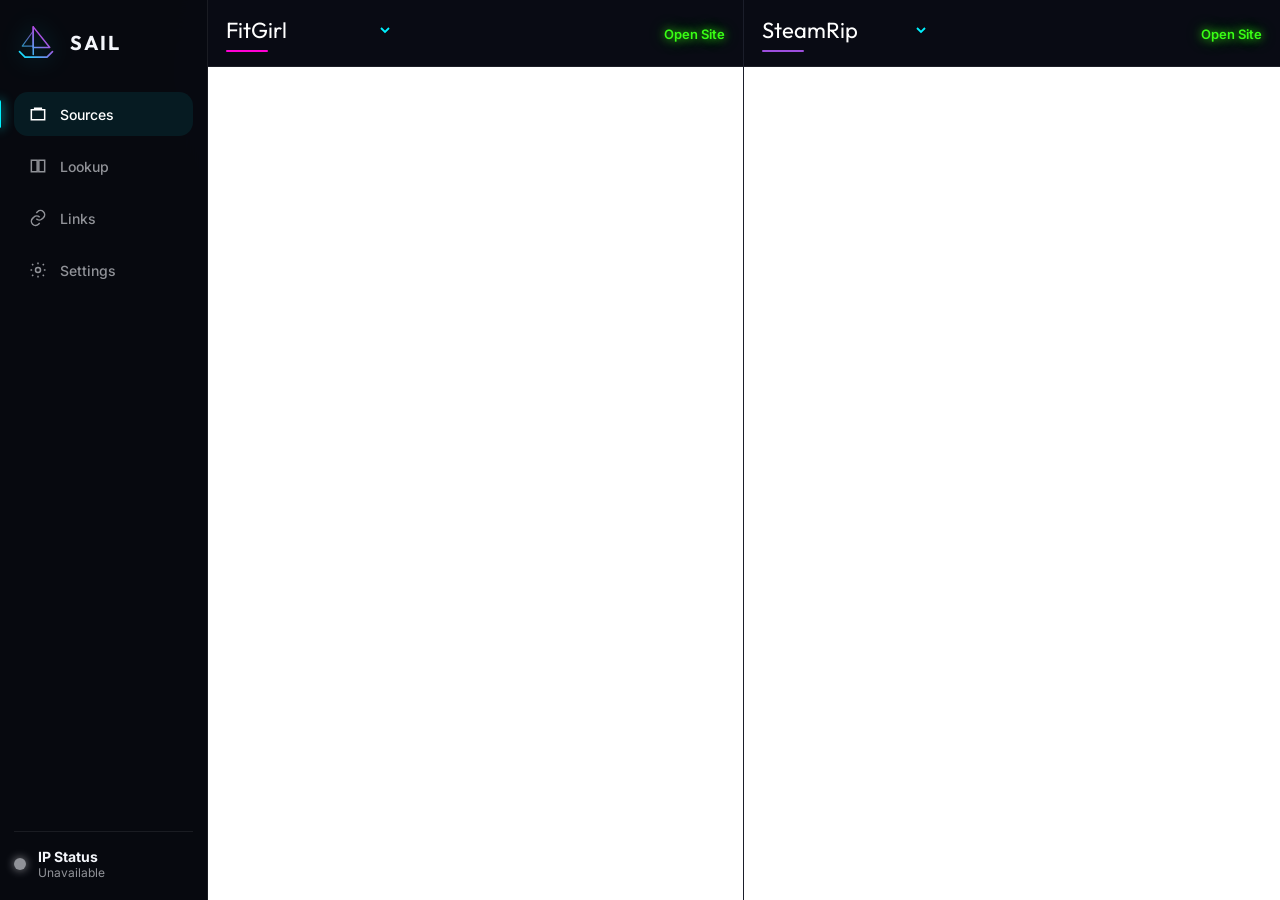
<file: index.html>
<!DOCTYPE html>
<html lang="en">
<head>
    <meta charset="UTF-8">
    <meta name="viewport" content="width=device-width, initial-scale=1.0">
    <title>Sail</title>
    <link rel="preconnect" href="https://fonts.googleapis.com">
    <link rel="preconnect" href="https://fonts.gstatic.com" crossorigin>
    <link href="https://fonts.googleapis.com/css2?family=Inter:wght@400;500;600;700&family=Outfit:wght@400;500;600;700&display=swap" rel="stylesheet">
    <link rel="stylesheet" href="css/sail.css">
</head>
<body>
    <div class="ambient" aria-hidden="true">
        <div class="orb orb-cyan"></div>
        <div class="orb orb-magenta"></div>
    </div>

    <div class="app">
        <aside class="sidebar">
            <div class="brand">
                <div class="logo" aria-hidden="true">
                    <svg viewBox="0 0 64 64" fill="none" xmlns="http://www.w3.org/2000/svg">
                        <defs>
                            <linearGradient id="sail-mark" x1="8" y1="56" x2="56" y2="8" gradientUnits="userSpaceOnUse">
                                <stop stop-color="#00f2ff"/>
                                <stop offset="1" stop-color="#ff00d4"/>
                            </linearGradient>
                        </defs>
                        <path d="M28 50 V10" stroke="url(#sail-mark)" stroke-width="2.2" stroke-linecap="round"/>
                        <path d="M28 10 L52 40 H28 Z" stroke="url(#sail-mark)" stroke-width="2.2" stroke-linejoin="round"/>
                        <path d="M28 16 L12 38 H28" stroke="url(#sail-mark)" stroke-width="1.7" stroke-linejoin="round" opacity="0.75"/>
                        <path d="M8 46 L16 54 H48 L56 46" stroke="url(#sail-mark)" stroke-width="2.4" stroke-linecap="round" stroke-linejoin="round"/>
                    </svg>
                </div>
                <strong>Sail</strong>
            </div>

            <nav class="nav" aria-label="Primary">
                <button class="nav-item is-active" data-view="sources" type="button">
                    <svg viewBox="0 0 24 24" fill="none" stroke="currentColor" stroke-width="1.8"><path d="M4 7h16v12H4z"/><path d="M8 7V5h8v2"/></svg>
                    <span>Sources</span>
                </button>
                <button class="nav-item" data-view="lookup" type="button">
                    <svg viewBox="0 0 24 24" fill="none" stroke="currentColor" stroke-width="1.8"><path d="M4 5h7v14H4zM13 5h7v14h-7z"/></svg>
                    <span>Lookup</span>
                </button>
                <button class="nav-item" data-view="links" type="button">
                    <svg viewBox="0 0 24 24" fill="none" stroke="currentColor" stroke-width="1.8"><path d="M10 13a5 5 0 0 0 7.07 0l1.42-1.41a5 5 0 0 0-7.07-7.08L10 5.93"/><path d="M14 11a5 5 0 0 0-7.07 0L5.5 12.42a5 5 0 0 0 7.07 7.07L14 18.07"/></svg>
                    <span>Links</span>
                </button>
                <button class="nav-item" data-view="settings" type="button">
                    <svg viewBox="0 0 24 24" fill="none" stroke="currentColor" stroke-width="1.8"><circle cx="12" cy="12" r="3"/><path d="M12 3v2M12 19v2M4.9 4.9l1.4 1.4M17.7 17.7l1.4 1.4M3 12h2M19 12h2M4.9 19.1l1.4-1.4M17.7 6.3l1.4-1.4"/></svg>
                    <span>Settings</span>
                </button>
            </nav>

            <button class="ip-monitor" id="ip-monitor" type="button" data-view="settings">
                <span class="ip-monitor-dot is-unknown" id="sidebar-ip-dot" aria-hidden="true"></span>
                <div>
                    <strong id="sidebar-ip-label">IP Status</strong>
                    <span id="sidebar-ip-value">Checking...</span>
                </div>
            </button>
        </aside>

        <div class="workspace is-sources">
            <header class="topbar">
                <div class="greeting">
                    <p id="greeting-text">Welcome aboard</p>
                    <span class="pulse-dot" aria-hidden="true"></span>
                </div>

                <div class="topbar-actions">
                    <button class="notify-btn" id="notify-btn" type="button" aria-label="IP status">
                        <svg viewBox="0 0 24 24" fill="none" stroke="currentColor" stroke-width="1.8"><path d="M6 9a6 6 0 1 1 12 0c0 7 2 7 2 9H4c0-2 2-2 2-9z"/><path d="M10 21h4"/></svg>
                        <span class="notify-dot" id="notify-dot" hidden></span>
                    </button>
                </div>
            </header>

            <main>
                <section class="view view-sources is-active" id="view-sources" data-view-panel="sources">
                    <article class="source-pane" data-source-side="left">
                        <div class="source-head">
                            <label class="source-picker">
                                <span class="visually-hidden">Left source</span>
                                <select id="source-left-select"></select>
                            </label>
                            <div class="source-actions">
                                <a id="source-left-open" href="https://fitgirl-repacks.site/" target="_blank" rel="noopener noreferrer" data-protected-link="true">Open Site</a>
                            </div>
                        </div>
                        <iframe id="source-left-frame" title="Left source" hidden></iframe>
                        <div class="source-fallback" id="source-left-fallback">
                            <strong id="source-left-name">FitGirl</strong>
                            <p>This catalog blocks embeds. Open it in a new tab to browse.</p>
                            <a class="btn-primary" id="source-left-launch" href="https://fitgirl-repacks.site/" target="_blank" rel="noopener noreferrer" data-protected-link="true">Open FitGirl</a>
                        </div>
                    </article>
                    <article class="source-pane" data-source-side="right">
                        <div class="source-head">
                            <label class="source-picker">
                                <span class="visually-hidden">Right source</span>
                                <select id="source-right-select"></select>
                            </label>
                            <div class="source-actions">
                                <a id="source-right-open" href="https://steamrip.com/" target="_blank" rel="noopener noreferrer" data-protected-link="true">Open Site</a>
                            </div>
                        </div>
                        <iframe id="source-right-frame" title="Right source" hidden></iframe>
                        <div class="source-fallback" id="source-right-fallback">
                            <strong id="source-right-name">SteamRip</strong>
                            <p>This catalog blocks embeds. Open it in a new tab to browse.</p>
                            <a class="btn-primary" id="source-right-launch" href="https://steamrip.com/" target="_blank" rel="noopener noreferrer" data-protected-link="true">Open SteamRip</a>
                        </div>
                    </article>
                </section>

                <section class="view view-lookup" id="view-lookup" data-view-panel="lookup" hidden>
                    <form class="lookup-search" id="lookup-search-form">
                        <label class="lookup-search-field">
                            <svg viewBox="0 0 24 24" fill="none" stroke="currentColor" stroke-width="1.8"><circle cx="11" cy="11" r="7"/><path d="m20 20-3.2-3.2"/></svg>
                            <input type="search" id="lookup-search-input" placeholder="Search RAWG and Hiz together" autocomplete="off">
                        </label>
                        <button type="submit" class="btn-primary">Search</button>
                    </form>
                    <article class="source-pane">
                        <div class="source-head">
                            <h2>RAWG</h2>
                            <div class="source-actions">
                                <a id="lookup-rawg-open" href="https://rawg.io/" target="_blank" rel="noopener noreferrer">Open Site</a>
                            </div>
                        </div>
                        <iframe id="lookup-rawg-frame" src="https://rawg.io/" title="RAWG"></iframe>
                    </article>
                    <article class="source-pane">
                        <div class="source-head">
                            <h2>HizSearch</h2>
                            <div class="source-actions">
                                <a id="lookup-hiz-open" href="https://hizsearch.pages.dev/" target="_blank" rel="noopener noreferrer">Open Site</a>
                            </div>
                        </div>
                        <iframe id="lookup-hiz-frame" src="https://hizsearch.pages.dev/" title="HizSearch"></iframe>
                    </article>
                </section>

                <section class="view" id="view-links" data-view-panel="links" hidden>
                    <div class="page-head">
                        <div>
                            <p class="kicker">Curated resources</p>
                            <h1>Links</h1>
                            <p>The same quick-access collections from the live Sail panel.</p>
                        </div>
                    </div>
                    <div class="links-grid" id="links-grid"></div>
                </section>

                <section class="view" id="view-settings" data-view-panel="settings" hidden>
                    <div class="page-head">
                        <div>
                            <p class="kicker">Workspace</p>
                            <h1>Settings</h1>
                            <p>Protected links stay monitored so flagged IPs do not open quietly.</p>
                        </div>
                    </div>
                    <div class="settings-grid">
                        <section class="card">
                            <p class="kicker">Live status</p>
                            <h2>Current IP</h2>
                            <p class="settings-copy">Sail checks your public IP on load and warns before opening protected sources if it matches the flagged list.</p>
                            <span class="ip-pill" id="settings-ip-pill">Checking...</span>
                        </section>
                        <section class="card">
                            <p class="kicker">Protection</p>
                            <h2>Exposed IP guard</h2>
                            <p class="settings-copy">When a flagged IP is detected, Sail asks before opening FitGirl, SteamRip, or any curated source marked as protected.</p>
                            <span class="ip-pill" id="settings-guard-pill">Waiting...</span>
                        </section>
                    </div>
                </section>
            </main>
        </div>
    </div>

    <div class="confirm-modal" id="confirm-modal" aria-hidden="true">
        <div class="confirm-modal-backdrop" id="confirm-modal-backdrop"></div>
        <div class="confirm-modal-dialog" role="dialog" aria-modal="true" aria-labelledby="confirm-modal-title">
            <h3 id="confirm-modal-title">Exposed IP detected</h3>
            <p class="confirm-modal-text" id="confirm-modal-text">Your IP is on the flagged list. Do you want to open this link anyway?</p>
            <div class="confirm-modal-actions">
                <button type="button" class="confirm-modal-button confirm-modal-cancel" id="confirm-modal-cancel">Cancel</button>
                <button type="button" class="confirm-modal-button confirm-modal-confirm" id="confirm-modal-confirm">Open Link</button>
            </div>
        </div>
    </div>

    <script src="js/sail.js"></script>
</body>
</html>
</file>
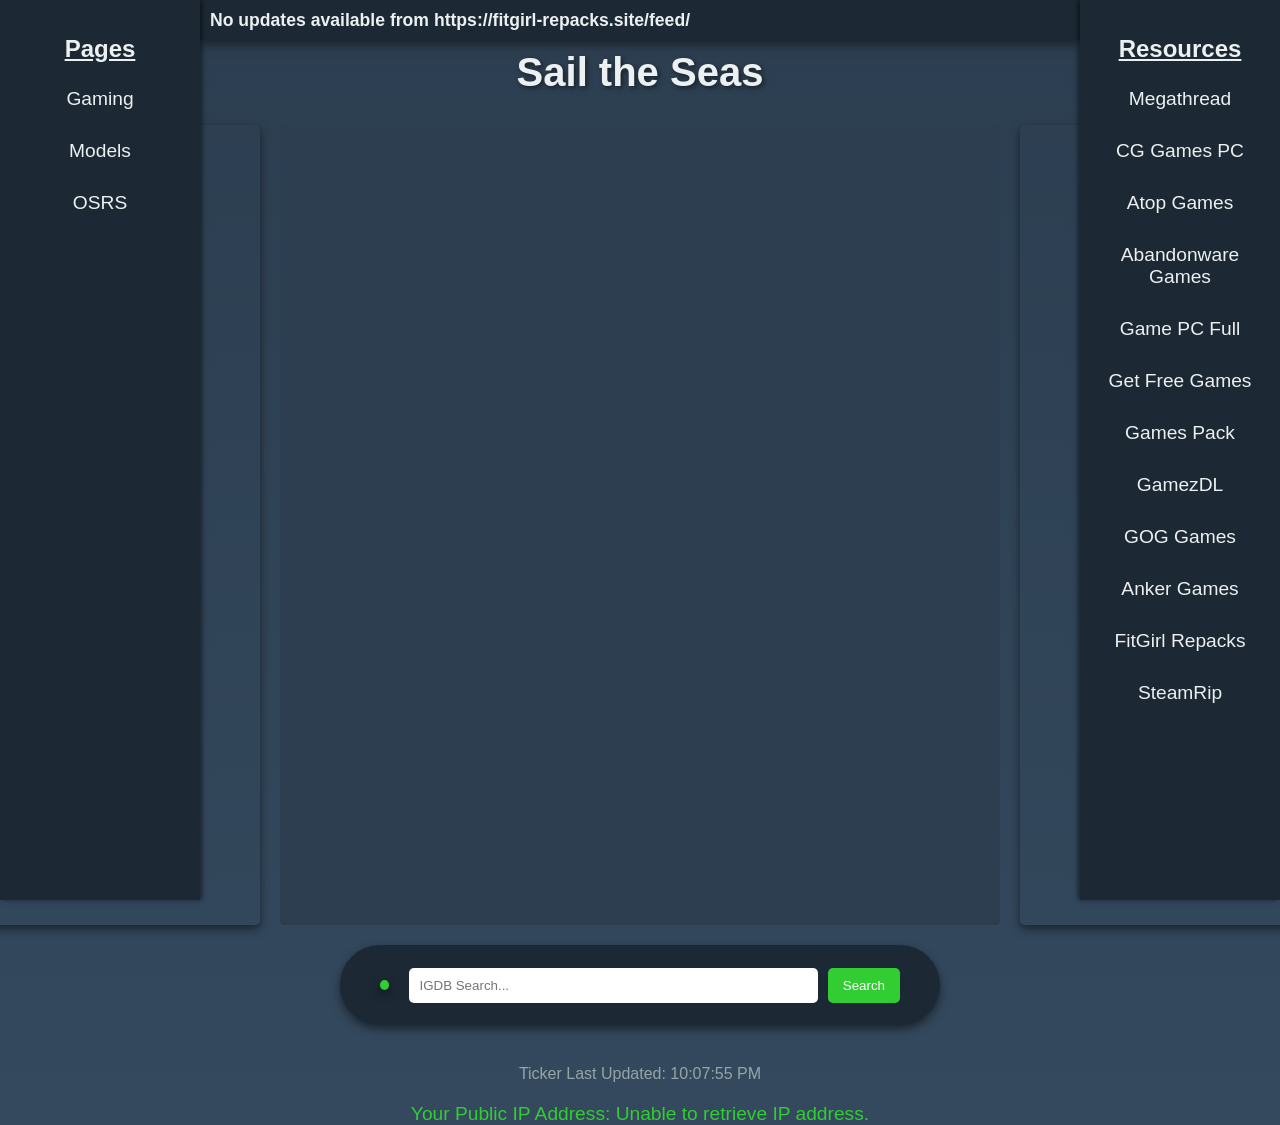
<file: Index.html>
<!DOCTYPE html>
<html lang="en">
<head>
    <meta charset="utf-8">
    <meta name="viewport" content="width=device-width, initial-scale=1.0">
    <title>Sail the Seas</title>
    <script async src="https://cse.google.com/cse.js?cx=504aebf388ba44084"></script>

    <style>
        /* General Reset */
        * {
            margin: 0;
            padding: 0;
            box-sizing: border-box;
        }

        /* Body Styles */
        body {
            font-family: 'Roboto', sans-serif;
            background: linear-gradient(to bottom, #2c3e50, #34495e);
            color: #ecf0f1;
            display: flex;
            flex-direction: column;
            align-items: center;
            justify-content: flex-start;
            min-height: 100vh;
            padding: 20px;
			margin: 0;
            padding: 0;
        }

        /* Header Styles */
		h1 {
			font-size: 2.5rem;
			margin-bottom: 10px;
			margin-top: 50px;
			text-shadow: 2px 2px 5px rgba(0, 0, 0, 0.5);
			text-align: center; /* Center the header text */
		}



        .iframe-grid {
            display: flex;
            gap: 20px;
            justify-content: center;
            flex-wrap: nowrap; /* Ensure everything stays in a single row */
            margin-top: 20px;
            max-width: 100%;
        }

        .iframe-container {
            display: flex;
            flex-direction: column;
            align-items: center;
            width: 720px; /* Ensure consistent box width */
        }

		.iframe-container iframe {
			width: 100%;
			height: 800px;
			border: none;
			border-radius: 5px;
			box-shadow: 0 4px 10px rgba(0, 0, 0, 0.5);
		}

		footer p {
			text-align: center; /* Center the footer text */
			margin-top: 20px; /* Add spacing above for better alignment */
			font-size: 1rem; /* Adjust font size for readability */
			color: #95a5a6; /* Optional: Subtle color for footer text */
		}
		
		
		/* Left Menu Styling */
		.left-menu {
			position: fixed;
			top: 0;
			left: 0;
			height: 100%;
			width: 200px;
			background: #1c2833;
			padding-top: 20px;
			box-shadow: 2px 0 5px rgba(0, 0, 0, 0.5);
			z-index: 1000;
			overflow-y: auto;
		}

		.left-menu ul {
			list-style-type: none;
			padding: 0;
		}

		.left-menu ul li {
			margin: 10px 0;
			text-align: center;
		}

		.left-menu ul li a {
			text-decoration: none;
			color: #ecf0f1;
			font-size: 1.2rem;
			display: block;
			padding: 10px 20px;
			transition: background-color 0.3s, color 0.3s;
			border-radius: 5px;
		}

		.left-menu ul li a:hover {
			background-color: limegreen;
			color: #fff;
		}

		/* Offset content to make room for the menu */
		header, main, footer {
			margin-left: 220px; /* Matches the menu width + some padding */
		}
		
		
		/* Right Menu Styling (Matching Left Menu) */
		.right-menu {
			position: fixed;
			top: 0;
			right: 0;
			height: 100%;
			width: 200px;
			background: #1c2833;
			padding-top: 20px;
			box-shadow: -2px 0 5px rgba(0, 0, 0, 0.5);
			z-index: 1000;
			overflow-y: auto;
		}

		.right-menu ul {
			list-style-type: none;
			padding: 0;
		}

		.right-menu ul li {
			margin: 10px 0;
			text-align: center;
		}

		.right-menu ul li a {
			text-decoration: none;
			color: #ecf0f1;
			font-size: 1.2rem;
			display: block;
			padding: 10px 20px;
			transition: background-color 0.3s, color 0.3s;
			border-radius: 5px;
		}

		.right-menu ul li a:hover {
			background-color: limegreen;
			color: #fff;
		}

		/* Offset content to make room for the menus */
		header, main, footer {
			margin-left: 220px; /* Matches the left menu width + some padding */
			margin-right: 220px; /* Matches the right menu width + some padding */
		}

		/* Offset content to make room for the menus */
		header, main, footer {
			margin-left: 220px; /* Matches the left menu width + some padding */
			margin-right: 220px; /* Matches the right menu width + some padding */
		}
		
		
		
		
		
		/* Master Ticker Styling */
        .master-ticker {
            position: fixed;
            top: 0;
            left: 200px; /* Starts after the left menu */
            right: 200px; /* Ends before the right menu */
            height: 40px;
            background: #1c2833;
            color: #ecf0f1;
            display: flex;
            align-items: center;
            overflow: hidden;
            white-space: nowrap;
            box-shadow: 0 4px 10px rgba(0, 0, 0, 0.5);
            z-index: 1000;
            padding: 0 10px;
        }

        .master-ticker .news-items {
            display: inline-block;
            animation: scroll-master-ticker 150s linear infinite;
        }

        .master-ticker .news-item {
            display: inline;
            margin-right: 500px;
            font-weight: bold;
			font-size: 1.1rem; /* Adjust for better readability */
        }
		
		.master-ticker .news-item a {
			font-weight: bold; /* Make the text bold */
			color: limegreen; /* Set the text color to lime green */
			text-decoration: none; /* Remove underline */
		}

		.master-ticker .news-item a:hover {
			text-decoration: underline; /* Add underline on hover for better user interaction */
		}
		
		/* Pause animation on hover */
		.master-ticker .news-items:hover {
			animation-play-state: paused; /* Pause the scrolling animation */
		}
		
        @keyframes scroll-master-ticker {
			from {
				transform: translateX(10%); /* Start closer to being visible */
			}
			to {
				transform: translateX(-100%); /* Scroll completely off-screen */
			}
        }	





		button:hover {
			background-color: #16a085;
		}

		.game-info {
			margin-top: 20px;
			padding: 10px;
			background: #2c3e50;
			border-radius: 10px;
			box-shadow: 0 4px 10px rgba(0, 0, 0, 0.5);
			color: #ecf0f1;
			text-align: left;
			max-width: 600px;
		}	
	

		/* Search Container */
		.search-container {
			display: flex; /* Use Flexbox for alignment */
			justify-content: center; /* Center horizontally */
			align-items: center; /* Center vertically */
			background: #1c2833;
			border-radius: 100px;
			box-shadow: 0 4px 10px rgba(0, 0, 0, 0.5);
			padding: 40px;
			max-width: 600px;
			width: 600px;
			height: 50px;
			margin: 20px auto; /* Center the container itself */
		}

		/* Input Field and Button Styling */
		#igdb-search, #search-input {
			padding: 10px;
			flex-grow: 1; /* Allow the input to grow */
			border: none;
			border-radius: 5px;
			margin-right: 10px;
		}

		button {
			padding: 10px 15px;
			background-color: limegreen;
			color: white;
			border: none;
			border-radius: 5px;
			cursor: pointer;
		}

		button:hover {
			background-color: #16a085;
		}

		/* Ensure Form Alignment */
		form {
			display: flex; /* Use Flexbox for form elements */
			justify-content: center; /* Center elements horizontally */
			align-items: center; /* Center elements vertically */
			width: 100%; /* Let the form take full width of the container */
		}
		
		#steamrip-box {
			overflow-y: auto; /* Enable vertical scrolling if content overflows */
			overflow-x: hidden; /* Prevent horizontal scrolling */
			max-height: 800px; /* Limit the height */
			height: 100%; /* Ensure it expands if needed */
			width: 100%; /* Match the width of the parent container */
			padding: 0; /* Remove padding */
			margin: 0; /* Remove margin */
			box-sizing: border-box; /* Include padding in size */
			background-color: #1c2833; /* Background for empty state */
			border-radius: 5px; /* Keep consistent rounding */
		}

		#steamrip-box iframe {
			width: 100%; /* Ensure the iframe fills the width */
			height: 100%; /* Ensure the iframe fills the height */
			border: none; /* Remove iframe borders */
			border-radius: 5px; /* Match the box's rounded corners */
		}
				
		#steamrip-box img {
			max-width: 100%; /* Scale images down to fit the container */
			height: auto; /* Maintain aspect ratio */
		}
		#steamrip-box p {
			word-wrap: break-word; /* Wrap text to the next line */
		}

		#reset-steamrip {
			background-color: limegreen;
			color: white;
			border: none;
			border-radius: 50%; /* Ensures it stays circular */
			width: 10px; /* Equal width */
			height: 10px; /* Equal height */
			font-size: 0.9rem; /* Font size adjusted for smaller button */
			cursor: pointer;
			margin-right: 20px; /* Space between the button and search bar */
			display: inline-flex; /* Use inline-flex for better behavior */
			align-items: center; /* Center content vertically */
			justify-content: center; /* Center content horizontally */
			box-shadow: 0 4px 10px rgba(0, 0, 0, 0.5); /* Add some shadow for aesthetics */
			padding: 0; /* Remove any padding that could distort dimensions */
		}

		#reset-steamrip:hover {
			background-color: #16a085; /* Slightly darker green for hover effect */
		}


		

	
</style>



<script>



    async function fetchRSS(url) {
        try {
            const response = await fetch(`https://api.rss2json.com/v1/api.json?rss_url=${url}`);
            if (!response.ok) throw new Error(`HTTP error! status: ${response.status}`);
            const data = await response.json();
            return data.items.map(item => `<span class="news-item"><a href="${item.link}" target="_blank">${item.title}</a></span>`).join('');
        } catch (error) {
            console.warn(`Failed to fetch RSS feed from ${url}:`, error);
            return `<span class="news-item">No updates available from ${url}</span>`;
        }
    }

    async function loadMasterTicker() {
        console.log("Loading master ticker...");
        const feeds = [
            'https://fitgirl-repacks.site/feed/',
            'https://gog-games.to/rss'
        ];
        const tickerContainer = document.getElementById('master-news-items');
        let allNews = '';

        for (const feed of feeds) {
            console.log(`Fetching feed: ${feed}`);
            allNews += await fetchRSS(feed);
        }

        tickerContainer.innerHTML = allNews + allNews; // Duplicate for seamless scrolling
        console.log("Master ticker loaded.");
    }

    function updateTimestamp() {
        const timestamp = new Date().toLocaleTimeString();
        document.getElementById('last-updated-time').textContent = timestamp;
    }

    window.onload = () => {
		fetchIPAddress();
        loadMasterTicker();
        updateTimestamp();
        setInterval(() => {
            loadMasterTicker();
            updateTimestamp();
        }, 300000); // Refresh every 5 minutes
    };
	
	
	
	<!-- Game Search IGDB --> <!-- d71c1b0acf864d5aa28d292ff7c9f86b -->
	async function searchGame(event) {
		event.preventDefault();
		const gameName = document.getElementById('igdb-search').value;

		// RAWG API Endpoint and Key
		const apiKey = "d71c1b0acf864d5aa28d292ff7c9f86b"; // Your API key
		const apiEndpoint = `https://api.rawg.io/api/games?search=${encodeURIComponent(
			gameName
		)}&key=${apiKey}`;

		try {
			// Fetch game data from RAWG
			const response = await fetch(apiEndpoint);
			const data = await response.json();

			// Get the SteamRip box container
			const steamRipBox = document.getElementById('steamrip-box');

			// Check if games are found
			if (data.results && data.results.length > 0) {
				const game = data.results[0]; // Use the first result for now

				// Fetch detailed game info to get the full description and screenshots
				const gameDetailsEndpoint = `https://api.rawg.io/api/games/${game.id}?key=${apiKey}`;
				const gameDetailsResponse = await fetch(gameDetailsEndpoint);
				const gameDetails = await gameDetailsResponse.json();

				// Fetch screenshots
				const screenshotsEndpoint = `https://api.rawg.io/api/games/${game.id}/screenshots?key=${apiKey}`;
				const screenshotsResponse = await fetch(screenshotsEndpoint);
				const screenshotsData = await screenshotsResponse.json();

				const screenshots = screenshotsData.results || [];

				// Replace the SteamRip box content with the game information
				steamRipBox.style.backgroundColor = "#1c2833";
				steamRipBox.innerHTML = `
					<div style="padding: 20px; text-align: center; color: #ecf0f1;">
						<h3 style="margin-bottom: 10px;">${game.name}</h3>
						<img id="main-image" src="${game.background_image}" 
							 alt="${game.name}" 
							 style="width:100%; max-height:300px; object-fit:cover; border-radius: 5px; margin-bottom: 5px;" />
						<div id="gallery" style="display: flex; justify-content: center; flex-wrap: wrap; margin-top: 5px;">
							${screenshots
								.slice(0, 5)
								.map(
									(screenshot) =>
										`<img src="${screenshot.image}" 
											  alt="Screenshot" 
											  onclick="swapImage('${screenshot.image}')"
											  style="width: 100px; height: auto; margin: 5px; border-radius: 5px; cursor: pointer;" />`
								)
								.join("")}
						</div>
						<p style="margin-bottom: 10px;"><strong>Release Date:</strong> ${game.released || 'N/A'}</p>
						<p style="margin-bottom: 20px;"><strong>About:</strong> ${
							gameDetails.description_raw || "No description available."
						}</p>
						<a href="https://rawg.io/games/${game.slug}" 
						   target="_blank" 
						   style="color: limegreen; text-decoration: none; font-weight: bold; margin-top: 20px; display: inline-block;">
							See More
						</a>
					</div>
				`;
			} else {
				// Display a no results message
				steamRipBox.innerHTML = `
					<div style="padding: 20px; text-align: center; color: #ecf0f1;">
						<p>No games found. Try another search.</p>
					</div>
				`;
			}
		} catch (error) {
			console.error("Error fetching game data:", error);
			document.getElementById("steamrip-box").innerHTML = `
				<div style="padding: 20px; text-align: center; color: #ecf0f1;">
					<p>Error fetching game data. Please try again later.</p>
				</div>
			`;
		}
	}

	// Function to swap the main image with the clicked gallery image
	function swapImage(newImageUrl) {
		const mainImage = document.getElementById('main-image');
		mainImage.src = newImageUrl;
	}


	function showSection(sectionId) {
		const sections = document.querySelectorAll('main > div');
		sections.forEach(section => {
			if (section.id === sectionId) {
				section.style.display = 'flex';
			} else {
				section.style.display = 'none';
			}
		});
	}




	function resetSteamRip() {
		const steamRipBox = document.getElementById('steamrip-box');
		steamRipBox.innerHTML = `
			<iframe src="https://steamrip.com/" 
					title="SteamRip Updates" 
					style="width: 100%; height: 100%; border: none; border-radius: 5px;">
			</iframe>
		`;
		steamRipBox.style.overflowY = 'hidden'; // Reset overflow behavior
	}


	function refreshIframe(iframeId) {
    const iframe = document.getElementById(iframeId);
    if (iframe) {
        const src = iframe.src; // Get the current source
        iframe.src = ""; // Clear the source temporarily
        setTimeout(() => {
            iframe.src = src; // Reload the original source
        }, 50); // Slight delay to ensure refresh
    } else {
        console.error(`Iframe with ID "${iframeId}" not found.`);
    }
	}

	function showSection(sectionId) {
		// Hide all sections
		const sections = document.querySelectorAll('main > div');
		sections.forEach(section => {
			section.style.display = 'none';
		});

		// Show the selected section
		const selectedSection = document.getElementById(sectionId);
		if (selectedSection) {
			selectedSection.style.display = 'flex'; // Use flex to respect your iframe grid styling
		}
	}	
	
	<!-- Password Lock -->
	function unlockSection(sectionId, correctPassword) {
		// Prompt the user for a password
		const enteredPassword = prompt("Enter the password to access this section:");

		// Check if the password matches
		if (enteredPassword === correctPassword) {
			// If correct, show the section
			showSection(sectionId);
		} else if (enteredPassword !== null) {
			// If incorrect, show an alert (only if they didn't cancel)
			alert("Password Incorrect.");
		}
	}
	
	
	<!-- IP Fetcher -->
	async function fetchIPAddress() {
		try {
			const response = await fetch('https://api.ipify.org?format=json');
			const data = await response.json();
			document.getElementById('ip-address').textContent = data.ip;
		} catch (error) {
			console.error('Error fetching IP address:', error);
			document.getElementById('ip-address').textContent = 'Unable to retrieve IP address.';
		}
	}
	
	
	<!-- Page Scaling -->
	function scalePage() {
            const screenWidth = window.innerWidth;
            const screenHeight = window.innerHeight;

            // Adjust scale based on screen resolution
            let scale = 1;
            if (screenWidth >= 2560 && screenHeight >= 1440) {
                scale = 0.6; // Scale to 60% for 2560x1440 resolution
            } else if (screenWidth >= 1920 && screenHeight >= 1080) {
                scale = 0.8; // Scale to 80% for 1920x1080 resolution
            }

            // Apply scaling
            document.body.style.transform = `scale(${scale})`;

            // Adjust the body to prevent layout issues due to scaling
            document.body.style.transformOrigin = 'top left'; // Ensure scaling starts from top-left corner
            document.body.style.width = `${100 / scale}%`;
            document.body.style.height = `${100 / scale}%`;
    }

</script>
</head>

<body>
    <!-- Master Ticker -->
    <div class="master-ticker">
        <div class="news-items" id="master-news-items">
            <!-- Dynamic news will load here -->
        </div>
    </div>
    
    <!-- Left Menu -->
	<div class="left-menu">
		<ul>
			<li><h2 style="font-weight: bold; text-decoration: underline; padding: 5px;">Pages</h2></li>
			<li><a href="#gaming" onclick="showSection('gaming-section')">Gaming</a></li>
			<li>
				<a href="#models" onclick="unlockSection('models-section', '0422')">Models</a>
			</li>
			<li><a href="#utility" onclick="showSection('utility-section')">OSRS</a></li>
		</ul>
	</div>
	
	
	<!-- Right Menu -->
	<div class="right-menu">
			<ul><li><h2 style="font-weight: bold; text-decoration: underline; padding: 5px;">Resources</h2></li>
			<li><a href="https://www.reddit.com/r/Piracy/wiki/megathread" target="_blank">Megathread</a></li>
			<li><a href="https://www.cg-gamespc.com/" target="_blank">CG Games PC</a></li>
			<li><a href="https://atopgames.com/" target="_blank">Atop Games</a></li>
			<li><a href="https://abandonwaregames.net/" target="_blank">Abandonware Games</a></li>
			<li><a href="https://gamepcfull.com/" target="_blank">Game PC Full</a></li>
			<li><a href="https://getfreegames.net/" target="_blank">Get Free Games</a></li>
			<li><a href="https://www.gamespack.net/" target="_blank">Games Pack</a></li>
			<li><a href="https://www.gamezdl.cc/" target="_blank">GamezDL</a></li>
			<li><a href="https://www.gog-games.to/" target="_blank">GOG Games</a></li>
			<li><a href="https://www.ankergames.net/" target="_blank">Anker Games</a></li>
			<li><a href="https://fitgirl-repacks.site/" target="_blank">FitGirl Repacks</a></li>
			<li><a href="https://www.steamrip.com/" target="_blank">SteamRip</a></li>
		</ul>
	</div>
	
	
	<!-- Header Chunk Title and Search -->
    <header>
        <h1>Sail the Seas</h1>
		<div class="gcse-search" ></div>
    </header>
	
	<!-- Body Blocks -->
    <main>
        <!-- Gaming Section -->
		<div id="gaming-section" class="iframe-grid">
		
			<!-- Fitgirl Box -->
			<div class="iframe-container">
				<iframe src="https://fitgirl-repacks.site/" title="FitGirl Repacks"></iframe>
			</div>
			
			<!-- SteamRip Box -->
			<div class="iframe-container">
				<!-- Replace this iframe dynamically -->
				<div id="steamrip-box" style="width: 100%; height: 800px; background: #2c3e50; border-radius: 5px;">
					<iframe src="https://steamrip.com/" title="SteamRip Updates" style="width: 100%; height: 100%; border: none;"></iframe>
				</div>
				<div class="search-container">
					<button id="reset-steamrip" onclick="resetSteamRip()"></button>
					<form id="igdb-search-form" onsubmit="searchGame(event)">
						<input type="text" id="igdb-search" placeholder="IGDB Search..." required />
						<button type="submit">Search</button>
					</form>
				</div>
			</div>
			
			<!-- GoG Box -->
			<div class="iframe-container">
				<iframe src="https://gog-games.to/new" title="GOG Games Updates"></iframe>
			</div>  
			
		</div>



		<!-- Models Section -->
		<div id="models-section" class="iframe-grid" style="display: none;">
			<div class="iframe-container">
				<iframe src="https://www.elitebabes.com/random/?sort=gallery" title="ModelGallery1"></iframe>
			</div>
			<div class="iframe-container">
				<iframe src="https://www.elitebabes.com/random/?sort=gallery" title="ModelGallery2"></iframe>
			</div>
			<div class="iframe-container">
				<iframe src="https://www.elitebabes.com/random/?sort=gallery" title="ModelGallery3"></iframe>
			</div>
		</div>

		<!-- Utility Section -->
		<div id="utility-section" class="iframe-grid" style="display: none;">
			<div class="iframe-container">
				<iframe id="utility1" src="https://prices.runescape.wiki/osrs/all-items" title="All Items"></iframe>
			</div>
			<div class="iframe-container">
				<iframe id="utility2" src="https://prices.runescape.wiki/osrs/item/11256" title="Dragon Imp"></iframe>
			</div>
			<div class="iframe-container">
				<iframe id="utility3" src="https://www.osrs.exchange/" title="OSRS Exchange"></iframe>
			</div>
		</div>
    </main>

	
	<!-- Footer -->
    <footer>
		<p class="last-updated">Ticker Last Updated: <span id="last-updated-time"></span></p> 
		<!-- IP Data-->
		<div id="ip-address-container" style="margin-top: 20px; color: limegreen; font-size: 1.2rem;">
			Your Public IP Address: <span id="ip-address">Loading...</span>
		</div>
    </footer>
	
	


</body>
    

</html>
</file>
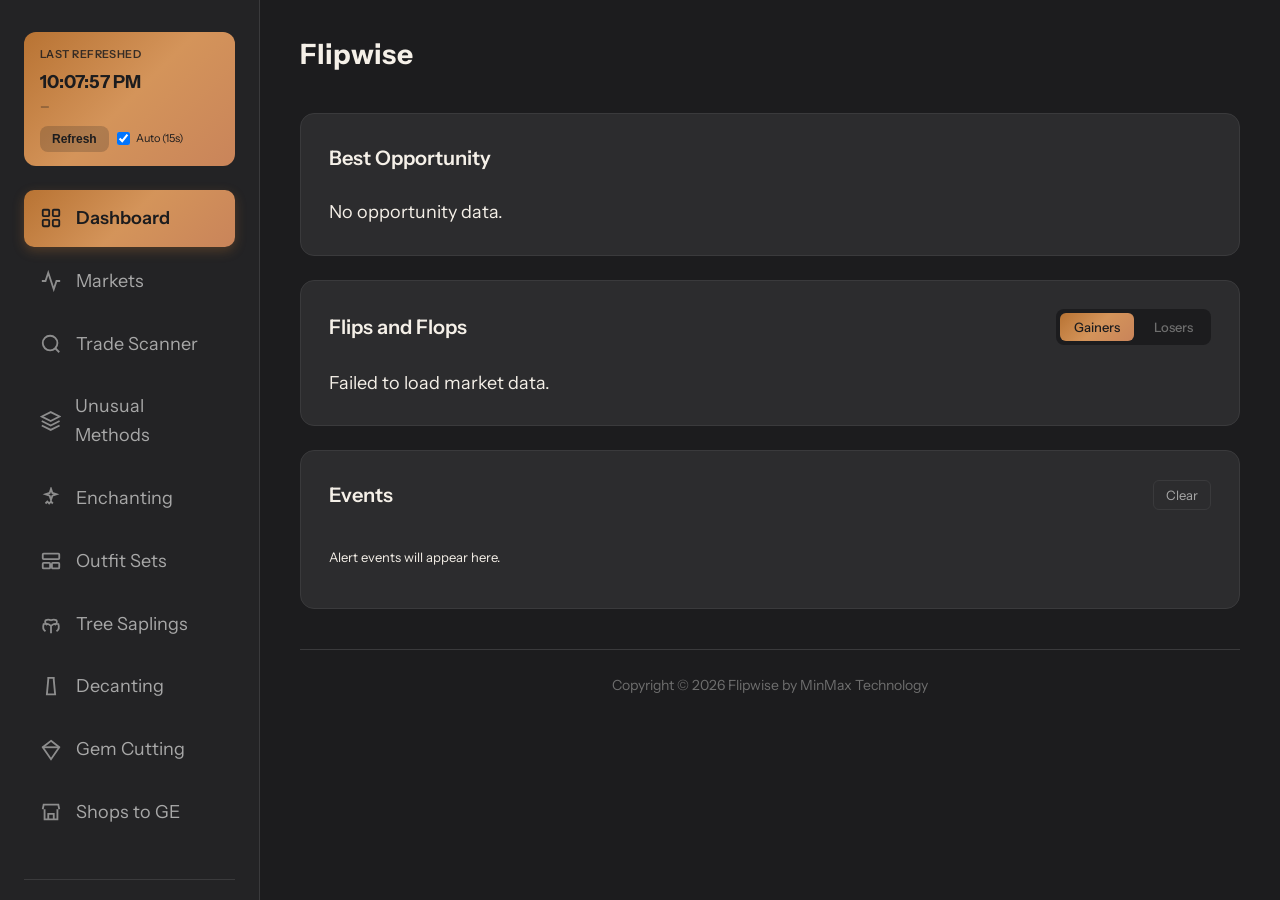
<file: sail-tools/index.html>
<!DOCTYPE html>
<html lang="en" data-theme="copper" data-mode="dark">
<head>
    <meta charset="UTF-8">
    <meta name="viewport" content="width=device-width, initial-scale=1.0">
    <title>Flipwise</title>
    <script>
        (function() {
            try {
                var p = localStorage.getItem('themePalette') || 'copper';
                var m = localStorage.getItem('themeMode') || localStorage.getItem('theme') || 'dark';
                document.documentElement.setAttribute('data-theme', p);
                document.documentElement.setAttribute('data-mode', m);
            } catch (e) {}
        })();
    </script>
    <link rel="preconnect" href="https://fonts.googleapis.com">
    <link rel="preconnect" href="https://fonts.gstatic.com" crossorigin>
    <link href="https://fonts.googleapis.com/css2?family=Instrument+Sans:wght@400;500;600;700&display=swap" rel="stylesheet">
    <link rel="stylesheet" href="css/flipwise-theme.css">
    <link rel="stylesheet" href="css/flipwise-themes.css">
    <link rel="stylesheet" href="css/flipwise-dashboard.css">
    <!--

Flipwise dashboard shell

-->
</head>
<body>
    <!-- Mobile Menu Toggle -->
    <button class="mobile-menu-toggle" id="mobileMenuToggle" aria-label="Toggle menu">
        <div class="hamburger">
            <span></span>
            <span></span>
            <span></span>
        </div>
    </button>

    <!-- Sidebar Overlay -->
    <div class="sidebar-overlay" id="sidebarOverlay"></div>

    <div class="dashboard">
        <!-- Sidebar -->
        <aside class="sidebar" id="sidebar">
            <div class="sidebar-time">
                <div class="sidebar-time-label">Last refreshed</div>
                <div class="sidebar-time-clock" id="refresh-clock">—</div>
                <div class="sidebar-time-sub" id="refresh-last">—</div>
                <div class="sidebar-time-actions">
                    <button type="button" class="sidebar-time-btn" id="refresh-btn" title="Refresh">Refresh</button>
                    <label class="sidebar-time-auto">
                        <input type="checkbox" id="auto-refresh-checkbox" checked>
                        <span>Auto (15s)</span>
                    </label>
                </div>
            </div>

            <nav class="nav-section">
                <a href="index.html" class="nav-item active">
                    <svg class="nav-icon" viewBox="0 0 24 24" fill="none" stroke="currentColor" stroke-width="2">
                        <rect x="3" y="3" width="7" height="7" rx="1"/>
                        <rect x="14" y="3" width="7" height="7" rx="1"/>
                        <rect x="3" y="14" width="7" height="7" rx="1"/>
                        <rect x="14" y="14" width="7" height="7" rx="1"/>
                    </svg>
                    Dashboard
                </a>
                <a href="markets.html" class="nav-item">
                    <svg class="nav-icon" viewBox="0 0 24 24" fill="none" stroke="currentColor" stroke-width="2">
                        <polyline points="22 12 18 12 15 21 9 3 6 12 2 12"/>
                    </svg>
                    Markets
                </a>
                <a href="scanner.html" class="nav-item">
                    <svg class="nav-icon" viewBox="0 0 24 24" fill="none" stroke="currentColor" stroke-width="2">
                        <circle cx="11" cy="11" r="8"/><line x1="21" y1="21" x2="16.65" y2="16.65"/>
                    </svg>
                    Trade Scanner
                </a>
                <a href="money-makers.html" class="nav-item">
                    <svg class="nav-icon" viewBox="0 0 24 24" fill="none" stroke="currentColor" stroke-width="2">
                        <path d="M12 2L2 7l10 5 10-5-10-5z"/><path d="M2 17l10 5 10-5"/><path d="M2 12l10 5 10-5"/>
                    </svg>
                    Unusual Methods
                </a>
                <a href="enchanting.html" class="nav-item">
                    <svg class="nav-icon" viewBox="0 0 24 24" fill="none" stroke="currentColor" stroke-width="2">
                        <path d="M12 2l1.5 4.5L18 8l-4.5 1.5L12 14l-1.5-4.5L6 8l4.5-1.5L12 2z"/><path d="M6 18l2-2 2 2 2-2 2 2"/>
                    </svg>
                    Enchanting
                </a>
                <a href="outfit-sets.html" class="nav-item">
                    <svg class="nav-icon" viewBox="0 0 24 24" fill="none" stroke="currentColor" stroke-width="2">
                        <rect x="3" y="4" width="18" height="6" rx="1"/><rect x="3" y="14" width="8" height="6" rx="1"/><rect x="13" y="14" width="8" height="6" rx="1"/>
                    </svg>
                    Outfit Sets
                </a>
                <a href="tree-saplings.html" class="nav-item">
                    <svg class="nav-icon" viewBox="0 0 24 24" fill="none" stroke="currentColor" stroke-width="2">
                        <path d="M12 22v-8M12 14c-2-2-5-3-8-2-1 3-1 6 2 8M12 14c2-2 5-3 8-2 1 3 1 6-2 8M12 8c-2-1-4-1-6 0-1 2 0 4 2 5M12 8c2-1 4-1 6 0 1 2 0 4-2 5"/>
                    </svg>
                    Tree Saplings
                </a>
                <a href="decanting.html" class="nav-item">
                    <svg class="nav-icon" viewBox="0 0 24 24" fill="none" stroke="currentColor" stroke-width="2">
                        <path d="M9 2h6v2l1.5 16h-9L9 4V2z"/>
                    </svg>
                    Decanting
                </a>
                <a href="gem-cutting.html" class="nav-item">
                    <svg class="nav-icon" viewBox="0 0 24 24" fill="none" stroke="currentColor" stroke-width="2">
                        <path d="M12 2l9 7-9 13L3 9l9-7z"/>
                        <path d="M3 9h18"/>
                    </svg>
                    Gem Cutting
                </a>
                <a href="shops-to-ge.html" class="nav-item">
                    <svg class="nav-icon" viewBox="0 0 24 24" fill="none" stroke="currentColor" stroke-width="2">
                        <path d="M3 9l1-5h16l1 5"></path>
                        <path d="M5 9v11h14V9"></path>
                        <path d="M9 20v-6h6v6"></path>
                    </svg>
                    Shops to GE
                </a>
            </nav>

            <div class="sidebar-footer">
                <div class="theme-toggle">
                    <div class="theme-toggle-label">
                        <svg width="22" height="22" viewBox="0 0 24 24" fill="none" stroke="currentColor" stroke-width="2">
                            <circle cx="12" cy="12" r="5"/>
                            <line x1="12" y1="1" x2="12" y2="3"/>
                            <line x1="12" y1="21" x2="12" y2="23"/>
                            <line x1="4.22" y1="4.22" x2="5.64" y2="5.64"/>
                            <line x1="18.36" y1="18.36" x2="19.78" y2="19.78"/>
                            <line x1="1" y1="12" x2="3" y2="12"/>
                            <line x1="21" y1="12" x2="23" y2="12"/>
                            <line x1="4.22" y1="19.78" x2="5.64" y2="18.36"/>
                            <line x1="18.36" y1="5.64" x2="19.78" y2="4.22"/>
                        </svg>
                        <span class="theme-toggle-mode-text">Light Mode</span>
                    </div>
                    <div class="theme-switch" id="themeSwitch"></div>
                </div>
                <a href="preferences.html" class="sidebar-settings-link">
                    <svg viewBox="0 0 24 24" fill="none" stroke="currentColor" stroke-width="2">
                        <circle cx="12" cy="12" r="3"></circle>
                        <path d="M19.4 15a1.65 1.65 0 0 0 .33 1.82l.06.06a2 2 0 1 1-2.83 2.83l-.06-.06A1.65 1.65 0 0 0 15 19.4a1.65 1.65 0 0 0-1 .6 1.65 1.65 0 0 0-.33 1V21a2 2 0 1 1-4 0v-.09A1.65 1.65 0 0 0 9 19.4a1.65 1.65 0 0 0-1-.6 1.65 1.65 0 0 0-1.82.33l-.06.06a2 2 0 1 1-2.83-2.83l.06-.06A1.65 1.65 0 0 0 4.6 15a1.65 1.65 0 0 0-.6-1 1.65 1.65 0 0 0-1-.33H3a2 2 0 1 1 0-4h.09A1.65 1.65 0 0 0 4.6 9a1.65 1.65 0 0 0 .6-1 1.65 1.65 0 0 0-.33-1.82l-.06-.06a2 2 0 1 1 2.83-2.83l.06.06A1.65 1.65 0 0 0 9 4.6a1.65 1.65 0 0 0 1-.6 1.65 1.65 0 0 0 .33-1V3a2 2 0 1 1 4 0v.09A1.65 1.65 0 0 0 15 4.6a1.65 1.65 0 0 0 1 .6 1.65 1.65 0 0 0 1.82-.33l.06-.06a2 2 0 1 1 2.83 2.83l-.06.06A1.65 1.65 0 0 0 19.4 9c.14.32.2.66.2 1s-.06.68-.2 1z"></path>
                    </svg>
                    Preferences
                </a>
            </div>
        </aside>

        <!-- Main Content -->
        <main class="main-content">
            <!-- Header -->
            <div class="header">
                <div class="header-left">
                    <h1>Flipwise</h1>
                </div>
            </div>

            <!-- Content Wrapper: Best Op | Flips/Flops -->
            <div class="content-wrapper dashboard-main-row">
                <!-- Best Opportunity -->
                <div class="card transactions-card" id="bestOpportunityCard">
                    <div class="card-header">
                        <h2 class="card-title">Best Opportunity</h2>
                    </div>
                    <div class="transactions-list" id="bestOpportunityList">
                        <div class="best-opportunity-placeholder text-muted">Loading…</div>
                    </div>
                </div>

                <!-- Flips and Flops -->
                <div class="card movers-card">
                    <div class="card-header">
                        <h2 class="card-title">Flips and Flops</h2>
                        <div class="movers-tabs">
                            <button class="movers-tab active">Gainers</button>
                            <button class="movers-tab">Losers</button>
                        </div>
                    </div>
                    <div class="movers-list" id="moversList">
                        <div class="movers-placeholder text-muted">Loading market data…</div>
                    </div>
                </div>
            </div>

            <!-- Events row (full width) -->
            <div class="transactions-row">
                <div class="card events-card">
                    <div class="card-header">
                        <h2 class="card-title">Events</h2>
                        <button type="button" class="events-clear-btn" id="eventsClearBtn">Clear</button>
                    </div>
                    <div class="events-log" id="eventsLog">
                        <div class="events-placeholder text-muted">Alert events will appear here.</div>
                    </div>
                </div>
            </div>

            <!-- Copyright -->
            <footer class="copyright">
                Copyright &copy; 2026 Flipwise by MinMax Technology
            </footer>
        </main>
    </div>

    <script src="js/flipwise-data.js"></script>
    <script src="js/flipwise-sounds.js"></script>
    <script src="js/flipwise-alerts.js"></script>
    <script src="js/flipwise-api.js"></script>
    <script src="js/sidebar-clock.js"></script>
    <script>
      (function() {
        var WIKI_ICON_BASE = 'https://oldschool.runescape.wiki/images/';
        function escapeHtml(s) {
          if (s == null) return '';
          var div = document.createElement('div');
          div.textContent = s;
          return div.innerHTML;
        }
        function itemIconHtml(d, fallbackLetter) {
          var letter = (fallbackLetter || (d && (d.name || '').charAt(0)) || '').charAt(0) || '?';
          if (d && d.icon) {
            var filename = String(d.icon).replace(/ /g, '_');
            var url = WIKI_ICON_BASE + encodeURIComponent(filename);
            return '<img src="' + escapeHtml(url) + '" alt="" class="item-icon" loading="lazy" referrerpolicy="no-referrer" data-fallback="' + escapeHtml(letter) + '" onerror="var f=this.getAttribute(\'data-fallback\')||\'?\'; var s=document.createElement(\'span\'); s.className=\'item-icon-fallback\'; s.textContent=f; this.parentNode.replaceChild(s,this);">';
          }
          return '<span class="item-icon-fallback">' + escapeHtml(letter) + '</span>';
        }
        function fmtProfit(gp) {
          if (gp == null || gp !== gp) return '—';
          var n = Number(gp);
          var sign = n >= 0 ? '+' : '';
          return sign + (n >= 0 ? n : -n).toLocaleString() + ' gp';
        }
        /** Trend level from profit using same thresholds as Python: -3..3 (3 up = 5M+, 3 down = -5M-). */
        function getTrendLevel(profit) {
          if (profit == null || profit !== profit) return 0;
          var F = window.Flipwise;
          var neutralMin = F && F.TREND_NEUTRAL_MIN != null ? F.TREND_NEUTRAL_MIN : -500000;
          var neutralMax = F && F.TREND_NEUTRAL_MAX != null ? F.TREND_NEUTRAL_MAX : 500000;
          var smallUp = F && F.TREND_SMALL_UP != null ? F.TREND_SMALL_UP : 2000000;
          var mediumUp = F && F.TREND_MEDIUM_UP != null ? F.TREND_MEDIUM_UP : 5000000;
          if (profit >= neutralMin && profit <= neutralMax) return 0;
          if (profit > neutralMax) return profit < smallUp ? 1 : (profit < mediumUp ? 2 : 3);
          return profit > -smallUp ? -1 : (profit > -mediumUp ? -2 : -3);
        }
        /** When an item crosses into 3-up (profit >= 10M) or 3-down (profit <= -10M), log to Events only (no tray). */
        var lastTrendState = window._lastTrendState || {};
        function checkTrendAlerts(allItems) {
          if (!allItems || !allItems.length) return;
          for (var i = 0; i < allItems.length; i++) {
            var it = allItems[i];
            var name = it.name;
            var level = getTrendLevel(it.profit);
            var prev = lastTrendState[name];
            lastTrendState[name] = level;
            if (level !== 3 && level !== -3) continue;
            if (prev === level) continue;
            var msg = name + ' is ' + (level === 3 ? 'trending upwards!' : 'trending down!');
            if (window.FlipwiseAlerts && window.FlipwiseAlerts.appendEvent) {
              window.FlipwiseAlerts.appendEvent(msg, level === 3 ? 'surge' : 'crash');
            }
            if (window.FlipwiseSounds) {
              if (level === 3) window.FlipwiseSounds.playTrendUp();
              else window.FlipwiseSounds.playTrendDown();
            }
            if (typeof renderEvents === 'function') renderEvents();
          }
          window._lastTrendState = lastTrendState;
        }
        function buildMoversLists(data) {
          var list = [];
          function add(name, d, profit) {
            if (profit == null || profit !== profit) return;
            list.push({ name: name, profit: profit, icon: d && d.icon });
          }
          var itemData = data.itemData || {};
          var thirdAgeData = data.thirdAgeData || {};
          var runesData = data.runesData || {};
          var herbloreData = data.herbloreData || {};
          Object.keys(itemData).forEach(function(name) { add(name, itemData[name], itemData[name].profit); });
          Object.keys(thirdAgeData).forEach(function(name) { add(name, thirdAgeData[name], thirdAgeData[name].profit); });
          Object.keys(runesData).forEach(function(name) { add(name, runesData[name], runesData[name].profitLimit); });
          Object.keys(herbloreData).forEach(function(name) { add(name, herbloreData[name], herbloreData[name].profitLimit); });
          list.sort(function(a, b) { return b.profit - a.profit; });
          var top5 = list.slice(0, 5);
          var bottom5 = list.slice(-5).reverse();
          return { gainers: top5, losers: bottom5, all: list };
        }
        var lastMoversData = null;
        function renderMoversList(items, isGainers) {
          var container = document.getElementById('moversList');
          if (!container) return;
          if (!items || items.length === 0) {
            container.innerHTML = '<div class="movers-placeholder text-muted">No market data.</div>';
            return;
          }
          var html = items.map(function(it, i) {
            var d = { icon: it.icon, name: it.name };
            var letter = (it.name || '').charAt(0) || '?';
            var profitClass = it.profit >= 0 ? 'positive' : 'negative';
            return '<div class="mover-item">' +
              '<div class="mover-rank">' + (i + 1) + '</div>' +
              '<div class="mover-coin">' +
                '<div class="coin-icon">' + itemIconHtml(d, letter) + '</div>' +
                '<div class="coin-info">' +
                  '<span class="coin-name">' + escapeHtml(it.name) + '</span>' +
                '</div>' +
              '</div>' +
              '<div class="mover-data">' +
                '<span class="mover-change ' + profitClass + '">' + escapeHtml(fmtProfit(it.profit)) + '</span>' +
              '</div>' +
            '</div>';
          }).join('');
          container.innerHTML = html;
        }
        function updateTopMovers(data) {
          lastMoversData = data;
          var lists = data ? buildMoversLists(data) : { gainers: [], losers: [], all: [] };
          if (lists.all && lists.all.length) checkTrendAlerts(lists.all);
          var tabs = document.querySelectorAll('.movers-card .movers-tab');
          var isGainers = true;
          for (var i = 0; i < tabs.length; i++) {
            if (tabs[i].classList.contains('active')) {
              isGainers = (tabs[i].textContent || '').toLowerCase().indexOf('gainer') !== -1;
              break;
            }
          }
          renderMoversList(isGainers ? lists.gainers : lists.losers, isGainers);
        }
        function getMoneyMakerIcon(tile) {
          var b = tile && tile.breakdown;
          if (!b) return null;
          return b.cannon_icon || b.ward_icon || b.ge_sell_icon || b.ge_buy_icon || b.product_icon || (b.part_icons && b.part_icons[0]) || null;
        }
        function buildBestOpportunities(data) {
          var candidates = [];
          if (!data) return candidates;
          var mmTiles = data.moneyMakerTiles || [];
          var mmBest = data.moneyMakerBestKey;
          for (var i = 0; i < mmTiles.length; i++) {
            if (mmTiles[i].key === mmBest && mmTiles[i].profit != null) {
              candidates.push({
                source: 'Unusual Methods',
                title: mmTiles[i].title,
                profit: mmTiles[i].profit,
                unit: mmTiles[i].unit || 'gp',
                href: 'money-makers.html',
                icon: getMoneyMakerIcon(mmTiles[i])
              });
              break;
            }
          }
          var encTiles = data.enchantingTiles || [];
          var encBest = data.enchantingBestKey;
          for (var j = 0; j < encTiles.length; j++) {
            if (encTiles[j].key === encBest && encTiles[j].profit != null) {
              var encB = encTiles[j].breakdown;
              candidates.push({
                source: 'Enchanting',
                title: encTiles[j].title,
                profit: encTiles[j].profit,
                unit: 'gp',
                href: 'enchanting.html',
                icon: encB && encB.product_icon || null
              });
              break;
            }
          }
          var outTiles = data.outfitSetTiles || [];
          var outBest = data.outfitSetBestKey;
          for (var k = 0; k < outTiles.length; k++) {
            if (outTiles[k].key === outBest && outTiles[k].profit != null) {
              var outB = outTiles[k].breakdown;
              candidates.push({
                source: 'Outfit Sets',
                title: outTiles[k].title,
                profit: outTiles[k].profit,
                unit: 'gp',
                href: 'outfit-sets.html',
                icon: outB && outB.product_icon || null
              });
              break;
            }
          }
          var saplings = data.treeSaplingsData || {};
          var bestName = null;
          var bestSaplingProfit = -1;
          Object.keys(saplings).forEach(function(name) {
            var s = saplings[name];
            var p = s.limitProfit != null ? s.limitProfit : (s.profitPer != null ? s.profitPer : null);
            if (p != null && p > bestSaplingProfit) {
              bestSaplingProfit = p;
              bestName = name;
            }
          });
          if (bestName != null && bestSaplingProfit >= 0) {
            var saplingRow = saplings[bestName];
            candidates.push({
              source: 'Tree Saplings',
              title: bestName,
              profit: bestSaplingProfit,
              unit: 'gp',
              href: 'tree-saplings.html',
              icon: saplingRow && saplingRow.icon || null
            });
          }
          var decanting = data.decantingData || {};
          var bestDecantName = null;
          var bestDecantProfit = -1;
          Object.keys(decanting).forEach(function(name) {
            var d = decanting[name];
            var p = d.theorizedLimit != null ? d.theorizedLimit : (d.approxProfit != null ? d.approxProfit : null);
            if (p != null && p > bestDecantProfit) {
              bestDecantProfit = p;
              bestDecantName = name;
            }
          });
          if (bestDecantName != null && bestDecantProfit >= 0) {
            var decantRow = decanting[bestDecantName];
            candidates.push({
              source: 'Decanting',
              title: bestDecantName,
              profit: bestDecantProfit,
              unit: 'gp',
              href: 'decanting.html',
              icon: decantRow && decantRow.icon || null
            });
          }
          candidates.sort(function(a, b) { return (b.profit || 0) - (a.profit || 0); });
          return candidates;
        }
        function formatOpportunityProfit(profit, unit) {
          if (profit == null || profit !== profit) return '—';
          var n = Number(profit);
          var sign = n >= 0 ? '+' : '';
          var num = (n >= 0 ? n : -n).toLocaleString();
          if (unit === 'gp/hr') return sign + num + ' gp/hr';
          return sign + num + ' gp';
        }
        function updateBestOpportunity(data) {
          var listEl = document.getElementById('bestOpportunityList');
          if (!listEl) return;
          var items = buildBestOpportunities(data);
          if (!items || items.length === 0) {
            listEl.innerHTML = '<div class="best-opportunity-placeholder text-muted">No opportunity data.</div>';
            return;
          }
          var html = items.map(function(it) {
            var profitStr = formatOpportunityProfit(it.profit, it.unit);
            var profitClass = (it.profit || 0) >= 0 ? 'positive' : 'negative';
            var iconD = { icon: it.icon, name: it.title };
            var letter = (it.title || '').charAt(0) || '?';
            return '<a href="' + escapeHtml(it.href) + '" class="transaction-item best-opportunity-item">' +
              '<div class="opportunity-icon">' + itemIconHtml(iconD, letter) + '</div>' +
              '<div class="transaction-details">' +
                '<span class="transaction-title">' + escapeHtml(it.title) + '</span>' +
                '<span class="transaction-date">' + escapeHtml(it.source) + '</span>' +
              '</div>' +
              '<div class="transaction-amount ' + profitClass + '">' + escapeHtml(profitStr) + '</div>' +
            '</a>';
          }).join('');
          listEl.innerHTML = html;
        }
        function initMoversTabs() {
          var card = document.querySelector('.movers-card');
          if (!card) return;
          var tabs = card.querySelectorAll('.movers-tab');
          var listEl = document.getElementById('moversList');
          for (var i = 0; i < tabs.length; i++) {
            tabs[i].addEventListener('click', function() {
              var isGainers = (this.textContent || '').toLowerCase().indexOf('gainer') !== -1;
              card.querySelectorAll('.movers-tab').forEach(function(t) { t.classList.remove('active'); });
              this.classList.add('active');
              if (lastMoversData) {
                var lists = buildMoversLists(lastMoversData);
                renderMoversList(isGainers ? lists.gainers : lists.losers, isGainers);
              }
            });
          }
        }
        function onDashboardRefresh(data) {
          updateTopMovers(data);
          updateBestOpportunity(data);
        }
        if (typeof window.FlipwiseAPI !== 'undefined') {
          window.FlipwiseAPI.refresh().then(function(data) {
            onDashboardRefresh(data);
            initMoversTabs();
          }).catch(function() {
            var container = document.getElementById('moversList');
            if (container) container.innerHTML = '<div class="movers-placeholder text-muted">Failed to load market data.</div>';
            updateBestOpportunity(null);
            initMoversTabs();
          });
        } else {
          initMoversTabs();
        }
        window.FlipwiseDashboard = { onRefresh: onDashboardRefresh };
        /* Auto-refresh every 15s when Auto is on; toggleable via sidebar checkbox */
        var autoRefreshTimer = null;
        function runAutoRefresh() {
          if (typeof window.FlipwiseAPI === 'undefined') return;
          window.FlipwiseAPI.refresh().then(function(data) {
            var t = Date.now();
            try {
              localStorage.setItem('flipwise-last-refresh-ts', String(t));
              sessionStorage.setItem('flipwise-last-refresh-ts', String(t));
            } catch (e) {}
            onDashboardRefresh(data);
          });
        }
        function startDashboardAutoRefresh() {
          if (autoRefreshTimer) return;
          autoRefreshTimer = setInterval(runAutoRefresh, 15000);
        }
        function stopDashboardAutoRefresh() {
          if (autoRefreshTimer) {
            clearInterval(autoRefreshTimer);
            autoRefreshTimer = null;
          }
        }
        var autoCheckbox = document.getElementById('auto-refresh-checkbox');
        if (autoCheckbox) {
          autoCheckbox.addEventListener('change', function() {
            if (autoCheckbox.checked) startDashboardAutoRefresh();
            else stopDashboardAutoRefresh();
          });
          if (autoCheckbox.checked) startDashboardAutoRefresh();
        }
      })();
    </script>
    <script>
      (function() {
        if (window.FlipwiseSounds) {
          window.FlipwiseSounds.playStartup();
          setTimeout(function() { window.FlipwiseSounds.clearBootMute(); }, 3000);
          (function oneTimeStartupOnInteraction() {
            var done = false;
            function run() {
              if (done) return;
              done = true;
              if (window.FlipwiseSounds && window.FlipwiseSounds.playStartupOnceOnInteraction) {
                window.FlipwiseSounds.playStartupOnceOnInteraction();
              }
              document.removeEventListener('click', run);
              document.removeEventListener('keydown', run);
            }
            document.addEventListener('click', run, { once: true, capture: true });
            document.addEventListener('keydown', run, { once: true, capture: true });
          })();
        }
        function renderEvents() {
          var container = document.getElementById('eventsLog');
          if (!container) return;
          var events = window.FlipwiseAlerts ? window.FlipwiseAlerts.getEvents() : [];
          if (events.length === 0) {
            container.innerHTML = '<div class="events-placeholder text-muted">Alert events will appear here.</div>';
            return;
          }
          var tagToClass = { alert: 'events-icon-gold', 'alert-set': 'events-icon-gold', 'alert-clear': 'events-icon-white', 'alert-triggered': 'events-icon-gold', surge: 'events-icon-green', crash: 'events-icon-red', neutral: 'events-icon-white' };
          var arrowUpSvg = '<svg class="events-arrow" width="18" height="18" viewBox="0 0 24 24" fill="none" stroke="currentColor" stroke-width="2"><polyline points="5 12 12 5 19 12"/><line x1="12" y1="19" x2="12" y2="5"/></svg>';
          var arrowDownSvg = '<svg class="events-arrow" width="18" height="18" viewBox="0 0 24 24" fill="none" stroke="currentColor" stroke-width="2"><polyline points="19 12 12 19 5 12"/><line x1="12" y1="5" x2="12" y2="19"/></svg>';
          var lockSvg = '<svg class="events-arrow" width="18" height="18" viewBox="0 0 24 24" fill="none" stroke="currentColor" stroke-width="2" stroke-linecap="round" stroke-linejoin="round"><path d="M7 11V7a5 5 0 0 1 10 0v4"/><rect x="4" y="11" width="16" height="10" rx="2" ry="2"/></svg>';
          var unlockSvg = '<svg class="events-arrow" width="18" height="18" viewBox="0 0 24 24" fill="none" stroke="currentColor" stroke-width="2" stroke-linecap="round" stroke-linejoin="round"><path d="M7 11V7a5 5 0 0 1 5-5 5 5 0 0 1 5 5"/><rect x="4" y="11" width="16" height="10" rx="2" ry="2"/></svg>';
          container.innerHTML = events.map(function(ev) {
            var tag = ev.tag || 'neutral';
            var cls = tagToClass[tag] || 'events-icon-white';
            var icon;
            if (tag === 'surge') {
              icon = '<span class="events-trend-icon events-trend-up">' + arrowUpSvg + '</span>';
            } else if (tag === 'crash') {
              icon = '<span class="events-trend-icon events-trend-down">' + arrowDownSvg + '</span>';
            } else if (tag === 'alert-set' || tag === 'alert-triggered' || tag === 'alert') {
              icon = '<span class="events-alert-icon events-alert-set">' + lockSvg + '</span>';
            } else if (tag === 'alert-clear') {
              icon = '<span class="events-alert-icon events-alert-clear">' + unlockSvg + '</span>';
            } else {
              icon = '\u2014 ';
            }
            return '<div class="events-line"><span class="' + cls + '">' + icon + '</span><span class="events-msg">' + escapeHtml(ev.line) + '</span></div>';
          }).join('');
        }
        function escapeHtml(s) {
          if (s == null) return '';
          var div = document.createElement('div');
          div.textContent = s;
          return div.innerHTML;
        }
        renderEvents();
        var clearBtn = document.getElementById('eventsClearBtn');
        if (clearBtn && window.FlipwiseAlerts) {
          clearBtn.addEventListener('click', function() {
            window.FlipwiseAlerts.clearEvents();
            renderEvents();
          });
        }
      })();
    </script>
    <script src="js/flipwise-ui.js"></script>
</body>
</html>
</file>
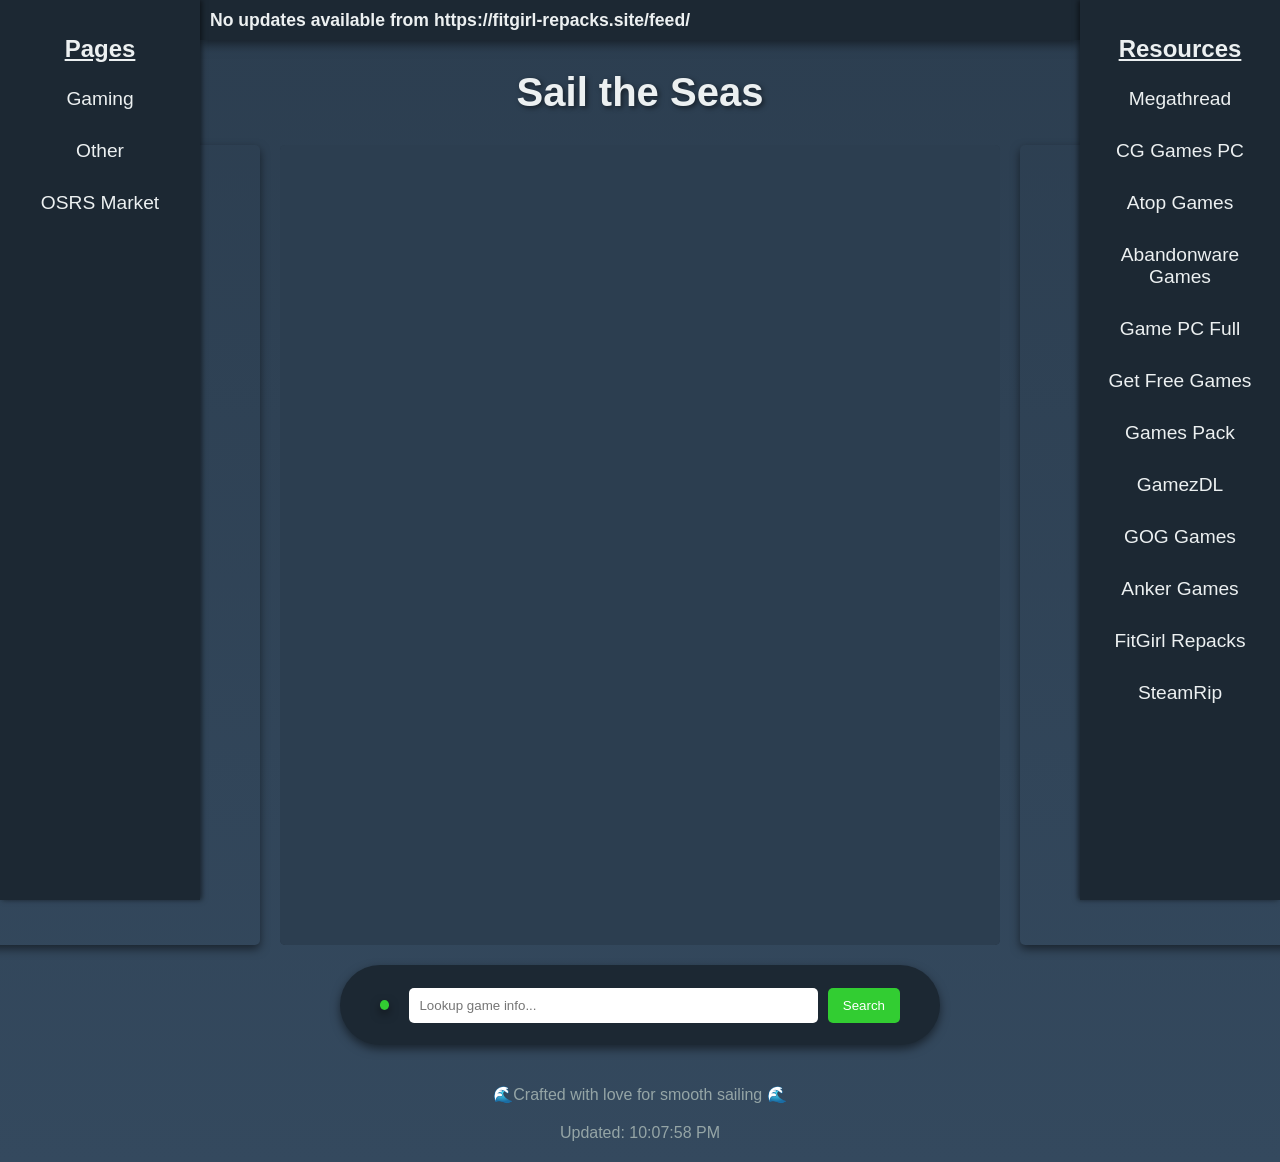
<file: Sail the Seas.html>
<!DOCTYPE html>
<html lang="en">
<head>
    <meta charset="utf-8">
    <meta name="viewport" content="width=device-width, initial-scale=1.0">
    <title>Sail the Seas</title>
    <script async src="https://cse.google.com/cse.js?cx=504aebf388ba44084"></script>

    <style>
        /* General Reset */
        * {
            margin: 0;
            padding: 0;
            box-sizing: border-box;
        }

        /* Body Styles */
        body {
            font-family: 'Roboto', sans-serif;
            background: linear-gradient(to bottom, #2c3e50, #34495e);
            color: #ecf0f1;
            display: flex;
            flex-direction: column;
            align-items: center;
            justify-content: flex-start;
            min-height: 100vh;
            padding: 20px;
        }

        /* Header Styles */
		h1 {
			font-size: 2.5rem;
			margin-bottom: 10px;
			margin-top: 50px;
			text-shadow: 2px 2px 5px rgba(0, 0, 0, 0.5);
			text-align: center; /* Center the header text */
		}



        .iframe-grid {
            display: flex;
            gap: 20px;
            justify-content: center;
            flex-wrap: nowrap; /* Ensure everything stays in a single row */
            margin-top: 20px;
            max-width: 100%;
        }

        .iframe-container {
            display: flex;
            flex-direction: column;
            align-items: center;
            width: 720px; /* Ensure consistent box width */
        }

		.iframe-container iframe {
			width: 100%;
			height: 800px;
			border: none;
			border-radius: 5px;
			box-shadow: 0 4px 10px rgba(0, 0, 0, 0.5);
		}

		footer p {
			text-align: center; /* Center the footer text */
			margin-top: 20px; /* Add spacing above for better alignment */
			font-size: 1rem; /* Adjust font size for readability */
			color: #95a5a6; /* Optional: Subtle color for footer text */
		}
		
		
		/* Left Menu Styling */
		.left-menu {
			position: fixed;
			top: 0;
			left: 0;
			height: 100%;
			width: 200px;
			background: #1c2833;
			padding-top: 20px;
			box-shadow: 2px 0 5px rgba(0, 0, 0, 0.5);
			z-index: 1000;
			overflow-y: auto;
		}

		.left-menu ul {
			list-style-type: none;
			padding: 0;
		}

		.left-menu ul li {
			margin: 10px 0;
			text-align: center;
		}

		.left-menu ul li a {
			text-decoration: none;
			color: #ecf0f1;
			font-size: 1.2rem;
			display: block;
			padding: 10px 20px;
			transition: background-color 0.3s, color 0.3s;
			border-radius: 5px;
		}

		.left-menu ul li a:hover {
			background-color: limegreen;
			color: #fff;
		}

		/* Offset content to make room for the menu */
		header, main, footer {
			margin-left: 220px; /* Matches the menu width + some padding */
		}
		
		
		/* Right Menu Styling (Matching Left Menu) */
		.right-menu {
			position: fixed;
			top: 0;
			right: 0;
			height: 100%;
			width: 200px;
			background: #1c2833;
			padding-top: 20px;
			box-shadow: -2px 0 5px rgba(0, 0, 0, 0.5);
			z-index: 1000;
			overflow-y: auto;
		}

		.right-menu ul {
			list-style-type: none;
			padding: 0;
		}

		.right-menu ul li {
			margin: 10px 0;
			text-align: center;
		}

		.right-menu ul li a {
			text-decoration: none;
			color: #ecf0f1;
			font-size: 1.2rem;
			display: block;
			padding: 10px 20px;
			transition: background-color 0.3s, color 0.3s;
			border-radius: 5px;
		}

		.right-menu ul li a:hover {
			background-color: limegreen;
			color: #fff;
		}

		/* Offset content to make room for the menus */
		header, main, footer {
			margin-left: 220px; /* Matches the left menu width + some padding */
			margin-right: 220px; /* Matches the right menu width + some padding */
		}

		/* Offset content to make room for the menus */
		header, main, footer {
			margin-left: 220px; /* Matches the left menu width + some padding */
			margin-right: 220px; /* Matches the right menu width + some padding */
		}
		
		
		
		
		
		/* Master Ticker Styling */
        .master-ticker {
            position: fixed;
            top: 0;
            left: 200px; /* Starts after the left menu */
            right: 200px; /* Ends before the right menu */
            height: 40px;
            background: #1c2833;
            color: #ecf0f1;
            display: flex;
            align-items: center;
            overflow: hidden;
            white-space: nowrap;
            box-shadow: 0 4px 10px rgba(0, 0, 0, 0.5);
            z-index: 1000;
            padding: 0 10px;
        }

        .master-ticker .news-items {
            display: inline-block;
            animation: scroll-master-ticker 150s linear infinite;
        }

        .master-ticker .news-item {
            display: inline;
            margin-right: 500px;
            font-weight: bold;
			font-size: 1.1rem; /* Adjust for better readability */
        }
		
		.master-ticker .news-item a {
			font-weight: bold; /* Make the text bold */
			color: limegreen; /* Set the text color to lime green */
			text-decoration: none; /* Remove underline */
		}

		.master-ticker .news-item a:hover {
			text-decoration: underline; /* Add underline on hover for better user interaction */
		}
		
		/* Pause animation on hover */
		.master-ticker .news-items:hover {
			animation-play-state: paused; /* Pause the scrolling animation */
		}
		
        @keyframes scroll-master-ticker {
			from {
				transform: translateX(10%); /* Start closer to being visible */
			}
			to {
				transform: translateX(-100%); /* Scroll completely off-screen */
			}
        }	





		button:hover {
			background-color: #16a085;
		}

		.game-info {
			margin-top: 20px;
			padding: 10px;
			background: #2c3e50;
			border-radius: 10px;
			box-shadow: 0 4px 10px rgba(0, 0, 0, 0.5);
			color: #ecf0f1;
			text-align: left;
			max-width: 600px;
		}	
	

		/* Search Container */
		.search-container {
			display: flex; /* Use Flexbox for alignment */
			justify-content: center; /* Center horizontally */
			align-items: center; /* Center vertically */
			background: #1c2833;
			border-radius: 100px;
			box-shadow: 0 4px 10px rgba(0, 0, 0, 0.5);
			padding: 40px;
			max-width: 600px;
			width: 600px;
			height: 50px;
			margin: 20px auto; /* Center the container itself */
		}

		/* Input Field and Button Styling */
		#igdb-search, #search-input {
			padding: 10px;
			flex-grow: 1; /* Allow the input to grow */
			border: none;
			border-radius: 5px;
			margin-right: 10px;
		}

		button {
			padding: 10px 15px;
			background-color: limegreen;
			color: white;
			border: none;
			border-radius: 5px;
			cursor: pointer;
		}

		button:hover {
			background-color: #16a085;
		}

		/* Ensure Form Alignment */
		form {
			display: flex; /* Use Flexbox for form elements */
			justify-content: center; /* Center elements horizontally */
			align-items: center; /* Center elements vertically */
			width: 100%; /* Let the form take full width of the container */
		}
		
		#steamrip-box {
			overflow-y: auto; /* Enable vertical scrolling if content overflows */
			overflow-x: hidden; /* Prevent horizontal scrolling */
			max-height: 800px; /* Limit the height */
			height: 100%; /* Ensure it expands if needed */
			width: 100%; /* Match the width of the parent container */
			padding: 0; /* Remove padding */
			margin: 0; /* Remove margin */
			box-sizing: border-box; /* Include padding in size */
			background-color: #1c2833; /* Background for empty state */
			border-radius: 5px; /* Keep consistent rounding */
		}

		#steamrip-box iframe {
			width: 100%; /* Ensure the iframe fills the width */
			height: 100%; /* Ensure the iframe fills the height */
			border: none; /* Remove iframe borders */
			border-radius: 5px; /* Match the box's rounded corners */
		}
				
		#steamrip-box img {
			max-width: 100%; /* Scale images down to fit the container */
			height: auto; /* Maintain aspect ratio */
		}
		#steamrip-box p {
			word-wrap: break-word; /* Wrap text to the next line */
		}

		#reset-steamrip {
			background-color: limegreen;
			color: white;
			border: none;
			border-radius: 50%; /* Ensures it stays circular */
			width: 10px; /* Equal width */
			height: 10px; /* Equal height */
			font-size: 0.9rem; /* Font size adjusted for smaller button */
			cursor: pointer;
			margin-right: 20px; /* Space between the button and search bar */
			display: inline-flex; /* Use inline-flex for better behavior */
			align-items: center; /* Center content vertically */
			justify-content: center; /* Center content horizontally */
			box-shadow: 0 4px 10px rgba(0, 0, 0, 0.5); /* Add some shadow for aesthetics */
			padding: 0; /* Remove any padding that could distort dimensions */
		}

		#reset-steamrip:hover {
			background-color: #16a085; /* Slightly darker green for hover effect */
		}


	
	
	
</style>



<script>



    async function fetchRSS(url) {
        try {
            const response = await fetch(`https://api.rss2json.com/v1/api.json?rss_url=${url}`);
            if (!response.ok) throw new Error(`HTTP error! status: ${response.status}`);
            const data = await response.json();
            return data.items.map(item => `<span class="news-item"><a href="${item.link}" target="_blank">${item.title}</a></span>`).join('');
        } catch (error) {
            console.warn(`Failed to fetch RSS feed from ${url}:`, error);
            return `<span class="news-item">No updates available from ${url}</span>`;
        }
    }

    async function loadMasterTicker() {
        console.log("Loading master ticker...");
        const feeds = [
            'https://fitgirl-repacks.site/feed/',
            'https://gog-games.to/rss'
        ];
        const tickerContainer = document.getElementById('master-news-items');
        let allNews = '';

        for (const feed of feeds) {
            console.log(`Fetching feed: ${feed}`);
            allNews += await fetchRSS(feed);
        }

        tickerContainer.innerHTML = allNews + allNews; // Duplicate for seamless scrolling
        console.log("Master ticker loaded.");
    }

    function updateTimestamp() {
        const timestamp = new Date().toLocaleTimeString();
        document.getElementById('last-updated-time').textContent = timestamp;
    }

    window.onload = () => {
        loadMasterTicker();
        updateTimestamp();
        setInterval(() => {
            loadMasterTicker();
            updateTimestamp();
        }, 300000); // Refresh every 5 minutes
    };
	
	
	
	<!-- Game Search IGDB --> <!-- d71c1b0acf864d5aa28d292ff7c9f86b -->
	async function searchGame(event) {
		event.preventDefault();
		const gameName = document.getElementById('igdb-search').value;

		// RAWG API Endpoint and Key
		const apiKey = "d71c1b0acf864d5aa28d292ff7c9f86b"; // Your API key
		const apiEndpoint = `https://api.rawg.io/api/games?search=${encodeURIComponent(
			gameName
		)}&key=${apiKey}`;

		try {
			// Fetch game data from RAWG
			const response = await fetch(apiEndpoint);
			const data = await response.json();

			// Get the SteamRip box container
			const steamRipBox = document.getElementById('steamrip-box');

			// Check if games are found
			if (data.results && data.results.length > 0) {
				const game = data.results[0]; // Use the first result for now

				// Fetch detailed game info to get the full description and screenshots
				const gameDetailsEndpoint = `https://api.rawg.io/api/games/${game.id}?key=${apiKey}`;
				const gameDetailsResponse = await fetch(gameDetailsEndpoint);
				const gameDetails = await gameDetailsResponse.json();

				// Fetch screenshots
				const screenshotsEndpoint = `https://api.rawg.io/api/games/${game.id}/screenshots?key=${apiKey}`;
				const screenshotsResponse = await fetch(screenshotsEndpoint);
				const screenshotsData = await screenshotsResponse.json();

				const screenshots = screenshotsData.results || [];

				// Replace the SteamRip box content with the game information
				steamRipBox.style.backgroundColor = "#1c2833";
				steamRipBox.innerHTML = `
					<div style="padding: 20px; text-align: center; color: #ecf0f1;">
						<h3 style="margin-bottom: 10px;">${game.name}</h3>
						<img id="main-image" src="${game.background_image}" 
							 alt="${game.name}" 
							 style="width:100%; max-height:300px; object-fit:cover; border-radius: 5px; margin-bottom: 5px;" />
						<div id="gallery" style="display: flex; justify-content: center; flex-wrap: wrap; margin-top: 5px;">
							${screenshots
								.slice(0, 5)
								.map(
									(screenshot) =>
										`<img src="${screenshot.image}" 
											  alt="Screenshot" 
											  onclick="swapImage('${screenshot.image}')"
											  style="width: 100px; height: auto; margin: 5px; border-radius: 5px; cursor: pointer;" />`
								)
								.join("")}
						</div>
						<p style="margin-bottom: 10px;"><strong>Release Date:</strong> ${game.released || 'N/A'}</p>
						<p style="margin-bottom: 20px;"><strong>About:</strong> ${
							gameDetails.description_raw || "No description available."
						}</p>
						<a href="https://rawg.io/games/${game.slug}" 
						   target="_blank" 
						   style="color: limegreen; text-decoration: none; font-weight: bold; margin-top: 20px; display: inline-block;">
							See More
						</a>
					</div>
				`;
			} else {
				// Display a no results message
				steamRipBox.innerHTML = `
					<div style="padding: 20px; text-align: center; color: #ecf0f1;">
						<p>No games found. Try another search.</p>
					</div>
				`;
			}
		} catch (error) {
			console.error("Error fetching game data:", error);
			document.getElementById("steamrip-box").innerHTML = `
				<div style="padding: 20px; text-align: center; color: #ecf0f1;">
					<p>Error fetching game data. Please try again later.</p>
				</div>
			`;
		}
	}

	// Function to swap the main image with the clicked gallery image
	function swapImage(newImageUrl) {
		const mainImage = document.getElementById('main-image');
		mainImage.src = newImageUrl;
	}


	function showSection(sectionId) {
		const sections = document.querySelectorAll('main > div');
		sections.forEach(section => {
			if (section.id === sectionId) {
				section.style.display = 'flex';
			} else {
				section.style.display = 'none';
			}
		});
	}




	function resetSteamRip() {
		const steamRipBox = document.getElementById('steamrip-box');
		steamRipBox.innerHTML = `
			<iframe src="https://steamrip.com/" 
					title="SteamRip Updates" 
					style="width: 100%; height: 100%; border: none; border-radius: 5px;">
			</iframe>
		`;
		steamRipBox.style.overflowY = 'hidden'; // Reset overflow behavior
	}


	function refreshIframe(iframeId) {
    const iframe = document.getElementById(iframeId);
    if (iframe) {
        const src = iframe.src; // Get the current source
        iframe.src = ""; // Clear the source temporarily
        setTimeout(() => {
            iframe.src = src; // Reload the original source
        }, 50); // Slight delay to ensure refresh
    } else {
        console.error(`Iframe with ID "${iframeId}" not found.`);
    }
}

	
	
	
</script>

    </head>

    <body>
    <!-- Master Ticker -->
    <div class="master-ticker">
        <div class="news-items" id="master-news-items">
            <!-- Dynamic news will load here -->
        </div>
    </div>
    
    <!-- Left Menu -->
	<div class="left-menu">
		<ul>
			<li><h2 style="font-weight: bold; text-decoration: underline; padding: 5px;">Pages</h2></li>
			<li><a href="#gaming" onclick="showSection('gaming-section')">Gaming</a></li>
			<li><a href="#models" onclick="showSection('models-section')">Other</a></li>
			<li><a href="#utility" onclick="showSection('utility-section')">OSRS Market</a></li>
		</ul>
	</div>
	
	
	<!-- Right Menu -->
	<div class="right-menu">
			<ul><li><h2 style="font-weight: bold; text-decoration: underline; padding: 5px;">Resources</h2></li>
			<li><a href="https://www.reddit.com/r/Piracy/wiki/megathread" target="_blank">Megathread</a></li>
			<li><a href="https://www.cg-gamespc.com/" target="_blank">CG Games PC</a></li>
			<li><a href="https://atopgames.com/" target="_blank">Atop Games</a></li>
			<li><a href="https://abandonwaregames.net/" target="_blank">Abandonware Games</a></li>
			<li><a href="https://gamepcfull.com/" target="_blank">Game PC Full</a></li>
			<li><a href="https://getfreegames.net/" target="_blank">Get Free Games</a></li>
			<li><a href="https://www.gamespack.net/" target="_blank">Games Pack</a></li>
			<li><a href="https://www.gamezdl.cc/" target="_blank">GamezDL</a></li>
			<li><a href="https://www.gog-games.to/" target="_blank">GOG Games</a></li>
			<li><a href="https://www.ankergames.net/" target="_blank">Anker Games</a></li>
			<li><a href="https://fitgirl-repacks.site/" target="_blank">FitGirl Repacks</a></li>
			<li><a href="https://www.steamrip.com/" target="_blank">SteamRip</a></li>
		</ul>
	</div>
	
	<!-- Header Chunk Title and Search -->
    <header>
        <h1>Sail the Seas</h1>
<div class="gcse-search"></div>


    </header>
	
	<!-- Body Blocks -->
    <main>
        <!-- Gaming Section -->
        <div id="gaming-section" class="iframe-grid">
            <div class="iframe-container">
                <iframe src="https://fitgirl-repacks.site/" title="FitGirl Repacks"></iframe>
                <div class="news-ticker">
                    <div class="news-items fitgirl-news-items"></div>
                </div>
            </div>
			
			
			<div class="iframe-container">
				<!-- Replace this iframe dynamically -->
				<div id="steamrip-box" style="width: 100%; height: 800px; background: #2c3e50; border-radius: 5px;">
					<iframe src="https://steamrip.com/" title="SteamRip Updates" style="width: 100%; height: 100%; border: none;"></iframe>
				</div>
				<div class="search-container">
					<button id="reset-steamrip" onclick="resetSteamRip()"></button>
					<form id="igdb-search-form" onsubmit="searchGame(event)">
						<input type="text" id="igdb-search" placeholder="Lookup game info..." required />
						<button type="submit">Search</button>
					</form>
				</div>
			</div>
			
			
            <div class="iframe-container">
                <iframe src="https://gog-games.to/" title="GOG Games Updates"></iframe>
                <div class="news-ticker">
                    <div class="news-items gog-news-items"></div>
                </div>
            </div>  
        </div>

        <!-- Models Section (Initially Hidden) -->
        <div id="models-section" class="iframe-grid" style="display: none;">
            <div class="iframe-container">
                <iframe src="https://www.elitebabes.com/random/?sort=gallery" title="Model Placeholder 1"></iframe>
				<div class="news-ticker"></div>
            </div>
            <div class="iframe-container">
                <iframe src="https://www.elitebabes.com/random/?sort=gallery" title="Model Placeholder 1"></iframe>
				<div class="news-ticker"></div>
            </div>
           
        </div>
		
		
		<!-- Utility Section -->
		<div id="utility-section" class="iframe-grid" style="display: none;">
			<div class="iframe-container">
				<iframe id="utility1" src="https://prices.runescape.wiki/osrs/all-items" title="All Items"></iframe>
				<div class="news-ticker">
					<button style="margin-top: 20px;" id="reset-steamrip" onclick="refreshIframe('utility1')"></button>
				</div>
			</div>
			<div class="iframe-container">
				<iframe id="utility2" src="https://prices.runescape.wiki/osrs/item/11256" title="Dragon Imp"></iframe>
				<div class="news-ticker">
					<button style="margin-top: 20px;" id="reset-steamrip" onclick="refreshIframe('utility2')"></button>
				</div>
			</div>
			<div class="iframe-container">
				<iframe id="utility3" src="https://www.osrs.exchange/" title="OSRS Exchange"></iframe>
				<div class="news-ticker">
					<button style="margin-top: 20px;" id="reset-steamrip" onclick="refreshIframe('utility3')"></button>
				</div>
			</div>
		</div>

		
		
	
		
		
		
    </main>
	
	
	
	<!-- Footer -->
    <footer>
        <p class="last-updated">🌊Crafted with love for smooth sailing 🌊</span></p>
		<p class="last-updated">Updated: <span id="last-updated-time"></span></p> 
    </footer>
	
	


    </body>
    

</html>
</file>
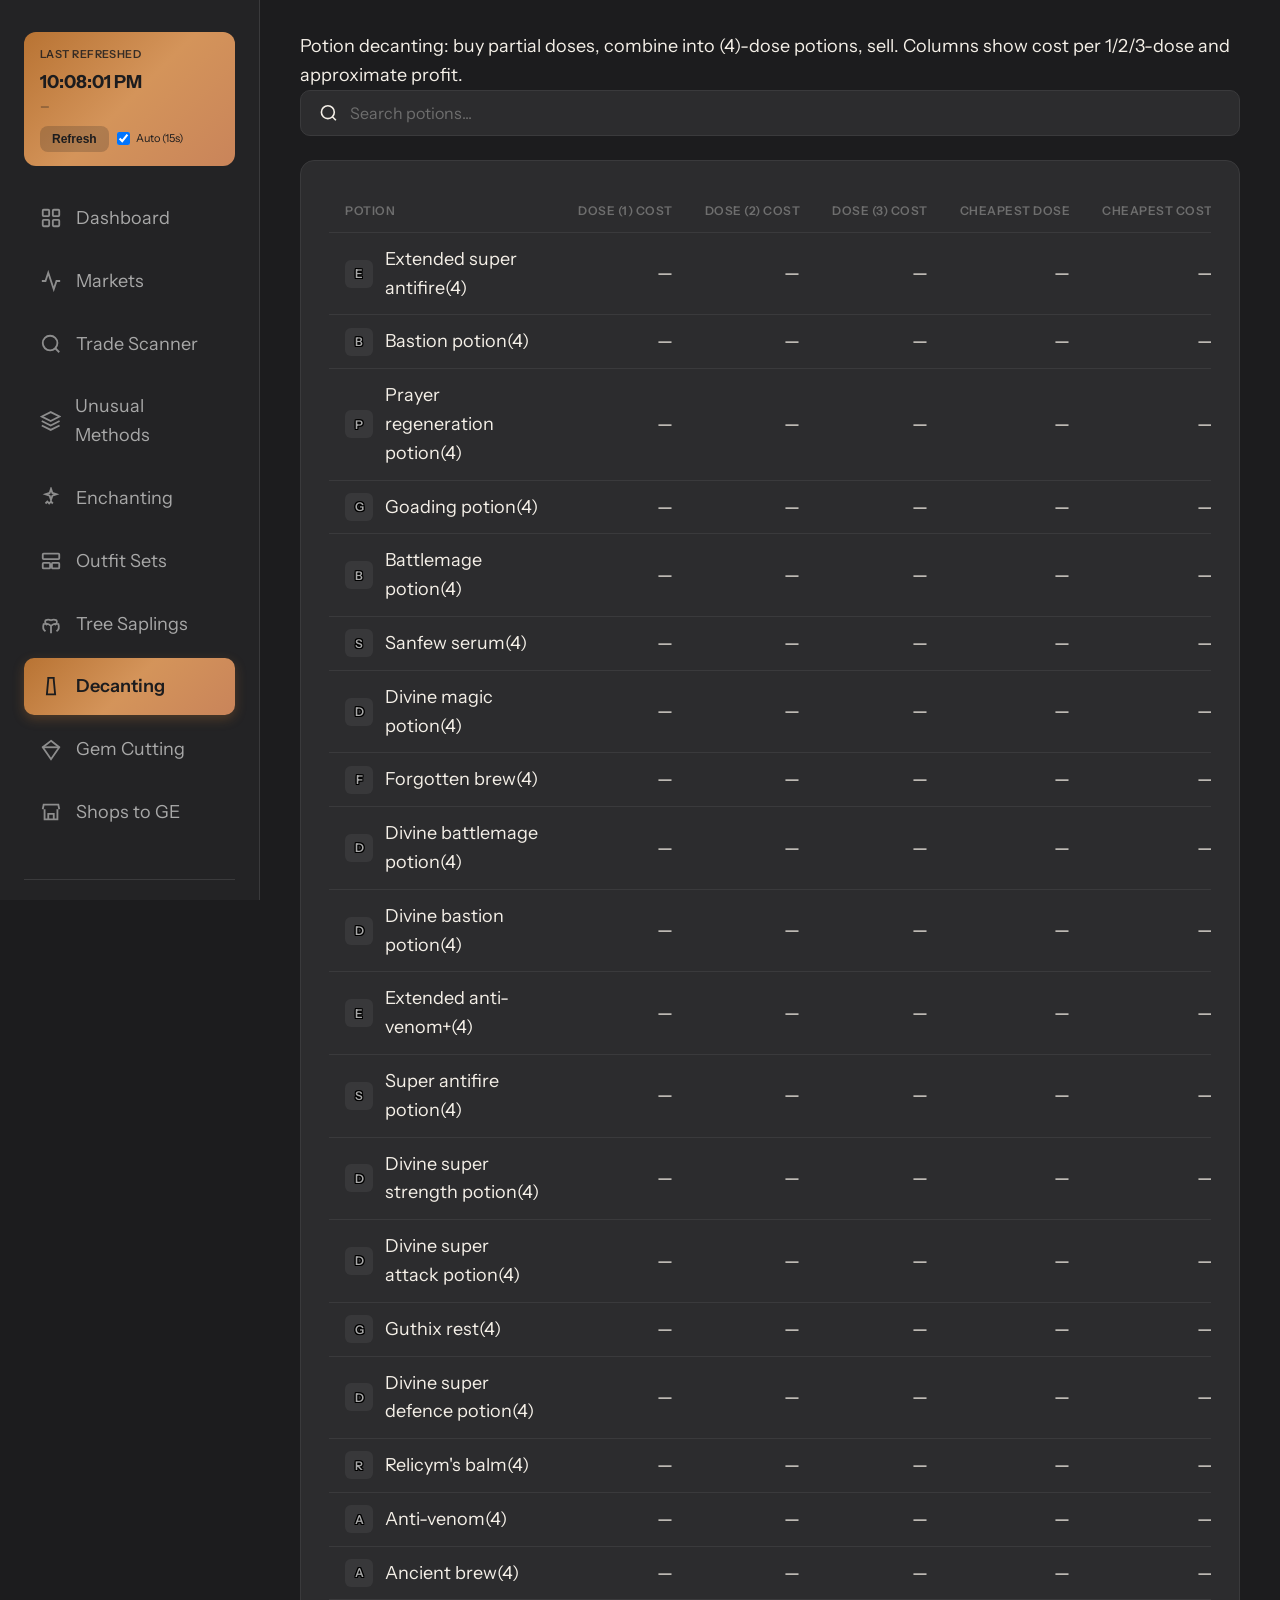
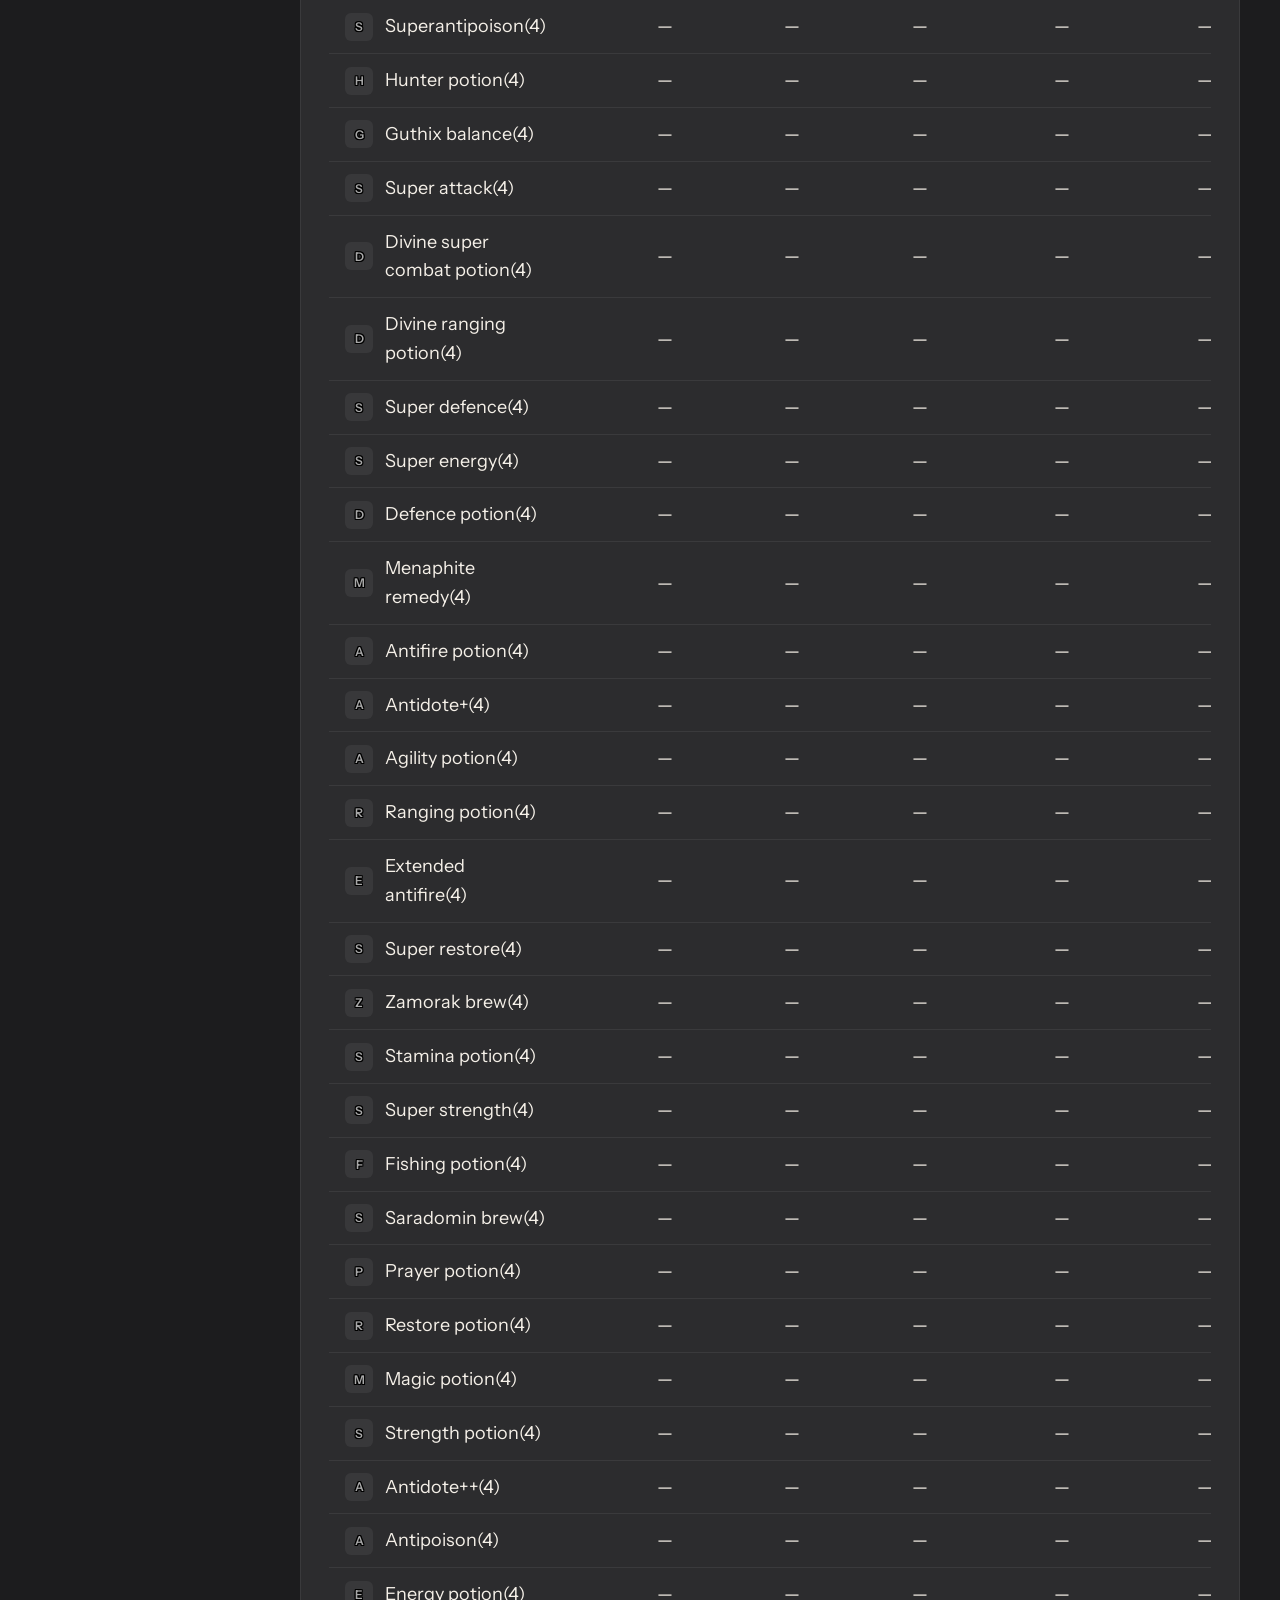
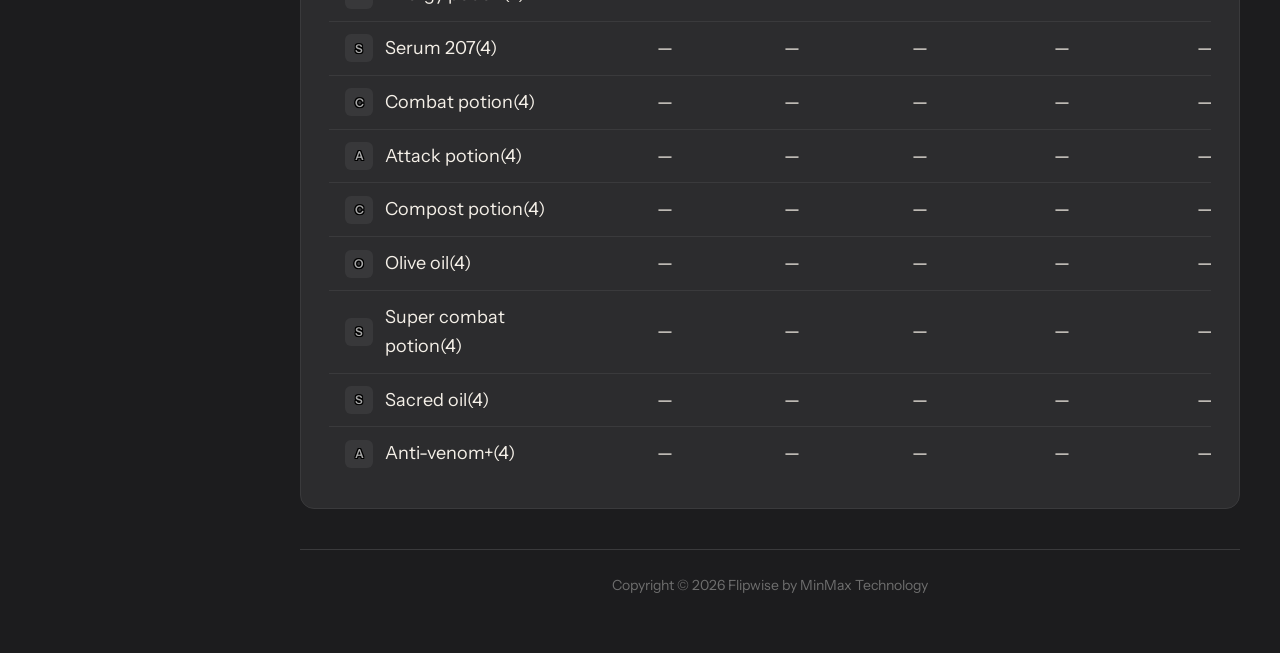
<file: sail-tools/decanting.html>
<!DOCTYPE html>
<html lang="en" data-theme="copper" data-mode="dark">
<head>
    <meta charset="UTF-8">
    <meta name="viewport" content="width=device-width, initial-scale=1.0">
    <title>Decanting - Flipwise</title>
    <script>
        (function() {
            try {
                var p = localStorage.getItem('themePalette') || 'copper';
                var m = localStorage.getItem('themeMode') || localStorage.getItem('theme') || 'dark';
                document.documentElement.setAttribute('data-theme', p);
                document.documentElement.setAttribute('data-mode', m);
            } catch (e) {}
        })();
    </script>
    <link rel="preconnect" href="https://fonts.googleapis.com">
    <link rel="preconnect" href="https://fonts.gstatic.com" crossorigin>
    <link href="https://fonts.googleapis.com/css2?family=Instrument+Sans:wght@400;500;600;700&display=swap" rel="stylesheet">
    <link rel="stylesheet" href="css/flipwise-theme.css">
    <link rel="stylesheet" href="css/flipwise-themes.css">
    <link rel="stylesheet" href="css/flipwise-pages.css">
</head>
<body>
    <button class="mobile-menu-toggle" id="mobileMenuToggle">
        <div class="hamburger"><span></span><span></span><span></span></div>
    </button>
    <div class="sidebar-overlay" id="sidebarOverlay"></div>
    <div class="dashboard">
        <aside class="sidebar" id="sidebar">
            <div class="sidebar-time">
                <div class="sidebar-time-label">Last refreshed</div>
                <div class="sidebar-time-clock" id="refresh-clock">—</div>
                <div class="sidebar-time-sub" id="refresh-last">—</div>
                <div class="sidebar-time-actions">
                    <button type="button" class="sidebar-time-btn" id="refresh-btn" title="Refresh">Refresh</button>
                    <label class="sidebar-time-auto">
                        <input type="checkbox" id="auto-refresh-checkbox" checked>
                        <span>Auto (15s)</span>
                    </label>
                </div>
            </div>
            <nav class="nav-section">
                <a href="index.html" class="nav-item">
                    <svg class="nav-icon" viewBox="0 0 24 24" fill="none" stroke="currentColor" stroke-width="2">
                        <rect x="3" y="3" width="7" height="7" rx="1"/><rect x="14" y="3" width="7" height="7" rx="1"/>
                        <rect x="3" y="14" width="7" height="7" rx="1"/><rect x="14" y="14" width="7" height="7" rx="1"/>
                    </svg>
                    Dashboard
                </a>
                <a href="markets.html" class="nav-item">
                    <svg class="nav-icon" viewBox="0 0 24 24" fill="none" stroke="currentColor" stroke-width="2">
                        <polyline points="22 12 18 12 15 21 9 3 6 12 2 12"/>
                    </svg>
                    Markets
                </a>
                <a href="scanner.html" class="nav-item">
                    <svg class="nav-icon" viewBox="0 0 24 24" fill="none" stroke="currentColor" stroke-width="2">
                        <circle cx="11" cy="11" r="8"/><line x1="21" y1="21" x2="16.65" y2="16.65"/>
                    </svg>
                    Trade Scanner
                </a>
                <a href="money-makers.html" class="nav-item">
                    <svg class="nav-icon" viewBox="0 0 24 24" fill="none" stroke="currentColor" stroke-width="2">
                        <path d="M12 2L2 7l10 5 10-5-10-5z"/><path d="M2 17l10 5 10-5"/><path d="M2 12l10 5 10-5"/>
                    </svg>
                    Unusual Methods
                </a>
                <a href="enchanting.html" class="nav-item">
                    <svg class="nav-icon" viewBox="0 0 24 24" fill="none" stroke="currentColor" stroke-width="2">
                        <path d="M12 2l1.5 4.5L18 8l-4.5 1.5L12 14l-1.5-4.5L6 8l4.5-1.5L12 2z"/><path d="M6 18l2-2 2 2 2-2 2 2"/>
                    </svg>
                    Enchanting
                </a>
                <a href="outfit-sets.html" class="nav-item">
                    <svg class="nav-icon" viewBox="0 0 24 24" fill="none" stroke="currentColor" stroke-width="2">
                        <rect x="3" y="4" width="18" height="6" rx="1"/><rect x="3" y="14" width="8" height="6" rx="1"/><rect x="13" y="14" width="8" height="6" rx="1"/>
                    </svg>
                    Outfit Sets
                </a>
                <a href="tree-saplings.html" class="nav-item">
                    <svg class="nav-icon" viewBox="0 0 24 24" fill="none" stroke="currentColor" stroke-width="2">
                        <path d="M12 22v-8M12 14c-2-2-5-3-8-2-1 3-1 6 2 8M12 14c2-2 5-3 8-2 1 3 1 6-2 8M12 8c-2-1-4-1-6 0-1 2 0 4 2 5M12 8c2-1 4-1 6 0 1 2 0 4-2 5"/>
                    </svg>
                    Tree Saplings
                </a>
                <a href="decanting.html" class="nav-item active">
                    <svg class="nav-icon" viewBox="0 0 24 24" fill="none" stroke="currentColor" stroke-width="2">
                        <path d="M9 2h6v2l1.5 16h-9L9 4V2z"/>
                    </svg>
                    Decanting
                </a>
                <a href="gem-cutting.html" class="nav-item">
                    <svg class="nav-icon" viewBox="0 0 24 24" fill="none" stroke="currentColor" stroke-width="2">
                        <path d="M12 2l9 7-9 13L3 9l9-7z"/>
                        <path d="M3 9h18"/>
                    </svg>
                    Gem Cutting
                </a>
                <a href="shops-to-ge.html" class="nav-item">
                    <svg class="nav-icon" viewBox="0 0 24 24" fill="none" stroke="currentColor" stroke-width="2">
                        <path d="M3 9l1-5h16l1 5"></path>
                        <path d="M5 9v11h14V9"></path>
                        <path d="M9 20v-6h6v6"></path>
                    </svg>
                    Shops to GE
                </a>
            </nav>
            <div class="sidebar-footer">
                <div class="theme-toggle">
                    <div class="theme-toggle-label">
                        <svg width="22" height="22" viewBox="0 0 24 24" fill="none" stroke="currentColor" stroke-width="2">
                            <circle cx="12" cy="12" r="5"/>
                            <line x1="12" y1="1" x2="12" y2="3"/><line x1="12" y1="21" x2="12" y2="23"/>
                            <line x1="4.22" y1="4.22" x2="5.64" y2="5.64"/><line x1="18.36" y1="18.36" x2="19.78" y2="19.78"/>
                            <line x1="1" y1="12" x2="3" y2="12"/><line x1="21" y1="12" x2="23" y2="12"/>
                            <line x1="4.22" y1="19.78" x2="5.64" y2="18.36"/><line x1="18.36" y1="5.64" x2="19.78" y2="4.22"/>
                        </svg>
                        <span class="theme-toggle-mode-text">Light Mode</span>
                    </div>
                    <div class="theme-switch" id="themeSwitch"></div>
                </div>
                <a href="preferences.html" class="sidebar-settings-link">
                    <svg viewBox="0 0 24 24" fill="none" stroke="currentColor" stroke-width="2">
                        <circle cx="12" cy="12" r="3"></circle>
                        <path d="M19.4 15a1.65 1.65 0 0 0 .33 1.82l.06.06a2 2 0 1 1-2.83 2.83l-.06-.06A1.65 1.65 0 0 0 15 19.4a1.65 1.65 0 0 0-1 .6 1.65 1.65 0 0 0-.33 1V21a2 2 0 1 1-4 0v-.09A1.65 1.65 0 0 0 9 19.4a1.65 1.65 0 0 0-1-.6 1.65 1.65 0 0 0-1.82.33l-.06.06a2 2 0 1 1-2.83-2.83l.06-.06A1.65 1.65 0 0 0 4.6 15a1.65 1.65 0 0 0-.6-1 1.65 1.65 0 0 0-1-.33H3a2 2 0 1 1 0-4h.09A1.65 1.65 0 0 0 4.6 9a1.65 1.65 0 0 0 .6-1 1.65 1.65 0 0 0-.33-1.82l-.06-.06a2 2 0 1 1 2.83-2.83l.06.06A1.65 1.65 0 0 0 9 4.6a1.65 1.65 0 0 0 1-.6 1.65 1.65 0 0 0 .33-1V3a2 2 0 1 1 4 0v.09A1.65 1.65 0 0 0 15 4.6a1.65 1.65 0 0 0 1 .6 1.65 1.65 0 0 0 1.82-.33l.06-.06a2 2 0 1 1 2.83 2.83l-.06.06A1.65 1.65 0 0 0 19.4 9c.14.32.2.66.2 1s-.06.68-.2 1z"></path>
                    </svg>
                    Preferences
                </a>
            </div>
        </aside>
        <main class="main-content">
            <p class="page-intro text-secondary">Potion decanting: buy partial doses, combine into (4)-dose potions, sell. Columns show cost per 1/2/3-dose and approximate profit.</p>
            <div class="search-filters">
                <div class="search-box">
                    <svg width="20" height="20" viewBox="0 0 24 24" fill="none" stroke="currentColor" stroke-width="2">
                        <circle cx="11" cy="11" r="8"/><line x1="21" y1="21" x2="16.65" y2="16.65"/>
                    </svg>
                    <input type="text" placeholder="Search potions..." id="searchInput">
                </div>
            </div>
            <div class="content-grid content-grid--full">
                <div class="card decanting-card">
                    <div class="decanting-table-scroll">
                    <table class="market-table">
                        <thead>
                            <tr id="decantTableHeadRow">
                                <th class="market-table__th-item market-table__th-sortable" data-sort="potion">Potion</th>
                                <th class="market-table__th-num text-right market-table__th-sortable" data-sort="dose1Cost">Dose (1) Cost</th>
                                <th class="market-table__th-num text-right market-table__th-sortable" data-sort="dose2Cost">Dose (2) Cost</th>
                                <th class="market-table__th-num text-right market-table__th-sortable" data-sort="dose3Cost">Dose (3) Cost</th>
                                <th class="market-table__th-num text-right market-table__th-sortable" data-sort="cheapestDose">Cheapest dose</th>
                                <th class="market-table__th-num text-right market-table__th-sortable" data-sort="cheapestCost">Cheapest cost</th>
                                <th class="market-table__th-num text-right market-table__th-sortable" data-sort="approxSellPrice">Approx. Sell Price</th>
                                <th class="market-table__th-num text-right market-table__th-sortable" data-sort="approxProfit">Approx. Profit</th>
                                <th class="market-table__th-num text-right market-table__th-sortable" data-sort="theorizedLimit">Theorized Limit</th>
                            </tr>
                        </thead>
                        <tbody id="decantTableBody">
                            <tr><td colspan="9" class="text-muted">Loading…</td></tr>
                        </tbody>
                    </table>
                    </div>
                </div>
            </div>
            <footer class="copyright">Copyright &copy; 2026 Flipwise by MinMax Technology</footer>
        </main>
    </div>
    <script src="js/sidebar-clock.js"></script>
    <script src="js/flipwise-data.js"></script>
    <script src="js/flipwise-api.js"></script>
    <script src="js/flipwise-ui.js"></script>
    <script>
(function() {
  var tbody = document.getElementById('decantTableBody');
  var headRow = document.getElementById('decantTableHeadRow');
  var searchInput = document.getElementById('searchInput');
  var sortColumn = 'approxProfit';
  var sortDir = 'desc';
  var WIKI_ICON_BASE = 'https://oldschool.runescape.wiki/images/';
  var tableData = null;

  function escapeHtml(s) {
    if (s == null) return '';
    var div = document.createElement('div');
    div.textContent = s;
    return div.innerHTML;
  }
  function fmtNum(n) {
    if (n == null || isNaN(n)) return '—';
    return Number(n).toLocaleString();
  }
  function fmtCost(n, uncertain) {
    if (n == null || isNaN(n)) return '—';
    var s = Number(n).toLocaleString();
    return uncertain ? s + ' ?' : s;
  }
  function fmtProfit(n) {
    if (n == null) return '—';
    var s = (n >= 0 ? '+' : '') + Number(n).toLocaleString();
    return s;
  }
  function iconHtml(icon, fallback) {
    if (icon) {
      var filename = String(icon).replace(/ /g, '_');
      var url = WIKI_ICON_BASE + encodeURIComponent(filename);
      return '<img src="' + escapeHtml(url) + '" alt="" class="item-icon" loading="lazy" referrerpolicy="no-referrer" data-fallback="' + escapeHtml(fallback || '') + '" onerror="var f=this.getAttribute(\'data-fallback\')||\'?\'; var s=document.createElement(\'span\'); s.className=\'item-icon-fallback\'; s.textContent=f; this.parentNode.replaceChild(s,this);">';
    }
    return '<span class="item-icon-fallback">' + escapeHtml((fallback || '').charAt(0) || '?') + '</span>';
  }
  function getItems() {
    var F = window.Flipwise;
    return (F && F.DECANTING_ITEMS) ? F.DECANTING_ITEMS.slice() : [];
  }
  function fillTable() {
    if (!tbody) return;
    var list = getItems();
    var data = tableData || {};
    var q = (searchInput && searchInput.value) ? searchInput.value.trim().toLowerCase() : '';
    if (q) list = list.filter(function(it) { return (it.name || '').toLowerCase().indexOf(q) >= 0; });
    list.sort(function(a, b) {
      var dA = data[a.name];
      var dB = data[b.name];
      if (sortColumn === 'potion') {
        var sa = (a.name || '').toLowerCase();
        var sb = (b.name || '').toLowerCase();
        var cmp = sa < sb ? -1 : sa > sb ? 1 : 0;
        return sortDir === 'asc' ? cmp : -cmp;
      }
      var va = dA && dA[sortColumn] != null ? dA[sortColumn] : (sortColumn === 'approxProfit' || sortColumn === 'theorizedLimit' ? -Infinity : 0);
      var vb = dB && dB[sortColumn] != null ? dB[sortColumn] : (sortColumn === 'approxProfit' || sortColumn === 'theorizedLimit' ? -Infinity : 0);
      if (typeof va === 'number' && typeof vb === 'number')
        return sortDir === 'asc' ? (va - vb) : (vb - va);
      return 0;
    });
    tbody.innerHTML = '';
    if (list.length === 0) {
      tbody.innerHTML = '<tr><td colspan="9" class="text-muted">' + (q ? 'No potions match your search.' : 'No data.') + '</td></tr>';
      setSortIndicator();
      return;
    }
    list.forEach(function(it) {
      var d = data[it.name] || {};
      var dose1 = fmtCost(d.dose1Cost, d.dose1Uncertain);
      var dose2 = fmtCost(d.dose2Cost, d.dose2Uncertain);
      var dose3 = fmtCost(d.dose3Cost, d.dose3Uncertain);
      var cheapestDose = d.cheapestDose != null ? String(d.cheapestDose) : '—';
      var cheapestCost = d.cheapestCost != null ? fmtNum(d.cheapestCost) : '—';
      var sellPrice = d.approxSellPrice != null ? fmtNum(d.approxSellPrice) : '—';
      var profit = d.approxProfit != null ? fmtProfit(d.approxProfit) : '—';
      var profitClass = (d.approxProfit != null && d.approxProfit < 0) ? ' negative' : (d.approxProfit != null && d.approxProfit > 0) ? ' positive' : '';
      var theorizedLimitStr = d.theorizedLimit != null ? fmtProfit(d.theorizedLimit) : '—';
      var theorizedLimitClass = (d.theorizedLimit != null && d.theorizedLimit < 0) ? ' negative' : (d.theorizedLimit != null && d.theorizedLimit > 0) ? ' positive' : '';
      var tr = document.createElement('tr');
      tr.innerHTML =
        '<td class="market-table__td-item"><div class="coin-cell"><span class="coin-icon">' + iconHtml(d.icon, it.name) + '</span><span class="coin-name">' + escapeHtml(it.name) + '</span></div></td>' +
        '<td class="text-right market-table__td-num">' + escapeHtml(dose1) + '</td>' +
        '<td class="text-right market-table__td-num">' + escapeHtml(dose2) + '</td>' +
        '<td class="text-right market-table__td-num">' + escapeHtml(dose3) + '</td>' +
        '<td class="text-right market-table__td-num">' + escapeHtml(cheapestDose) + '</td>' +
        '<td class="text-right market-table__td-num">' + escapeHtml(cheapestCost) + '</td>' +
        '<td class="text-right market-table__td-num">' + escapeHtml(sellPrice) + '</td>' +
        '<td class="text-right market-table__td-num change-cell' + profitClass + '">' + escapeHtml(profit) + '</td>' +
        '<td class="text-right market-table__td-num change-cell' + theorizedLimitClass + '">' + escapeHtml(theorizedLimitStr) + '</td>';
      tbody.appendChild(tr);
    });
    setSortIndicator();
  }
  function setSortIndicator() {
    if (!headRow) return;
    headRow.querySelectorAll('th[data-sort]').forEach(function(th) {
      var col = th.getAttribute('data-sort');
      th.classList.remove('sort-asc', 'sort-desc');
      if (col === sortColumn) th.classList.add(sortDir === 'asc' ? 'sort-asc' : 'sort-desc');
    });
  }
  if (headRow) {
    headRow.querySelectorAll('th[data-sort]').forEach(function(th) {
      th.addEventListener('click', function() {
        var col = th.getAttribute('data-sort');
        if (col === sortColumn) sortDir = sortDir === 'asc' ? 'desc' : 'asc';
        else { sortColumn = col; sortDir = col === 'potion' ? 'asc' : (col === 'approxProfit' || col === 'theorizedLimit' ? 'desc' : 'asc'); }
        fillTable();
      });
    });
  }
  if (searchInput) searchInput.addEventListener('input', fillTable);
  if (typeof FlipwiseAPI !== 'undefined') {
    FlipwiseAPI.refresh().then(function(data) {
      tableData = data.decantingData || {};
      fillTable();
    }).catch(function() {
      tableData = {};
      fillTable();
    });
  } else {
    tableData = {};
    fillTable();
  }
})();
    </script>
</body>
</html>
</file>
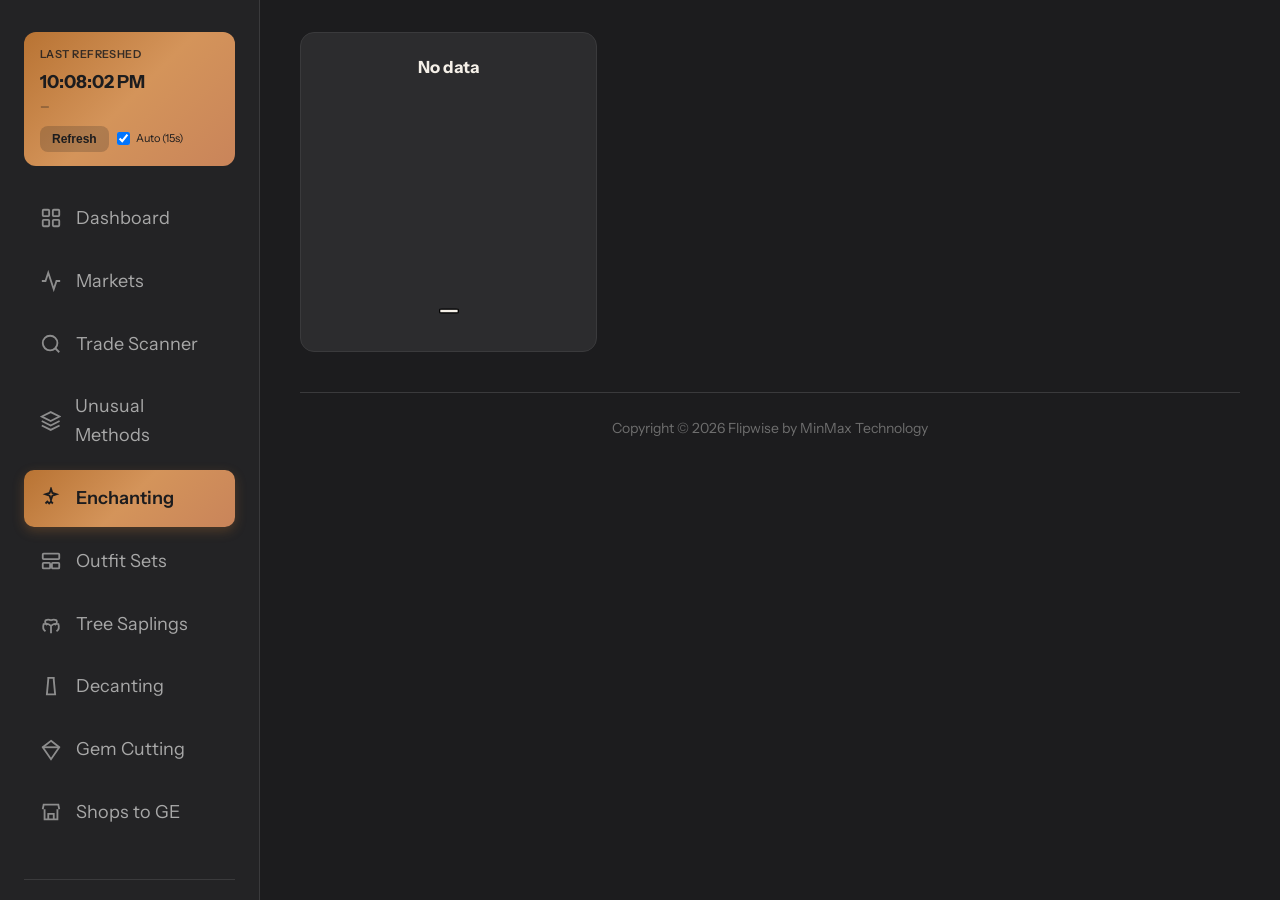
<file: sail-tools/enchanting.html>
<!DOCTYPE html>
<html lang="en" data-theme="copper" data-mode="dark">
<head>
    <meta charset="UTF-8">
    <meta name="viewport" content="width=device-width, initial-scale=1.0">
    <title>Enchanting - Flipwise</title>
    <script>
        (function() {
            try {
                var p = localStorage.getItem('themePalette') || 'copper';
                var m = localStorage.getItem('themeMode') || localStorage.getItem('theme') || 'dark';
                document.documentElement.setAttribute('data-theme', p);
                document.documentElement.setAttribute('data-mode', m);
            } catch (e) {}
        })();
    </script>
    <link rel="preconnect" href="https://fonts.googleapis.com">
    <link rel="preconnect" href="https://fonts.gstatic.com" crossorigin>
    <link href="https://fonts.googleapis.com/css2?family=Instrument+Sans:wght@400;500;600;700&display=swap" rel="stylesheet">
    <link rel="stylesheet" href="css/flipwise-theme.css">
    <link rel="stylesheet" href="css/flipwise-themes.css">
    <link rel="stylesheet" href="css/flipwise-pages.css">
</head>
<body>
    <button class="mobile-menu-toggle" id="mobileMenuToggle">
        <div class="hamburger"><span></span><span></span><span></span></div>
    </button>
    <div class="sidebar-overlay" id="sidebarOverlay"></div>
    <div class="dashboard">
        <aside class="sidebar" id="sidebar">
            <div class="sidebar-time">
                <div class="sidebar-time-label">Last refreshed</div>
                <div class="sidebar-time-clock" id="refresh-clock">—</div>
                <div class="sidebar-time-sub" id="refresh-last">—</div>
                <div class="sidebar-time-actions">
                    <button type="button" class="sidebar-time-btn" id="refresh-btn" title="Refresh">Refresh</button>
                    <label class="sidebar-time-auto">
                        <input type="checkbox" id="auto-refresh-checkbox" checked>
                        <span>Auto (15s)</span>
                    </label>
                </div>
            </div>
            <nav class="nav-section">
                <a href="index.html" class="nav-item">
                    <svg class="nav-icon" viewBox="0 0 24 24" fill="none" stroke="currentColor" stroke-width="2">
                        <rect x="3" y="3" width="7" height="7" rx="1"/><rect x="14" y="3" width="7" height="7" rx="1"/>
                        <rect x="3" y="14" width="7" height="7" rx="1"/><rect x="14" y="14" width="7" height="7" rx="1"/>
                    </svg>
                    Dashboard
                </a>
                <a href="markets.html" class="nav-item">
                    <svg class="nav-icon" viewBox="0 0 24 24" fill="none" stroke="currentColor" stroke-width="2">
                        <polyline points="22 12 18 12 15 21 9 3 6 12 2 12"/>
                    </svg>
                    Markets
                </a>
                <a href="scanner.html" class="nav-item">
                    <svg class="nav-icon" viewBox="0 0 24 24" fill="none" stroke="currentColor" stroke-width="2">
                        <circle cx="11" cy="11" r="8"/><line x1="21" y1="21" x2="16.65" y2="16.65"/>
                    </svg>
                    Trade Scanner
                </a>
                <a href="money-makers.html" class="nav-item">
                    <svg class="nav-icon" viewBox="0 0 24 24" fill="none" stroke="currentColor" stroke-width="2">
                        <path d="M12 2L2 7l10 5 10-5-10-5z"/><path d="M2 17l10 5 10-5"/><path d="M2 12l10 5 10-5"/>
                    </svg>
                    Unusual Methods
                </a>
                <a href="enchanting.html" class="nav-item active">
                    <svg class="nav-icon" viewBox="0 0 24 24" fill="none" stroke="currentColor" stroke-width="2">
                        <path d="M12 2l1.5 4.5L18 8l-4.5 1.5L12 14l-1.5-4.5L6 8l4.5-1.5L12 2z"/><path d="M6 18l2-2 2 2 2-2 2 2"/>
                    </svg>
                    Enchanting
                </a>
                <a href="outfit-sets.html" class="nav-item">
                    <svg class="nav-icon" viewBox="0 0 24 24" fill="none" stroke="currentColor" stroke-width="2">
                        <rect x="3" y="4" width="18" height="6" rx="1"/><rect x="3" y="14" width="8" height="6" rx="1"/><rect x="13" y="14" width="8" height="6" rx="1"/>
                    </svg>
                    Outfit Sets
                </a>
                <a href="tree-saplings.html" class="nav-item">
                    <svg class="nav-icon" viewBox="0 0 24 24" fill="none" stroke="currentColor" stroke-width="2">
                        <path d="M12 22v-8M12 14c-2-2-5-3-8-2-1 3-1 6 2 8M12 14c2-2 5-3 8-2 1 3 1 6-2 8M12 8c-2-1-4-1-6 0-1 2 0 4 2 5M12 8c2-1 4-1 6 0 1 2 0 4-2 5"/>
                    </svg>
                    Tree Saplings
                </a>
                <a href="decanting.html" class="nav-item">
                    <svg class="nav-icon" viewBox="0 0 24 24" fill="none" stroke="currentColor" stroke-width="2">
                        <path d="M9 2h6v2l1.5 16h-9L9 4V2z"/>
                    </svg>
                    Decanting
                </a>
                <a href="gem-cutting.html" class="nav-item">
                    <svg class="nav-icon" viewBox="0 0 24 24" fill="none" stroke="currentColor" stroke-width="2">
                        <path d="M12 2l9 7-9 13L3 9l9-7z"/>
                        <path d="M3 9h18"/>
                    </svg>
                    Gem Cutting
                </a>
                <a href="shops-to-ge.html" class="nav-item">
                    <svg class="nav-icon" viewBox="0 0 24 24" fill="none" stroke="currentColor" stroke-width="2">
                        <path d="M3 9l1-5h16l1 5"></path>
                        <path d="M5 9v11h14V9"></path>
                        <path d="M9 20v-6h6v6"></path>
                    </svg>
                    Shops to GE
                </a>
            </nav>
            <div class="sidebar-footer">
                <div class="theme-toggle">
                    <div class="theme-toggle-label">
                        <svg width="22" height="22" viewBox="0 0 24 24" fill="none" stroke="currentColor" stroke-width="2">
                            <circle cx="12" cy="12" r="5"/>
                            <line x1="12" y1="1" x2="12" y2="3"/><line x1="12" y1="21" x2="12" y2="23"/>
                            <line x1="4.22" y1="4.22" x2="5.64" y2="5.64"/><line x1="18.36" y1="18.36" x2="19.78" y2="19.78"/>
                            <line x1="1" y1="12" x2="3" y2="12"/><line x1="21" y1="12" x2="23" y2="12"/>
                            <line x1="4.22" y1="19.78" x2="5.64" y2="18.36"/><line x1="18.36" y1="5.64" x2="19.78" y2="4.22"/>
                        </svg>
                        <span class="theme-toggle-mode-text">Light Mode</span>
                    </div>
                    <div class="theme-switch" id="themeSwitch"></div>
                </div>
                <a href="preferences.html" class="sidebar-settings-link">
                    <svg viewBox="0 0 24 24" fill="none" stroke="currentColor" stroke-width="2">
                        <circle cx="12" cy="12" r="3"></circle>
                        <path d="M19.4 15a1.65 1.65 0 0 0 .33 1.82l.06.06a2 2 0 1 1-2.83 2.83l-.06-.06A1.65 1.65 0 0 0 15 19.4a1.65 1.65 0 0 0-1 .6 1.65 1.65 0 0 0-.33 1V21a2 2 0 1 1-4 0v-.09A1.65 1.65 0 0 0 9 19.4a1.65 1.65 0 0 0-1-.6 1.65 1.65 0 0 0-1.82.33l-.06.06a2 2 0 1 1-2.83-2.83l.06-.06A1.65 1.65 0 0 0 4.6 15a1.65 1.65 0 0 0-.6-1 1.65 1.65 0 0 0-1-.33H3a2 2 0 1 1 0-4h.09A1.65 1.65 0 0 0 4.6 9a1.65 1.65 0 0 0 .6-1 1.65 1.65 0 0 0-.33-1.82l-.06-.06a2 2 0 1 1 2.83-2.83l.06.06A1.65 1.65 0 0 0 9 4.6a1.65 1.65 0 0 0 1-.6 1.65 1.65 0 0 0 .33-1V3a2 2 0 1 1 4 0v.09A1.65 1.65 0 0 0 15 4.6a1.65 1.65 0 0 0 1 .6 1.65 1.65 0 0 0 1.82-.33l.06-.06a2 2 0 1 1 2.83 2.83l-.06.06A1.65 1.65 0 0 0 19.4 9c.14.32.2.66.2 1s-.06.68-.2 1z"></path>
                    </svg>
                    Preferences
                </a>
            </div>
        </aside>
        <main class="main-content">
            <div class="balance-cards" id="enchantingTiles">
                <!-- Filled by script -->
                <div class="balance-card"><div class="balance-label">Loading…</div><div class="balance-value">—</div><div class="balance-change">—</div></div>
            </div>
            <footer class="copyright">Copyright &copy; 2026 Flipwise by MinMax Technology</footer>
        </main>
    </div>
    <script src="js/flipwise-data.js"></script>
    <script src="js/flipwise-api.js"></script>
    <script src="js/sidebar-clock.js"></script>
    <script>
(function() {
  var refreshBtn = document.getElementById('refresh-btn');
  var container = document.getElementById('enchantingTiles');

  function escapeHtml(s) {
    if (s == null) return '';
    var div = document.createElement('div');
    div.textContent = s;
    return div.innerHTML;
  }

  function formatValue(profit) {
    if (profit == null || profit === 0) return '—';
    var n = Number(profit);
    return (n >= 0 ? '+' : '') + n.toLocaleString() + ' gp';
  }

  function fmtNum(n) {
    if (n == null || isNaN(n)) return '—';
    return Number(n).toLocaleString();
  }

  var WIKI_ICON_BASE = 'https://oldschool.runescape.wiki/images/';
  function iconImg(icon) {
    if (!icon) return '';
    var filename = String(icon).replace(/ /g, '_');
    var url = WIKI_ICON_BASE + encodeURIComponent(filename);
    return '<img class="mm-item-icon" src="' + escapeHtml(url) + '" alt="">';
  }

  function buildBreakdownHtml(t) {
    var b = t.breakdown;
    if (!b) return '';
    var html = [];
    if (b.materials && b.materials.length) {
      b.materials.forEach(function(m) {
        var label = escapeHtml(m.name) + (m.qty > 1 ? ' × ' + m.qty : '') + ': ';
        var val = fmtNum(m.cost) + ' gp';
        var icon = iconImg(m.icon);
        html.push('<div class="mm-row"><span class="mm-row-left">' + icon + '<span class="mm-label">' + label + '</span></span><span class="mm-val">' + val + '</span></div>');
      });
      html.push('<div class="mm-divider"></div>');
      html.push('<div class="mm-row"><span class="mm-label"><strong>Total cost:</strong> </span><span class="mm-val">' + fmtNum(b.total_cost) + ' gp</span></div>');
      var productIcon = iconImg(b.product_icon);
      html.push('<div class="mm-row"><span class="mm-row-left">' + productIcon + '<span class="mm-label"><strong>' + escapeHtml(b.product_name || '') + ':</strong> </span></span><span class="mm-val">' + fmtNum(b.product_value) + ' gp</span></div>');
      var profitClass = (b.profit_before_tax != null && b.profit_before_tax < 0) ? ' mm-row mm-negative' : ' mm-row';
      html.push('<div class="' + profitClass + '"><span class="mm-label"><strong>Profit:</strong> </span><span class="mm-val">' + (b.profit_before_tax != null ? (b.profit_before_tax >= 0 ? '+' : '') + fmtNum(b.profit_before_tax) + ' gp' : '—') + '</span></div>');
      html.push('<div class="mm-row"><span class="mm-label"><strong>Tax:</strong> </span><span class="mm-val">' + (b.tax != null ? fmtNum(b.tax) + ' gp' : '—') + '</span></div>');
      var afterTaxClass = (b.profit_after_tax != null && b.profit_after_tax < 0) ? ' mm-row mm-negative' : ' mm-row';
      html.push('<div class="' + afterTaxClass + '"><span class="mm-label"><strong>Profit after GE Tax:</strong> </span><span class="mm-val">' + (b.profit_after_tax != null ? (b.profit_after_tax >= 0 ? '+' : '') + fmtNum(b.profit_after_tax) + ' gp' : '—') + '</span></div>');
    } else if (b.rows && b.rows.length) {
      b.rows.forEach(function(r) {
        var rowClass = ' mm-row';
        if (r.winner) rowClass += ' mm-winner';
        if (r.profit != null && r.profit < 0) rowClass += ' mm-negative';
        var label = escapeHtml(r.label || '');
        var val = r.value != null ? escapeHtml(String(r.value)) : '—';
        html.push('<div class="' + rowClass + '"><span class="mm-label">' + label + '</span><span class="mm-val">' + val + '</span></div>');
      });
    }
    if (html.length === 0) return '';
    return '<div class="mm-tile-breakdown">' + html.join('') + '</div>';
  }

  function renderTiles(tiles, bestKey) {
    if (!container) return;
    container.innerHTML = '';
    if (!tiles || tiles.length === 0) {
      container.innerHTML = '<div class="balance-card mm-tile"><div class="mm-tile-title">No data</div><div class="mm-tile-breakdown"></div><div class="mm-tile-profit">—</div></div>';
      return;
    }
    tiles.forEach(function(t) {
      var isPrimary = bestKey && t.key === bestKey && t.profit > 0;
      var card = document.createElement('div');
      card.className = 'balance-card mm-tile' + (isPrimary ? ' primary' : '');
      var valueStr = t.profit > 0 ? formatValue(t.profit) : (t.profit < 0 ? formatValue(t.profit) : 'Inactive');
      if (t.profit === 0) valueStr = 'Inactive';
      var profitClass = 'mm-tile-profit' + (t.profit < 0 ? ' negative' : '');
      var breakdownHtml = buildBreakdownHtml(t);
      card.innerHTML =
        '<div class="mm-tile-title">' + escapeHtml(t.title) + '</div>' +
        breakdownHtml +
        '<div class="' + profitClass + '">' + escapeHtml(valueStr) + '</div>';
      container.appendChild(card);
    });
  }

  function doRefresh() {
    if (refreshBtn) refreshBtn.disabled = true;
    if (typeof FlipwiseAPI === 'undefined') {
      renderTiles([], null);
      if (refreshBtn) refreshBtn.disabled = false;
      return;
    }
    FlipwiseAPI.refresh().then(function(data) {
      var tiles = data.enchantingTiles || [];
      var bestKey = data.enchantingBestKey || null;
      renderTiles(tiles, bestKey);
      var t = Date.now();
      try {
        localStorage.setItem('flipwise-last-refresh-ts', String(t));
        sessionStorage.setItem('flipwise-last-refresh-ts', String(t));
      } catch (e) {}
    }).catch(function() {
      renderTiles([], null);
    }).finally(function() {
      if (refreshBtn) refreshBtn.disabled = false;
    });
  }

  if (refreshBtn) refreshBtn.addEventListener('click', doRefresh);
  doRefresh();
})();
    </script>
    <script src="js/flipwise-ui.js"></script>
</body>
</html>
</file>
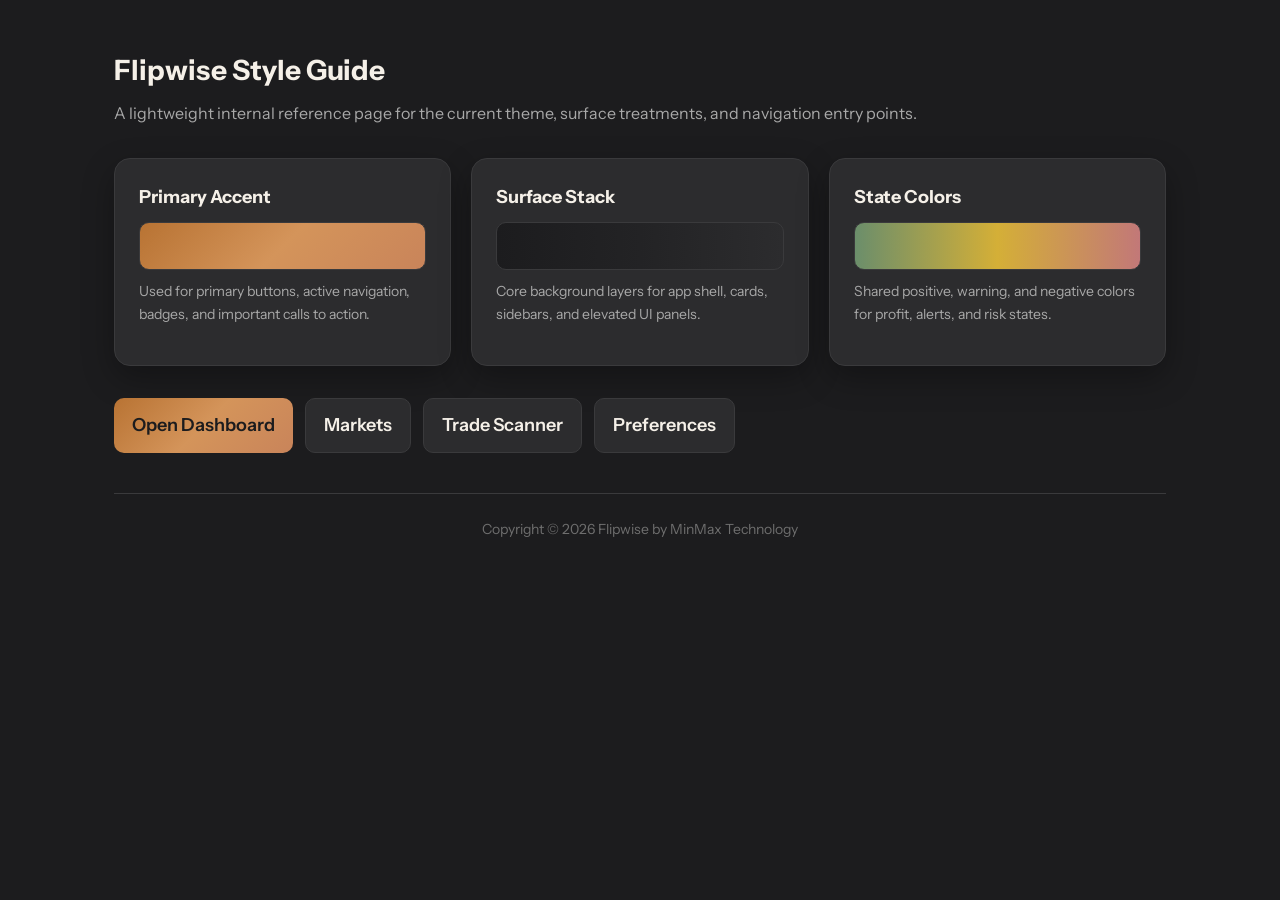
<file: sail-tools/flipwise-style-guide.html>
<!DOCTYPE html>
<html lang="en" data-theme="copper" data-mode="dark">
<head>
    <meta charset="UTF-8">
    <meta name="viewport" content="width=device-width, initial-scale=1.0">
    <title>Flipwise Style Guide</title>
    <script>
        (function() {
            try {
                var p = localStorage.getItem('themePalette') || 'copper';
                var m = localStorage.getItem('themeMode') || localStorage.getItem('theme') || 'dark';
                document.documentElement.setAttribute('data-theme', p);
                document.documentElement.setAttribute('data-mode', m);
            } catch (e) {}
        })();
    </script>
    <link rel="preconnect" href="https://fonts.googleapis.com">
    <link rel="preconnect" href="https://fonts.gstatic.com" crossorigin>
    <link href="https://fonts.googleapis.com/css2?family=Instrument+Sans:wght@400;500;600;700&display=swap" rel="stylesheet">
    <link rel="stylesheet" href="css/flipwise-theme.css">
    <link rel="stylesheet" href="css/flipwise-themes.css">
    <style>
        .guide-shell {
            max-width: 1100px;
            margin: 0 auto;
            padding: 48px 24px 64px;
        }

        .guide-grid {
            display: grid;
            grid-template-columns: repeat(auto-fit, minmax(240px, 1fr));
            gap: 20px;
            margin-top: 32px;
        }

        .guide-card {
            background: var(--bg-card);
            border: 1px solid var(--border);
            border-radius: 16px;
            padding: 24px;
            box-shadow: 0 12px 32px var(--shadow);
        }

        .guide-card h2 {
            font-size: 18px;
            margin-bottom: 10px;
        }

        .guide-card p {
            color: var(--text-secondary);
            font-size: 14px;
            margin-bottom: 16px;
        }

        .guide-swatch {
            height: 48px;
            border-radius: 10px;
            border: 1px solid var(--border);
            margin-bottom: 10px;
        }

        .guide-links {
            display: flex;
            flex-wrap: wrap;
            gap: 12px;
            margin-top: 32px;
        }

        .guide-link {
            display: inline-flex;
            align-items: center;
            justify-content: center;
            padding: 12px 18px;
            border-radius: 10px;
            text-decoration: none;
            font-weight: 600;
            border: 1px solid var(--border);
            color: var(--text-primary);
            background: var(--bg-card);
        }

        .guide-link:hover {
            border-color: var(--accent-copper);
            background: var(--bg-card-hover);
        }

        .guide-link--primary {
            background: var(--accent-gradient);
            color: var(--accent-contrast);
            border: none;
        }

        .guide-link--primary:hover {
            background: var(--accent-gradient-hover);
        }
    </style>
</head>
<body>
    <main class="guide-shell">
        <div class="page-header">
            <h1>Flipwise Style Guide</h1>
            <p>A lightweight internal reference page for the current theme, surface treatments, and navigation entry points.</p>
        </div>

        <div class="guide-grid">
            <section class="guide-card">
                <h2>Primary Accent</h2>
                <div class="guide-swatch" style="background: var(--accent-gradient);"></div>
                <p>Used for primary buttons, active navigation, badges, and important calls to action.</p>
            </section>

            <section class="guide-card">
                <h2>Surface Stack</h2>
                <div class="guide-swatch" style="background: linear-gradient(90deg, var(--bg-primary), var(--bg-secondary), var(--bg-card));"></div>
                <p>Core background layers for app shell, cards, sidebars, and elevated UI panels.</p>
            </section>

            <section class="guide-card">
                <h2>State Colors</h2>
                <div class="guide-swatch" style="background: linear-gradient(90deg, var(--gain), var(--status-warning), var(--loss));"></div>
                <p>Shared positive, warning, and negative colors for profit, alerts, and risk states.</p>
            </section>
        </div>

        <div class="guide-links">
            <a class="guide-link guide-link--primary" href="index.html">Open Dashboard</a>
            <a class="guide-link" href="markets.html">Markets</a>
            <a class="guide-link" href="scanner.html">Trade Scanner</a>
            <a class="guide-link" href="preferences.html">Preferences</a>
        </div>

        <footer class="copyright">Copyright &copy; 2026 Flipwise by MinMax Technology</footer>
    </main>
</body>
</html>
</file>
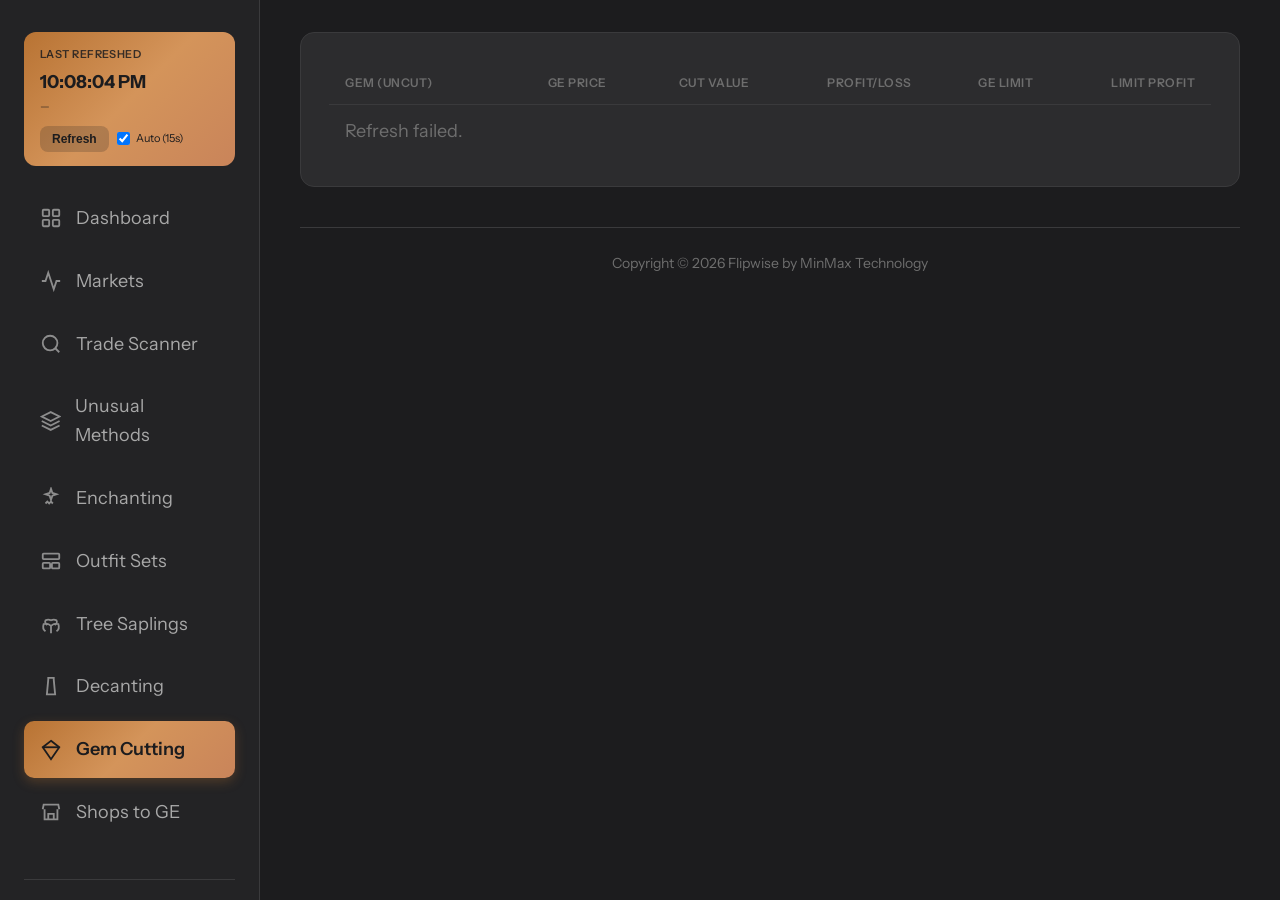
<file: sail-tools/gem-cutting.html>
<!DOCTYPE html>
<html lang="en" data-theme="copper" data-mode="dark">
<head>
    <meta charset="UTF-8">
    <meta name="viewport" content="width=device-width, initial-scale=1.0">
    <title>Gem Cutting - Flipwise</title>
    <script>
        (function() {
            try {
                var p = localStorage.getItem('themePalette') || 'copper';
                var m = localStorage.getItem('themeMode') || localStorage.getItem('theme') || 'dark';
                document.documentElement.setAttribute('data-theme', p);
                document.documentElement.setAttribute('data-mode', m);
            } catch (e) {}
        })();
    </script>
    <link rel="preconnect" href="https://fonts.googleapis.com">
    <link rel="preconnect" href="https://fonts.gstatic.com" crossorigin>
    <link href="https://fonts.googleapis.com/css2?family=Instrument+Sans:wght@400;500;600;700&display=swap" rel="stylesheet">
    <link rel="stylesheet" href="css/flipwise-theme.css">
    <link rel="stylesheet" href="css/flipwise-themes.css">
    <link rel="stylesheet" href="css/flipwise-pages.css">
</head>
<body>
    <button class="mobile-menu-toggle" id="mobileMenuToggle" aria-label="Toggle menu">
        <div class="hamburger"><span></span><span></span><span></span></div>
    </button>
    <div class="sidebar-overlay" id="sidebarOverlay"></div>

    <div class="dashboard">
        <aside class="sidebar" id="sidebar">
            <div class="sidebar-time">
                <div class="sidebar-time-label">Last refreshed</div>
                <div class="sidebar-time-clock" id="refresh-clock">—</div>
                <div class="sidebar-time-sub" id="refresh-last">—</div>
                <div class="sidebar-time-actions">
                    <button type="button" class="sidebar-time-btn" id="refresh-btn" title="Refresh">Refresh</button>
                    <label class="sidebar-time-auto">
                        <input type="checkbox" id="auto-refresh-checkbox" checked>
                        <span>Auto (15s)</span>
                    </label>
                </div>
            </div>

            <nav class="nav-section">
                <a href="index.html" class="nav-item">
                    <svg class="nav-icon" viewBox="0 0 24 24" fill="none" stroke="currentColor" stroke-width="2">
                        <rect x="3" y="3" width="7" height="7" rx="1"/>
                        <rect x="14" y="3" width="7" height="7" rx="1"/>
                        <rect x="3" y="14" width="7" height="7" rx="1"/>
                        <rect x="14" y="14" width="7" height="7" rx="1"/>
                    </svg>
                    Dashboard
                </a>
                <a href="markets.html" class="nav-item">
                    <svg class="nav-icon" viewBox="0 0 24 24" fill="none" stroke="currentColor" stroke-width="2">
                        <polyline points="22 12 18 12 15 21 9 3 6 12 2 12"/>
                    </svg>
                    Markets
                </a>
                <a href="scanner.html" class="nav-item">
                    <svg class="nav-icon" viewBox="0 0 24 24" fill="none" stroke="currentColor" stroke-width="2">
                        <circle cx="11" cy="11" r="8"/><line x1="21" y1="21" x2="16.65" y2="16.65"/>
                    </svg>
                    Trade Scanner
                </a>
                <a href="money-makers.html" class="nav-item">
                    <svg class="nav-icon" viewBox="0 0 24 24" fill="none" stroke="currentColor" stroke-width="2">
                        <path d="M12 2L2 7l10 5 10-5-10-5z"/><path d="M2 17l10 5 10-5"/><path d="M2 12l10 5 10-5"/>
                    </svg>
                    Unusual Methods
                </a>
                <a href="enchanting.html" class="nav-item">
                    <svg class="nav-icon" viewBox="0 0 24 24" fill="none" stroke="currentColor" stroke-width="2">
                        <path d="M12 2l1.5 4.5L18 8l-4.5 1.5L12 14l-1.5-4.5L6 8l4.5-1.5L12 2z"/><path d="M6 18l2-2 2 2 2-2 2 2"/>
                    </svg>
                    Enchanting
                </a>
                <a href="outfit-sets.html" class="nav-item">
                    <svg class="nav-icon" viewBox="0 0 24 24" fill="none" stroke="currentColor" stroke-width="2">
                        <rect x="3" y="4" width="18" height="6" rx="1"/><rect x="3" y="14" width="8" height="6" rx="1"/><rect x="13" y="14" width="8" height="6" rx="1"/>
                    </svg>
                    Outfit Sets
                </a>
                <a href="tree-saplings.html" class="nav-item">
                    <svg class="nav-icon" viewBox="0 0 24 24" fill="none" stroke="currentColor" stroke-width="2">
                        <path d="M12 22v-8M12 14c-2-2-5-3-8-2-1 3-1 6 2 8M12 14c2-2 5-3 8-2 1 3 1 6-2 8M12 8c-2-1-4-1-6 0-1 2 0 4 2 5M12 8c2-1 4-1 6 0 1 2 0 4-2 5"/>
                    </svg>
                    Tree Saplings
                </a>
                <a href="decanting.html" class="nav-item">
                    <svg class="nav-icon" viewBox="0 0 24 24" fill="none" stroke="currentColor" stroke-width="2">
                        <path d="M9 2h6v2l1.5 16h-9L9 4V2z"/>
                    </svg>
                    Decanting
                </a>
                <a href="gem-cutting.html" class="nav-item active">
                    <svg class="nav-icon" viewBox="0 0 24 24" fill="none" stroke="currentColor" stroke-width="2">
                        <path d="M12 2l9 7-9 13L3 9l9-7z"/>
                        <path d="M3 9h18"/>
                    </svg>
                    Gem Cutting
                </a>
                <a href="shops-to-ge.html" class="nav-item">
                    <svg class="nav-icon" viewBox="0 0 24 24" fill="none" stroke="currentColor" stroke-width="2">
                        <path d="M3 9l1-5h16l1 5"></path>
                        <path d="M5 9v11h14V9"></path>
                        <path d="M9 20v-6h6v6"></path>
                    </svg>
                    Shops to GE
                </a>
            </nav>

            <div class="sidebar-footer">
                <div class="theme-toggle">
                    <div class="theme-toggle-label">
                        <svg width="22" height="22" viewBox="0 0 24 24" fill="none" stroke="currentColor" stroke-width="2">
                            <circle cx="12" cy="12" r="5"/>
                            <line x1="12" y1="1" x2="12" y2="3"/>
                            <line x1="12" y1="21" x2="12" y2="23"/>
                            <line x1="4.22" y1="4.22" x2="5.64" y2="5.64"/>
                            <line x1="18.36" y1="18.36" x2="19.78" y2="19.78"/>
                            <line x1="1" y1="12" x2="3" y2="12"/>
                            <line x1="21" y1="12" x2="23" y2="12"/>
                            <line x1="4.22" y1="19.78" x2="5.64" y2="18.36"/>
                            <line x1="18.36" y1="5.64" x2="19.78" y2="4.22"/>
                        </svg>
                        <span class="theme-toggle-mode-text">Light Mode</span>
                    </div>
                    <div class="theme-switch" id="themeSwitch"></div>
                </div>
                <a href="preferences.html" class="sidebar-settings-link">
                    <svg viewBox="0 0 24 24" fill="none" stroke="currentColor" stroke-width="2">
                        <circle cx="12" cy="12" r="3"></circle>
                        <path d="M19.4 15a1.65 1.65 0 0 0 .33 1.82l.06.06a2 2 0 1 1-2.83 2.83l-.06-.06A1.65 1.65 0 0 0 15 19.4a1.65 1.65 0 0 0-1 .6 1.65 1.65 0 0 0-.33 1V21a2 2 0 1 1-4 0v-.09A1.65 1.65 0 0 0 9 19.4a1.65 1.65 0 0 0-1-.6 1.65 1.65 0 0 0-1.82.33l-.06.06a2 2 0 1 1-2.83-2.83l.06-.06A1.65 1.65 0 0 0 4.6 15a1.65 1.65 0 0 0-.6-1 1.65 1.65 0 0 0-1-.33H3a2 2 0 1 1 0-4h.09A1.65 1.65 0 0 0 4.6 9a1.65 1.65 0 0 0 .6-1 1.65 1.65 0 0 0-.33-1.82l-.06-.06a2 2 0 1 1 2.83-2.83l.06.06A1.65 1.65 0 0 0 9 4.6a1.65 1.65 0 0 0 1-.6 1.65 1.65 0 0 0 .33-1V3a2 2 0 1 1 4 0v.09A1.65 1.65 0 0 0 15 4.6a1.65 1.65 0 0 0 1 .6 1.65 1.65 0 0 0 1.82-.33l.06-.06a2 2 0 1 1 2.83 2.83l-.06.06A1.65 1.65 0 0 0 19.4 9c.14.32.2.66.2 1s-.06.68-.2 1z"></path>
                    </svg>
                    Preferences
                </a>
            </div>
        </aside>

        <main class="main-content">
            <div class="content-grid content-grid--full">
                <div class="card decanting-card">
                    <div class="decanting-table-scroll">
                        <table class="market-table">
                            <thead>
                                <tr>
                                    <th class="market-table__th-item">Gem (Uncut)</th>
                                    <th class="market-table__th-num text-right">GE Price</th>
                                    <th class="market-table__th-num text-right">Cut Value</th>
                                    <th class="market-table__th-num text-right">Profit/Loss</th>
                                    <th class="market-table__th-num text-right">GE Limit</th>
                                    <th class="market-table__th-num text-right">Limit Profit</th>
                                </tr>
                            </thead>
                            <tbody id="gemCuttingTableBody">
                                <tr><td colspan="6" class="text-muted">Loading gem cutting…</td></tr>
                            </tbody>
                        </table>
                    </div>
                </div>
            </div>

            <footer class="copyright">Copyright &copy; 2026 Flipwise by MinMax Technology</footer>
        </main>
    </div>

    <script src="js/flipwise-data.js"></script>
    <script src="js/flipwise-api.js"></script>
    <script src="js/sidebar-clock.js"></script>
    <script src="js/flipwise-sounds.js"></script>
    <script src="js/flipwise-alerts.js"></script>
    <script>
      (function() {
        var REFRESH_RATE_MS = 15000;
        var AUTO_REFRESH_KEY = 'flipwise-auto-refresh';
        var refreshBtn = document.getElementById('refresh-btn');
        var autoCheckbox = document.getElementById('auto-refresh-checkbox');
        var autoRefreshInterval = null;
        var lastData = null;

        var WIKI_ICON_BASE = 'https://oldschool.runescape.wiki/images/';
        function escapeHtml(s) {
          if (s == null) return '';
          var div = document.createElement('div');
          div.textContent = s;
          return div.innerHTML;
        }
        function itemIconHtml(icon, fallbackLetter) {
          var letter = (fallbackLetter || '').charAt(0) || '?';
          if (icon) {
            var filename = String(icon).replace(/ /g, '_');
            var url = WIKI_ICON_BASE + encodeURIComponent(filename);
            return '<img src="' + escapeHtml(url) + '" alt="" class="item-icon" loading="lazy" referrerpolicy="no-referrer" data-fallback="' + escapeHtml(letter) + '" onerror="var f=this.getAttribute(\'data-fallback\')||\'?\'; var s=document.createElement(\'span\'); s.className=\'item-icon-fallback\'; s.textContent=f; this.parentNode.replaceChild(s,this);">';
          }
          return '<span class="item-icon-fallback">' + escapeHtml(letter) + '</span>';
        }
        function fmtGp(n) {
          if (n == null || n !== n) return '—';
          return Number(n).toLocaleString();
        }
        function fmtProfit(n) {
          if (n == null || n !== n) return '—';
          var sign = n >= 0 ? '+' : '';
          return sign + Number(n).toLocaleString() + ' gp';
        }

        function fillTable(data) {
          var tbody = document.getElementById('gemCuttingTableBody');
          if (!tbody) return;
          var dataset = (data && data.gemCuttingData) ? data.gemCuttingData : {};
          var keys = Object.keys(dataset || {});
          if (!keys.length) {
            tbody.innerHTML = '<tr><td colspan="6" class="text-muted">No gem cutting data.</td></tr>';
            return;
          }
          // Default sort: Limit Profit desc, then Profit desc.
          keys.sort(function(a, b) {
            var A = dataset[a] || {};
            var B = dataset[b] || {};
            var la = A.limitProfit != null ? Number(A.limitProfit) : -Infinity;
            var lb = B.limitProfit != null ? Number(B.limitProfit) : -Infinity;
            if (lb !== la) return lb - la;
            var pa = A.profit != null ? Number(A.profit) : -Infinity;
            var pb = B.profit != null ? Number(B.profit) : -Infinity;
            return pb - pa;
          });
          tbody.innerHTML = '';
          keys.forEach(function(name) {
            var d = dataset[name] || {};
            var profit = d.profit != null ? d.profit : null;
            var profitClass = profit > 0 ? 'positive' : profit < 0 ? 'negative' : '';
            var icon = d.uncut_icon || d.cut_icon || null;
            var letter = (name || '').charAt(0) || '?';
            var tr = document.createElement('tr');
            tr.innerHTML =
              '<td class="market-table__td-item"><div class="coin-cell"><span class="coin-icon">' + itemIconHtml(icon, letter) + '</span><span class="coin-name">' + escapeHtml(name) + '</span></div></td>' +
              '<td class="text-right market-table__td-num">' + escapeHtml(fmtGp(d.uncutPrice)) + '</td>' +
              '<td class="text-right market-table__td-num">' + escapeHtml(fmtGp(d.cutValue)) + '</td>' +
              '<td class="text-right market-table__td-num change-cell ' + profitClass + '">' + escapeHtml(fmtProfit(d.profit)) + '</td>' +
              '<td class="text-right market-table__td-num">' + (d.geLimit != null ? escapeHtml(fmtGp(d.geLimit)) : '—') + '</td>' +
              '<td class="text-right market-table__td-num change-cell ' + profitClass + '">' + escapeHtml(fmtProfit(d.limitProfit)) + '</td>';
            tbody.appendChild(tr);
          });
        }

        function doRefresh() {
          if (refreshBtn) refreshBtn.disabled = true;
          if (typeof FlipwiseAPI === 'undefined') {
            var tbody = document.getElementById('gemCuttingTableBody');
            if (tbody) tbody.innerHTML = '<tr><td colspan="6" class="text-muted">API unavailable.</td></tr>';
            if (refreshBtn) refreshBtn.disabled = false;
            return;
          }
          FlipwiseAPI.refresh().then(function(data) {
            lastData = data;
            var t = Date.now();
            try {
              localStorage.setItem('flipwise-last-refresh-ts', String(t));
              sessionStorage.setItem('flipwise-last-refresh-ts', String(t));
            } catch (e) {}
            fillTable(data);
          }).catch(function() {
            var tbody = document.getElementById('gemCuttingTableBody');
            if (tbody) tbody.innerHTML = '<tr><td colspan="6" class="text-muted">Refresh failed.</td></tr>';
          }).finally(function() {
            if (refreshBtn) refreshBtn.disabled = false;
          });
        }

        function startAutoRefresh() {
          stopAutoRefresh();
          if (!autoCheckbox || !autoCheckbox.checked) return;
          autoRefreshInterval = setInterval(doRefresh, REFRESH_RATE_MS);
        }
        function stopAutoRefresh() {
          if (autoRefreshInterval) {
            clearInterval(autoRefreshInterval);
            autoRefreshInterval = null;
          }
        }

        if (autoCheckbox) {
          try {
            var saved = localStorage.getItem(AUTO_REFRESH_KEY);
            if (saved !== null) autoCheckbox.checked = saved === 'true';
          } catch (e) {}
          autoCheckbox.addEventListener('change', function() {
            try { localStorage.setItem(AUTO_REFRESH_KEY, autoCheckbox.checked); } catch (e) {}
            if (autoCheckbox.checked) startAutoRefresh();
            else stopAutoRefresh();
          });
        }
        if (refreshBtn) refreshBtn.addEventListener('click', doRefresh);

        doRefresh();
        startAutoRefresh();
      })();
    </script>
    <script src="js/flipwise-ui.js"></script>
</body>
</html>
</file>
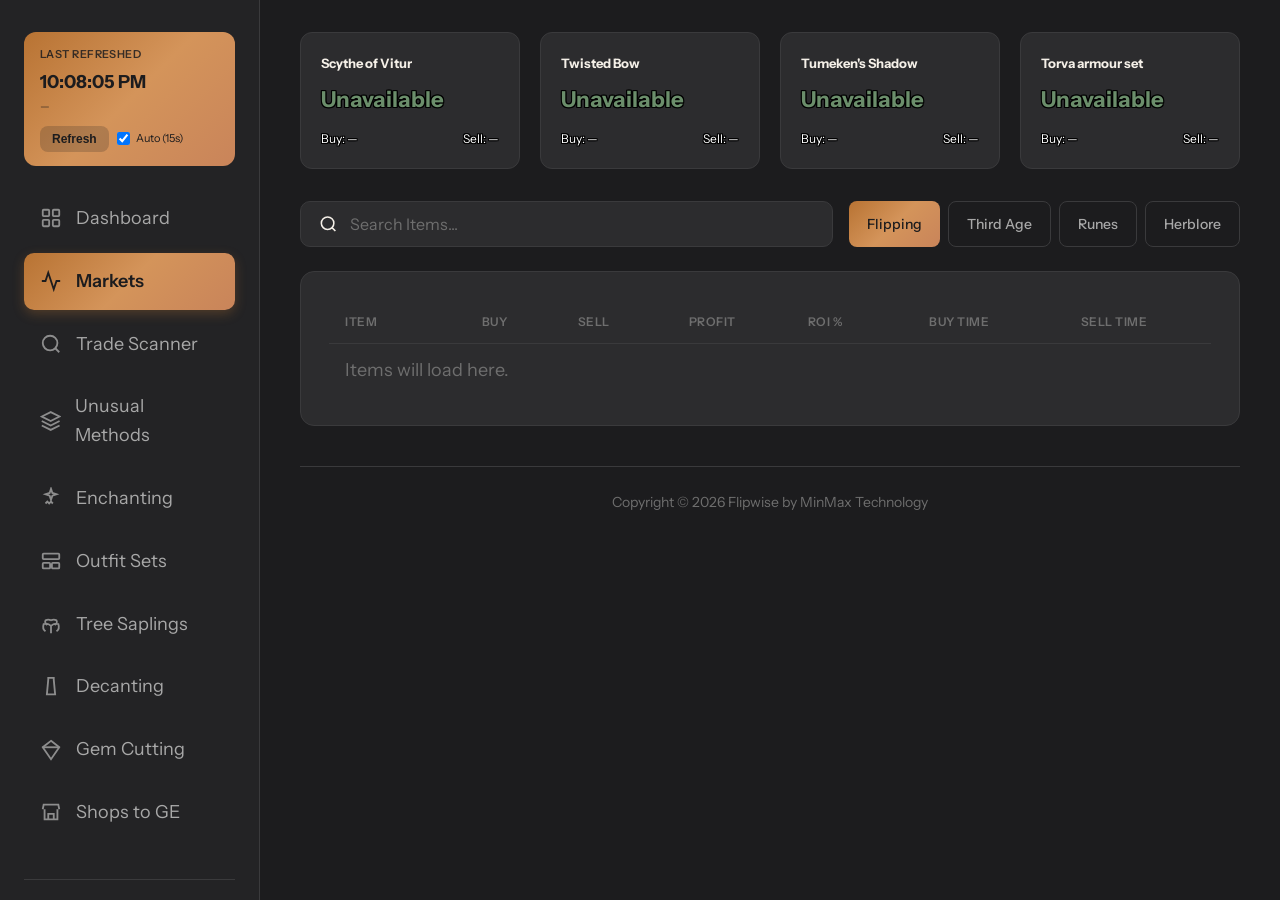
<file: sail-tools/markets.html>
<!DOCTYPE html>
<html lang="en" data-theme="copper" data-mode="dark">
<head>
    <meta charset="UTF-8">
    <meta name="viewport" content="width=device-width, initial-scale=1.0">
    <title>Markets - Flipwise</title>
    <script>
        // Load theme immediately to prevent flash
        (function() {
            try {
                var p = localStorage.getItem('themePalette') || 'copper';
                var m = localStorage.getItem('themeMode') || localStorage.getItem('theme') || 'dark';
                document.documentElement.setAttribute('data-theme', p);
                document.documentElement.setAttribute('data-mode', m);
            } catch (e) {}
        })();
    </script>
    <link rel="preconnect" href="https://fonts.googleapis.com">
    <link rel="preconnect" href="https://fonts.gstatic.com" crossorigin>
    <link href="https://fonts.googleapis.com/css2?family=Instrument+Sans:wght@400;500;600;700&display=swap" rel="stylesheet">
    <link rel="stylesheet" href="css/flipwise-theme.css">
    <link rel="stylesheet" href="css/flipwise-themes.css">
    <link rel="stylesheet" href="css/flipwise-pages.css">
    <!--

Flipwise markets page

-->
</head>
<body>
    <button class="mobile-menu-toggle" id="mobileMenuToggle">
        <div class="hamburger">
            <span></span>
            <span></span>
            <span></span>
        </div>
    </button>

    <div class="sidebar-overlay" id="sidebarOverlay"></div>

    <div class="dashboard">
        <aside class="sidebar" id="sidebar">
            <div class="sidebar-time">
                <div class="sidebar-time-label">Last refreshed</div>
                <div class="sidebar-time-clock" id="refresh-clock">—</div>
                <div class="sidebar-time-sub" id="refresh-last">—</div>
                <div class="sidebar-time-actions">
                    <button type="button" class="sidebar-time-btn" id="refresh-btn" title="Refresh">Refresh</button>
                    <label class="sidebar-time-auto">
                        <input type="checkbox" id="auto-refresh-checkbox" checked>
                        <span>Auto (15s)</span>
                    </label>
                </div>
            </div>

            <nav class="nav-section">
                <a href="index.html" class="nav-item">
                    <svg class="nav-icon" viewBox="0 0 24 24" fill="none" stroke="currentColor" stroke-width="2">
                        <rect x="3" y="3" width="7" height="7" rx="1"/>
                        <rect x="14" y="3" width="7" height="7" rx="1"/>
                        <rect x="3" y="14" width="7" height="7" rx="1"/>
                        <rect x="14" y="14" width="7" height="7" rx="1"/>
                    </svg>
                    Dashboard
                </a>
                <a href="markets.html" class="nav-item active">
                    <svg class="nav-icon" viewBox="0 0 24 24" fill="none" stroke="currentColor" stroke-width="2">
                        <polyline points="22 12 18 12 15 21 9 3 6 12 2 12"/>
                    </svg>
                    Markets
                </a>
                <a href="scanner.html" class="nav-item">
                    <svg class="nav-icon" viewBox="0 0 24 24" fill="none" stroke="currentColor" stroke-width="2">
                        <circle cx="11" cy="11" r="8"/><line x1="21" y1="21" x2="16.65" y2="16.65"/>
                    </svg>
                    Trade Scanner
                </a>
                <a href="money-makers.html" class="nav-item">
                    <svg class="nav-icon" viewBox="0 0 24 24" fill="none" stroke="currentColor" stroke-width="2">
                        <path d="M12 2L2 7l10 5 10-5-10-5z"/><path d="M2 17l10 5 10-5"/><path d="M2 12l10 5 10-5"/>
                    </svg>
                    Unusual Methods
                </a>
                <a href="enchanting.html" class="nav-item">
                    <svg class="nav-icon" viewBox="0 0 24 24" fill="none" stroke="currentColor" stroke-width="2">
                        <path d="M12 2l1.5 4.5L18 8l-4.5 1.5L12 14l-1.5-4.5L6 8l4.5-1.5L12 2z"/><path d="M6 18l2-2 2 2 2-2 2 2"/>
                    </svg>
                    Enchanting
                </a>
                <a href="outfit-sets.html" class="nav-item">
                    <svg class="nav-icon" viewBox="0 0 24 24" fill="none" stroke="currentColor" stroke-width="2">
                        <rect x="3" y="4" width="18" height="6" rx="1"/><rect x="3" y="14" width="8" height="6" rx="1"/><rect x="13" y="14" width="8" height="6" rx="1"/>
                    </svg>
                    Outfit Sets
                </a>
                <a href="tree-saplings.html" class="nav-item">
                    <svg class="nav-icon" viewBox="0 0 24 24" fill="none" stroke="currentColor" stroke-width="2">
                        <path d="M12 22v-8M12 14c-2-2-5-3-8-2-1 3-1 6 2 8M12 14c2-2 5-3 8-2 1 3 1 6-2 8M12 8c-2-1-4-1-6 0-1 2 0 4 2 5M12 8c2-1 4-1 6 0 1 2 0 4-2 5"/>
                    </svg>
                    Tree Saplings
                </a>
                <a href="decanting.html" class="nav-item">
                    <svg class="nav-icon" viewBox="0 0 24 24" fill="none" stroke="currentColor" stroke-width="2">
                        <path d="M9 2h6v2l1.5 16h-9L9 4V2z"/>
                    </svg>
                    Decanting
                </a>
                <a href="gem-cutting.html" class="nav-item">
                    <svg class="nav-icon" viewBox="0 0 24 24" fill="none" stroke="currentColor" stroke-width="2">
                        <path d="M12 2l9 7-9 13L3 9l9-7z"/>
                        <path d="M3 9h18"/>
                    </svg>
                    Gem Cutting
                </a>
                <a href="shops-to-ge.html" class="nav-item">
                    <svg class="nav-icon" viewBox="0 0 24 24" fill="none" stroke="currentColor" stroke-width="2">
                        <path d="M3 9l1-5h16l1 5"></path>
                        <path d="M5 9v11h14V9"></path>
                        <path d="M9 20v-6h6v6"></path>
                    </svg>
                    Shops to GE
                </a>
            </nav>

            <div class="sidebar-footer">
                <div class="theme-toggle">
                    <div class="theme-toggle-label">
                        <svg width="22" height="22" viewBox="0 0 24 24" fill="none" stroke="currentColor" stroke-width="2">
                            <circle cx="12" cy="12" r="5"/>
                            <line x1="12" y1="1" x2="12" y2="3"/>
                            <line x1="12" y1="21" x2="12" y2="23"/>
                            <line x1="4.22" y1="4.22" x2="5.64" y2="5.64"/>
                            <line x1="18.36" y1="18.36" x2="19.78" y2="19.78"/>
                            <line x1="1" y1="12" x2="3" y2="12"/>
                            <line x1="21" y1="12" x2="23" y2="12"/>
                            <line x1="4.22" y1="19.78" x2="5.64" y2="18.36"/>
                            <line x1="18.36" y1="5.64" x2="19.78" y2="4.22"/>
                        </svg>
                        <span class="theme-toggle-mode-text">Light Mode</span>
                    </div>
                    <div class="theme-switch" id="themeSwitch"></div>
                </div>
                <a href="preferences.html" class="sidebar-settings-link">
                    <svg viewBox="0 0 24 24" fill="none" stroke="currentColor" stroke-width="2">
                        <circle cx="12" cy="12" r="3"></circle>
                        <path d="M19.4 15a1.65 1.65 0 0 0 .33 1.82l.06.06a2 2 0 1 1-2.83 2.83l-.06-.06A1.65 1.65 0 0 0 15 19.4a1.65 1.65 0 0 0-1 .6 1.65 1.65 0 0 0-.33 1V21a2 2 0 1 1-4 0v-.09A1.65 1.65 0 0 0 9 19.4a1.65 1.65 0 0 0-1-.6 1.65 1.65 0 0 0-1.82.33l-.06.06a2 2 0 1 1-2.83-2.83l.06-.06A1.65 1.65 0 0 0 4.6 15a1.65 1.65 0 0 0-.6-1 1.65 1.65 0 0 0-1-.33H3a2 2 0 1 1 0-4h.09A1.65 1.65 0 0 0 4.6 9a1.65 1.65 0 0 0 .6-1 1.65 1.65 0 0 0-.33-1.82l-.06-.06a2 2 0 1 1 2.83-2.83l.06.06A1.65 1.65 0 0 0 9 4.6a1.65 1.65 0 0 0 1-.6 1.65 1.65 0 0 0 .33-1V3a2 2 0 1 1 4 0v.09A1.65 1.65 0 0 0 15 4.6a1.65 1.65 0 0 0 1 .6 1.65 1.65 0 0 0 1.82-.33l.06-.06a2 2 0 1 1 2.83 2.83l-.06.06A1.65 1.65 0 0 0 19.4 9c.14.32.2.66.2 1s-.06.68-.2 1z"></path>
                    </svg>
                    Preferences
                </a>
            </div>
        </aside>

        <main class="main-content">
            <!-- Item profit cards -->
            <div class="market-stats market-stats--four">
                <div class="market-stat">
                    <div class="market-stat-label">Scythe of Vitur</div>
                    <div class="market-stat-value positive" id="item-profit-scythe">—</div>
                    <div class="market-stat-prices">
                        <span class="market-stat-buy" id="item-buy-scythe">Buy: —</span>
                        <span class="market-stat-sell" id="item-sell-scythe">Sell: —</span>
                    </div>
                </div>
                <div class="market-stat">
                    <div class="market-stat-label">Twisted Bow</div>
                    <div class="market-stat-value positive" id="item-profit-tbow">—</div>
                    <div class="market-stat-prices">
                        <span class="market-stat-buy" id="item-buy-tbow">Buy: —</span>
                        <span class="market-stat-sell" id="item-sell-tbow">Sell: —</span>
                    </div>
                </div>
                <div class="market-stat">
                    <div class="market-stat-label">Tumeken's Shadow</div>
                    <div class="market-stat-value positive" id="item-profit-shadow">—</div>
                    <div class="market-stat-prices">
                        <span class="market-stat-buy" id="item-buy-shadow">Buy: —</span>
                        <span class="market-stat-sell" id="item-sell-shadow">Sell: —</span>
                    </div>
                </div>
                <div class="market-stat">
                    <div class="market-stat-label">Torva armour set</div>
                    <div class="market-stat-value positive" id="item-profit-torva">—</div>
                    <div class="market-stat-prices">
                        <span class="market-stat-buy" id="item-buy-torva">Buy: —</span>
                        <span class="market-stat-sell" id="item-sell-torva">Sell: —</span>
                    </div>
                </div>
            </div>

            <!-- Search and Filters -->
            <div class="search-filters">
                <div class="search-box">
                    <svg width="20" height="20" viewBox="0 0 24 24" fill="none" stroke="currentColor" stroke-width="2">
                        <circle cx="11" cy="11" r="8"/>
                        <line x1="21" y1="21" x2="16.65" y2="16.65"/>
                    </svg>
                    <input type="text" placeholder="Search Items..." id="searchInput">
                </div>
                <div class="filter-tabs">
                    <button class="filter-tab active" data-filter="items">Flipping</button>
                    <button class="filter-tab" data-filter="third_age">Third Age</button>
                    <button class="filter-tab" data-filter="runes">Runes</button>
                    <button class="filter-tab" data-filter="herblore">Herblore</button>
                </div>
            </div>

            <!-- Content Grid (full width: table uses space where Trending/Fear & Greed were) -->
            <div class="content-grid content-grid--full">
                <!-- Market Table -->
                <div class="card">
                    <table class="market-table">
                        <thead>
                            <tr id="marketTableHeadRow">
                                <th class="market-table__th-item" data-sort="item">Item</th>
                                <th class="market-table__th-num text-right" data-sort="low">Buy</th>
                                <th class="market-table__th-num text-right" data-sort="high">Sell</th>
                                <th class="market-table__th-num text-right" data-sort="profit">Profit</th>
                                <th class="market-table__th-num text-right" data-sort="roi">ROI %</th>
                                <th class="market-table__th-num text-right" data-sort="lowTime">Buy time</th>
                                <th class="market-table__th-num text-right" data-sort="highTime">Sell time</th>
                                <th class="market-table__th-star"></th>
                            </tr>
                        </thead>
                        <tbody id="marketsTableBody">
                            <tr>
                                <td colspan="8" class="text-muted">Items will load here.</td>
                            </tr>
                        </tbody>
                    </table>
                </div>
            </div>

            <div id="breakdownOverlay" class="flipwise-breakdown-overlay" style="display: none;" aria-hidden="true">
                <div class="flipwise-breakdown-modal">
                    <h3 id="breakdownTitle">Price Breakdown</h3>
                    <div id="breakdownContent"></div>
                    <button type="button" class="breakdown-close" id="breakdownClose">Close</button>
                </div>
            </div>
            <footer class="copyright">
                Copyright &copy; 2026 Flipwise by MinMax Technology
            </footer>
        </main>
    </div>

    <script src="js/sidebar-clock.js"></script>
    <script src="js/flipwise-data.js"></script>
    <script src="js/flipwise-sounds.js"></script>
    <script src="js/flipwise-alerts.js"></script>
    <script src="js/flipwise-context-menu.js"></script>
    <script src="js/flipwise-api.js"></script>
    <script>
      (function() {
        var REFRESH_RATE_MS = 15000; // 15 seconds, match Python
        var AUTO_REFRESH_KEY = 'flipwise-auto-refresh';
        var items = [
          { name: 'Scythe of Vitur', id: 'item-profit-scythe', buyId: 'item-buy-scythe', sellId: 'item-sell-scythe' },
          { name: 'Twisted Bow', id: 'item-profit-tbow', buyId: 'item-buy-tbow', sellId: 'item-sell-tbow' },
          { name: "Tumeken's Shadow", id: 'item-profit-shadow', buyId: 'item-buy-shadow', sellId: 'item-sell-shadow' },
          { name: 'Torva armour set', id: 'item-profit-torva', buyId: 'item-buy-torva', sellId: 'item-sell-torva' }
        ];
        var lastRefreshTime = null;
        try {
          var savedTs = localStorage.getItem('flipwise-last-refresh-ts') || sessionStorage.getItem('flipwise-last-refresh-ts');
          if (savedTs) { var n = parseInt(savedTs, 10); if (!isNaN(n) && n > 0) lastRefreshTime = n; }
        } catch (e) {}
        var lastData = null;
        var currentFilter = 'items'; /* default tab: Flipping */
        var searchQuery = '';
        var autoRefreshInterval = null;
        var clockEl = document.getElementById('refresh-clock');
        var lastEl = document.getElementById('refresh-last');
        var refreshBtn = document.getElementById('refresh-btn');
        var autoCheckbox = document.getElementById('auto-refresh-checkbox');

        function fmtProfit(p) {
          if (p == null) return '—';
          var s = p >= 0 ? '+' : '';
          return s + Number(p).toLocaleString() + ' gp';
        }
        function currentTimeStr() {
          var d = new Date();
          return d.toLocaleTimeString([], { hour: 'numeric', minute: '2-digit' });
        }
        function timeAgo(ts) {
          if (ts == null || ts === undefined) return '—';
          var ms = typeof ts === 'number' && ts < 1e12 ? ts * 1000 : ts;
          var sec = Math.floor((Date.now() - ms) / 1000);
          if (sec < 60) return 'Just now';
          if (sec < 3600) return Math.floor(sec / 60) + ' min ago';
          return (sec / 3600).toFixed(1) + ' hr ago';
        }
        function updateClock() {
          if (lastEl && lastRefreshTime) lastEl.textContent = 'Refreshed ' + timeAgo(lastRefreshTime);
        }
        function fillCards(data) {
          var itemData = data.itemData || {};
          items.forEach(function(it) {
            var el = document.getElementById(it.id);
            if (el) {
              var d = itemData[it.name];
              if (!d) {
                el.textContent = '—';
                if (it.buyId) { var b = document.getElementById(it.buyId); if (b) b.textContent = 'Buy: —'; }
                if (it.sellId) { var s = document.getElementById(it.sellId); if (s) s.textContent = 'Sell: —'; }
              } else {
                el.textContent = fmtProfit(d.profit);
                el.className = 'market-stat-value ' + (d.profit > 0 ? 'positive' : d.profit < 0 ? 'negative' : '');
                if (it.buyId) { var buyEl = document.getElementById(it.buyId); if (buyEl) buyEl.textContent = 'Buy: ' + Number(d.low).toLocaleString(); }
                if (it.sellId) { var sellEl = document.getElementById(it.sellId); if (sellEl) sellEl.textContent = 'Sell: ' + Number(d.high).toLocaleString(); }
              }
            }
          });
        }
        function getDatasetForFilter(data, filter) {
          if (!data) return null;
          if (filter === 'items') return data.itemData || {};
          if (filter === 'runes') return data.runesData || {};
          if (filter === 'herblore') return data.herbloreData || {};
          if (filter === 'third_age') return data.thirdAgeData || {};
          return data.itemData || {};
        }
        function getDataByName(data, name) {
          if (!data) return null;
          return (data.itemData && data.itemData[name]) || (data.thirdAgeData && data.thirdAgeData[name]) ||
            (data.runesData && data.runesData[name]) || (data.herbloreData && data.herbloreData[name]) ||
            (data.scannerData && data.scannerData[name]) || null;
        }
        var sortColumn = 'profit';  /* default: most profitable first */
        var sortDir = 'desc';
        var FAVORITES_KEY = 'flipwise-favorites';
        var PINNED_KEY = 'flipwise-pinned';
        function getFavorites() {
          try {
            var raw = localStorage.getItem(FAVORITES_KEY);
            return raw ? JSON.parse(raw) : [];
          } catch (e) { return []; }
        }
        function setFavorites(arr) {
          try { localStorage.setItem(FAVORITES_KEY, JSON.stringify(arr)); } catch (e) {}
        }
        function getPinned() {
          try {
            var raw = localStorage.getItem(PINNED_KEY);
            return raw ? JSON.parse(raw) : [];
          } catch (e) { return []; }
        }
        function setPinned(arr) {
          try { localStorage.setItem(PINNED_KEY, JSON.stringify(arr)); } catch (e) {}
        }
        function togglePin(name) {
          var arr = getPinned();
          var i = arr.indexOf(name);
          if (i >= 0) arr.splice(i, 1);
          else arr.push(name);
          setPinned(arr);
        }
        function toggleFavorite(name) {
          var arr = getFavorites();
          var i = arr.indexOf(name);
          if (i >= 0) arr.splice(i, 1);
          else arr.push(name);
          setFavorites(arr);
        }
        function isFavorite(name) {
          return getFavorites().indexOf(name) >= 0;
        }
        function updateTableHeader() {
          var row = document.getElementById('marketTableHeadRow');
          if (!row) return;
          var isVolumeTable = currentFilter === 'runes' || currentFilter === 'herblore';
          if (isVolumeTable) {
            row.innerHTML =
              '<th class="market-table__th-item market-table__th-sortable" data-sort="item">Item</th>' +
              '<th class="market-table__th-num text-right market-table__th-sortable" data-sort="low">Buy</th>' +
              '<th class="market-table__th-num text-right market-table__th-sortable" data-sort="high">Sell</th>' +
              '<th class="market-table__th-num text-right market-table__th-sortable" data-sort="profitPer">Profit Per</th>' +
              '<th class="market-table__th-num text-right market-table__th-sortable" data-sort="profitLimit">Profit Limit</th>' +
              '<th class="market-table__th-star"></th>';
          } else {
            row.innerHTML =
              '<th class="market-table__th-item market-table__th-sortable" data-sort="item">Item</th>' +
              '<th class="market-table__th-num text-right market-table__th-sortable" data-sort="low">Buy</th>' +
              '<th class="market-table__th-num text-right market-table__th-sortable" data-sort="high">Sell</th>' +
              '<th class="market-table__th-num text-right market-table__th-sortable" data-sort="profit">Profit</th>' +
              '<th class="market-table__th-num text-right market-table__th-sortable" data-sort="roi">ROI %</th>' +
              '<th class="market-table__th-num text-right market-table__th-sortable" data-sort="lowTime">Buy time</th>' +
              '<th class="market-table__th-num text-right market-table__th-sortable" data-sort="highTime">Sell time</th>' +
              '<th class="market-table__th-star"></th>';
          }
          setSortIndicator();
        }
        function setSortIndicator() {
          var row = document.getElementById('marketTableHeadRow');
          if (!row) return;
          row.querySelectorAll('th[data-sort]').forEach(function(th) {
            var col = th.getAttribute('data-sort');
            th.classList.remove('sort-asc', 'sort-desc');
            if (col === sortColumn) th.classList.add(sortDir === 'asc' ? 'sort-asc' : 'sort-desc');
          });
        }
        function fillTable(data) {
          updateTableHeader();
          var tbody = document.getElementById('marketsTableBody');
          if (!tbody) return;
          var dataset = getDatasetForFilter(data, currentFilter);
          var rows = [];
          if (dataset && typeof dataset === 'object') {
            for (var name in dataset) {
              if (Object.prototype.hasOwnProperty.call(dataset, name))
                rows.push({ name: name, d: dataset[name] });
            }
          }
          if (searchQuery) {
            var q = searchQuery.trim().toLowerCase();
            rows = rows.filter(function(r) { return (r.name || '').toLowerCase().indexOf(q) >= 0; });
          }
          var pinned = getPinned();
          var key = sortColumn;
          var mult = sortDir === 'asc' ? -1 : 1;
          rows.sort(function(a, b) {
            var pa = pinned.indexOf(a.name) >= 0 ? 0 : 1;
            var pb = pinned.indexOf(b.name) >= 0 ? 0 : 1;
            if (pa !== pb) return pa - pb;
            if (key === 'item') {
              var sa = (a.name || '').toLowerCase();
              var sb = (b.name || '').toLowerCase();
              return mult * (sa > sb ? 1 : sa < sb ? -1 : 0);
            }
            var va = a.d[key];
            var vb = b.d[key];
            if (key === 'profit' || key === 'low' || key === 'high' || key === 'roi' || key === 'profitPer' || key === 'profitLimit') {
              va = va != null ? Number(va) : -Infinity;
              vb = vb != null ? Number(vb) : -Infinity;
              return mult * (vb - va);
            }
            if (key === 'highTime' || key === 'lowTime') {
              va = va != null ? va : 0;
              vb = vb != null ? vb : 0;
              return mult * (vb - va);
            }
            return 0;
          });
          var isVolumeTable = currentFilter === 'runes' || currentFilter === 'herblore';
          var colCount = isVolumeTable ? 6 : 8;
          tbody.innerHTML = '';
          if (rows.length === 0) {
            var tr = document.createElement('tr');
            var msg = !dataset ? 'Items will load here.' : searchQuery.trim() ? 'No items match your search.' : 'No items for this filter.';
            tr.innerHTML = '<td colspan="' + colCount + '" class="text-muted">' + msg + '</td>';
            tbody.appendChild(tr);
            return;
          }
          rows.forEach(function(r) {
            var d = r.d;
            var low = d.low != null ? Number(d.low).toLocaleString() : '—';
            var high = d.high != null ? Number(d.high).toLocaleString() : '—';
            var tr = document.createElement('tr');
            var fav = isFavorite(r.name);
            if (isVolumeTable) {
              var profitPer = d.profitPer != null ? d.profitPer : 0;
              var profitLimit = d.profitLimit != null ? d.profitLimit : 0;
              var perClass = profitPer > 0 ? 'positive' : profitPer < 0 ? 'negative' : '';
              var limitClass = profitLimit > 0 ? 'positive' : profitLimit < 0 ? 'negative' : '';
              tr.innerHTML =
                '<td class="market-table__td-item"><div class="coin-cell"><span class="coin-icon">' + itemIconHtml(d, r.name.charAt(0)) + '</span><span class="coin-name">' + escapeHtml(r.name) + '</span></div></td>' +
                '<td class="text-right market-table__td-num">' + low + '</td>' +
                '<td class="text-right market-table__td-num">' + high + '</td>' +
                '<td class="text-right market-table__td-num change-cell ' + perClass + '">' + escapeHtml(fmtProfit(d.profitPer)) + '</td>' +
                '<td class="text-right market-table__td-num change-cell ' + limitClass + '">' + escapeHtml(fmtProfit(d.profitLimit)) + '</td>' +
                '<td class="market-table__td-star"><button type="button" class="star-btn' + (fav ? ' star-btn--on' : '') + '" aria-label="Favorite" title="' + (fav ? 'Unfavorite' : 'Favorite') + '" data-item-name="' + escapeHtml(r.name) + '">' + (fav ? '★' : '☆') + '</button></td>';
            } else {
              var profit = d.profit != null ? d.profit : 0;
              var profitClass = profit > 0 ? 'positive' : profit < 0 ? 'negative' : '';
              var roi = d.roi != null ? Number(d.roi).toFixed(1) + '%' : '—';
              var buyTime = timeAgo(d.lowTime);
              var sellTime = timeAgo(d.highTime);
              var hasBuyAlert = window.FlipwiseAlerts && window.FlipwiseAlerts.hasAlert(r.name, 'buy');
              var hasSellAlert = window.FlipwiseAlerts && window.FlipwiseAlerts.hasAlert(r.name, 'sell');
              var buyTimeClass = 'text-right market-table__td-num' + (hasBuyAlert ? ' market-table__td-alert-active' : '');
              var sellTimeClass = 'text-right market-table__td-num' + (hasSellAlert ? ' market-table__td-alert-active' : '');
              var buyTimeTitle = hasBuyAlert ? ' title="Buy Alert Set"' : '';
              var sellTimeTitle = hasSellAlert ? ' title="Sell Alert Set"' : '';
              tr.innerHTML =
                '<td class="market-table__td-item"><div class="coin-cell"><span class="coin-icon">' + itemIconHtml(d, r.name.charAt(0)) + '</span><span class="coin-name">' + escapeHtml(r.name) + '</span></div></td>' +
                '<td class="text-right market-table__td-num">' + low + '</td>' +
                '<td class="text-right market-table__td-num">' + high + '</td>' +
                '<td class="text-right market-table__td-num change-cell ' + profitClass + '">' + escapeHtml(fmtProfit(d.profit)) + '</td>' +
                '<td class="text-right market-table__td-num">' + roi + '</td>' +
                '<td class="' + buyTimeClass + '"' + buyTimeTitle + '>' + escapeHtml(buyTime) + '</td>' +
                '<td class="' + sellTimeClass + '"' + sellTimeTitle + '>' + escapeHtml(sellTime) + '</td>' +
                '<td class="market-table__td-star"><button type="button" class="star-btn' + (fav ? ' star-btn--on' : '') + '" aria-label="Favorite" title="' + (fav ? 'Unfavorite' : 'Favorite') + '" data-item-name="' + escapeHtml(r.name) + '">' + (fav ? '★' : '☆') + '</button></td>';
            }
            tr.dataset.itemName = r.name;
            tr.addEventListener('contextmenu', function(e) {
              var name = tr.dataset.itemName;
              if (!name) return;
              var dataset = getDatasetForFilter(lastData, currentFilter);
              var rowData = dataset && dataset[name];
              if (window.FlipwiseContextMenu) {
                window.FlipwiseContextMenu.show(e, name, currentFilter, {
                  idByName: (lastData && lastData.idByName) || {},
                  pinnedSet: getPinned(),
                  onTogglePin: function() { togglePin(name); if (lastData) fillTable(lastData); },
                  onAddAlert: function(n, side) {
                    var d = getDataByName(lastData, n);
                    if (!d) return;
                    var ts = side === 'buy' ? d.lowTime : d.highTime;
                    if (window.FlipwiseAlerts) window.FlipwiseAlerts.setAlert(n, side, ts != null ? ts : 0);
                    if (window.FlipwiseSounds) window.FlipwiseSounds.playAlertSet();
                    if (window.FlipwiseAlerts) window.FlipwiseAlerts.appendEvent(n + ' ' + side + ' alert set.', 'alert-set');
                    if (lastData) fillTable(lastData);
                  },
                  onClearAlert: function(n, side) {
                    if (window.FlipwiseAlerts) window.FlipwiseAlerts.clearAlert(n, side);
                    if (window.FlipwiseSounds) window.FlipwiseSounds.playAlertSet();
                    if (window.FlipwiseAlerts) window.FlipwiseAlerts.appendEvent(n + ' ' + side + ' alert cleared.', 'alert-clear');
                    if (lastData) fillTable(lastData);
                  },
                  onBreakdown: function(n) { showBreakdown(n); },
                  onVisitWiki: function() {}
                });
              }
            });
            tbody.appendChild(tr);
          });
          function showBreakdown(itemName) {
            var overlay = document.getElementById('breakdownOverlay');
            var title = document.getElementById('breakdownTitle');
            var content = document.getElementById('breakdownContent');
            if (!overlay || !content) return;
            var dataset = getDatasetForFilter(lastData, currentFilter);
            var d = dataset && dataset[itemName];
            title.textContent = itemName + ' — Price Breakdown';
            if (!d) {
              content.innerHTML = '<p class="text-muted">No data for this item.</p>';
            } else {
              var isVol = currentFilter === 'runes' || currentFilter === 'herblore';
              var rows = [];
              rows.push({ label: 'Buy', value: d.low != null ? Number(d.low).toLocaleString() + ' gp' : '—' });
              rows.push({ label: 'Sell', value: d.high != null ? Number(d.high).toLocaleString() + ' gp' : '—' });
              if (isVol) {
                rows.push({ label: 'Profit per', value: d.profitPer != null ? (d.profitPer >= 0 ? '+' : '') + Number(d.profitPer).toLocaleString() + ' gp' : '—', cls: d.profitPer > 0 ? 'positive' : d.profitPer < 0 ? 'negative' : '' });
                rows.push({ label: 'Profit limit', value: d.profitLimit != null ? (d.profitLimit >= 0 ? '+' : '') + Number(d.profitLimit).toLocaleString() + ' gp' : '—', cls: d.profitLimit > 0 ? 'positive' : d.profitLimit < 0 ? 'negative' : '' });
              } else {
                rows.push({ label: 'Profit', value: d.profit != null ? (d.profit >= 0 ? '+' : '') + Number(d.profit).toLocaleString() + ' gp' : '—', cls: d.profit > 0 ? 'positive' : d.profit < 0 ? 'negative' : '' });
                rows.push({ label: 'ROI %', value: d.roi != null ? Number(d.roi).toFixed(1) + '%' : '—' });
                rows.push({ label: 'Buy time', value: timeAgo(d.lowTime) });
                rows.push({ label: 'Sell time', value: timeAgo(d.highTime) });
              }
              content.innerHTML = rows.map(function(r) {
                return '<div class="breakdown-row"><span class="label">' + escapeHtml(r.label) + '</span><span class="value' + (r.cls ? ' ' + r.cls : '') + '">' + escapeHtml(r.value) + '</span></div>';
              }).join('');
            }
            overlay.style.display = 'flex';
            overlay.setAttribute('aria-hidden', 'false');
          }
          var breakdownOverlay = document.getElementById('breakdownOverlay');
          var breakdownClose = document.getElementById('breakdownClose');
          if (breakdownOverlay && !breakdownOverlay._bound) {
            breakdownOverlay._bound = true;
            breakdownOverlay.addEventListener('click', function(e) { if (e.target === breakdownOverlay) { breakdownOverlay.style.display = 'none'; breakdownOverlay.setAttribute('aria-hidden', 'true'); } });
            if (breakdownClose) breakdownClose.addEventListener('click', function() { breakdownOverlay.style.display = 'none'; breakdownOverlay.setAttribute('aria-hidden', 'true'); });
          }
          tbody.querySelectorAll('.star-btn').forEach(function(btn) {
            btn.addEventListener('click', function() {
              var name = btn.getAttribute('data-item-name');
              if (!name) return;
              toggleFavorite(name);
              var on = isFavorite(name);
              btn.classList.toggle('star-btn--on', on);
              btn.textContent = on ? '★' : '☆';
              btn.setAttribute('title', on ? 'Unfavorite' : 'Favorite');
            });
          });
        }
        var WIKI_ICON_BASE = 'https://oldschool.runescape.wiki/images/';
        function itemIconHtml(d, fallbackLetter) {
          var letter = (fallbackLetter || (d && (d.name || '').charAt(0)) || '');
          if (d && d.icon) {
            var filename = String(d.icon).replace(/ /g, '_');
            var url = WIKI_ICON_BASE + encodeURIComponent(filename);
            return '<img src="' + escapeHtml(url) + '" alt="" class="item-icon" loading="lazy" referrerpolicy="no-referrer" data-fallback="' + escapeHtml(letter) + '" onerror="var f=this.getAttribute(\'data-fallback\')||\'?\'; var s=document.createElement(\'span\'); s.className=\'item-icon-fallback\'; s.textContent=f; this.parentNode.replaceChild(s,this);">';
          }
          return '<span class="item-icon-fallback">' + escapeHtml(letter) + '</span>';
        }
        function escapeHtml(s) {
          if (s == null) return '';
          var div = document.createElement('div');
          div.textContent = s;
          return div.innerHTML;
        }
        function doRefresh() {
          if (refreshBtn) refreshBtn.disabled = true;
          if (typeof FlipwiseAPI === 'undefined') {
            items.forEach(function(it) {
              var el = document.getElementById(it.id);
              if (el) el.textContent = 'Unavailable';
            });
            if (refreshBtn) refreshBtn.disabled = false;
            return;
          }
          FlipwiseAPI.refresh().then(function(data) {
            lastRefreshTime = Date.now();
            var tsStr = String(lastRefreshTime);
            try {
              localStorage.setItem('flipwise-last-refresh-ts', tsStr);
              sessionStorage.setItem('flipwise-last-refresh-ts', tsStr);
            } catch (e) {}
            lastData = data;
            fillCards(data);
            fillTable(data);
            updateClock();
            if (window.FlipwiseAlerts && data.idByName) window.FlipwiseAlerts.checkAlerts(data, data.idByName);
          }).catch(function() {
            items.forEach(function(it) {
              var el = document.getElementById(it.id);
              if (el) el.textContent = 'Unavailable';
            });
          }).finally(function() {
            if (refreshBtn) refreshBtn.disabled = false;
          });
        }
        if (clockEl) {
          updateClock();
          setInterval(updateClock, 60000);
        }
        function startAutoRefresh() {
          stopAutoRefresh();
          if (!autoCheckbox || !autoCheckbox.checked) return;
          autoRefreshInterval = setInterval(doRefresh, REFRESH_RATE_MS);
        }
        function stopAutoRefresh() {
          if (autoRefreshInterval) {
            clearInterval(autoRefreshInterval);
            autoRefreshInterval = null;
          }
        }
        if (autoCheckbox) {
          try {
            var saved = localStorage.getItem(AUTO_REFRESH_KEY);
            if (saved !== null) autoCheckbox.checked = saved === 'true';
          } catch (e) {}
          autoCheckbox.addEventListener('change', function() {
            try { localStorage.setItem(AUTO_REFRESH_KEY, autoCheckbox.checked); } catch (e) {}
            if (autoCheckbox.checked) startAutoRefresh();
            else stopAutoRefresh();
          });
        }
        if (refreshBtn) refreshBtn.addEventListener('click', doRefresh);
        (function wireFilters() {
          var tabs = document.querySelectorAll('.filter-tab');
          tabs.forEach(function(tab) {
            tab.addEventListener('click', function() {
              currentFilter = tab.getAttribute('data-filter') || 'items';
              if (currentFilter === 'runes' || currentFilter === 'herblore') {
                sortColumn = 'profitLimit';
                sortDir = 'desc';
              } else {
                sortColumn = 'profit';
                sortDir = 'desc';
              }
              tabs.forEach(function(t) { t.classList.remove('active'); });
              tab.classList.add('active');
              if (lastData) fillTable(lastData);
            });
          });
        })();
        (function wireTableSort() {
          var table = document.querySelector('.market-table');
          if (!table) return;
          table.addEventListener('click', function(e) {
            var th = e.target && e.target.closest ? e.target.closest('th[data-sort]') : null;
            if (!th) return;
            var col = th.getAttribute('data-sort');
            if (!col) return;
            if (sortColumn === col) sortDir = sortDir === 'asc' ? 'desc' : 'asc';
            else { sortColumn = col; sortDir = 'desc'; }
            setSortIndicator();
            if (lastData) fillTable(lastData);
          });
        })();
        (function wireSearch() {
          var searchEl = document.getElementById('searchInput');
          if (!searchEl) return;
          searchEl.addEventListener('input', function() {
            searchQuery = searchEl.value;
            if (lastData) fillTable(lastData);
          });
        })();
        doRefresh();
        startAutoRefresh();
      })();
    </script>
    <script src="js/flipwise-ui.js"></script>
</body>
</html>
</file>
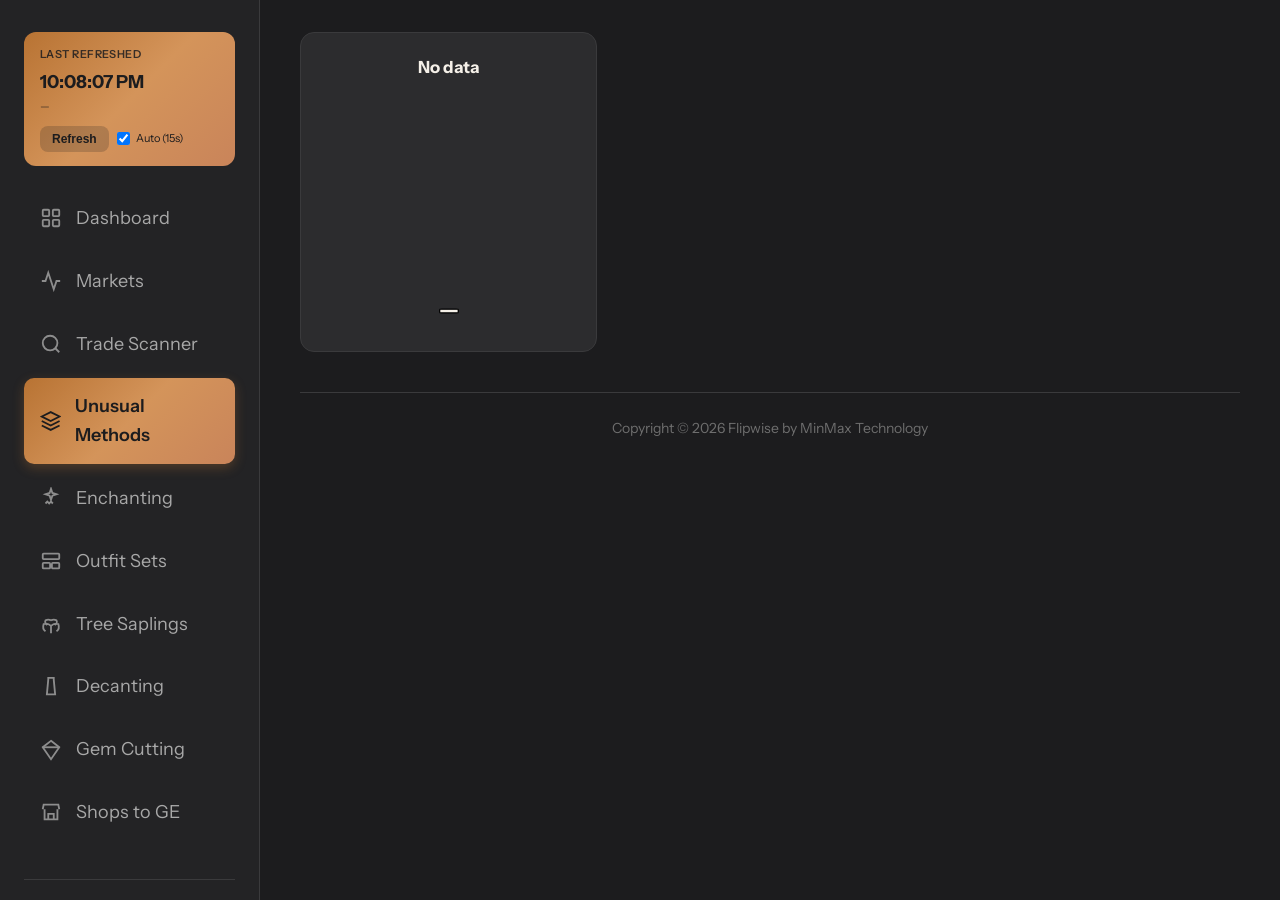
<file: sail-tools/money-makers.html>
<!DOCTYPE html>
<html lang="en" data-theme="copper" data-mode="dark">
<head>
    <meta charset="UTF-8">
    <meta name="viewport" content="width=device-width, initial-scale=1.0">
    <title>Unusual Methods - Flipwise</title>
    <script>
        (function() {
            try {
                var p = localStorage.getItem('themePalette') || 'copper';
                var m = localStorage.getItem('themeMode') || localStorage.getItem('theme') || 'dark';
                document.documentElement.setAttribute('data-theme', p);
                document.documentElement.setAttribute('data-mode', m);
            } catch (e) {}
        })();
    </script>
    <link rel="preconnect" href="https://fonts.googleapis.com">
    <link rel="preconnect" href="https://fonts.gstatic.com" crossorigin>
    <link href="https://fonts.googleapis.com/css2?family=Instrument+Sans:wght@400;500;600;700&display=swap" rel="stylesheet">
    <link rel="stylesheet" href="css/flipwise-theme.css">
    <link rel="stylesheet" href="css/flipwise-themes.css">
    <link rel="stylesheet" href="css/flipwise-pages.css">
</head>
<body>
    <button class="mobile-menu-toggle" id="mobileMenuToggle">
        <div class="hamburger"><span></span><span></span><span></span></div>
    </button>
    <div class="sidebar-overlay" id="sidebarOverlay"></div>
    <div class="dashboard">
        <aside class="sidebar" id="sidebar">
            <div class="sidebar-time">
                <div class="sidebar-time-label">Last refreshed</div>
                <div class="sidebar-time-clock" id="refresh-clock">—</div>
                <div class="sidebar-time-sub" id="refresh-last">—</div>
                <div class="sidebar-time-actions">
                    <button type="button" class="sidebar-time-btn" id="refresh-btn" title="Refresh">Refresh</button>
                    <label class="sidebar-time-auto">
                        <input type="checkbox" id="auto-refresh-checkbox" checked>
                        <span>Auto (15s)</span>
                    </label>
                </div>
            </div>
            <nav class="nav-section">
                <a href="index.html" class="nav-item">
                    <svg class="nav-icon" viewBox="0 0 24 24" fill="none" stroke="currentColor" stroke-width="2">
                        <rect x="3" y="3" width="7" height="7" rx="1"/><rect x="14" y="3" width="7" height="7" rx="1"/>
                        <rect x="3" y="14" width="7" height="7" rx="1"/><rect x="14" y="14" width="7" height="7" rx="1"/>
                    </svg>
                    Dashboard
                </a>
                <a href="markets.html" class="nav-item">
                    <svg class="nav-icon" viewBox="0 0 24 24" fill="none" stroke="currentColor" stroke-width="2">
                        <polyline points="22 12 18 12 15 21 9 3 6 12 2 12"/>
                    </svg>
                    Markets
                </a>
                <a href="scanner.html" class="nav-item">
                    <svg class="nav-icon" viewBox="0 0 24 24" fill="none" stroke="currentColor" stroke-width="2">
                        <circle cx="11" cy="11" r="8"/><line x1="21" y1="21" x2="16.65" y2="16.65"/>
                    </svg>
                    Trade Scanner
                </a>
                <a href="money-makers.html" class="nav-item active">
                    <svg class="nav-icon" viewBox="0 0 24 24" fill="none" stroke="currentColor" stroke-width="2">
                        <path d="M12 2L2 7l10 5 10-5-10-5z"/><path d="M2 17l10 5 10-5"/><path d="M2 12l10 5 10-5"/>
                    </svg>
                    Unusual Methods
                </a>
                <a href="enchanting.html" class="nav-item">
                    <svg class="nav-icon" viewBox="0 0 24 24" fill="none" stroke="currentColor" stroke-width="2">
                        <path d="M12 2l1.5 4.5L18 8l-4.5 1.5L12 14l-1.5-4.5L6 8l4.5-1.5L12 2z"/><path d="M6 18l2-2 2 2 2-2 2 2"/>
                    </svg>
                    Enchanting
                </a>
                <a href="outfit-sets.html" class="nav-item">
                    <svg class="nav-icon" viewBox="0 0 24 24" fill="none" stroke="currentColor" stroke-width="2">
                        <rect x="3" y="4" width="18" height="6" rx="1"/><rect x="3" y="14" width="8" height="6" rx="1"/><rect x="13" y="14" width="8" height="6" rx="1"/>
                    </svg>
                    Outfit Sets
                </a>
                <a href="tree-saplings.html" class="nav-item">
                    <svg class="nav-icon" viewBox="0 0 24 24" fill="none" stroke="currentColor" stroke-width="2">
                        <path d="M12 22v-8M12 14c-2-2-5-3-8-2-1 3-1 6 2 8M12 14c2-2 5-3 8-2 1 3 1 6-2 8M12 8c-2-1-4-1-6 0-1 2 0 4 2 5M12 8c2-1 4-1 6 0 1 2 0 4-2 5"/>
                    </svg>
                    Tree Saplings
                </a>
                <a href="decanting.html" class="nav-item">
                    <svg class="nav-icon" viewBox="0 0 24 24" fill="none" stroke="currentColor" stroke-width="2">
                        <path d="M9 2h6v2l1.5 16h-9L9 4V2z"/>
                    </svg>
                    Decanting
                </a>
                <a href="gem-cutting.html" class="nav-item">
                    <svg class="nav-icon" viewBox="0 0 24 24" fill="none" stroke="currentColor" stroke-width="2">
                        <path d="M12 2l9 7-9 13L3 9l9-7z"/>
                        <path d="M3 9h18"/>
                    </svg>
                    Gem Cutting
                </a>
                <a href="shops-to-ge.html" class="nav-item">
                    <svg class="nav-icon" viewBox="0 0 24 24" fill="none" stroke="currentColor" stroke-width="2">
                        <path d="M3 9l1-5h16l1 5"></path>
                        <path d="M5 9v11h14V9"></path>
                        <path d="M9 20v-6h6v6"></path>
                    </svg>
                    Shops to GE
                </a>
            </nav>
            <div class="sidebar-footer">
                <div class="theme-toggle">
                    <div class="theme-toggle-label">
                        <svg width="22" height="22" viewBox="0 0 24 24" fill="none" stroke="currentColor" stroke-width="2">
                            <circle cx="12" cy="12" r="5"/>
                            <line x1="12" y1="1" x2="12" y2="3"/><line x1="12" y1="21" x2="12" y2="23"/>
                            <line x1="4.22" y1="4.22" x2="5.64" y2="5.64"/><line x1="18.36" y1="18.36" x2="19.78" y2="19.78"/>
                            <line x1="1" y1="12" x2="3" y2="12"/><line x1="21" y1="12" x2="23" y2="12"/>
                            <line x1="4.22" y1="19.78" x2="5.64" y2="18.36"/><line x1="18.36" y1="5.64" x2="19.78" y2="4.22"/>
                        </svg>
                        <span class="theme-toggle-mode-text">Light Mode</span>
                    </div>
                    <div class="theme-switch" id="themeSwitch"></div>
                </div>
                <a href="preferences.html" class="sidebar-settings-link">
                    <svg viewBox="0 0 24 24" fill="none" stroke="currentColor" stroke-width="2">
                        <circle cx="12" cy="12" r="3"></circle>
                        <path d="M19.4 15a1.65 1.65 0 0 0 .33 1.82l.06.06a2 2 0 1 1-2.83 2.83l-.06-.06A1.65 1.65 0 0 0 15 19.4a1.65 1.65 0 0 0-1 .6 1.65 1.65 0 0 0-.33 1V21a2 2 0 1 1-4 0v-.09A1.65 1.65 0 0 0 9 19.4a1.65 1.65 0 0 0-1-.6 1.65 1.65 0 0 0-1.82.33l-.06.06a2 2 0 1 1-2.83-2.83l.06-.06A1.65 1.65 0 0 0 4.6 15a1.65 1.65 0 0 0-.6-1 1.65 1.65 0 0 0-1-.33H3a2 2 0 1 1 0-4h.09A1.65 1.65 0 0 0 4.6 9a1.65 1.65 0 0 0 .6-1 1.65 1.65 0 0 0-.33-1.82l-.06-.06a2 2 0 1 1 2.83-2.83l.06.06A1.65 1.65 0 0 0 9 4.6a1.65 1.65 0 0 0 1-.6 1.65 1.65 0 0 0 .33-1V3a2 2 0 1 1 4 0v.09A1.65 1.65 0 0 0 15 4.6a1.65 1.65 0 0 0 1 .6 1.65 1.65 0 0 0 1.82-.33l.06-.06a2 2 0 1 1 2.83 2.83l-.06.06A1.65 1.65 0 0 0 19.4 9c.14.32.2.66.2 1s-.06.68-.2 1z"></path>
                    </svg>
                    Preferences
                </a>
            </div>
        </aside>
        <main class="main-content">
            <div class="balance-cards" id="moneyMakerTiles">
                <!-- Filled by script -->
                <div class="balance-card"><div class="balance-label">Loading…</div><div class="balance-value">—</div><div class="balance-change">—</div></div>
            </div>
            <footer class="copyright">Copyright &copy; 2026 Flipwise by MinMax Technology</footer>
        </main>
    </div>
    <script src="js/flipwise-data.js"></script>
    <script src="js/flipwise-api.js"></script>
    <script src="js/sidebar-clock.js"></script>
    <script>
(function() {
  var refreshBtn = document.getElementById('refresh-btn');
  var container = document.getElementById('moneyMakerTiles');

  function escapeHtml(s) {
    if (s == null) return '';
    var div = document.createElement('div');
    div.textContent = s;
    return div.innerHTML;
  }

  function formatValue(profit) {
    if (profit == null || profit === 0) return '—';
    var n = Number(profit);
    return (n >= 0 ? '+' : '') + n.toLocaleString() + ' gp';
  }

  function fmtNum(n) {
    if (n == null || isNaN(n)) return '—';
    return Number(n).toLocaleString();
  }

  var WIKI_ICON_BASE = 'https://oldschool.runescape.wiki/images/';
  function iconImg(icon) {
    if (!icon) return '';
    var filename = String(icon).replace(/ /g, '_');
    var url = WIKI_ICON_BASE + encodeURIComponent(filename);
    return '<img class="mm-item-icon" src="' + escapeHtml(url) + '" alt="">';
  }
  function rowWithIcon(icon, label, val) {
    var left = icon ? ('<span class="mm-row-left">' + iconImg(icon) + '<span class="mm-label">' + label + '</span></span>') : ('<span class="mm-label">' + label + '</span>');
    return '<div class="mm-row">' + left + '<span class="mm-val">' + val + '</span></div>';
  }

  function buildBreakdownHtml(t) {
    var b = t.breakdown;
    if (!b) return '';
    var F = window.Flipwise;
    var key = t.key;
    var html = [];
    if (key === 'knife' && b.knives && b.knives.length) {
      var best = b.best_knife || '';
      b.knives.forEach(function(k) {
        var rowClass = (k.name === best) ? ' mm-row mm-winner' : ' mm-row';
        var icon = iconImg(k.icon);
        var left = k.icon ? ('<span class="mm-row-left">' + icon + '<span class="mm-label">' + escapeHtml(k.name) + ': </span></span>') : ('<span class="mm-label">' + escapeHtml(k.name) + ': </span>');
        html.push('<div class="' + rowClass + '">' + left + '<span class="mm-val">B: ' + fmtNum(k.buy) + ' S: ' + fmtNum(k.sell) + '</span></div>');
      });
    } else if (key === 'cannon') {
      var cannonItems = (F && F.CANNON_ITEMS) || [{ name: 'Cannon base' }, { name: 'Cannon stand' }, { name: 'Cannon barrels' }, { name: 'Cannon furnace' }];
      var partIcons = b.part_icons || [];
      [b.part1, b.part2, b.part3, b.part4].forEach(function(val, i) {
        var partName = cannonItems[i] ? cannonItems[i].name : 'Part';
        html.push(rowWithIcon(partIcons[i], 'GE ' + escapeHtml(partName) + ': ', fmtNum(val) + ' gp'));
      });
      html.push(rowWithIcon(b.cannon_icon, 'GE Cannon: ', fmtNum(b.cannon_sell) + ' gp'));
      var pp = b.parts_profit;
      var np = b.nulodion_profit;
      var partsStr = (pp != null) ? ((pp >= 0 ? '+' : '') + fmtNum(pp) + ' gp') : '—';
      var nulStr = (np != null) ? ((np >= 0 ? '+' : '') + fmtNum(np) + ' gp') : '—';
      var partsWin = (pp != null && np != null && pp >= np);
      var nulWin = (np != null && (pp == null || np > pp));
      html.push('<div class="mm-row' + (partsWin ? ' mm-winner' : '') + '"><span class="mm-label">GE Bought Parts: </span><span class="mm-val">' + partsStr + '</span></div>');
      html.push('<div class="mm-row' + (nulWin ? ' mm-winner' : '') + '"><span class="mm-label">Nulodion: </span><span class="mm-val">' + nulStr + '</span></div>');
    } else if (key === 'odium' && (F && F.ODIUM_SHARD_ITEMS)) {
      var odiumIcons = b.part_icons || [];
      F.ODIUM_SHARD_ITEMS.forEach(function(item, i) {
        var v = [b.part1, b.part2, b.part3][i];
        html.push(rowWithIcon(odiumIcons[i], escapeHtml(item.name) + ': ', fmtNum(v) + ' gp'));
      });
      html.push(rowWithIcon(b.ward_icon, 'Odium ward: ', fmtNum(b.ward_sell) + ' gp'));
    } else if (key === 'malediction' && (F && F.MALEDICTION_SHARD_ITEMS)) {
      var malIcons = b.part_icons || [];
      F.MALEDICTION_SHARD_ITEMS.forEach(function(item, i) {
        var v = [b.part1, b.part2, b.part3][i];
        html.push(rowWithIcon(malIcons[i], escapeHtml(item.name) + ': ', fmtNum(v) + ' gp'));
      });
      html.push(rowWithIcon(b.ward_icon, 'Malediction ward: ', fmtNum(b.ward_sell) + ' gp'));
    } else if (key === 'bandit') {
      html.push(rowWithIcon(b.ge_sell_icon, 'Bandit Trader: ', '750 gp'));
      html.push(rowWithIcon(b.ge_sell_icon, 'GE Sell Rate: ', fmtNum(b.ge_sell) + ' gp'));
      var profitPerStr = (b.profit_per != null) ? ((b.profit_per >= 0 ? '+' : '') + fmtNum(b.profit_per) + ' gp') : '—';
      html.push('<div class="mm-row"><span class="mm-label">Profit per: </span><span class="mm-val">' + profitPerStr + '</span></div>');
      var rate = b.hourly_rate != null ? b.hourly_rate : 929;
      var perHourStr = (b.profit_per_hour != null) ? ((b.profit_per_hour >= 0 ? '+' : '') + fmtNum(b.profit_per_hour) + ' gp') : '—';
      html.push('<div class="mm-row' + (b.profit_per_hour != null && b.profit_per_hour >= 0 ? ' mm-winner' : (b.profit_per_hour != null && b.profit_per_hour < 0 ? ' mm-negative' : '')) + '"><span class="mm-label">Per Hour (~' + rate + '): </span><span class="mm-val">' + perHourStr + '</span></div>');
    } else if (key === 'soul_rune') {
      html.push('<div class="mm-row"><span class="mm-label">Wizard Akutha (50): </span><span class="mm-val">308 gp</span></div>');
      html.push('<div class="mm-row mm-winner"><span class="mm-label">Wizard Akutha (100): </span><span class="mm-val">315 gp</span></div>');
      html.push('<div class="mm-row"><span class="mm-label">Wizard Akutha (150): </span><span class="mm-val">338 gp</span></div>');
      html.push(rowWithIcon(b.ge_buy_icon, 'Approx. GE Price: ', fmtNum(b.ge_buy) + ' gp'));
    } else if (key === 'lockpicks') {
      html.push(rowWithIcon(b.ge_buy_icon, 'Lockpick Cost: ', fmtNum(b.fixed_gp) + ' gp'));
      html.push(rowWithIcon(b.ge_buy_icon, 'GE Price: ', fmtNum(b.ge_price) + ' gp'));
      if (b.ge_price_after_tax != null) {
        html.push('<div class="mm-row"><span class="mm-label">After tax: </span><span class="mm-val">' + fmtNum(b.ge_price_after_tax) + ' gp</span></div>');
      }
      var profitPerStr = (b.profit_per != null) ? ((b.profit_per >= 0 ? '+' : '') + fmtNum(b.profit_per) + ' gp') : '—';
      html.push('<div class="mm-row"><span class="mm-label">Profit per: </span><span class="mm-val">' + profitPerStr + '</span></div>');
      var rate = b.hourly_rate != null ? b.hourly_rate : 6000;
      var perHourStr = (b.profit_per_hour != null) ? ((b.profit_per_hour >= 0 ? '+' : '') + fmtNum(b.profit_per_hour) + ' gp') : '—';
      html.push('<div class="mm-row' + (b.profit_per_hour != null && b.profit_per_hour >= 0 ? ' mm-winner' : (b.profit_per_hour != null && b.profit_per_hour < 0 ? ' mm-negative' : '')) + '"><span class="mm-label">Per Hour (~' + rate + '): </span><span class="mm-val">' + perHourStr + '</span></div>');
    } else if (key === 'dragonbreath') {
      html.push(rowWithIcon(b.dragonfruit_icon, 'Cost Per: ', fmtNum(b.cost_per) + ' gp'));
      html.push(rowWithIcon(b.dragonfruit_icon, 'Cost Per 10: ', fmtNum(b.cost_per_10) + ' gp'));
      html.push(rowWithIcon(b.product_icon, 'Bottled Dragonbreath: ', fmtNum(b.product_value) + ' gp'));
      var profitPerStr = (b.profit_per != null) ? ((b.profit_per >= 0 ? '+' : '') + fmtNum(b.profit_per) + ' gp') : '—';
      html.push('<div class="mm-row"><span class="mm-label">Profit per: </span><span class="mm-val">' + profitPerStr + '</span></div>');
      var rate = b.hourly_rate != null ? b.hourly_rate : 450;
      var perHourStr = (b.profit_per_hour != null) ? ((b.profit_per_hour >= 0 ? '+' : '') + fmtNum(b.profit_per_hour) + ' gp') : '—';
      html.push('<div class="mm-row' + (b.profit_per_hour != null && b.profit_per_hour >= 0 ? ' mm-winner' : (b.profit_per_hour != null && b.profit_per_hour < 0 ? ' mm-negative' : '')) + '"><span class="mm-label">Per Hour (~' + rate + '): </span><span class="mm-val">' + perHourStr + '</span></div>');
    } else if (key === 'mithril_seeds') {
      html.push(rowWithIcon(b.seed_icon, 'Mithril Seed: ', fmtNum(b.fixed_gp) + ' gp'));
      html.push(rowWithIcon(b.seed_icon, 'Mithril Seed: ', fmtNum(b.ge_price) + ' gp'));
      var profitPerStr = (b.profit_per != null) ? ((b.profit_per >= 0 ? '+' : '') + fmtNum(b.profit_per) + ' gp') : '—';
      html.push('<div class="mm-row"><span class="mm-label">Profit per: </span><span class="mm-val">' + profitPerStr + '</span></div>');
      var rate = b.hourly_rate != null ? b.hourly_rate : 1945;
      var perHourStr = (b.profit_per_hour != null) ? ((b.profit_per_hour >= 0 ? '+' : '') + fmtNum(b.profit_per_hour) + ' gp') : '—';
      html.push('<div class="mm-row' + (b.profit_per_hour != null && b.profit_per_hour >= 0 ? ' mm-winner' : (b.profit_per_hour != null && b.profit_per_hour < 0 ? ' mm-negative' : '')) + '"><span class="mm-label">Per Hour (~' + rate + '): </span><span class="mm-val">' + perHourStr + '</span></div>');
    }
    if (html.length === 0) return '';
    return '<div class="mm-tile-breakdown">' + html.join('') + '</div>';
  }

  function renderTiles(tiles, bestKey) {
    if (!container) return;
    container.innerHTML = '';
    if (!tiles || tiles.length === 0) {
      container.innerHTML = '<div class="balance-card mm-tile"><div class="mm-tile-title">No data</div><div class="mm-tile-breakdown"></div><div class="mm-tile-profit">—</div></div>';
      return;
    }
    tiles.forEach(function(t) {
      var isPrimary = bestKey && t.key === bestKey && t.profit > 0;
      var card = document.createElement('div');
      card.className = 'balance-card mm-tile' + (isPrimary ? ' primary' : '');
      var valueStr = t.profit > 0 ? formatValue(t.profit) : (t.profit < 0 ? formatValue(t.profit) : 'Inactive');
      if (t.profit === 0) valueStr = 'Inactive';
      var profitClass = 'mm-tile-profit' + (t.profit < 0 ? ' negative' : '');
      var breakdownHtml = buildBreakdownHtml(t);
      card.innerHTML =
        '<div class="mm-tile-title">' + escapeHtml(t.title) + '</div>' +
        breakdownHtml +
        '<div class="' + profitClass + '">' + escapeHtml(valueStr) + '</div>';
      container.appendChild(card);
    });
  }

  function doRefresh() {
    if (refreshBtn) refreshBtn.disabled = true;
    if (typeof FlipwiseAPI === 'undefined') {
      renderTiles([], null);
      if (refreshBtn) refreshBtn.disabled = false;
      return;
    }
    FlipwiseAPI.refresh().then(function(data) {
      var tiles = data.moneyMakerTiles || [];
      var bestKey = data.moneyMakerBestKey || null;
      renderTiles(tiles, bestKey);
      var t = Date.now();
      try {
        localStorage.setItem('flipwise-last-refresh-ts', String(t));
        sessionStorage.setItem('flipwise-last-refresh-ts', String(t));
      } catch (e) {}
    }).catch(function() {
      renderTiles([], null);
    }).finally(function() {
      if (refreshBtn) refreshBtn.disabled = false;
    });
  }

  if (refreshBtn) refreshBtn.addEventListener('click', doRefresh);
  doRefresh();
})();
    </script>
    <script src="js/flipwise-ui.js"></script>
</body>
</html>
</file>
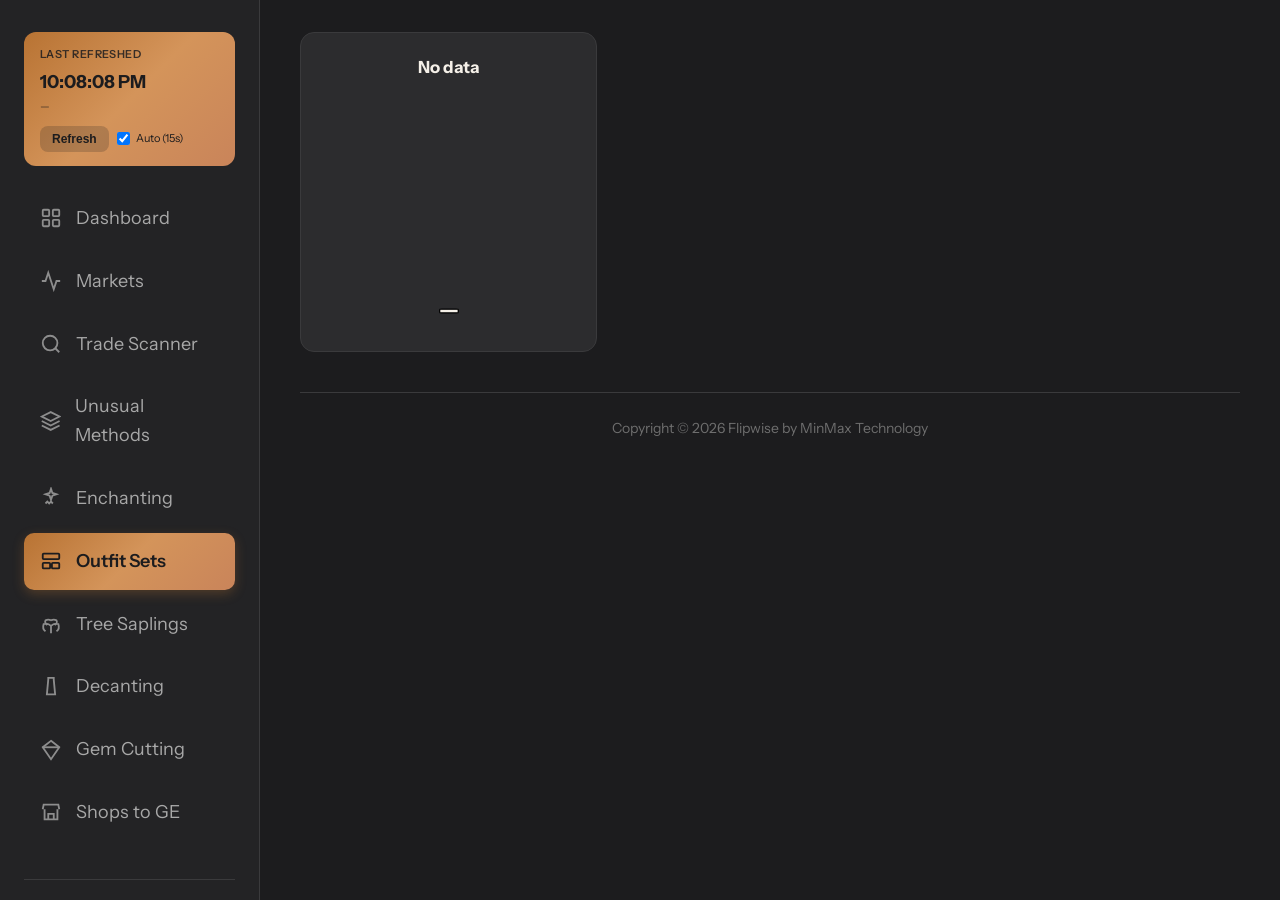
<file: sail-tools/outfit-sets.html>
<!DOCTYPE html>
<html lang="en" data-theme="copper" data-mode="dark">
<head>
    <meta charset="UTF-8">
    <meta name="viewport" content="width=device-width, initial-scale=1.0">
    <title>Outfit Sets - Flipwise</title>
    <script>
        (function() {
            try {
                var p = localStorage.getItem('themePalette') || 'copper';
                var m = localStorage.getItem('themeMode') || localStorage.getItem('theme') || 'dark';
                document.documentElement.setAttribute('data-theme', p);
                document.documentElement.setAttribute('data-mode', m);
            } catch (e) {}
        })();
    </script>
    <link rel="preconnect" href="https://fonts.googleapis.com">
    <link rel="preconnect" href="https://fonts.gstatic.com" crossorigin>
    <link href="https://fonts.googleapis.com/css2?family=Instrument+Sans:wght@400;500;600;700&display=swap" rel="stylesheet">
    <link rel="stylesheet" href="css/flipwise-theme.css">
    <link rel="stylesheet" href="css/flipwise-themes.css">
    <link rel="stylesheet" href="css/flipwise-pages.css">
</head>
<body>
    <button class="mobile-menu-toggle" id="mobileMenuToggle">
        <div class="hamburger"><span></span><span></span><span></span></div>
    </button>
    <div class="sidebar-overlay" id="sidebarOverlay"></div>
    <div class="dashboard">
        <aside class="sidebar" id="sidebar">
            <div class="sidebar-time">
                <div class="sidebar-time-label">Last refreshed</div>
                <div class="sidebar-time-clock" id="refresh-clock">—</div>
                <div class="sidebar-time-sub" id="refresh-last">—</div>
                <div class="sidebar-time-actions">
                    <button type="button" class="sidebar-time-btn" id="refresh-btn" title="Refresh">Refresh</button>
                    <label class="sidebar-time-auto">
                        <input type="checkbox" id="auto-refresh-checkbox" checked>
                        <span>Auto (15s)</span>
                    </label>
                </div>
            </div>
            <nav class="nav-section">
                <a href="index.html" class="nav-item">
                    <svg class="nav-icon" viewBox="0 0 24 24" fill="none" stroke="currentColor" stroke-width="2">
                        <rect x="3" y="3" width="7" height="7" rx="1"/><rect x="14" y="3" width="7" height="7" rx="1"/>
                        <rect x="3" y="14" width="7" height="7" rx="1"/><rect x="14" y="14" width="7" height="7" rx="1"/>
                    </svg>
                    Dashboard
                </a>
                <a href="markets.html" class="nav-item">
                    <svg class="nav-icon" viewBox="0 0 24 24" fill="none" stroke="currentColor" stroke-width="2">
                        <polyline points="22 12 18 12 15 21 9 3 6 12 2 12"/>
                    </svg>
                    Markets
                </a>
                <a href="scanner.html" class="nav-item">
                    <svg class="nav-icon" viewBox="0 0 24 24" fill="none" stroke="currentColor" stroke-width="2">
                        <circle cx="11" cy="11" r="8"/><line x1="21" y1="21" x2="16.65" y2="16.65"/>
                    </svg>
                    Trade Scanner
                </a>
                <a href="money-makers.html" class="nav-item">
                    <svg class="nav-icon" viewBox="0 0 24 24" fill="none" stroke="currentColor" stroke-width="2">
                        <path d="M12 2L2 7l10 5 10-5-10-5z"/><path d="M2 17l10 5 10-5"/><path d="M2 12l10 5 10-5"/>
                    </svg>
                    Unusual Methods
                </a>
                <a href="enchanting.html" class="nav-item">
                    <svg class="nav-icon" viewBox="0 0 24 24" fill="none" stroke="currentColor" stroke-width="2">
                        <path d="M12 2l1.5 4.5L18 8l-4.5 1.5L12 14l-1.5-4.5L6 8l4.5-1.5L12 2z"/><path d="M6 18l2-2 2 2 2-2 2 2"/>
                    </svg>
                    Enchanting
                </a>
                <a href="outfit-sets.html" class="nav-item active">
                    <svg class="nav-icon" viewBox="0 0 24 24" fill="none" stroke="currentColor" stroke-width="2">
                        <rect x="3" y="4" width="18" height="6" rx="1"/><rect x="3" y="14" width="8" height="6" rx="1"/><rect x="13" y="14" width="8" height="6" rx="1"/>
                    </svg>
                    Outfit Sets
                </a>
                <a href="tree-saplings.html" class="nav-item">
                    <svg class="nav-icon" viewBox="0 0 24 24" fill="none" stroke="currentColor" stroke-width="2">
                        <path d="M12 22v-8M12 14c-2-2-5-3-8-2-1 3-1 6 2 8M12 14c2-2 5-3 8-2 1 3 1 6-2 8M12 8c-2-1-4-1-6 0-1 2 0 4 2 5M12 8c2-1 4-1 6 0 1 2 0 4-2 5"/>
                    </svg>
                    Tree Saplings
                </a>
                <a href="decanting.html" class="nav-item">
                    <svg class="nav-icon" viewBox="0 0 24 24" fill="none" stroke="currentColor" stroke-width="2">
                        <path d="M9 2h6v2l1.5 16h-9L9 4V2z"/>
                    </svg>
                    Decanting
                </a>
                <a href="gem-cutting.html" class="nav-item">
                    <svg class="nav-icon" viewBox="0 0 24 24" fill="none" stroke="currentColor" stroke-width="2">
                        <path d="M12 2l9 7-9 13L3 9l9-7z"/>
                        <path d="M3 9h18"/>
                    </svg>
                    Gem Cutting
                </a>
                <a href="shops-to-ge.html" class="nav-item">
                    <svg class="nav-icon" viewBox="0 0 24 24" fill="none" stroke="currentColor" stroke-width="2">
                        <path d="M3 9l1-5h16l1 5"></path>
                        <path d="M5 9v11h14V9"></path>
                        <path d="M9 20v-6h6v6"></path>
                    </svg>
                    Shops to GE
                </a>
            </nav>
            <div class="sidebar-footer">
                <div class="theme-toggle">
                    <div class="theme-toggle-label">
                        <svg width="22" height="22" viewBox="0 0 24 24" fill="none" stroke="currentColor" stroke-width="2">
                            <circle cx="12" cy="12" r="5"/>
                            <line x1="12" y1="1" x2="12" y2="3"/><line x1="12" y1="21" x2="12" y2="23"/>
                            <line x1="4.22" y1="4.22" x2="5.64" y2="5.64"/><line x1="18.36" y1="18.36" x2="19.78" y2="19.78"/>
                            <line x1="1" y1="12" x2="3" y2="12"/><line x1="21" y1="12" x2="23" y2="12"/>
                            <line x1="4.22" y1="19.78" x2="5.64" y2="18.36"/><line x1="18.36" y1="5.64" x2="19.78" y2="4.22"/>
                        </svg>
                        <span class="theme-toggle-mode-text">Light Mode</span>
                    </div>
                    <div class="theme-switch" id="themeSwitch"></div>
                </div>
                <a href="preferences.html" class="sidebar-settings-link">
                    <svg viewBox="0 0 24 24" fill="none" stroke="currentColor" stroke-width="2">
                        <circle cx="12" cy="12" r="3"></circle>
                        <path d="M19.4 15a1.65 1.65 0 0 0 .33 1.82l.06.06a2 2 0 1 1-2.83 2.83l-.06-.06A1.65 1.65 0 0 0 15 19.4a1.65 1.65 0 0 0-1 .6 1.65 1.65 0 0 0-.33 1V21a2 2 0 1 1-4 0v-.09A1.65 1.65 0 0 0 9 19.4a1.65 1.65 0 0 0-1-.6 1.65 1.65 0 0 0-1.82.33l-.06.06a2 2 0 1 1-2.83-2.83l.06-.06A1.65 1.65 0 0 0 4.6 15a1.65 1.65 0 0 0-.6-1 1.65 1.65 0 0 0-1-.33H3a2 2 0 1 1 0-4h.09A1.65 1.65 0 0 0 4.6 9a1.65 1.65 0 0 0 .6-1 1.65 1.65 0 0 0-.33-1.82l-.06-.06a2 2 0 1 1 2.83-2.83l.06.06A1.65 1.65 0 0 0 9 4.6a1.65 1.65 0 0 0 1-.6 1.65 1.65 0 0 0 .33-1V3a2 2 0 1 1 4 0v.09A1.65 1.65 0 0 0 15 4.6a1.65 1.65 0 0 0 1 .6 1.65 1.65 0 0 0 1.82-.33l.06-.06a2 2 0 1 1 2.83 2.83l-.06.06A1.65 1.65 0 0 0 19.4 9c.14.32.2.66.2 1s-.06.68-.2 1z"></path>
                    </svg>
                    Preferences
                </a>
            </div>
        </aside>
        <main class="main-content">
            <div class="balance-cards" id="outfitSetTiles">
                <!-- Filled by script -->
                <div class="balance-card"><div class="balance-label">Loading…</div><div class="balance-value">—</div><div class="balance-change">—</div></div>
            </div>
            <footer class="copyright">Copyright &copy; 2026 Flipwise by MinMax Technology</footer>
        </main>
    </div>
    <script src="js/flipwise-data.js"></script>
    <script src="js/flipwise-api.js"></script>
    <script src="js/sidebar-clock.js"></script>
    <script>
(function() {
  var refreshBtn = document.getElementById('refresh-btn');
  var container = document.getElementById('outfitSetTiles');

  function escapeHtml(s) {
    if (s == null) return '';
    var div = document.createElement('div');
    div.textContent = s;
    return div.innerHTML;
  }

  function formatValue(profit) {
    if (profit == null || profit === 0) return '—';
    var n = Number(profit);
    return (n >= 0 ? '+' : '') + n.toLocaleString() + ' gp';
  }

  function fmtNum(n) {
    if (n == null || isNaN(n)) return '—';
    return Number(n).toLocaleString();
  }

  var WIKI_ICON_BASE = 'https://oldschool.runescape.wiki/images/';
  function iconImg(icon) {
    if (!icon) return '';
    var filename = String(icon).replace(/ /g, '_');
    var url = WIKI_ICON_BASE + encodeURIComponent(filename);
    return '<img class="mm-item-icon" src="' + escapeHtml(url) + '" alt="">';
  }

  function buildBreakdownHtml(t) {
    var b = t.breakdown;
    if (!b) return '';
    var html = [];
    if (b.set_to_items) {
      var sti = b.set_to_items;
      html.push('<div class="mm-breakdown-section-label">Items → Set</div>');
      if (b.materials && b.materials.length) {
        b.materials.forEach(function(m) {
          var label = escapeHtml(m.name) + (m.qty > 1 ? ' × ' + m.qty : '') + ': ';
          var val = fmtNum(m.cost) + ' gp';
          var icon = iconImg(m.icon);
          html.push('<div class="mm-row"><span class="mm-row-left">' + icon + '<span class="mm-label">' + label + '</span></span><span class="mm-val">' + val + '</span></div>');
        });
      }
      html.push('<div class="mm-group-divider"></div>');
      html.push('<div class="mm-row"><span class="mm-row-left">' + iconImg(b.product_icon) + '<span class="mm-label">' + escapeHtml(b.product_name || '') + ': </span></span><span class="mm-val">' + fmtNum(b.product_value) + ' gp</span></div>');
      var profitClass = (b.profit_after_tax != null && b.profit_after_tax < 0) ? ' mm-row mm-negative' : (b.profit_after_tax != null && b.profit_after_tax >= 0 ? ' mm-row mm-winner' : ' mm-row');
      html.push('<div class="' + profitClass + '"><span class="mm-label">Profit: </span><span class="mm-val">' + (b.profit_after_tax != null ? (b.profit_after_tax >= 0 ? '+' : '') + fmtNum(b.profit_after_tax) + ' gp' : '—') + '</span></div>');
      html.push('<div class="mm-divider"></div>');
      html.push('<div class="mm-breakdown-section-label">Set → Items</div>');
      html.push('<div class="mm-row"><span class="mm-row-left">' + iconImg(sti.set_icon) + '<span class="mm-label">' + escapeHtml(sti.set_name || '') + ': </span></span><span class="mm-val">' + fmtNum(sti.set_buy) + ' gp</span></div>');
      html.push('<div class="mm-group-divider"></div>');
      if (sti.pieces && sti.pieces.length) {
        sti.pieces.forEach(function(p) {
          var label = escapeHtml(p.name) + (p.qty > 1 ? ' × ' + p.qty : '') + ': ';
          var val = fmtNum(p.sell_after_tax) + ' gp';
          var icon = iconImg(p.icon);
          html.push('<div class="mm-row"><span class="mm-row-left">' + icon + '<span class="mm-label">' + label + '</span></span><span class="mm-val">' + val + '</span></div>');
        });
      }
      var stiProfitClass = (sti.profit != null && sti.profit < 0) ? ' mm-row mm-negative' : (sti.profit != null && sti.profit >= 0 ? ' mm-row mm-winner' : ' mm-row');
      html.push('<div class="' + stiProfitClass + '"><span class="mm-label">Profit: </span><span class="mm-val">' + (sti.profit != null ? (sti.profit >= 0 ? '+' : '') + fmtNum(sti.profit) + ' gp' : '—') + '</span></div>');
    } else if (b.materials && b.materials.length) {
      b.materials.forEach(function(m) {
        var label = escapeHtml(m.name) + (m.qty > 1 ? ' × ' + m.qty : '') + ': ';
        var val = fmtNum(m.cost) + ' gp';
        var icon = iconImg(m.icon);
        html.push('<div class="mm-row"><span class="mm-row-left">' + icon + '<span class="mm-label">' + label + '</span></span><span class="mm-val">' + val + '</span></div>');
      });
      html.push('<div class="mm-divider"></div>');
      html.push('<div class="mm-row"><span class="mm-label"><strong>Total cost:</strong> </span><span class="mm-val">' + fmtNum(b.total_cost) + ' gp</span></div>');
      var productIcon = iconImg(b.product_icon);
      html.push('<div class="mm-row"><span class="mm-row-left">' + productIcon + '<span class="mm-label"><strong>' + escapeHtml(b.product_name || '') + ':</strong> </span></span><span class="mm-val">' + fmtNum(b.product_value) + ' gp</span></div>');
      var profitClass = (b.profit_before_tax != null && b.profit_before_tax < 0) ? ' mm-row mm-negative' : ' mm-row';
      html.push('<div class="' + profitClass + '"><span class="mm-label"><strong>Profit:</strong> </span><span class="mm-val">' + (b.profit_before_tax != null ? (b.profit_before_tax >= 0 ? '+' : '') + fmtNum(b.profit_before_tax) + ' gp' : '—') + '</span></div>');
      html.push('<div class="mm-row"><span class="mm-label"><strong>Tax:</strong> </span><span class="mm-val">' + (b.tax != null ? fmtNum(b.tax) + ' gp' : '—') + '</span></div>');
      var afterTaxClass = (b.profit_after_tax != null && b.profit_after_tax < 0) ? ' mm-row mm-negative' : ' mm-row';
      html.push('<div class="' + afterTaxClass + '"><span class="mm-label"><strong>Profit after GE Tax:</strong> </span><span class="mm-val">' + (b.profit_after_tax != null ? (b.profit_after_tax >= 0 ? '+' : '') + fmtNum(b.profit_after_tax) + ' gp' : '—') + '</span></div>');
    } else if (b.rows && b.rows.length) {
      b.rows.forEach(function(r) {
        var rowClass = ' mm-row';
        if (r.winner) rowClass += ' mm-winner';
        if (r.profit != null && r.profit < 0) rowClass += ' mm-negative';
        var label = escapeHtml(r.label || '');
        var val = r.value != null ? escapeHtml(String(r.value)) : '—';
        html.push('<div class="' + rowClass + '"><span class="mm-label">' + label + '</span><span class="mm-val">' + val + '</span></div>');
      });
    }
    if (html.length === 0) return '';
    return '<div class="mm-tile-breakdown">' + html.join('') + '</div>';
  }

  function renderTiles(tiles, bestKey) {
    if (!container) return;
    container.innerHTML = '';
    if (!tiles || tiles.length === 0) {
      container.innerHTML = '<div class="balance-card mm-tile"><div class="mm-tile-title">No data</div><div class="mm-tile-breakdown"></div><div class="mm-tile-profit">—</div></div>';
      return;
    }
    tiles.forEach(function(t) {
      var isPrimary = bestKey && t.key === bestKey && t.profit > 0;
      var card = document.createElement('div');
      card.className = 'balance-card mm-tile' + (isPrimary ? ' primary' : '');
      var valueStr = t.profit > 0 ? formatValue(t.profit) : (t.profit < 0 ? formatValue(t.profit) : 'Inactive');
      if (t.profit === 0) valueStr = 'Inactive';
      var profitClass = 'mm-tile-profit' + (t.profit < 0 ? ' negative' : '');
      var breakdownHtml = buildBreakdownHtml(t);
      card.innerHTML =
        '<div class="mm-tile-title">' + escapeHtml(t.title) + '</div>' +
        breakdownHtml +
        '<div class="' + profitClass + '">' + escapeHtml(valueStr) + '</div>';
      container.appendChild(card);
    });
  }

  function doRefresh() {
    if (refreshBtn) refreshBtn.disabled = true;
    if (typeof FlipwiseAPI === 'undefined') {
      renderTiles([], null);
      if (refreshBtn) refreshBtn.disabled = false;
      return;
    }
    FlipwiseAPI.refresh().then(function(data) {
      var tiles = data.outfitSetTiles || [];
      var bestKey = data.outfitSetBestKey || null;
      renderTiles(tiles, bestKey);
      var t = Date.now();
      try {
        localStorage.setItem('flipwise-last-refresh-ts', String(t));
        sessionStorage.setItem('flipwise-last-refresh-ts', String(t));
      } catch (e) {}
    }).catch(function() {
      renderTiles([], null);
    }).finally(function() {
      if (refreshBtn) refreshBtn.disabled = false;
    });
  }

  if (refreshBtn) refreshBtn.addEventListener('click', doRefresh);
  doRefresh();
})();
    </script>
    <script src="js/flipwise-ui.js"></script>
</body>
</html>
</file>
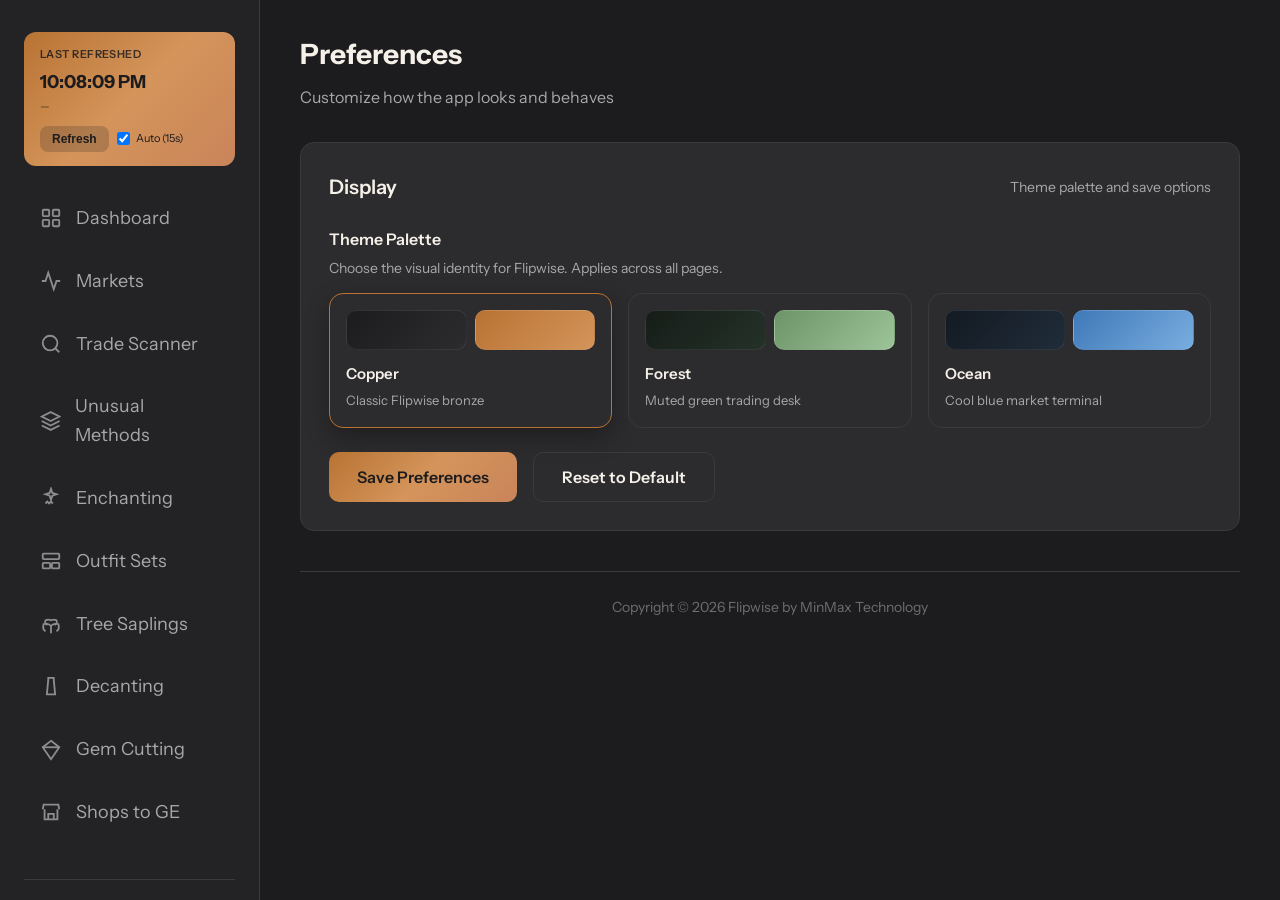
<file: sail-tools/preferences.html>
<!DOCTYPE html>
<html lang="en" data-theme="copper" data-mode="dark">
<head>
    <meta charset="UTF-8">
    <meta name="viewport" content="width=device-width, initial-scale=1.0">
    <title>Preferences - Flipwise</title>
    <script>
        (function() {
            try {
                var p = localStorage.getItem('themePalette') || 'copper';
                var m = localStorage.getItem('themeMode') || localStorage.getItem('theme') || 'dark';
                document.documentElement.setAttribute('data-theme', p);
                document.documentElement.setAttribute('data-mode', m);
            } catch (e) {}
        })();
    </script>
    <link rel="preconnect" href="https://fonts.googleapis.com">
    <link rel="preconnect" href="https://fonts.gstatic.com" crossorigin>
    <link href="https://fonts.googleapis.com/css2?family=Instrument+Sans:wght@400;500;600;700&display=swap" rel="stylesheet">
    <link rel="stylesheet" href="css/flipwise-theme.css">
    <link rel="stylesheet" href="css/flipwise-themes.css">
    <link rel="stylesheet" href="css/flipwise-pages.css">
</head>
<body>
    <button class="mobile-menu-toggle" id="mobileMenuToggle">
        <div class="hamburger">
            <span></span>
            <span></span>
            <span></span>
        </div>
    </button>

    <div class="sidebar-overlay" id="sidebarOverlay"></div>

    <div class="dashboard">
        <aside class="sidebar" id="sidebar">
            <div class="sidebar-time">
                <div class="sidebar-time-label">Last refreshed</div>
                <div class="sidebar-time-clock" id="refresh-clock">—</div>
                <div class="sidebar-time-sub" id="refresh-last">—</div>
                <div class="sidebar-time-actions">
                    <button type="button" class="sidebar-time-btn" id="refresh-btn" title="Refresh">Refresh</button>
                    <label class="sidebar-time-auto">
                        <input type="checkbox" id="auto-refresh-checkbox" checked>
                        <span>Auto (15s)</span>
                    </label>
                </div>
            </div>

            <nav class="nav-section">
                <a href="index.html" class="nav-item">
                    <svg class="nav-icon" viewBox="0 0 24 24" fill="none" stroke="currentColor" stroke-width="2">
                        <rect x="3" y="3" width="7" height="7" rx="1"/>
                        <rect x="14" y="3" width="7" height="7" rx="1"/>
                        <rect x="3" y="14" width="7" height="7" rx="1"/>
                        <rect x="14" y="14" width="7" height="7" rx="1"/>
                    </svg>
                    Dashboard
                </a>
                <a href="markets.html" class="nav-item">
                    <svg class="nav-icon" viewBox="0 0 24 24" fill="none" stroke="currentColor" stroke-width="2">
                        <polyline points="22 12 18 12 15 21 9 3 6 12 2 12"/>
                    </svg>
                    Markets
                </a>
                <a href="scanner.html" class="nav-item">
                    <svg class="nav-icon" viewBox="0 0 24 24" fill="none" stroke="currentColor" stroke-width="2">
                        <circle cx="11" cy="11" r="8"/><line x1="21" y1="21" x2="16.65" y2="16.65"/>
                    </svg>
                    Trade Scanner
                </a>
                <a href="money-makers.html" class="nav-item">
                    <svg class="nav-icon" viewBox="0 0 24 24" fill="none" stroke="currentColor" stroke-width="2">
                        <path d="M12 2L2 7l10 5 10-5-10-5z"/><path d="M2 17l10 5 10-5"/><path d="M2 12l10 5 10-5"/>
                    </svg>
                    Unusual Methods
                </a>
                <a href="enchanting.html" class="nav-item">
                    <svg class="nav-icon" viewBox="0 0 24 24" fill="none" stroke="currentColor" stroke-width="2">
                        <path d="M12 2l1.5 4.5L18 8l-4.5 1.5L12 14l-1.5-4.5L6 8l4.5-1.5L12 2z"/><path d="M6 18l2-2 2 2 2-2 2 2"/>
                    </svg>
                    Enchanting
                </a>
                <a href="outfit-sets.html" class="nav-item">
                    <svg class="nav-icon" viewBox="0 0 24 24" fill="none" stroke="currentColor" stroke-width="2">
                        <rect x="3" y="4" width="18" height="6" rx="1"/><rect x="3" y="14" width="8" height="6" rx="1"/><rect x="13" y="14" width="8" height="6" rx="1"/>
                    </svg>
                    Outfit Sets
                </a>
                <a href="tree-saplings.html" class="nav-item">
                    <svg class="nav-icon" viewBox="0 0 24 24" fill="none" stroke="currentColor" stroke-width="2">
                        <path d="M12 22v-8M12 14c-2-2-5-3-8-2-1 3-1 6 2 8M12 14c2-2 5-3 8-2 1 3 1 6-2 8M12 8c-2-1-4-1-6 0-1 2 0 4 2 5M12 8c2-1 4-1 6 0 1 2 0 4-2 5"/>
                    </svg>
                    Tree Saplings
                </a>
                <a href="decanting.html" class="nav-item">
                    <svg class="nav-icon" viewBox="0 0 24 24" fill="none" stroke="currentColor" stroke-width="2">
                        <path d="M9 2h6v2l1.5 16h-9L9 4V2z"/>
                    </svg>
                    Decanting
                </a>
                <a href="gem-cutting.html" class="nav-item">
                    <svg class="nav-icon" viewBox="0 0 24 24" fill="none" stroke="currentColor" stroke-width="2">
                        <path d="M12 2l9 7-9 13L3 9l9-7z"/>
                        <path d="M3 9h18"/>
                    </svg>
                    Gem Cutting
                </a>
                <a href="shops-to-ge.html" class="nav-item">
                    <svg class="nav-icon" viewBox="0 0 24 24" fill="none" stroke="currentColor" stroke-width="2">
                        <path d="M3 9l1-5h16l1 5"></path>
                        <path d="M5 9v11h14V9"></path>
                        <path d="M9 20v-6h6v6"></path>
                    </svg>
                    Shops to GE
                </a>
            </nav>

            <div class="sidebar-footer">
                <div class="theme-toggle">
                    <div class="theme-toggle-label">
                        <svg width="22" height="22" viewBox="0 0 24 24" fill="none" stroke="currentColor" stroke-width="2">
                            <circle cx="12" cy="12" r="5"/>
                            <line x1="12" y1="1" x2="12" y2="3"/>
                            <line x1="12" y1="21" x2="12" y2="23"/>
                            <line x1="4.22" y1="4.22" x2="5.64" y2="5.64"/>
                            <line x1="18.36" y1="18.36" x2="19.78" y2="19.78"/>
                            <line x1="1" y1="12" x2="3" y2="12"/>
                            <line x1="21" y1="12" x2="23" y2="12"/>
                            <line x1="4.22" y1="19.78" x2="5.64" y2="18.36"/>
                            <line x1="18.36" y1="5.64" x2="19.78" y2="4.22"/>
                        </svg>
                        <span class="theme-toggle-mode-text">Light Mode</span>
                    </div>
                    <div class="theme-switch" id="themeSwitch"></div>
                </div>
                <a href="preferences.html" class="sidebar-settings-link">
                    <svg viewBox="0 0 24 24" fill="none" stroke="currentColor" stroke-width="2">
                        <circle cx="12" cy="12" r="3"></circle>
                        <path d="M19.4 15a1.65 1.65 0 0 0 .33 1.82l.06.06a2 2 0 1 1-2.83 2.83l-.06-.06A1.65 1.65 0 0 0 15 19.4a1.65 1.65 0 0 0-1 .6 1.65 1.65 0 0 0-.33 1V21a2 2 0 1 1-4 0v-.09A1.65 1.65 0 0 0 9 19.4a1.65 1.65 0 0 0-1-.6 1.65 1.65 0 0 0-1.82.33l-.06.06a2 2 0 1 1-2.83-2.83l.06-.06A1.65 1.65 0 0 0 4.6 15a1.65 1.65 0 0 0-.6-1 1.65 1.65 0 0 0-1-.33H3a2 2 0 1 1 0-4h.09A1.65 1.65 0 0 0 4.6 9a1.65 1.65 0 0 0 .6-1 1.65 1.65 0 0 0-.33-1.82l-.06-.06a2 2 0 1 1 2.83-2.83l.06.06A1.65 1.65 0 0 0 9 4.6a1.65 1.65 0 0 0 1-.6 1.65 1.65 0 0 0 .33-1V3a2 2 0 1 1 4 0v.09A1.65 1.65 0 0 0 15 4.6a1.65 1.65 0 0 0 1 .6 1.65 1.65 0 0 0 1.82-.33l.06-.06a2 2 0 1 1 2.83 2.83l-.06.06A1.65 1.65 0 0 0 19.4 9c.14.32.2.66.2 1s-.06.68-.2 1z"></path>
                    </svg>
                    Preferences
                </a>
            </div>
        </aside>

        <main class="main-content">
            <div class="page-header">
                <h1>Preferences</h1>
                <p>Customize how the app looks and behaves</p>
            </div>

            <div class="card">
                <div class="card-header">
                    <h3 class="card-title">Display</h3>
                    <p class="card-description">Theme palette and save options</p>
                </div>

                <div class="theme-palette-group">
                    <div class="toggle-info">
                        <div class="toggle-title">Theme Palette</div>
                        <div class="toggle-description">Choose the visual identity for Flipwise. Applies across all pages.</div>
                    </div>
                    <div class="theme-palette-grid">
                        <button type="button" class="theme-option" data-theme-option="copper" aria-pressed="false">
                            <span class="theme-option__swatch">
                                <span class="theme-option__tone" style="background: linear-gradient(135deg, #1c1c1e, #2c2c2e);"></span>
                                <span class="theme-option__tone" style="background: linear-gradient(135deg, #b87333, #d4945a);"></span>
                            </span>
                            <span class="theme-option__name">Copper</span>
                            <span class="theme-option__meta">Classic Flipwise bronze</span>
                        </button>
                        <button type="button" class="theme-option" data-theme-option="forest" aria-pressed="false">
                            <span class="theme-option__swatch">
                                <span class="theme-option__tone" style="background: linear-gradient(135deg, #161d18, #243129);"></span>
                                <span class="theme-option__tone" style="background: linear-gradient(135deg, #6d9368, #9dc498);"></span>
                            </span>
                            <span class="theme-option__name">Forest</span>
                            <span class="theme-option__meta">Muted green trading desk</span>
                        </button>
                        <button type="button" class="theme-option" data-theme-option="ocean" aria-pressed="false">
                            <span class="theme-option__swatch">
                                <span class="theme-option__tone" style="background: linear-gradient(135deg, #131a22, #202c3a);"></span>
                                <span class="theme-option__tone" style="background: linear-gradient(135deg, #3f79b8, #78addf);"></span>
                            </span>
                            <span class="theme-option__name">Ocean</span>
                            <span class="theme-option__meta">Cool blue market terminal</span>
                        </button>
                    </div>
                </div>

                <div class="btn-group">
                    <button class="btn primary" id="savePreferencesBtn" type="button">Save Preferences</button>
                    <button class="btn" id="themeResetButton" type="button">Reset to Default</button>
                </div>
            </div>

            <footer class="copyright">
                Copyright &copy; 2026 Flipwise by MinMax Technology
            </footer>
        </main>
    </div>

    <script src="js/flipwise-data.js"></script>
    <script src="js/flipwise-api.js"></script>
    <script src="js/sidebar-clock.js"></script>
    <script src="js/flipwise-ui.js"></script>
</body>
</html>
</file>
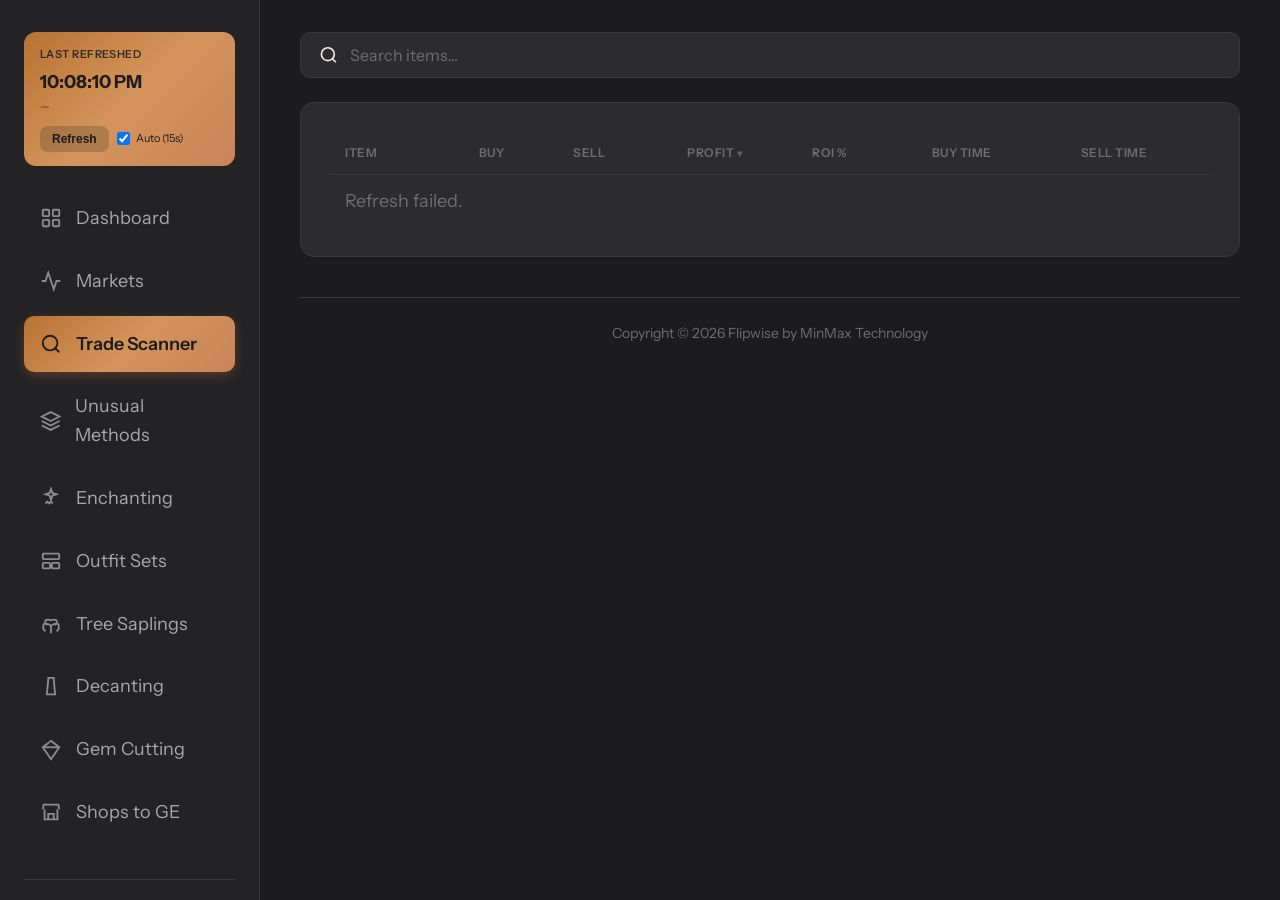
<file: sail-tools/scanner.html>
<!DOCTYPE html>
<html lang="en" data-theme="copper" data-mode="dark">
<head>
    <meta charset="UTF-8">
    <meta name="viewport" content="width=device-width, initial-scale=1.0">
    <title>Trade Scanner - Flipwise</title>
    <script>
        (function() {
            try {
                var p = localStorage.getItem('themePalette') || 'copper';
                var m = localStorage.getItem('themeMode') || localStorage.getItem('theme') || 'dark';
                document.documentElement.setAttribute('data-theme', p);
                document.documentElement.setAttribute('data-mode', m);
            } catch (e) {}
        })();
    </script>
    <link rel="preconnect" href="https://fonts.googleapis.com">
    <link rel="preconnect" href="https://fonts.gstatic.com" crossorigin>
    <link href="https://fonts.googleapis.com/css2?family=Instrument+Sans:wght@400;500;600;700&display=swap" rel="stylesheet">
    <link rel="stylesheet" href="css/flipwise-theme.css">
    <link rel="stylesheet" href="css/flipwise-themes.css">
    <link rel="stylesheet" href="css/flipwise-pages.css">
</head>
<body>
    <button class="mobile-menu-toggle" id="mobileMenuToggle">
        <div class="hamburger"><span></span><span></span><span></span></div>
    </button>
    <div class="sidebar-overlay" id="sidebarOverlay"></div>
    <div class="dashboard">
        <aside class="sidebar" id="sidebar">
            <div class="sidebar-time">
                <div class="sidebar-time-label">Last refreshed</div>
                <div class="sidebar-time-clock" id="refresh-clock">—</div>
                <div class="sidebar-time-sub" id="refresh-last">—</div>
                <div class="sidebar-time-actions">
                    <button type="button" class="sidebar-time-btn" id="refresh-btn" title="Refresh">Refresh</button>
                    <label class="sidebar-time-auto">
                        <input type="checkbox" id="auto-refresh-checkbox" checked>
                        <span>Auto (15s)</span>
                    </label>
                </div>
            </div>
            <nav class="nav-section">
                <a href="index.html" class="nav-item">
                    <svg class="nav-icon" viewBox="0 0 24 24" fill="none" stroke="currentColor" stroke-width="2">
                        <rect x="3" y="3" width="7" height="7" rx="1"/><rect x="14" y="3" width="7" height="7" rx="1"/>
                        <rect x="3" y="14" width="7" height="7" rx="1"/><rect x="14" y="14" width="7" height="7" rx="1"/>
                    </svg>
                    Dashboard
                </a>
                <a href="markets.html" class="nav-item">
                    <svg class="nav-icon" viewBox="0 0 24 24" fill="none" stroke="currentColor" stroke-width="2">
                        <polyline points="22 12 18 12 15 21 9 3 6 12 2 12"/>
                    </svg>
                    Markets
                </a>
                <a href="scanner.html" class="nav-item active">
                    <svg class="nav-icon" viewBox="0 0 24 24" fill="none" stroke="currentColor" stroke-width="2">
                        <circle cx="11" cy="11" r="8"/><line x1="21" y1="21" x2="16.65" y2="16.65"/>
                    </svg>
                    Trade Scanner
                </a>
                <a href="money-makers.html" class="nav-item">
                    <svg class="nav-icon" viewBox="0 0 24 24" fill="none" stroke="currentColor" stroke-width="2">
                        <path d="M12 2L2 7l10 5 10-5-10-5z"/><path d="M2 17l10 5 10-5"/><path d="M2 12l10 5 10-5"/>
                    </svg>
                    Unusual Methods
                </a>
                <a href="enchanting.html" class="nav-item">
                    <svg class="nav-icon" viewBox="0 0 24 24" fill="none" stroke="currentColor" stroke-width="2">
                        <path d="M12 2l1.5 4.5L18 8l-4.5 1.5L12 14l-1.5-4.5L6 8l4.5-1.5L12 2z"/><path d="M6 18l2-2 2 2 2-2 2 2"/>
                    </svg>
                    Enchanting
                </a>
                <a href="outfit-sets.html" class="nav-item">
                    <svg class="nav-icon" viewBox="0 0 24 24" fill="none" stroke="currentColor" stroke-width="2">
                        <rect x="3" y="4" width="18" height="6" rx="1"/><rect x="3" y="14" width="8" height="6" rx="1"/><rect x="13" y="14" width="8" height="6" rx="1"/>
                    </svg>
                    Outfit Sets
                </a>
                <a href="tree-saplings.html" class="nav-item">
                    <svg class="nav-icon" viewBox="0 0 24 24" fill="none" stroke="currentColor" stroke-width="2">
                        <path d="M12 22v-8M12 14c-2-2-5-3-8-2-1 3-1 6 2 8M12 14c2-2 5-3 8-2 1 3 1 6-2 8M12 8c-2-1-4-1-6 0-1 2 0 4 2 5M12 8c2-1 4-1 6 0 1 2 0 4-2 5"/>
                    </svg>
                    Tree Saplings
                </a>
                <a href="decanting.html" class="nav-item">
                    <svg class="nav-icon" viewBox="0 0 24 24" fill="none" stroke="currentColor" stroke-width="2">
                        <path d="M9 2h6v2l1.5 16h-9L9 4V2z"/>
                    </svg>
                    Decanting
                </a>
                <a href="gem-cutting.html" class="nav-item">
                    <svg class="nav-icon" viewBox="0 0 24 24" fill="none" stroke="currentColor" stroke-width="2">
                        <path d="M12 2l9 7-9 13L3 9l9-7z"/>
                        <path d="M3 9h18"/>
                    </svg>
                    Gem Cutting
                </a>
                <a href="shops-to-ge.html" class="nav-item">
                    <svg class="nav-icon" viewBox="0 0 24 24" fill="none" stroke="currentColor" stroke-width="2">
                        <path d="M3 9l1-5h16l1 5"></path>
                        <path d="M5 9v11h14V9"></path>
                        <path d="M9 20v-6h6v6"></path>
                    </svg>
                    Shops to GE
                </a>
            </nav>
            <div class="sidebar-footer">
                <div class="theme-toggle">
                    <div class="theme-toggle-label">
                        <svg width="22" height="22" viewBox="0 0 24 24" fill="none" stroke="currentColor" stroke-width="2">
                            <circle cx="12" cy="12" r="5"/>
                            <line x1="12" y1="1" x2="12" y2="3"/><line x1="12" y1="21" x2="12" y2="23"/>
                            <line x1="4.22" y1="4.22" x2="5.64" y2="5.64"/><line x1="18.36" y1="18.36" x2="19.78" y2="19.78"/>
                            <line x1="1" y1="12" x2="3" y2="12"/><line x1="21" y1="12" x2="23" y2="12"/>
                            <line x1="4.22" y1="19.78" x2="5.64" y2="18.36"/><line x1="18.36" y1="5.64" x2="19.78" y2="4.22"/>
                        </svg>
                        <span class="theme-toggle-mode-text">Light Mode</span>
                    </div>
                    <div class="theme-switch" id="themeSwitch"></div>
                </div>
                <a href="preferences.html" class="sidebar-settings-link">
                    <svg viewBox="0 0 24 24" fill="none" stroke="currentColor" stroke-width="2">
                        <circle cx="12" cy="12" r="3"></circle>
                        <path d="M19.4 15a1.65 1.65 0 0 0 .33 1.82l.06.06a2 2 0 1 1-2.83 2.83l-.06-.06A1.65 1.65 0 0 0 15 19.4a1.65 1.65 0 0 0-1 .6 1.65 1.65 0 0 0-.33 1V21a2 2 0 1 1-4 0v-.09A1.65 1.65 0 0 0 9 19.4a1.65 1.65 0 0 0-1-.6 1.65 1.65 0 0 0-1.82.33l-.06.06a2 2 0 1 1-2.83-2.83l.06-.06A1.65 1.65 0 0 0 4.6 15a1.65 1.65 0 0 0-.6-1 1.65 1.65 0 0 0-1-.33H3a2 2 0 1 1 0-4h.09A1.65 1.65 0 0 0 4.6 9a1.65 1.65 0 0 0 .6-1 1.65 1.65 0 0 0-.33-1.82l-.06-.06a2 2 0 1 1 2.83-2.83l.06.06A1.65 1.65 0 0 0 9 4.6a1.65 1.65 0 0 0 1-.6 1.65 1.65 0 0 0 .33-1V3a2 2 0 1 1 4 0v.09A1.65 1.65 0 0 0 15 4.6a1.65 1.65 0 0 0 1 .6 1.65 1.65 0 0 0 1.82-.33l.06-.06a2 2 0 1 1 2.83 2.83l-.06.06A1.65 1.65 0 0 0 19.4 9c.14.32.2.66.2 1s-.06.68-.2 1z"></path>
                    </svg>
                    Preferences
                </a>
            </div>
        </aside>
        <main class="main-content">
            <div class="search-filters">
                <div class="search-box">
                    <svg width="20" height="20" viewBox="0 0 24 24" fill="none" stroke="currentColor" stroke-width="2">
                        <circle cx="11" cy="11" r="8"/><line x1="21" y1="21" x2="16.65" y2="16.65"/>
                    </svg>
                    <input type="text" placeholder="Search items..." id="searchInput">
                </div>
            </div>
            <div class="content-grid content-grid--full">
                <div class="card">
                    <table class="market-table">
                        <thead>
                            <tr id="scannerTableHeadRow">
                                <th class="market-table__th-item market-table__th-sortable" data-sort="item">Item</th>
                                <th class="market-table__th-num text-right market-table__th-sortable" data-sort="low">Buy</th>
                                <th class="market-table__th-num text-right market-table__th-sortable" data-sort="high">Sell</th>
                                <th class="market-table__th-num text-right market-table__th-sortable" data-sort="profit">Profit</th>
                                <th class="market-table__th-num text-right market-table__th-sortable" data-sort="roi">ROI %</th>
                                <th class="market-table__th-num text-right market-table__th-sortable" data-sort="lowTime">Buy time</th>
                                <th class="market-table__th-num text-right market-table__th-sortable" data-sort="highTime">Sell time</th>
                                <th class="market-table__th-star"></th>
                            </tr>
                        </thead>
                        <tbody id="scannerTableBody">
                            <tr><td colspan="8" class="text-muted">Loading scanner…</td></tr>
                        </tbody>
                    </table>
                </div>
            </div>
            <footer class="copyright">Copyright &copy; 2026 Flipwise by MinMax Technology</footer>
        </main>
    </div>
    <script src="js/flipwise-data.js"></script>
    <script src="js/flipwise-api.js"></script>
    <script src="js/sidebar-clock.js"></script>
    <script>
(function() {
  var lastData = null;
  var searchQuery = '';
  var sortColumn = 'profit';
  var sortDir = 'desc';
  var FAVORITES_KEY = 'flipwise-favorites';
  var refreshBtn = document.getElementById('refresh-btn');

  function getFavorites() { try { var r = localStorage.getItem(FAVORITES_KEY); return r ? JSON.parse(r) : []; } catch (e) { return []; } }
  function setFavorites(arr) { try { localStorage.setItem(FAVORITES_KEY, JSON.stringify(arr)); } catch (e) {} }
  function toggleFavorite(name) {
    var arr = getFavorites();
    var i = arr.indexOf(name);
    if (i >= 0) arr.splice(i, 1); else arr.push(name);
    setFavorites(arr);
  }
  function isFavorite(name) { return getFavorites().indexOf(name) >= 0; }

  function escapeHtml(s) {
    if (s == null) return '';
    var div = document.createElement('div');
    div.textContent = s;
    return div.innerHTML;
  }
  function fmtProfit(p) {
    if (p == null) return '—';
    return (p >= 0 ? '+' : '') + Number(p).toLocaleString() + ' gp';
  }
  function timeAgo(ts) {
    if (ts == null || ts === undefined) return '—';
    var ms = (typeof ts === 'number' && ts < 1e12) ? ts * 1000 : ts;
    var sec = Math.floor((Date.now() - ms) / 1000);
    if (sec < 60) return 'Just now';
    if (sec < 3600) return Math.floor(sec / 60) + ' min ago';
    return (sec / 3600).toFixed(1) + ' hr ago';
  }
  var WIKI_ICON_BASE = 'https://oldschool.runescape.wiki/images/';
  function itemIconHtml(d, fallbackLetter) {
    var letter = fallbackLetter || (d && (d.name || '').charAt(0)) || '';
    if (d && d.icon) {
      var filename = String(d.icon).replace(/ /g, '_');
      var url = WIKI_ICON_BASE + encodeURIComponent(filename);
      return '<img src="' + escapeHtml(url) + '" alt="" class="item-icon" loading="lazy" referrerpolicy="no-referrer" data-fallback="' + escapeHtml(letter) + '" onerror="var f=this.getAttribute(\'data-fallback\')||\'?\'; var s=document.createElement(\'span\'); s.className=\'item-icon-fallback\'; s.textContent=f; this.parentNode.replaceChild(s,this);">';
    }
    return '<span class="item-icon-fallback">' + escapeHtml(letter) + '</span>';
  }

  function setSortIndicator() {
    var row = document.getElementById('scannerTableHeadRow');
    if (!row) return;
    row.querySelectorAll('th[data-sort]').forEach(function(th) {
      var col = th.getAttribute('data-sort');
      th.classList.remove('sort-asc', 'sort-desc');
      if (col === sortColumn) th.classList.add(sortDir === 'asc' ? 'sort-asc' : 'sort-desc');
    });
  }

  function fillTable(data) {
    var tbody = document.getElementById('scannerTableBody');
    if (!tbody) return;
    var dataset = (data && data.scannerData) ? data.scannerData : {};
    var rows = [];
    for (var name in dataset) {
      if (Object.prototype.hasOwnProperty.call(dataset, name))
        rows.push({ name: name, d: dataset[name] });
    }
    if (searchQuery.trim()) {
      var q = searchQuery.trim().toLowerCase();
      rows = rows.filter(function(r) { return (r.name || '').toLowerCase().indexOf(q) >= 0; });
    }
    var key = sortColumn;
    var mult = sortDir === 'asc' ? -1 : 1;
    rows.sort(function(a, b) {
      if (key === 'item') {
        var sa = (a.name || '').toLowerCase();
        var sb = (b.name || '').toLowerCase();
        return mult * (sa > sb ? 1 : sa < sb ? -1 : 0);
      }
      var va = a.d[key];
      var vb = b.d[key];
      if (key === 'profit' || key === 'low' || key === 'high' || key === 'roi') {
        va = va != null ? Number(va) : -Infinity;
        vb = vb != null ? Number(vb) : -Infinity;
        return mult * (vb - va);
      }
      if (key === 'highTime' || key === 'lowTime') {
        va = va != null ? va : 0;
        vb = vb != null ? vb : 0;
        return mult * (vb - va);
      }
      return 0;
    });
    tbody.innerHTML = '';
    if (rows.length === 0) {
      var tr = document.createElement('tr');
      tr.innerHTML = '<td colspan="8" class="text-muted">' + (!dataset || Object.keys(dataset).length === 0 ? 'No scanner results. Try refreshing.' : 'No items match your search.') + '</td>';
      tbody.appendChild(tr);
      return;
    }
    rows.forEach(function(r) {
      var d = r.d;
      var low = d.low != null ? Number(d.low).toLocaleString() : '—';
      var high = d.high != null ? Number(d.high).toLocaleString() : '—';
      var profit = d.profit != null ? d.profit : 0;
      var profitClass = profit > 0 ? 'positive' : profit < 0 ? 'negative' : '';
      var roi = d.roi != null ? Number(d.roi).toFixed(1) + '%' : '—';
      var buyTime = timeAgo(d.lowTime);
      var sellTime = timeAgo(d.highTime);
      var fav = isFavorite(r.name);
      var tr = document.createElement('tr');
      tr.innerHTML =
        '<td class="market-table__td-item"><div class="coin-cell"><span class="coin-icon">' + itemIconHtml(d, r.name.charAt(0)) + '</span><span class="coin-name">' + escapeHtml(r.name) + '</span></div></td>' +
        '<td class="text-right market-table__td-num">' + low + '</td>' +
        '<td class="text-right market-table__td-num">' + high + '</td>' +
        '<td class="text-right market-table__td-num change-cell ' + profitClass + '">' + escapeHtml(fmtProfit(d.profit)) + '</td>' +
        '<td class="text-right market-table__td-num">' + roi + '</td>' +
        '<td class="text-right market-table__td-num">' + escapeHtml(buyTime) + '</td>' +
        '<td class="text-right market-table__td-num">' + escapeHtml(sellTime) + '</td>' +
        '<td class="market-table__td-star"><button type="button" class="star-btn' + (fav ? ' star-btn--on' : '') + '" aria-label="Favorite" title="' + (fav ? 'Unfavorite' : 'Favorite') + '" data-item-name="' + escapeHtml(r.name) + '">' + (fav ? '★' : '☆') + '</button></td>';
      tbody.appendChild(tr);
    });
    tbody.querySelectorAll('.star-btn').forEach(function(btn) {
      btn.addEventListener('click', function() {
        var name = btn.getAttribute('data-item-name');
        if (!name) return;
        toggleFavorite(name);
        var on = isFavorite(name);
        btn.classList.toggle('star-btn--on', on);
        btn.textContent = on ? '★' : '☆';
        btn.setAttribute('title', on ? 'Unfavorite' : 'Favorite');
      });
    });
  }

  function doRefresh() {
    if (refreshBtn) refreshBtn.disabled = true;
    if (typeof FlipwiseAPI === 'undefined') {
      var tbody = document.getElementById('scannerTableBody');
      if (tbody) tbody.innerHTML = '<tr><td colspan="8" class="text-muted">API unavailable.</td></tr>';
      if (refreshBtn) refreshBtn.disabled = false;
      return;
    }
    FlipwiseAPI.refresh().then(function(data) {
      lastData = data;
      var t = Date.now();
      try {
        localStorage.setItem('flipwise-last-refresh-ts', String(t));
        sessionStorage.setItem('flipwise-last-refresh-ts', String(t));
      } catch (e) {}
      fillTable(data);
    }).catch(function() {
      var tbody = document.getElementById('scannerTableBody');
      if (tbody) tbody.innerHTML = '<tr><td colspan="8" class="text-muted">Refresh failed.</td></tr>';
    }).finally(function() {
      if (refreshBtn) refreshBtn.disabled = false;
    });
  }

  if (refreshBtn) refreshBtn.addEventListener('click', doRefresh);

  document.getElementById('searchInput').addEventListener('input', function() {
    searchQuery = this.value;
    if (lastData) fillTable(lastData);
  });

  var table = document.querySelector('.market-table');
  if (table) {
    table.addEventListener('click', function(e) {
      var th = e.target && e.target.closest ? e.target.closest('th[data-sort]') : null;
      if (!th) return;
      var col = th.getAttribute('data-sort');
      if (!col) return;
      if (sortColumn === col) sortDir = sortDir === 'asc' ? 'desc' : 'asc';
      else { sortColumn = col; sortDir = 'desc'; }
      setSortIndicator();
      if (lastData) fillTable(lastData);
    });
  }

  setSortIndicator();
  doRefresh();
})();
    </script>
    <script src="js/flipwise-ui.js"></script>
</body>
</html>
</file>
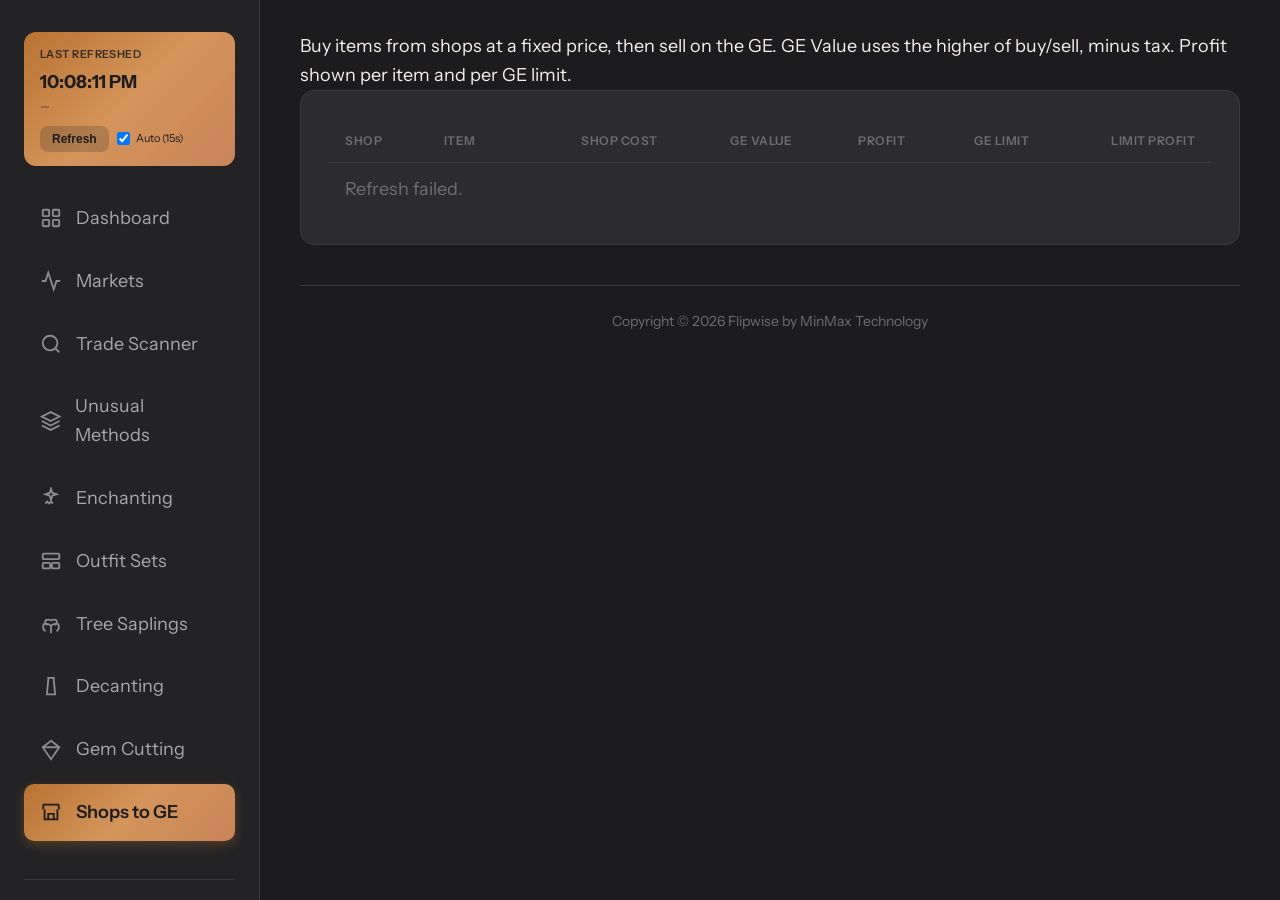
<file: sail-tools/shops-to-ge.html>
<!DOCTYPE html>
<html lang="en" data-theme="copper" data-mode="dark">
<head>
    <meta charset="UTF-8">
    <meta name="viewport" content="width=device-width, initial-scale=1.0">
    <title>Shops to GE - Flipwise</title>
    <script>
        (function() {
            try {
                var p = localStorage.getItem('themePalette') || 'copper';
                var m = localStorage.getItem('themeMode') || localStorage.getItem('theme') || 'dark';
                document.documentElement.setAttribute('data-theme', p);
                document.documentElement.setAttribute('data-mode', m);
            } catch (e) {}
        })();
    </script>
    <link rel="preconnect" href="https://fonts.googleapis.com">
    <link rel="preconnect" href="https://fonts.gstatic.com" crossorigin>
    <link href="https://fonts.googleapis.com/css2?family=Instrument+Sans:wght@400;500;600;700&display=swap" rel="stylesheet">
    <link rel="stylesheet" href="css/flipwise-theme.css">
    <link rel="stylesheet" href="css/flipwise-themes.css">
    <link rel="stylesheet" href="css/flipwise-pages.css">
</head>
<body>
    <button class="mobile-menu-toggle" id="mobileMenuToggle" aria-label="Toggle menu">
        <div class="hamburger"><span></span><span></span><span></span></div>
    </button>
    <div class="sidebar-overlay" id="sidebarOverlay"></div>

    <div class="dashboard">
        <aside class="sidebar" id="sidebar">
            <div class="sidebar-time">
                <div class="sidebar-time-label">Last refreshed</div>
                <div class="sidebar-time-clock" id="refresh-clock">—</div>
                <div class="sidebar-time-sub" id="refresh-last">—</div>
                <div class="sidebar-time-actions">
                    <button type="button" class="sidebar-time-btn" id="refresh-btn" title="Refresh">Refresh</button>
                    <label class="sidebar-time-auto">
                        <input type="checkbox" id="auto-refresh-checkbox" checked>
                        <span>Auto (15s)</span>
                    </label>
                </div>
            </div>

            <nav class="nav-section">
                <a href="index.html" class="nav-item">
                    <svg class="nav-icon" viewBox="0 0 24 24" fill="none" stroke="currentColor" stroke-width="2">
                        <rect x="3" y="3" width="7" height="7" rx="1"/>
                        <rect x="14" y="3" width="7" height="7" rx="1"/>
                        <rect x="3" y="14" width="7" height="7" rx="1"/>
                        <rect x="14" y="14" width="7" height="7" rx="1"/>
                    </svg>
                    Dashboard
                </a>
                <a href="markets.html" class="nav-item">
                    <svg class="nav-icon" viewBox="0 0 24 24" fill="none" stroke="currentColor" stroke-width="2">
                        <polyline points="22 12 18 12 15 21 9 3 6 12 2 12"/>
                    </svg>
                    Markets
                </a>
                <a href="scanner.html" class="nav-item">
                    <svg class="nav-icon" viewBox="0 0 24 24" fill="none" stroke="currentColor" stroke-width="2">
                        <circle cx="11" cy="11" r="8"/><line x1="21" y1="21" x2="16.65" y2="16.65"/>
                    </svg>
                    Trade Scanner
                </a>
                <a href="money-makers.html" class="nav-item">
                    <svg class="nav-icon" viewBox="0 0 24 24" fill="none" stroke="currentColor" stroke-width="2">
                        <path d="M12 2L2 7l10 5 10-5-10-5z"/><path d="M2 17l10 5 10-5"/><path d="M2 12l10 5 10-5"/>
                    </svg>
                    Unusual Methods
                </a>
                <a href="enchanting.html" class="nav-item">
                    <svg class="nav-icon" viewBox="0 0 24 24" fill="none" stroke="currentColor" stroke-width="2">
                        <path d="M12 2l1.5 4.5L18 8l-4.5 1.5L12 14l-1.5-4.5L6 8l4.5-1.5L12 2z"/><path d="M6 18l2-2 2 2 2-2 2 2"/>
                    </svg>
                    Enchanting
                </a>
                <a href="outfit-sets.html" class="nav-item">
                    <svg class="nav-icon" viewBox="0 0 24 24" fill="none" stroke="currentColor" stroke-width="2">
                        <rect x="3" y="4" width="18" height="6" rx="1"/><rect x="3" y="14" width="8" height="6" rx="1"/><rect x="13" y="14" width="8" height="6" rx="1"/>
                    </svg>
                    Outfit Sets
                </a>
                <a href="tree-saplings.html" class="nav-item">
                    <svg class="nav-icon" viewBox="0 0 24 24" fill="none" stroke="currentColor" stroke-width="2">
                        <path d="M12 22v-8M12 14c-2-2-5-3-8-2-1 3-1 6 2 8M12 14c2-2 5-3 8-2 1 3 1 6-2 8M12 8c-2-1-4-1-6 0-1 2 0 4 2 5M12 8c2-1 4-1 6 0 1 2 0 4-2 5"/>
                    </svg>
                    Tree Saplings
                </a>
                <a href="decanting.html" class="nav-item">
                    <svg class="nav-icon" viewBox="0 0 24 24" fill="none" stroke="currentColor" stroke-width="2">
                        <path d="M9 2h6v2l1.5 16h-9L9 4V2z"/>
                    </svg>
                    Decanting
                </a>
                <a href="gem-cutting.html" class="nav-item">
                    <svg class="nav-icon" viewBox="0 0 24 24" fill="none" stroke="currentColor" stroke-width="2">
                        <path d="M12 2l9 7-9 13L3 9l9-7z"/>
                        <path d="M3 9h18"/>
                    </svg>
                    Gem Cutting
                </a>
                <a href="shops-to-ge.html" class="nav-item active">
                    <svg class="nav-icon" viewBox="0 0 24 24" fill="none" stroke="currentColor" stroke-width="2">
                        <path d="M3 9l1-5h16l1 5"></path>
                        <path d="M5 9v11h14V9"></path>
                        <path d="M9 20v-6h6v6"></path>
                    </svg>
                    Shops to GE
                </a>
            </nav>

            <div class="sidebar-footer">
                <div class="theme-toggle">
                    <div class="theme-toggle-label">
                        <svg width="22" height="22" viewBox="0 0 24 24" fill="none" stroke="currentColor" stroke-width="2">
                            <circle cx="12" cy="12" r="5"/>
                            <line x1="12" y1="1" x2="12" y2="3"/>
                            <line x1="12" y1="21" x2="12" y2="23"/>
                            <line x1="4.22" y1="4.22" x2="5.64" y2="5.64"/>
                            <line x1="18.36" y1="18.36" x2="19.78" y2="19.78"/>
                            <line x1="1" y1="12" x2="3" y2="12"/>
                            <line x1="21" y1="12" x2="23" y2="12"/>
                            <line x1="4.22" y1="19.78" x2="5.64" y2="18.36"/>
                            <line x1="18.36" y1="5.64" x2="19.78" y2="4.22"/>
                        </svg>
                        <span class="theme-toggle-mode-text">Light Mode</span>
                    </div>
                    <div class="theme-switch" id="themeSwitch"></div>
                </div>
                <a href="preferences.html" class="sidebar-settings-link">
                    <svg viewBox="0 0 24 24" fill="none" stroke="currentColor" stroke-width="2">
                        <circle cx="12" cy="12" r="3"></circle>
                        <path d="M19.4 15a1.65 1.65 0 0 0 .33 1.82l.06.06a2 2 0 1 1-2.83 2.83l-.06-.06A1.65 1.65 0 0 0 15 19.4a1.65 1.65 0 0 0-1 .6 1.65 1.65 0 0 0-.33 1V21a2 2 0 1 1-4 0v-.09A1.65 1.65 0 0 0 9 19.4a1.65 1.65 0 0 0-1-.6 1.65 1.65 0 0 0-1.82.33l-.06.06a2 2 0 1 1-2.83-2.83l.06-.06A1.65 1.65 0 0 0 4.6 15a1.65 1.65 0 0 0-.6-1 1.65 1.65 0 0 0-1-.33H3a2 2 0 1 1 0-4h.09A1.65 1.65 0 0 0 4.6 9a1.65 1.65 0 0 0 .6-1 1.65 1.65 0 0 0-.33-1.82l-.06-.06a2 2 0 1 1 2.83-2.83l.06.06A1.65 1.65 0 0 0 9 4.6a1.65 1.65 0 0 0 1-.6 1.65 1.65 0 0 0 .33-1V3a2 2 0 1 1 4 0v.09A1.65 1.65 0 0 0 15 4.6a1.65 1.65 0 0 0 1 .6 1.65 1.65 0 0 0 1.82-.33l.06-.06a2 2 0 1 1 2.83 2.83l-.06.06A1.65 1.65 0 0 0 19.4 9c.14.32.2.66.2 1s-.06.68-.2 1z"></path>
                    </svg>
                    Preferences
                </a>
            </div>
        </aside>

        <main class="main-content">
            <p class="page-intro text-secondary">Buy items from shops at a fixed price, then sell on the GE. GE Value uses the higher of buy/sell, minus tax. Profit shown per item and per GE limit.</p>

            <div class="content-grid content-grid--full">
                <div class="card decanting-card">
                    <div class="decanting-table-scroll">
                        <table class="market-table">
                            <thead>
                                <tr>
                                    <th class="market-table__th-item">Shop</th>
                                    <th class="market-table__th-item">Item</th>
                                    <th class="market-table__th-num text-right">Shop Cost</th>
                                    <th class="market-table__th-num text-right">GE Value</th>
                                    <th class="market-table__th-num text-right">Profit</th>
                                    <th class="market-table__th-num text-right">GE Limit</th>
                                    <th class="market-table__th-num text-right">Limit Profit</th>
                                </tr>
                            </thead>
                            <tbody id="shopsToGeTableBody">
                                <tr><td colspan="7" class="text-muted">Loading shops to GE…</td></tr>
                            </tbody>
                        </table>
                    </div>
                </div>
            </div>

            <footer class="copyright">Copyright &copy; 2026 Flipwise by MinMax Technology</footer>
        </main>
    </div>

    <script src="js/flipwise-data.js"></script>
    <script src="js/flipwise-api.js"></script>
    <script src="js/sidebar-clock.js"></script>
    <script src="js/flipwise-sounds.js"></script>
    <script src="js/flipwise-alerts.js"></script>
    <script>
      (function() {
        var REFRESH_RATE_MS = 15000;
        var AUTO_REFRESH_KEY = 'flipwise-auto-refresh';
        var refreshBtn = document.getElementById('refresh-btn');
        var autoCheckbox = document.getElementById('auto-refresh-checkbox');
        var autoRefreshInterval = null;

        var WIKI_ICON_BASE = 'https://oldschool.runescape.wiki/images/';
        function escapeHtml(s) {
          if (s == null) return '';
          var div = document.createElement('div');
          div.textContent = s;
          return div.innerHTML;
        }
        function itemIconHtml(icon, fallbackLetter) {
          var letter = (fallbackLetter || '').charAt(0) || '?';
          if (icon) {
            var filename = String(icon).replace(/ /g, '_');
            var url = WIKI_ICON_BASE + encodeURIComponent(filename);
            return '<img src="' + escapeHtml(url) + '" alt="" class="item-icon" loading="lazy" referrerpolicy="no-referrer" data-fallback="' + escapeHtml(letter) + '" onerror="var f=this.getAttribute(\'data-fallback\')||\'?\'; var s=document.createElement(\'span\'); s.className=\'item-icon-fallback\'; s.textContent=f; this.parentNode.replaceChild(s,this);">';
          }
          return '<span class="item-icon-fallback">' + escapeHtml(letter) + '</span>';
        }
        function fmtGp(n) {
          if (n == null || n !== n) return '—';
          return Number(n).toLocaleString();
        }
        function fmtProfit(n) {
          if (n == null || n !== n) return '—';
          var sign = n >= 0 ? '+' : '';
          return sign + Number(n).toLocaleString() + ' gp';
        }

        function fillTable(data) {
          var tbody = document.getElementById('shopsToGeTableBody');
          if (!tbody) return;
          var dataset = (data && data.shopsToGeData) ? data.shopsToGeData : {};
          var keys = Object.keys(dataset || {});
          if (!keys.length) {
            tbody.innerHTML = '<tr><td colspan="7" class="text-muted">No items configured yet.</td></tr>';
            return;
          }
          keys.sort(function(a, b) {
            var A = dataset[a] || {};
            var B = dataset[b] || {};
            var la = A.profitLimit != null ? Number(A.profitLimit) : -Infinity;
            var lb = B.profitLimit != null ? Number(B.profitLimit) : -Infinity;
            return lb - la;
          });
          tbody.innerHTML = '';
          keys.forEach(function(k) {
            var d = dataset[k] || {};
            var name = d.itemName || k;
            var profit = d.profitPer != null ? d.profitPer : null;
            var profitClass = profit > 0 ? 'positive' : profit < 0 ? 'negative' : '';
            var icon = d.icon || null;
            var letter = (name || '').charAt(0) || '?';
            var tr = document.createElement('tr');
            tr.innerHTML =
              '<td class="market-table__td-item"><span class="coin-name">' + escapeHtml(d.npc || '—') + '</span></td>' +
              '<td class="market-table__td-item"><div class="coin-cell"><span class="coin-icon">' + itemIconHtml(icon, letter) + '</span><span class="coin-name">' + escapeHtml(name) + '</span></div></td>' +
              '<td class="text-right market-table__td-num">' + escapeHtml(fmtGp(d.shopCost)) + '</td>' +
              '<td class="text-right market-table__td-num">' + escapeHtml(fmtGp(d.geAfterTax)) + '</td>' +
              '<td class="text-right market-table__td-num change-cell ' + profitClass + '">' + escapeHtml(fmtProfit(d.profitPer)) + '</td>' +
              '<td class="text-right market-table__td-num">' + (d.geLimit != null ? escapeHtml(fmtGp(d.geLimit)) : '—') + '</td>' +
              '<td class="text-right market-table__td-num change-cell ' + profitClass + '">' + escapeHtml(fmtProfit(d.profitLimit)) + '</td>';
            tbody.appendChild(tr);
          });
        }

        function doRefresh() {
          if (refreshBtn) refreshBtn.disabled = true;
          if (typeof FlipwiseAPI === 'undefined') {
            var tbody = document.getElementById('shopsToGeTableBody');
            if (tbody) tbody.innerHTML = '<tr><td colspan="7" class="text-muted">API unavailable.</td></tr>';
            if (refreshBtn) refreshBtn.disabled = false;
            return;
          }
          FlipwiseAPI.refresh().then(function(data) {
            var t = Date.now();
            try {
              localStorage.setItem('flipwise-last-refresh-ts', String(t));
              sessionStorage.setItem('flipwise-last-refresh-ts', String(t));
            } catch (e) {}
            fillTable(data);
          }).catch(function() {
            var tbody = document.getElementById('shopsToGeTableBody');
            if (tbody) tbody.innerHTML = '<tr><td colspan="7" class="text-muted">Refresh failed.</td></tr>';
          }).finally(function() {
            if (refreshBtn) refreshBtn.disabled = false;
          });
        }

        function startAutoRefresh() {
          stopAutoRefresh();
          if (!autoCheckbox || !autoCheckbox.checked) return;
          autoRefreshInterval = setInterval(doRefresh, REFRESH_RATE_MS);
        }
        function stopAutoRefresh() {
          if (autoRefreshInterval) {
            clearInterval(autoRefreshInterval);
            autoRefreshInterval = null;
          }
        }

        if (autoCheckbox) {
          try {
            var saved = localStorage.getItem(AUTO_REFRESH_KEY);
            if (saved !== null) autoCheckbox.checked = saved === 'true';
          } catch (e) {}
          autoCheckbox.addEventListener('change', function() {
            try { localStorage.setItem(AUTO_REFRESH_KEY, autoCheckbox.checked); } catch (e) {}
            if (autoCheckbox.checked) startAutoRefresh();
            else stopAutoRefresh();
          });
        }
        if (refreshBtn) refreshBtn.addEventListener('click', doRefresh);

        doRefresh();
        startAutoRefresh();
      })();
    </script>
    <script src="js/flipwise-ui.js"></script>
</body>
</html>
</file>
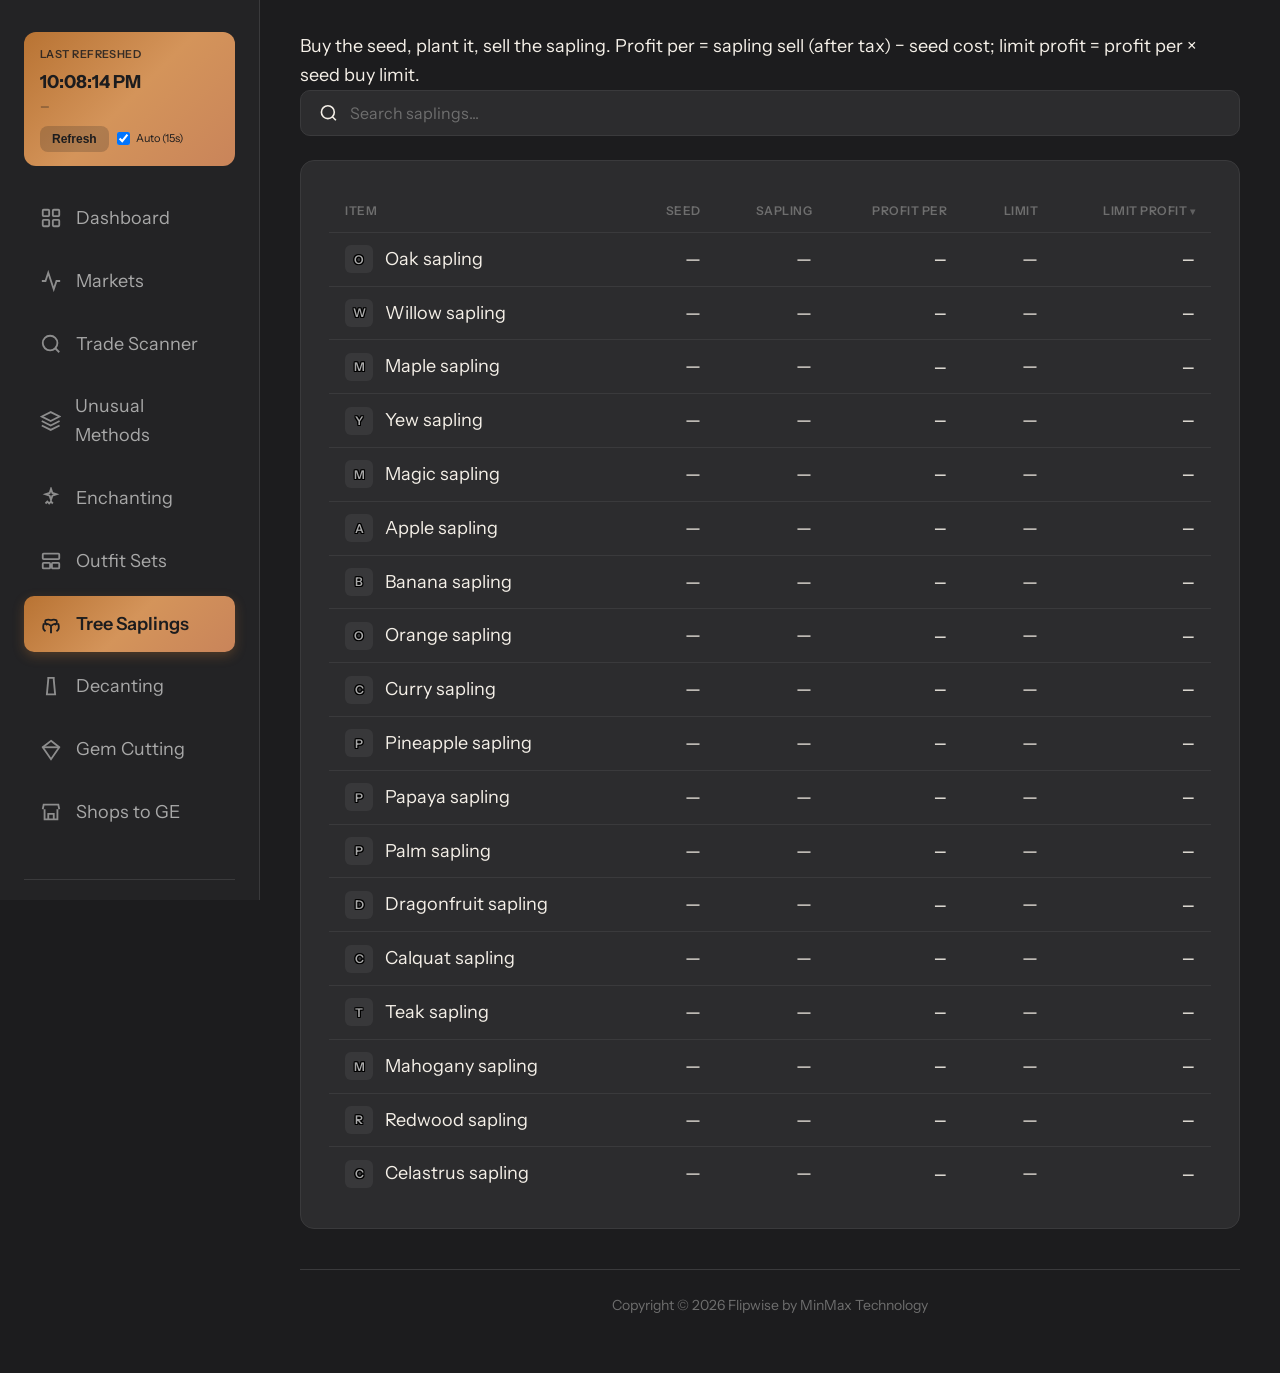
<file: sail-tools/tree-saplings.html>
<!DOCTYPE html>
<html lang="en" data-theme="copper" data-mode="dark">
<head>
    <meta charset="UTF-8">
    <meta name="viewport" content="width=device-width, initial-scale=1.0">
    <title>Tree Saplings - Flipwise</title>
    <script>
        (function() {
            try {
                var p = localStorage.getItem('themePalette') || 'copper';
                var m = localStorage.getItem('themeMode') || localStorage.getItem('theme') || 'dark';
                document.documentElement.setAttribute('data-theme', p);
                document.documentElement.setAttribute('data-mode', m);
            } catch (e) {}
        })();
    </script>
    <link rel="preconnect" href="https://fonts.googleapis.com">
    <link rel="preconnect" href="https://fonts.gstatic.com" crossorigin>
    <link href="https://fonts.googleapis.com/css2?family=Instrument+Sans:wght@400;500;600;700&display=swap" rel="stylesheet">
    <link rel="stylesheet" href="css/flipwise-theme.css">
    <link rel="stylesheet" href="css/flipwise-themes.css">
    <link rel="stylesheet" href="css/flipwise-pages.css">
</head>
<body>
    <button class="mobile-menu-toggle" id="mobileMenuToggle">
        <div class="hamburger"><span></span><span></span><span></span></div>
    </button>
    <div class="sidebar-overlay" id="sidebarOverlay"></div>
    <div class="dashboard">
        <aside class="sidebar" id="sidebar">
            <div class="sidebar-time">
                <div class="sidebar-time-label">Last refreshed</div>
                <div class="sidebar-time-clock" id="refresh-clock">—</div>
                <div class="sidebar-time-sub" id="refresh-last">—</div>
                <div class="sidebar-time-actions">
                    <button type="button" class="sidebar-time-btn" id="refresh-btn" title="Refresh">Refresh</button>
                    <label class="sidebar-time-auto">
                        <input type="checkbox" id="auto-refresh-checkbox" checked>
                        <span>Auto (15s)</span>
                    </label>
                </div>
            </div>
            <nav class="nav-section">
                <a href="index.html" class="nav-item">
                    <svg class="nav-icon" viewBox="0 0 24 24" fill="none" stroke="currentColor" stroke-width="2">
                        <rect x="3" y="3" width="7" height="7" rx="1"/><rect x="14" y="3" width="7" height="7" rx="1"/>
                        <rect x="3" y="14" width="7" height="7" rx="1"/><rect x="14" y="14" width="7" height="7" rx="1"/>
                    </svg>
                    Dashboard
                </a>
                <a href="markets.html" class="nav-item">
                    <svg class="nav-icon" viewBox="0 0 24 24" fill="none" stroke="currentColor" stroke-width="2">
                        <polyline points="22 12 18 12 15 21 9 3 6 12 2 12"/>
                    </svg>
                    Markets
                </a>
                <a href="scanner.html" class="nav-item">
                    <svg class="nav-icon" viewBox="0 0 24 24" fill="none" stroke="currentColor" stroke-width="2">
                        <circle cx="11" cy="11" r="8"/><line x1="21" y1="21" x2="16.65" y2="16.65"/>
                    </svg>
                    Trade Scanner
                </a>
                <a href="money-makers.html" class="nav-item">
                    <svg class="nav-icon" viewBox="0 0 24 24" fill="none" stroke="currentColor" stroke-width="2">
                        <path d="M12 2L2 7l10 5 10-5-10-5z"/><path d="M2 17l10 5 10-5"/><path d="M2 12l10 5 10-5"/>
                    </svg>
                    Unusual Methods
                </a>
                <a href="enchanting.html" class="nav-item">
                    <svg class="nav-icon" viewBox="0 0 24 24" fill="none" stroke="currentColor" stroke-width="2">
                        <path d="M12 2l1.5 4.5L18 8l-4.5 1.5L12 14l-1.5-4.5L6 8l4.5-1.5L12 2z"/><path d="M6 18l2-2 2 2 2-2 2 2"/>
                    </svg>
                    Enchanting
                </a>
                <a href="outfit-sets.html" class="nav-item">
                    <svg class="nav-icon" viewBox="0 0 24 24" fill="none" stroke="currentColor" stroke-width="2">
                        <rect x="3" y="4" width="18" height="6" rx="1"/><rect x="3" y="14" width="8" height="6" rx="1"/><rect x="13" y="14" width="8" height="6" rx="1"/>
                    </svg>
                    Outfit Sets
                </a>
                <a href="tree-saplings.html" class="nav-item active">
                    <svg class="nav-icon" viewBox="0 0 24 24" fill="none" stroke="currentColor" stroke-width="2">
                        <path d="M12 22v-8M12 14c-2-2-5-3-8-2-1 3-1 6 2 8M12 14c2-2 5-3 8-2 1 3 1 6-2 8M12 8c-2-1-4-1-6 0-1 2 0 4 2 5M12 8c2-1 4-1 6 0 1 2 0 4-2 5"/>
                    </svg>
                    Tree Saplings
                </a>
                <a href="decanting.html" class="nav-item">
                    <svg class="nav-icon" viewBox="0 0 24 24" fill="none" stroke="currentColor" stroke-width="2">
                        <path d="M9 2h6v2l1.5 16h-9L9 4V2z"/>
                    </svg>
                    Decanting
                </a>
                <a href="gem-cutting.html" class="nav-item">
                    <svg class="nav-icon" viewBox="0 0 24 24" fill="none" stroke="currentColor" stroke-width="2">
                        <path d="M12 2l9 7-9 13L3 9l9-7z"/>
                        <path d="M3 9h18"/>
                    </svg>
                    Gem Cutting
                </a>
                <a href="shops-to-ge.html" class="nav-item">
                    <svg class="nav-icon" viewBox="0 0 24 24" fill="none" stroke="currentColor" stroke-width="2">
                        <path d="M3 9l1-5h16l1 5"></path>
                        <path d="M5 9v11h14V9"></path>
                        <path d="M9 20v-6h6v6"></path>
                    </svg>
                    Shops to GE
                </a>
            </nav>
            <div class="sidebar-footer">
                <div class="theme-toggle">
                    <div class="theme-toggle-label">
                        <svg width="22" height="22" viewBox="0 0 24 24" fill="none" stroke="currentColor" stroke-width="2">
                            <circle cx="12" cy="12" r="5"/>
                            <line x1="12" y1="1" x2="12" y2="3"/><line x1="12" y1="21" x2="12" y2="23"/>
                            <line x1="4.22" y1="4.22" x2="5.64" y2="5.64"/><line x1="18.36" y1="18.36" x2="19.78" y2="19.78"/>
                            <line x1="1" y1="12" x2="3" y2="12"/><line x1="21" y1="12" x2="23" y2="12"/>
                            <line x1="4.22" y1="19.78" x2="5.64" y2="18.36"/><line x1="18.36" y1="5.64" x2="19.78" y2="4.22"/>
                        </svg>
                        <span class="theme-toggle-mode-text">Light Mode</span>
                    </div>
                    <div class="theme-switch" id="themeSwitch"></div>
                </div>
                <a href="preferences.html" class="sidebar-settings-link">
                    <svg viewBox="0 0 24 24" fill="none" stroke="currentColor" stroke-width="2">
                        <circle cx="12" cy="12" r="3"></circle>
                        <path d="M19.4 15a1.65 1.65 0 0 0 .33 1.82l.06.06a2 2 0 1 1-2.83 2.83l-.06-.06A1.65 1.65 0 0 0 15 19.4a1.65 1.65 0 0 0-1 .6 1.65 1.65 0 0 0-.33 1V21a2 2 0 1 1-4 0v-.09A1.65 1.65 0 0 0 9 19.4a1.65 1.65 0 0 0-1-.6 1.65 1.65 0 0 0-1.82.33l-.06.06a2 2 0 1 1-2.83-2.83l.06-.06A1.65 1.65 0 0 0 4.6 15a1.65 1.65 0 0 0-.6-1 1.65 1.65 0 0 0-1-.33H3a2 2 0 1 1 0-4h.09A1.65 1.65 0 0 0 4.6 9a1.65 1.65 0 0 0 .6-1 1.65 1.65 0 0 0-.33-1.82l-.06-.06a2 2 0 1 1 2.83-2.83l.06.06A1.65 1.65 0 0 0 9 4.6a1.65 1.65 0 0 0 1-.6 1.65 1.65 0 0 0 .33-1V3a2 2 0 1 1 4 0v.09A1.65 1.65 0 0 0 15 4.6a1.65 1.65 0 0 0 1 .6 1.65 1.65 0 0 0 1.82-.33l.06-.06a2 2 0 1 1 2.83 2.83l-.06.06A1.65 1.65 0 0 0 19.4 9c.14.32.2.66.2 1s-.06.68-.2 1z"></path>
                    </svg>
                    Preferences
                </a>
            </div>
        </aside>
        <main class="main-content">
            <p class="page-intro text-secondary">Buy the seed, plant it, sell the sapling. Profit per = sapling sell (after tax) − seed cost; limit profit = profit per × seed buy limit.</p>
            <div class="search-filters">
                <div class="search-box">
                    <svg width="20" height="20" viewBox="0 0 24 24" fill="none" stroke="currentColor" stroke-width="2">
                        <circle cx="11" cy="11" r="8"/><line x1="21" y1="21" x2="16.65" y2="16.65"/>
                    </svg>
                    <input type="text" placeholder="Search saplings..." id="searchInput">
                </div>
            </div>
            <div class="content-grid content-grid--full">
                <div class="card">
                    <table class="market-table">
                        <thead>
                            <tr id="saplingTableHeadRow">
                                <th class="market-table__th-item market-table__th-sortable" data-sort="item">Item</th>
                                <th class="market-table__th-num text-right market-table__th-sortable" data-sort="seedCost">Seed</th>
                                <th class="market-table__th-num text-right market-table__th-sortable" data-sort="saplingSell">Sapling</th>
                                <th class="market-table__th-num text-right market-table__th-sortable" data-sort="profitPer">Profit per</th>
                                <th class="market-table__th-num text-right market-table__th-sortable" data-sort="limit">Limit</th>
                                <th class="market-table__th-num text-right market-table__th-sortable" data-sort="limitProfit">Limit profit</th>
                            </tr>
                        </thead>
                        <tbody id="saplingTableBody">
                            <tr><td colspan="6" class="text-muted">Loading…</td></tr>
                        </tbody>
                    </table>
                </div>
            </div>
            <footer class="copyright">Copyright &copy; 2026 Flipwise by MinMax Technology</footer>
        </main>
    </div>
    <script src="js/sidebar-clock.js"></script>
    <script src="js/flipwise-data.js"></script>
    <script src="js/flipwise-api.js"></script>
    <script src="js/flipwise-ui.js"></script>
    <script>
(function() {
  var tbody = document.getElementById('saplingTableBody');
  var headRow = document.getElementById('saplingTableHeadRow');
  var searchInput = document.getElementById('searchInput');
  var sortColumn = 'limitProfit';
  var sortDir = 'desc';
  var WIKI_ICON_BASE = 'https://oldschool.runescape.wiki/images/';
  var tableData = null;

  function escapeHtml(s) {
    if (s == null) return '';
    var div = document.createElement('div');
    div.textContent = s;
    return div.innerHTML;
  }
  function fmtNum(n) {
    if (n == null || isNaN(n)) return '—';
    return Number(n).toLocaleString();
  }
  function fmtProfit(n) {
    if (n == null) return '—';
    var s = n >= 0 ? '+' : '';
    return s + Number(n).toLocaleString() + ' gp';
  }
  function iconHtml(icon, fallback) {
    if (icon) {
      var filename = String(icon).replace(/ /g, '_');
      var url = WIKI_ICON_BASE + encodeURIComponent(filename);
      return '<img src="' + escapeHtml(url) + '" alt="" class="item-icon" loading="lazy" referrerpolicy="no-referrer" data-fallback="' + escapeHtml(fallback || '') + '" onerror="var f=this.getAttribute(\'data-fallback\')||\'?\'; var s=document.createElement(\'span\'); s.className=\'item-icon-fallback\'; s.textContent=f; this.parentNode.replaceChild(s,this);">';
    }
    return '<span class="item-icon-fallback">' + escapeHtml((fallback || '').charAt(0) || '?') + '</span>';
  }
  function getItems() {
    var F = window.Flipwise;
    return (F && F.TREE_SAPLING_ITEMS) ? F.TREE_SAPLING_ITEMS.slice() : [];
  }
  function fillTable() {
    if (!tbody) return;
    var list = getItems();
    var data = tableData || {};
    var q = (searchInput && searchInput.value) ? searchInput.value.trim().toLowerCase() : '';
    if (q) list = list.filter(function(it) { return (it.name || '').toLowerCase().indexOf(q) >= 0; });
    list.sort(function(a, b) {
      var dA = data[a.name];
      var dB = data[b.name];
      if (sortColumn === 'item') {
        var sa = (a.name || '').toLowerCase();
        var sb = (b.name || '').toLowerCase();
        var cmp = sa < sb ? -1 : sa > sb ? 1 : 0;
        return sortDir === 'asc' ? cmp : -cmp;
      }
      var va = dA && dA[sortColumn] != null ? dA[sortColumn] : (sortColumn === 'limitProfit' || sortColumn === 'profitPer' ? -Infinity : 0);
      var vb = dB && dB[sortColumn] != null ? dB[sortColumn] : (sortColumn === 'limitProfit' || sortColumn === 'profitPer' ? -Infinity : 0);
      if (typeof va === 'number' && typeof vb === 'number')
        return sortDir === 'asc' ? (va - vb) : (vb - va);
      return 0;
    });
    tbody.innerHTML = '';
    if (list.length === 0) {
      tbody.innerHTML = '<tr><td colspan="6" class="text-muted">' + (q ? 'No saplings match your search.' : 'No data.') + '</td></tr>';
      setSortIndicator();
      return;
    }
    list.forEach(function(it) {
      var d = data[it.name] || {};
      var seedCost = d.seedCost != null ? fmtNum(d.seedCost) + ' gp' : '—';
      var saplingSell = d.saplingSell != null ? fmtNum(d.saplingSell) + ' gp' : '—';
      var profitPer = d.profitPer != null ? fmtProfit(d.profitPer) : '—';
      var limit = d.limit != null ? fmtNum(d.limit) : '—';
      var limitProfit = d.limitProfit != null ? fmtProfit(d.limitProfit) : '—';
      var profitClass = (d.profitPer != null && d.profitPer < 0) ? ' negative' : (d.profitPer != null && d.profitPer > 0) ? ' positive' : '';
      var limitProfitClass = (d.limitProfit != null && d.limitProfit < 0) ? ' negative' : (d.limitProfit != null && d.limitProfit > 0) ? ' positive' : '';
      var tr = document.createElement('tr');
      tr.innerHTML =
        '<td class="market-table__td-item"><div class="coin-cell"><span class="coin-icon">' + iconHtml(d.icon, it.name) + '</span><span class="coin-name">' + escapeHtml(it.name) + '</span></div></td>' +
        '<td class="text-right market-table__td-num">' + escapeHtml(seedCost) + '</td>' +
        '<td class="text-right market-table__td-num">' + escapeHtml(saplingSell) + '</td>' +
        '<td class="text-right market-table__td-num change-cell' + profitClass + '">' + escapeHtml(profitPer) + '</td>' +
        '<td class="text-right market-table__td-num">' + escapeHtml(limit) + '</td>' +
        '<td class="text-right market-table__td-num change-cell' + limitProfitClass + '">' + escapeHtml(limitProfit) + '</td>';
      tbody.appendChild(tr);
    });
    setSortIndicator();
  }
  function setSortIndicator() {
    if (!headRow) return;
    headRow.querySelectorAll('th[data-sort]').forEach(function(th) {
      var col = th.getAttribute('data-sort');
      th.classList.remove('sort-asc', 'sort-desc');
      if (col === sortColumn) th.classList.add(sortDir === 'asc' ? 'sort-asc' : 'sort-desc');
    });
  }
  if (headRow) {
    headRow.querySelectorAll('th[data-sort]').forEach(function(th) {
      th.addEventListener('click', function() {
        var col = th.getAttribute('data-sort');
        if (col === sortColumn) sortDir = sortDir === 'asc' ? 'desc' : 'asc';
        else { sortColumn = col; sortDir = col === 'item' ? 'asc' : (col === 'limitProfit' || col === 'profitPer' ? 'desc' : 'asc'); }
        fillTable();
      });
    });
  }
  if (searchInput) searchInput.addEventListener('input', fillTable);
  if (typeof FlipwiseAPI !== 'undefined') {
    FlipwiseAPI.refresh().then(function(data) {
      tableData = data.treeSaplingsData || {};
      fillTable();
    }).catch(function() {
      tableData = {};
      fillTable();
    });
  } else {
    fillTable();
  }
})();
    </script>
</body>
</html>
</file>
<file: css/sail.css>
@charset "utf-8";

:root {
    --bg: #07080f;
    --bg-elevated: #10121c;
    --sidebar: #0a0c14;
    --card: #12141e;
    --line: rgba(255, 255, 255, 0.08);
    --text: #f4f6fb;
    --muted: rgba(244, 246, 251, 0.58);
    --cyan: #00f2ff;
    --magenta: #ff00d4;
    --violet: #9d4edd;
    --safe: #8df2c2;
    --alert: #ffb4b8;
    --radius: 18px;
    --shadow: 0 18px 40px rgba(0, 0, 0, 0.32);
}

* {
    box-sizing: border-box;
    margin: 0;
    padding: 0;
}

html,
body {
    height: 100%;
}

body {
    font-family: Inter, sans-serif;
    background: var(--bg);
    color: var(--text);
    overflow: hidden;
}

button,
input {
    font: inherit;
}

button {
    border: 0;
    background: none;
    color: inherit;
    cursor: pointer;
}

a {
    color: var(--cyan);
    text-decoration: none;
}

img {
    max-width: 100%;
    display: block;
}

.ambient {
    position: fixed;
    inset: 0;
    pointer-events: none;
    z-index: 0;
    overflow: hidden;
}

.orb {
    position: absolute;
    width: 420px;
    height: 420px;
    border-radius: 50%;
    filter: blur(90px);
    opacity: 0.35;
}

.orb-cyan {
    background: rgba(0, 242, 255, 0.55);
    top: -140px;
    left: 18%;
}

.orb-magenta {
    background: rgba(255, 0, 212, 0.42);
    right: -80px;
    bottom: -120px;
}

.app {
    position: relative;
    z-index: 1;
    display: grid;
    grid-template-columns: 208px minmax(0, 1fr);
    height: 100vh;
    overflow: hidden;
}

.sidebar {
    position: sticky;
    top: 0;
    height: 100vh;
    display: flex;
    flex-direction: column;
    padding: 20px 14px;
    background: rgba(8, 10, 16, 0.96);
    border-right: 1px solid var(--line);
    backdrop-filter: blur(16px);
}

.brand,
.ip-monitor {
    display: flex;
    align-items: center;
    gap: 12px;
}

.logo {
    width: 44px;
    height: 44px;
    filter: drop-shadow(0 0 12px rgba(0, 242, 255, 0.35));
}

.logo svg {
    width: 100%;
    height: 100%;
    transform-origin: 50% 80%;
    animation: boat-float 4.8s infinite;
}

@keyframes boat-float {
    0%,
    100% {
        transform: translateY(4px) rotate(-12deg);
        animation-timing-function: cubic-bezier(0.37, 0, 0.63, 1);
    }

    25% {
        transform: translateY(-5px) rotate(0deg);
        animation-timing-function: cubic-bezier(0.37, 0, 0.63, 1);
    }

    50% {
        transform: translateY(4px) rotate(12deg);
        animation-timing-function: cubic-bezier(0.37, 0, 0.63, 1);
    }

    75% {
        transform: translateY(-5px) rotate(0deg);
        animation-timing-function: cubic-bezier(0.37, 0, 0.63, 1);
    }
}

.brand strong {
    font-family: Outfit, sans-serif;
    font-size: 20px;
    letter-spacing: 0.08em;
    text-transform: uppercase;
}

.nav {
    display: grid;
    gap: 8px;
    margin: 28px 0 auto;
    width: 100%;
}

.nav-item {
    display: flex;
    align-items: center;
    gap: 12px;
    width: 100%;
    padding: 12px 14px;
    border-radius: 14px;
    color: var(--muted);
    position: relative;
    transition: 0.2s ease;
}

.nav-item svg {
    width: 20px;
    height: 20px;
}

.nav-item span {
    font-size: 14px;
    font-weight: 500;
}

.nav-item:hover,
.nav-item.is-active {
    color: #fff;
    background: rgba(0, 242, 255, 0.08);
}

.nav-item.is-active::before {
    content: "";
    position: absolute;
    left: -16px;
    top: 18%;
    bottom: 18%;
    width: 3px;
    border-radius: 99px;
    background: var(--cyan);
    box-shadow: 0 0 12px var(--cyan);
}

.ip-monitor {
    width: 100%;
    padding-top: 16px;
    border-top: 1px solid var(--line);
    text-align: left;
}

.ip-monitor-dot {
    width: 12px;
    height: 12px;
    flex: 0 0 auto;
    border-radius: 50%;
    background: var(--muted);
    box-shadow: 0 0 10px currentColor;
}

.ip-monitor-dot.is-safe {
    background: var(--safe);
    color: var(--safe);
}

.ip-monitor-dot.is-alert {
    background: var(--alert);
    color: var(--alert);
}

.ip-monitor-dot.is-unknown {
    background: var(--muted);
    color: var(--muted);
}

.ip-monitor strong,
.ip-monitor span {
    display: block;
}

.ip-monitor strong {
    font-size: 14px;
}

.ip-monitor span {
    color: var(--muted);
    font-size: 12px;
    word-break: break-all;
}

.ip-monitor.is-safe strong { color: var(--safe); }
.ip-monitor.is-alert strong { color: var(--alert); }

.workspace {
    min-width: 0;
    min-height: 0;
    height: 100vh;
    display: flex;
    flex-direction: column;
    padding: 22px 28px 40px;
}

.workspace.is-sources,
.workspace.is-lookup {
    padding: 0;
    overflow: hidden;
}

.workspace.is-sources .topbar,
.workspace.is-lookup .topbar {
    display: none;
}

.workspace.is-sources main,
.workspace.is-sources .view-sources,
.workspace.is-lookup main,
.workspace.is-lookup .view-lookup {
    display: grid;
    height: 100%;
    min-height: 0;
}

.view-lookup {
    grid-template-columns: minmax(0, 1fr) minmax(0, 1fr);
    grid-template-rows: auto minmax(0, 1fr);
    width: 100%;
    overflow: hidden;
}

.lookup-search {
    grid-column: 1 / -1;
    display: flex;
    align-items: center;
    gap: 10px;
    padding: 12px 16px;
    border-bottom: 1px solid var(--line);
    background: rgba(10, 12, 20, 0.92);
}

.lookup-search-field {
    display: flex;
    align-items: center;
    gap: 10px;
    flex: 1;
    min-width: 0;
    padding: 4px 4px 4px 14px;
    border-radius: 999px;
    border: 1px solid rgba(0, 242, 255, 0.2);
    background: rgba(255, 255, 255, 0.03);
}

.lookup-search-field svg {
    width: 16px;
    height: 16px;
    color: var(--cyan);
    flex: 0 0 auto;
}

.lookup-search-field input {
    width: 100%;
    padding: 10px 8px 10px 0;
    border: 0;
    background: transparent;
    color: #fff;
    outline: none;
}

.lookup-search-field:focus-within {
    border-color: rgba(0, 242, 255, 0.45);
    box-shadow: 0 0 0 4px rgba(0, 242, 255, 0.1);
}

.lookup-search .btn-primary {
    padding: 10px 18px;
}

main {
    flex: 1;
    min-height: 0;
    display: flex;
    flex-direction: column;
}

.view {
    flex: 1;
    min-height: 0;
    overflow: auto;
}

.topbar {
    display: flex;
    align-items: center;
    justify-content: space-between;
    gap: 16px;
    margin-bottom: 22px;
}

.greeting {
    display: flex;
    align-items: center;
    gap: 10px;
    color: var(--muted);
    font-size: 15px;
}

.pulse-dot {
    width: 8px;
    height: 8px;
    border-radius: 50%;
    background: var(--magenta);
    box-shadow: 0 0 10px var(--magenta);
}

.topbar-actions {
    display: flex;
    align-items: center;
    gap: 12px;
}

.notify-btn {
    position: relative;
    width: 42px;
    height: 42px;
    display: grid;
    place-items: center;
    border-radius: 12px;
    border: 1px solid var(--line);
    background: rgba(255, 255, 255, 0.03);
}

.notify-btn svg {
    width: 18px;
    height: 18px;
}

.notify-dot {
    position: absolute;
    top: 9px;
    right: 10px;
    width: 8px;
    height: 8px;
    border-radius: 50%;
    background: var(--magenta);
    box-shadow: 0 0 8px var(--magenta);
}

.view[hidden] {
    display: none;
}

.hero,
.card {
    position: relative;
    overflow: hidden;
    border: 1px solid var(--line);
    border-radius: var(--radius);
    background: linear-gradient(180deg, rgba(255, 255, 255, 0.03), rgba(255, 255, 255, 0.015));
    box-shadow: var(--shadow);
}

.hero {
    min-height: 280px;
    display: grid;
    align-items: end;
    padding: 42px 40px;
    margin-bottom: 22px;
}

.hero-grid,
.hero-beams {
    position: absolute;
    inset: 0;
    pointer-events: none;
}

.hero-grid {
    background-image:
        linear-gradient(rgba(255, 255, 255, 0.05) 1px, transparent 1px),
        linear-gradient(90deg, rgba(255, 255, 255, 0.05) 1px, transparent 1px);
    background-size: 54px 54px;
    transform: perspective(500px) rotateX(56deg) translateY(28%);
    mask-image: linear-gradient(to top, rgba(0, 0, 0, 0.8), transparent);
}

.hero-beams {
    background:
        linear-gradient(115deg, transparent 42%, rgba(0, 242, 255, 0.55) 50%, transparent 58%),
        linear-gradient(65deg, transparent 42%, rgba(255, 0, 212, 0.45) 50%, transparent 58%);
    filter: blur(6px);
    opacity: 0.7;
}

.hero-copy {
    position: relative;
    z-index: 1;
    max-width: 560px;
}

.hero h1,
.page-head h1 {
    font-family: Outfit, sans-serif;
    font-size: clamp(42px, 6vw, 72px);
    letter-spacing: 0.04em;
    line-height: 0.95;
}

.hero p,
.page-head p:last-child {
    margin: 12px 0 22px;
    color: var(--muted);
}

.hero-actions,
.confirm-modal-actions {
    display: flex;
    flex-wrap: wrap;
    gap: 10px;
}

.btn-primary,
.btn-ghost,
.confirm-modal-button {
    padding: 12px 18px;
    border-radius: 999px;
    font-weight: 600;
}

.btn-primary {
    color: #081018;
    background: linear-gradient(90deg, var(--cyan), var(--magenta));
}

.btn-ghost {
    border: 1px solid rgba(255, 255, 255, 0.16);
    color: #fff;
}

.widget-row,
.settings-grid,
.links-grid {
    display: grid;
    gap: 18px;
}

.widget-row,
.settings-grid {
    grid-template-columns: repeat(3, minmax(0, 1fr));
}

.view-sources {
    grid-template-columns: minmax(0, 1fr) minmax(0, 1fr);
    width: 100%;
    overflow: hidden;
}

.source-pane {
    display: grid;
    grid-template-rows: auto minmax(0, 1fr);
    min-width: 0;
    min-height: 0;
    height: 100%;
    border-right: 1px solid var(--line);
    background: #080b18;
}

.source-pane:last-child {
    border-right: 0;
}

.source-pane iframe {
    width: 100%;
    height: 100%;
    border: 0;
    display: block;
    background: #fff;
}

.source-pane iframe[hidden],
.source-fallback[hidden] {
    display: none;
}

.source-picker {
    position: relative;
    min-width: 0;
    padding-bottom: 8px;
}

.source-picker::after {
    content: "";
    position: absolute;
    left: 0;
    bottom: 0;
    width: 42px;
    height: 2px;
    border-radius: 99px;
    background: var(--magenta);
}

.source-pane:last-child .source-picker::after {
    background: var(--violet);
}

.source-picker select {
    max-width: 100%;
    padding: 0 28px 0 0;
    border: 0;
    background: transparent url("data:image/svg+xml,%3Csvg xmlns='http://www.w3.org/2000/svg' width='16' height='16' fill='none' stroke='%2300f2ff' stroke-width='1.8'%3E%3Cpath d='m4 6 4 4 4-4'/%3E%3C/svg%3E") no-repeat right center;
    color: #fff;
    font-family: Outfit, sans-serif;
    font-size: 22px;
    cursor: pointer;
    outline: none;
    appearance: none;
}

.source-picker select:focus {
    color: var(--cyan);
}

.source-picker select option {
    color: #081018;
}

.source-fallback {
    display: grid;
    place-items: center;
    align-content: center;
    gap: 12px;
    min-height: 0;
    height: 100%;
    padding: 32px 28px;
    text-align: center;
    background:
        radial-gradient(circle at top, rgba(0, 242, 255, 0.08), transparent 42%),
        #080b18;
}

.source-fallback strong {
    font-family: Outfit, sans-serif;
    font-size: clamp(28px, 4vw, 42px);
}

.source-fallback p {
    color: var(--muted);
    max-width: 36ch;
}

.source-fallback .btn-primary {
    margin-top: 6px;
}

.visually-hidden {
    position: absolute;
    width: 1px;
    height: 1px;
    padding: 0;
    margin: -1px;
    overflow: hidden;
    clip: rect(0, 0, 0, 0);
    white-space: nowrap;
    border: 0;
}

.source-head {
    display: flex;
    align-items: center;
    justify-content: space-between;
    gap: 12px;
    padding: 16px 18px 14px;
    border-bottom: 1px solid var(--line);
    background: rgba(10, 12, 20, 0.88);
}

.source-head h2 {
    position: relative;
    font-family: Outfit, sans-serif;
    font-size: 22px;
    padding-bottom: 8px;
}

.source-head h2::after {
    content: "";
    position: absolute;
    left: 0;
    bottom: 0;
    width: 42px;
    height: 2px;
    border-radius: 99px;
    background: var(--magenta);
}

.source-pane:last-child .source-head h2::after {
    background: var(--violet);
}

.source-actions {
    display: flex;
    align-items: center;
    gap: 12px;
}

.source-actions a {
    color: #39ff14;
    font-size: 13px;
    font-weight: 600;
    text-shadow: 0 0 8px rgba(57, 255, 20, 0.85), 0 0 18px rgba(57, 255, 20, 0.45);
}

.source-actions a:hover {
    color: #9dff88;
    text-shadow: 0 0 10px rgba(57, 255, 20, 1), 0 0 22px rgba(57, 255, 20, 0.7);
}

.links-grid {
    grid-template-columns: repeat(4, minmax(0, 1fr));
}

.card {
    padding: 20px;
}

.card-head {
    display: flex;
    align-items: center;
    justify-content: space-between;
    gap: 12px;
    margin-bottom: 16px;
}

.card-head h2,
.settings-grid h2,
.link-group h3,
.game-meta h3 {
    font-family: Outfit, sans-serif;
    font-size: 20px;
}

.text-link,
.card-head a {
    color: var(--muted);
    font-size: 13px;
}

.text-link:hover,
.card-head a:hover {
    color: #fff;
}

.source-list,
.activity-list,
.feed-list,
.link-list {
    display: grid;
    gap: 12px;
}

.source-list li,
.activity-list li,
.feed-list li {
    display: grid;
    grid-template-columns: auto 1fr auto;
    align-items: center;
    gap: 12px;
}

.source-icon,
.activity-icon {
    width: 36px;
    height: 36px;
    display: grid;
    place-items: center;
    border-radius: 10px;
    font-size: 11px;
    font-weight: 700;
    background: rgba(255, 255, 255, 0.05);
}

.source-icon.cyan,
.activity-icon.cyan { color: var(--cyan); box-shadow: inset 0 0 0 1px rgba(0, 242, 255, 0.25); }
.source-icon.magenta,
.activity-icon.magenta { color: var(--magenta); box-shadow: inset 0 0 0 1px rgba(255, 0, 212, 0.25); }
.source-icon.violet { color: #d7b3ff; box-shadow: inset 0 0 0 1px rgba(157, 78, 221, 0.3); }

.source-list small,
.activity-list small,
.feed-list p,
.settings-copy {
    color: var(--muted);
    font-size: 13px;
    line-height: 1.5;
}

.status-pill,
.tag,
.ip-pill {
    display: inline-flex;
    align-items: center;
    padding: 5px 10px;
    border-radius: 999px;
    font-size: 12px;
    border: 1px solid var(--line);
    color: var(--muted);
    white-space: nowrap;
}

.status-pill.cyan,
.tag.cyan { color: var(--cyan); border-color: rgba(0, 242, 255, 0.24); background: rgba(0, 242, 255, 0.08); }
.status-pill.magenta,
.tag.magenta { color: #ff9ae8; border-color: rgba(255, 0, 212, 0.24); background: rgba(255, 0, 212, 0.08); }

.health-label {
    display: inline-flex;
    align-items: center;
    gap: 8px;
    color: var(--safe);
    font-size: 13px;
}

.health-label::before {
    content: "";
    width: 8px;
    height: 8px;
    border-radius: 50%;
    background: currentColor;
}

.health-label.is-alert { color: var(--alert); }
.health-label.is-unknown { color: var(--muted); }

.wave-chart {
    width: 100%;
    height: 110px;
    margin: 8px 0 16px;
}

.wave-line {
    fill: none;
    stroke: url(#wave-stroke);
    stroke-width: 3;
    filter: drop-shadow(0 0 8px rgba(0, 242, 255, 0.35));
}

.wave-fill {
    fill: url(#wave-fill);
}

.stat-row {
    display: grid;
    grid-template-columns: repeat(3, 1fr);
    gap: 10px;
}

.stat-row span {
    display: block;
    color: var(--muted);
    font-size: 12px;
    margin-bottom: 4px;
}

.feed-card {
    margin-top: 18px;
}

.feed-list li {
    padding: 10px 0;
    border-bottom: 1px solid var(--line);
}

.feed-list li:last-child {
    border-bottom: 0;
    padding-bottom: 0;
}

.page-head {
    margin-bottom: 22px;
}

.kicker {
    margin-bottom: 8px;
    font-size: 11px;
    letter-spacing: 0.16em;
    text-transform: uppercase;
    color: var(--muted);
}

.link-group {
    padding: 18px;
    border-radius: 16px;
    border: 1px solid var(--line);
    background: rgba(255, 255, 255, 0.02);
}

.link-group h3 {
    margin-bottom: 14px;
    color: var(--cyan);
}

.link-list a {
    display: block;
    padding: 10px 12px;
    border-radius: 12px;
    color: rgba(255, 255, 255, 0.78);
    background: rgba(255, 255, 255, 0.03);
}

.link-list a:hover {
    color: #fff;
    background: rgba(0, 242, 255, 0.08);
}

.settings-grid {
    grid-template-columns: repeat(2, minmax(0, 1fr));
}

.settings-copy {
    margin: 12px 0 18px;
    max-width: 46ch;
}

.ip-pill {
    font-size: 13px;
}

.ip-pill.is-safe {
    color: var(--safe);
    border-color: rgba(141, 242, 194, 0.28);
    background: rgba(141, 242, 194, 0.1);
}

.ip-pill.is-alert {
    color: var(--alert);
    border-color: rgba(255, 109, 117, 0.36);
    background: rgba(255, 109, 117, 0.12);
}

.ip-pill.is-unknown {
    color: var(--muted);
}

.confirm-modal {
    position: fixed;
    inset: 0;
    z-index: 50;
    display: none;
    place-items: center;
    padding: 24px;
}

.confirm-modal.is-open {
    display: grid;
}

.confirm-modal-backdrop {
    position: absolute;
    inset: 0;
    background: rgba(6, 8, 18, 0.72);
    backdrop-filter: blur(10px);
}

.confirm-modal-dialog {
    position: relative;
    width: min(440px, 100%);
    padding: 28px;
    border-radius: 20px;
    border: 1px solid var(--line);
    background: #12141e;
    text-align: center;
}

.confirm-modal-dialog h3 {
    font-family: Outfit, sans-serif;
    font-size: 26px;
    margin-bottom: 12px;
}

.confirm-modal-text {
    color: var(--muted);
    margin-bottom: 22px;
}

.confirm-modal-cancel {
    border: 1px solid var(--line);
}

.confirm-modal-confirm {
    color: var(--alert);
    border: 1px solid rgba(255, 109, 117, 0.32);
    background: rgba(255, 109, 117, 0.14);
}

@media (max-width: 1100px) {
    .widget-row,
    .links-grid,
    .settings-grid {
        grid-template-columns: 1fr;
    }
}

@media (max-width: 760px) {
    .app {
        grid-template-columns: 1fr;
        grid-template-rows: auto 1fr;
    }

    .sidebar {
        position: sticky;
        top: 0;
        z-index: 5;
        height: auto;
        flex-direction: row;
        justify-content: space-between;
        align-items: center;
        gap: 12px;
        padding: 10px 12px;
        border-right: 0;
        border-bottom: 1px solid var(--line);
    }

    .nav {
        display: flex;
        margin: 0;
        overflow-x: auto;
    }

    .nav-item {
        min-width: 84px;
        flex-direction: column;
        gap: 6px;
        padding: 8px;
    }

    .nav-item span {
        font-size: 11px;
    }

    .nav-item.is-active::before,
    .brand strong {
        display: none;
    }

    .ip-monitor {
        width: auto;
        padding: 0;
        border: 0;
    }

    .ip-monitor strong {
        display: none;
    }

    .workspace {
        height: auto;
        min-height: 0;
        padding: 16px;
    }

    .workspace.is-sources,
    .workspace.is-lookup {
        padding: 0;
    }

    .hero {
        padding: 16px;
    }

    .topbar {
        flex-direction: column;
        align-items: stretch;
    }

    .source-list li,
    .activity-list li,
    .feed-list li {
        grid-template-columns: auto 1fr;
    }
}
</file>
<file: sail-tools/css/flipwise-theme.css>
/*
==========================================================================
Flipwise - Shared Theme Styles
Description: Core theme tokens, layout primitives, and shared UI elements
==========================================================================
*/

/* ========================================
   CSS Reset & Base
======================================== */
* {
    margin: 0;
    padding: 0;
    box-sizing: border-box;
}

/* ========================================
   CSS Variables - Dark Theme (Default)
======================================== */
:root, [data-theme="copper"][data-mode="dark"] {
    --bg-primary: #1c1c1e;
    --bg-secondary: #232325;
    --bg-card: #2c2c2e;
    --bg-card-hover: #343436;
    --accent-copper: #b87333;
    --accent-copper-light: #c9845a;
    --accent-gradient: linear-gradient(135deg, #b87333 0%, #d4945a 50%, #c9845a 100%);
    --accent-gradient-hover: linear-gradient(135deg, #c9845a 0%, #daa57a 50%, #d4945a 100%);
    --accent-contrast: #1c1c1e;
    --accent-contrast-soft: rgba(28, 28, 30, 0.85);
    --accent-contrast-muted: rgba(28, 28, 30, 0.75);
    --accent-contrast-overlay: rgba(28, 28, 30, 0.2);
    --accent-contrast-overlay-hover: rgba(28, 28, 30, 0.3);
    --accent-overlay-soft: rgba(184, 115, 51, 0.15);
    --accent-overlay-strong: rgba(184, 115, 51, 0.2);
    --accent-focus-ring: rgba(184, 115, 51, 0.15);
    --accent-shadow-soft: rgba(184, 115, 51, 0.25);
    --accent-shadow-medium: rgba(184, 115, 51, 0.3);
    --text-primary: #f5f0e8;
    --text-secondary: #a8a8a8;
    --text-muted: #6e6e6e;
    --text-inverse: #ffffff;
    --gain: #6b8e6b;
    --loss: #c27878;
    --gain-bright: #7cb87c;
    --gain-strong: #16a34a;
    --loss-bright: #e88a8a;
    --loss-strong: #e35454;
    --gain-overlay: rgba(107, 142, 107, 0.2);
    --loss-overlay: rgba(194, 120, 120, 0.2);
    --gain-overlay-strong: rgba(74, 85, 74, 0.6);
    --loss-overlay-strong: rgba(92, 74, 74, 0.6);
    --status-warning: #d4af37;
    --status-warning-bright: #e8952e;
    --status-warning-soft: #f0b429;
    --status-highlight-bg: rgba(48, 48, 48, 0.9);
    --sentiment-gradient: linear-gradient(90deg, #c27878, #c9a878, #6b8e6b);
    --surface-overlay-subtle: rgba(255, 255, 255, 0.02);
    --surface-overlay-soft: rgba(255, 255, 255, 0.03);
    --surface-overlay-hover: rgba(255, 255, 255, 0.06);
    --border: #3a3a3c;
    --divider-strong: #000000;
    --qr-code-foreground: #1c1c1e;
    --shadow: rgba(0, 0, 0, 0.3);
    --chart-grid: rgba(255, 255, 255, 0.05);
    --overlay: rgba(0, 0, 0, 0.5);
}

/* Black trim on green profit / red loss text across all tiles */
.positive {
    text-shadow: 1px 0 0 #000, -1px 0 0 #000, 0 1px 0 #000, 0 -1px 0 #000, 1px 1px 0 #000, -1px -1px 0 #000, 1px -1px 0 #000, -1px 1px 0 #000;
}
.negative {
    text-shadow: 1px 0 0 #000, -1px 0 0 #000, 0 1px 0 #000, 0 -1px 0 #000, 1px 1px 0 #000, -1px -1px 0 #000, 1px -1px 0 #000, -1px 1px 0 #000;
}
/* Money-maker / Unusual Methods tiles: green winner row and bottom profit; red loss row */
.mm-tile .mm-row.mm-winner .mm-label,
.mm-tile .mm-row.mm-winner .mm-val {
    text-shadow: 1px 0 0 #000, -1px 0 0 #000, 0 1px 0 #000, 0 -1px 0 #000, 1px 1px 0 #000, -1px -1px 0 #000, 1px -1px 0 #000, -1px 1px 0 #000;
}
.mm-tile .mm-tile-profit:not(.negative) {
    text-shadow: 1px 0 0 #000, -1px 0 0 #000, 0 1px 0 #000, 0 -1px 0 #000, 1px 1px 0 #000, -1px -1px 0 #000, 1px -1px 0 #000, -1px 1px 0 #000;
}
.mm-tile .mm-row.mm-negative .mm-label,
.mm-tile .mm-row.mm-negative .mm-val {
    text-shadow: 1px 0 0 #000, -1px 0 0 #000, 0 1px 0 #000, 0 -1px 0 #000, 1px 1px 0 #000, -1px -1px 0 #000, 1px -1px 0 #000, -1px 1px 0 #000;
}
/* Black trim on white (inverse) text - icons and labels on colored backgrounds */
.coin-icon,
.wallet-icon,
.staking-icon,
.market-stat-prices,
.trending-icon,
.connected-icon,
.mover-coin .coin-icon {
    text-shadow: 1px 0 0 #000, -1px 0 0 #000, 0 1px 0 #000, 0 -1px 0 #000, 1px 1px 0 #000, -1px -1px 0 #000, 1px -1px 0 #000, -1px 1px 0 #000;
}

/* ========================================
   CSS Variables - Light Theme
======================================== */
[data-theme="copper"][data-mode="light"] {
    --bg-primary: #f5f5f7;
    --bg-secondary: #ffffff;
    --bg-card: #ffffff;
    --bg-card-hover: #f0f0f2;
    --accent-copper: #d4945a;
    --accent-copper-light: #e8b88a;
    --accent-gradient: linear-gradient(135deg, #d4945a 0%, #e8b88a 50%, #f0c89a 100%);
    --accent-gradient-hover: linear-gradient(135deg, #e8b88a 0%, #f0c89a 50%, #f5d4a8 100%);
    --accent-contrast: #1c1c1e;
    --accent-contrast-soft: rgba(28, 28, 30, 0.85);
    --accent-contrast-muted: rgba(28, 28, 30, 0.75);
    --accent-contrast-overlay: rgba(28, 28, 30, 0.12);
    --accent-contrast-overlay-hover: rgba(28, 28, 30, 0.18);
    --accent-overlay-soft: rgba(212, 148, 90, 0.12);
    --accent-overlay-strong: rgba(212, 148, 90, 0.18);
    --accent-focus-ring: rgba(212, 148, 90, 0.18);
    --accent-shadow-soft: rgba(212, 148, 90, 0.22);
    --accent-shadow-medium: rgba(212, 148, 90, 0.28);
    --text-primary: #1c1c1e;
    --text-secondary: #6e6e6e;
    --text-muted: #9a9a9a;
    --text-inverse: #ffffff;
    --gain: #5a9a5a;
    --loss: #c76b6b;
    --gain-bright: #4f8e4f;
    --gain-strong: #2f855a;
    --loss-bright: #d46f6f;
    --loss-strong: #d55353;
    --gain-overlay: rgba(90, 154, 90, 0.16);
    --loss-overlay: rgba(199, 107, 107, 0.16);
    --gain-overlay-strong: rgba(90, 154, 90, 0.22);
    --loss-overlay-strong: rgba(199, 107, 107, 0.22);
    --status-warning: #c38d2c;
    --status-warning-bright: #b9761f;
    --status-warning-soft: #cc9830;
    --status-highlight-bg: rgba(28, 28, 30, 0.08);
    --sentiment-gradient: linear-gradient(90deg, #c76b6b, #d4a35c, #5a9a5a);
    --surface-overlay-subtle: rgba(28, 28, 30, 0.03);
    --surface-overlay-soft: rgba(28, 28, 30, 0.04);
    --surface-overlay-hover: rgba(28, 28, 30, 0.07);
    --border: #e0e0e2;
    --divider-strong: #1c1c1e;
    --qr-code-foreground: #1c1c1e;
    --shadow: rgba(0, 0, 0, 0.08);
    --chart-grid: rgba(0, 0, 0, 0.05);
    --overlay: rgba(0, 0, 0, 0.5);
}

/* ========================================
   Body & Typography
======================================== */
html {
    overflow-x: hidden;
}

body {
    font-family: 'Instrument Sans', -apple-system, BlinkMacSystemFont, sans-serif;
    font-size: 18px;
    line-height: 1.6;
    background-color: var(--bg-primary);
    color: var(--text-primary);
    min-height: 100vh;
    max-width: 100vw;
    overflow-x: hidden;
    transition: background-color 0.3s ease, color 0.3s ease;
}

/* ========================================
   Dashboard Layout
======================================== */
.dashboard {
    min-height: 100vh;
    width: 100%;
    max-width: 100vw;
    overflow-x: hidden;
    position: relative;
}

/* ========================================
   Mobile Menu Toggle
======================================== */
.mobile-menu-toggle {
    display: none;
    position: fixed;
    top: 20px;
    left: 20px;
    z-index: 1001;
    width: 46px;
    height: 46px;
    background-color: var(--bg-card);
    border: 1px solid var(--border);
    border-radius: 10px;
    cursor: pointer;
    align-items: center;
    justify-content: center;
    transition: all 0.3s ease;
}

.mobile-menu-toggle:hover {
    background-color: var(--bg-card-hover);
}

.hamburger {
    display: flex;
    flex-direction: column;
    gap: 5px;
}

.hamburger span {
    display: block;
    width: 22px;
    height: 2px;
    background-color: var(--text-primary);
    transition: all 0.3s ease;
}

.mobile-menu-toggle.active .hamburger span:nth-child(1) {
    transform: rotate(45deg) translate(5px, 5px);
}

.mobile-menu-toggle.active .hamburger span:nth-child(2) {
    opacity: 0;
}

.mobile-menu-toggle.active .hamburger span:nth-child(3) {
    transform: rotate(-45deg) translate(5px, -5px);
}

.mobile-menu-toggle.active {
    left: auto;
    right: 20px;
}

/* ========================================
   Sidebar Overlay
======================================== */
.sidebar-overlay {
    position: fixed;
    inset: 0;
    background-color: var(--overlay);
    z-index: 999;
    opacity: 0;
    pointer-events: none;
    transition: opacity 0.3s ease;
}

.sidebar-overlay.active {
    opacity: 1;
    pointer-events: auto;
}

/* ========================================
   Sidebar
======================================== */
.sidebar {
    position: fixed;
    top: 0;
    left: 0;
    width: 260px !important;
    min-width: 260px !important;
    max-width: 260px !important;
    height: 100vh;
    background-color: var(--bg-secondary);
    padding: 32px 24px;
    border-right: 1px solid var(--border);
    display: flex;
    flex-direction: column;
    transition: transform 0.3s ease, background-color 0.3s ease;
    z-index: 1000;
    overflow-y: auto;
    overflow-x: hidden;
    box-sizing: border-box;
}

/* Sidebar Scrollbar */
.sidebar::-webkit-scrollbar {
    width: 6px;
}

.sidebar::-webkit-scrollbar-track {
    background: transparent;
    margin: 10px 0;
}

.sidebar::-webkit-scrollbar-thumb {
    background: linear-gradient(180deg, var(--accent-copper), var(--accent-copper-light));
    border-radius: 10px;
}

.sidebar::-webkit-scrollbar-thumb:hover {
    background: linear-gradient(180deg, var(--accent-copper-light), var(--accent-copper));
}

.sidebar {
    scrollbar-width: thin;
    scrollbar-color: var(--accent-copper) transparent;
}

/* ========================================
   Logo
======================================== */
.logo {
    display: flex;
    align-items: center;
    gap: 12px;
    margin-bottom: 48px;
}

.logo-icon {
    width: 42px;
    height: 42px;
    background: var(--accent-gradient);
    border-radius: 10px;
    display: flex;
    align-items: center;
    justify-content: center;
    font-weight: 700;
    font-size: 20px;
    color: var(--accent-contrast);
    box-shadow: 0 4px 12px var(--accent-shadow-soft);
}

.logo-text {
    font-size: 22px;
    font-weight: 700;
    color: var(--text-primary);
}

/* Sidebar time block (all pages) */
.sidebar-time {
    background: var(--accent-gradient);
    border-radius: 12px;
    padding: 14px 16px;
    margin-bottom: 24px;
    border: none;
}

.sidebar-time-label {
    font-size: 11px;
    font-weight: 600;
    text-transform: uppercase;
    letter-spacing: 0.04em;
    color: var(--accent-contrast-soft);
    margin-bottom: 4px;
}

.sidebar-time-clock {
    font-size: 18px;
    font-weight: 700;
    color: var(--accent-contrast);
    margin-bottom: 2px;
}

.sidebar-time-sub {
    font-size: 11px;
    color: var(--accent-contrast-muted);
    margin-bottom: 10px;
}

.sidebar-time-actions {
    display: flex;
    flex-wrap: wrap;
    align-items: center;
    gap: 8px;
}

.sidebar-time-btn {
    padding: 6px 12px;
    font-size: 12px;
    font-weight: 600;
    color: var(--accent-contrast);
    background: var(--accent-contrast-overlay);
    border: none;
    border-radius: 8px;
    cursor: pointer;
}

.sidebar-time-btn:hover {
    background: var(--accent-contrast-overlay-hover);
}

.sidebar-time-btn:disabled {
    opacity: 0.7;
    cursor: not-allowed;
}

.sidebar-time-auto {
    display: inline-flex;
    align-items: center;
    gap: 6px;
    font-size: 11px;
    color: var(--accent-contrast);
    cursor: pointer;
}

.sidebar-time-auto input {
    margin: 0;
}

/* ========================================
   Navigation
======================================== */
.nav-section {
    margin-bottom: 32px;
}

.nav-label {
    font-size: 12px;
    font-weight: 600;
    color: var(--text-muted);
    text-transform: uppercase;
    letter-spacing: 1px;
    margin-bottom: 16px;
}

.nav-item {
    display: flex;
    align-items: center;
    gap: 14px;
    padding: 14px 16px;
    border-radius: 10px;
    color: var(--text-secondary);
    text-decoration: none;
    margin-bottom: 6px;
    transition: all 0.2s ease;
}

.nav-item:hover {
    background-color: var(--bg-card);
    color: var(--text-primary);
}

.nav-item.active {
    background: var(--accent-gradient);
    color: var(--accent-contrast);
    font-weight: 600;
    box-shadow: 0 4px 12px var(--accent-shadow-medium);
}

.nav-item.active:hover {
    background: var(--accent-gradient-hover);
}

.nav-icon {
    width: 22px;
    height: 22px;
    opacity: 0.8;
}

.nav-item.active .nav-icon {
    opacity: 1;
}

/* ========================================
   Sidebar Footer
======================================== */
.sidebar-footer {
    margin-top: auto;
    padding-top: 24px;
    border-top: 1px solid var(--border);
    background-color: var(--bg-secondary);
}

.theme-toggle {
    display: flex;
    align-items: center;
    justify-content: space-between;
    padding: 14px 16px;
    margin-bottom: 12px;
}

.sidebar-settings-link {
    display: flex;
    align-items: center;
    gap: 14px;
    padding: 14px 16px;
    margin-bottom: 12px;
    border-radius: 10px;
    color: var(--text-secondary);
    text-decoration: none;
    transition: all 0.2s ease;
}

.sidebar-settings-link:hover {
    background-color: var(--bg-card);
    color: var(--text-primary);
}

.sidebar-settings-link svg {
    width: 22px;
    height: 22px;
    opacity: 0.85;
}

.theme-toggle-label {
    display: flex;
    align-items: center;
    gap: 14px;
    color: var(--text-secondary);
    font-size: 16px;
}

.theme-switch {
    position: relative;
    width: 52px;
    height: 28px;
    background-color: var(--border);
    border-radius: 14px;
    cursor: pointer;
    transition: background-color 0.3s ease;
}

.theme-switch::after {
    content: '';
    position: absolute;
    top: 3px;
    left: 3px;
    width: 22px;
    height: 22px;
    background-color: var(--text-primary);
    border-radius: 50%;
    transition: transform 0.3s ease, background-color 0.3s ease;
}

[data-mode="light"] .theme-switch {
    background: var(--accent-gradient);
}

[data-mode="light"] .theme-switch::after {
    transform: translateX(24px);
    background-color: #ffffff;
}

.logout-btn {
    display: flex;
    align-items: center;
    gap: 14px;
    padding: 14px 16px;
    border-radius: 10px;
    color: var(--loss);
    text-decoration: none;
    width: 100%;
    background: none;
    border: none;
    font-family: inherit;
    font-size: 16px;
    cursor: pointer;
    transition: all 0.2s ease;
}

.logout-btn:hover {
    background-color: var(--loss-overlay);
}

.logout-btn svg {
    width: 22px;
    height: 22px;
}

/* ========================================
   Main Content
======================================== */
.main-content {
    margin-left: 260px;
    width: calc(100vw - 260px);
    max-width: calc(100% - 260px);
    min-width: 0;
    padding: 32px 40px;
    overflow-y: auto;
    overflow-x: auto;
    background-color: var(--bg-primary);
    transition: background-color 0.3s ease;
    box-sizing: border-box;
}

.main-content::-webkit-scrollbar {
    width: 8px;
}

.main-content::-webkit-scrollbar-track {
    background: var(--bg-primary);
}

.main-content::-webkit-scrollbar-thumb {
    background: linear-gradient(180deg, var(--accent-copper), var(--accent-copper-light));
    border-radius: 10px;
}

.main-content {
    scrollbar-width: thin;
    scrollbar-color: var(--accent-copper) var(--bg-primary);
}

/* ========================================
   Page Header
======================================== */
.page-header {
    margin-bottom: 32px;
}

.page-header h1 {
    font-size: 28px;
    font-weight: 700;
    margin-bottom: 8px;
}

.page-header p {
    color: var(--text-secondary);
    font-size: 16px;
}

/* ========================================
   Cards
======================================== */
.card {
    background-color: var(--bg-card);
    border-radius: 14px;
    padding: 28px;
    border: 1px solid var(--border);
    transition: all 0.3s ease;
}

.card-header {
    display: flex;
    justify-content: space-between;
    align-items: center;
    margin-bottom: 24px;
}

.card-title {
    font-size: 20px;
    font-weight: 600;
    color: var(--text-primary);
}

.card-description {
    font-size: 14px;
    color: var(--text-secondary);
}

/* ========================================
   Buttons
======================================== */
.btn {
    padding: 14px 28px;
    border-radius: 10px;
    font-size: 16px;
    font-weight: 600;
    font-family: inherit;
    cursor: pointer;
    transition: all 0.2s ease;
    border: 1px solid var(--border);
    background-color: transparent;
    color: var(--text-primary);
}

.btn:hover {
    background-color: var(--bg-card-hover);
}

.btn.primary {
    background: var(--accent-gradient);
    border: none;
    color: var(--accent-contrast);
}

.btn.primary:hover {
    background: var(--accent-gradient-hover);
    transform: translateY(-2px);
}

.btn.danger {
    color: var(--loss);
    border-color: var(--loss);
}

.btn.danger:hover {
    background-color: var(--loss-overlay);
}

.btn-group {
    display: flex;
    gap: 16px;
    margin-top: 24px;
}

/* ========================================
   Form Elements
======================================== */
.form-grid {
    display: grid;
    grid-template-columns: repeat(2, 1fr);
    gap: 24px;
}

.form-group {
    margin-bottom: 24px;
}

.form-group.full-width {
    grid-column: span 2;
}

.form-label {
    display: block;
    font-size: 14px;
    font-weight: 600;
    color: var(--text-primary);
    margin-bottom: 8px;
}

.form-input {
    width: 100%;
    padding: 14px 18px;
    background-color: var(--bg-primary);
    border: 1px solid var(--border);
    border-radius: 10px;
    font-size: 16px;
    font-family: inherit;
    color: var(--text-primary);
    transition: all 0.2s ease;
}

.form-input:focus {
    outline: none;
    border-color: var(--accent-copper);
}

.form-input::placeholder {
    color: var(--text-muted);
}

.form-select {
    width: 100%;
    padding: 14px 18px;
    background-color: var(--bg-primary);
    border: 1px solid var(--border);
    border-radius: 10px;
    font-size: 16px;
    font-family: inherit;
    color: var(--text-primary);
    cursor: pointer;
    appearance: none;
    background-image: url("data:image/svg+xml,%3Csvg xmlns='http://www.w3.org/2000/svg' width='24' height='24' viewBox='0 0 24 24' fill='none' stroke='%236e6e6e' stroke-width='2'%3E%3Cpolyline points='6 9 12 15 18 9'%3E%3C/polyline%3E%3C/svg%3E");
    background-repeat: no-repeat;
    background-position: right 16px center;
}

.form-select:focus {
    outline: none;
    border-color: var(--accent-copper);
}

/* ========================================
   Toggle Switches
======================================== */
.toggle-item {
    display: flex;
    align-items: center;
    justify-content: space-between;
    padding: 16px 0;
    border-bottom: 1px solid var(--border);
}

.toggle-item:last-child {
    border-bottom: none;
}

.toggle-info {
    flex: 1;
}

.toggle-title {
    font-size: 16px;
    font-weight: 600;
    color: var(--text-primary);
    margin-bottom: 4px;
}

.toggle-description {
    font-size: 14px;
    color: var(--text-secondary);
}

.toggle-switch {
    position: relative;
    width: 52px;
    height: 28px;
    background-color: var(--border);
    border-radius: 14px;
    cursor: pointer;
    transition: background 0.3s ease;
}

.toggle-switch::after {
    content: '';
    position: absolute;
    top: 3px;
    left: 3px;
    width: 22px;
    height: 22px;
    background-color: var(--text-primary);
    border-radius: 50%;
    transition: transform 0.3s ease;
}

.toggle-switch.active {
    background: var(--accent-gradient);
}

.toggle-switch.active::after {
    transform: translateX(24px);
    background-color: var(--accent-contrast);
}

/* ========================================
   Coin Icons
======================================== */
.coin-icon {
    width: 36px;
    height: 36px;
    border-radius: 50%;
    display: flex;
    align-items: center;
    justify-content: center;
    font-weight: 700;
    font-size: 14px;
    color: #fff;
}

.coin-icon.btc { background: linear-gradient(135deg, #f7931a, #c77b15); }
.coin-icon.eth { background: linear-gradient(135deg, #627eea, #4a5fc1); }
.coin-icon.usdt { background: linear-gradient(135deg, #26a17b, #1a7a5c); }
.coin-icon.bnb { background: linear-gradient(135deg, #f3ba2f, #c99a27); }
.coin-icon.sol { background: linear-gradient(135deg, #9945ff, #14f195); }
.coin-icon.xrp { background: linear-gradient(135deg, #23292f, #000000); }
.coin-icon.ada { background: linear-gradient(135deg, #0033ad, #002276); }
.coin-icon.doge { background: linear-gradient(135deg, #c3a634, #ba9f33); }
.coin-icon.dot { background: linear-gradient(135deg, #e6007a, #c40068); }
.coin-icon.matic { background: linear-gradient(135deg, #8247e5, #6b3bc4); }

/* ========================================
   Copyright Footer
======================================== */
.copyright {
    text-align: center;
    padding: 24px 40px;
    color: var(--text-muted);
    font-size: 14px;
    border-top: 1px solid var(--border);
    margin-top: 40px;
}

.copyright a {
    color: var(--accent-copper);
    text-decoration: none;
}

.copyright a:hover {
    color: var(--accent-copper-light);
}

/* ========================================
   Responsive - Tablet
======================================== */
@media (max-width: 1024px) {
    .mobile-menu-toggle {
        display: flex;
    }

    .sidebar {
        position: fixed;
        top: 0;
        left: 0;
        height: 100vh;
        width: 280px !important;
        transform: translateX(-100%);
        box-shadow: 4px 0 24px var(--shadow);
    }

    .sidebar.active {
        transform: translateX(0);
    }

    .main-content {
        margin-left: 0;
        width: 100%;
        max-width: 100%;
        padding: 24px;
        padding-top: 80px;
    }

    .form-grid {
        grid-template-columns: 1fr;
    }

    .form-group.full-width {
        grid-column: span 1;
    }
}

/* ========================================
   Responsive - Mobile
======================================== */
@media (max-width: 640px) {
    .main-content {
        padding: 16px;
        padding-top: 80px;
    }

    .btn-group {
        flex-direction: column;
    }

    .card {
        padding: 20px;
    }
}
</file>
<file: sail-tools/css/flipwise-themes.css>
/*
==========================================================================
Flipwise - Theme Tokens
Description: Alternate palette definitions layered on top of the core tokens
==========================================================================
*/

/* Forest palette */
[data-theme="forest"][data-mode="dark"] {
    --bg-primary: #161d18;
    --bg-secondary: #1d2620;
    --bg-card: #243129;
    --bg-card-hover: #2a3a31;
    --accent-copper: #7ca678;
    --accent-copper-light: #9dc498;
    --accent-gradient: linear-gradient(135deg, #6d9368 0%, #88b283 50%, #9dc498 100%);
    --accent-gradient-hover: linear-gradient(135deg, #88b283 0%, #a8cfa3 50%, #b9ddb4 100%);
    --accent-overlay-soft: rgba(124, 166, 120, 0.16);
    --accent-overlay-strong: rgba(124, 166, 120, 0.22);
    --accent-focus-ring: rgba(124, 166, 120, 0.2);
    --accent-shadow-soft: rgba(124, 166, 120, 0.24);
    --accent-shadow-medium: rgba(124, 166, 120, 0.3);
    --text-primary: #edf4ed;
    --text-secondary: #b1beb1;
    --text-muted: #7e8b80;
    --gain: #71b17a;
    --gain-bright: #8dcb95;
    --gain-strong: #5fbc70;
    --loss: #cf7a7a;
    --loss-bright: #e59a9a;
    --loss-strong: #df6666;
    --gain-overlay: rgba(113, 177, 122, 0.2);
    --loss-overlay: rgba(207, 122, 122, 0.2);
    --gain-overlay-strong: rgba(63, 93, 67, 0.65);
    --loss-overlay-strong: rgba(102, 63, 63, 0.65);
    --status-warning: #d0bc65;
    --status-warning-bright: #dfc45d;
    --status-warning-soft: #e2c96f;
    --status-highlight-bg: rgba(28, 36, 30, 0.9);
    --sentiment-gradient: linear-gradient(90deg, #cf7a7a, #d0bc65, #71b17a);
    --border: #334036;
    --shadow: rgba(0, 0, 0, 0.32);
    --chart-grid: rgba(255, 255, 255, 0.05);
}

[data-theme="forest"][data-mode="light"] {
    --bg-primary: #f2f7f1;
    --bg-secondary: #ffffff;
    --bg-card: #ffffff;
    --bg-card-hover: #edf4eb;
    --accent-copper: #6f9d71;
    --accent-copper-light: #97be98;
    --accent-gradient: linear-gradient(135deg, #6f9d71 0%, #8eb590 50%, #a7cda8 100%);
    --accent-gradient-hover: linear-gradient(135deg, #8eb590 0%, #a7cda8 50%, #beddbf 100%);
    --accent-overlay-soft: rgba(111, 157, 113, 0.12);
    --accent-overlay-strong: rgba(111, 157, 113, 0.18);
    --accent-focus-ring: rgba(111, 157, 113, 0.18);
    --accent-shadow-soft: rgba(111, 157, 113, 0.22);
    --accent-shadow-medium: rgba(111, 157, 113, 0.28);
    --text-primary: #1b231c;
    --text-secondary: #647166;
    --text-muted: #8b968c;
    --gain: #4e9657;
    --gain-bright: #5ea868;
    --gain-strong: #438b4b;
    --loss: #cb7070;
    --loss-bright: #d98484;
    --loss-strong: #c75c5c;
    --gain-overlay: rgba(78, 150, 87, 0.16);
    --loss-overlay: rgba(203, 112, 112, 0.16);
    --gain-overlay-strong: rgba(78, 150, 87, 0.22);
    --loss-overlay-strong: rgba(203, 112, 112, 0.22);
    --status-warning: #c1a94c;
    --status-warning-bright: #c89f34;
    --status-warning-soft: #d2ad3f;
    --status-highlight-bg: rgba(27, 35, 28, 0.08);
    --sentiment-gradient: linear-gradient(90deg, #cb7070, #d2ad3f, #4e9657);
    --border: #d8e2d7;
    --shadow: rgba(0, 0, 0, 0.08);
    --chart-grid: rgba(0, 0, 0, 0.05);
}

/* Ocean palette */
[data-theme="ocean"][data-mode="dark"] {
    --bg-primary: #131a22;
    --bg-secondary: #192330;
    --bg-card: #202c3a;
    --bg-card-hover: #263646;
    --accent-copper: #4f8fcf;
    --accent-copper-light: #78addf;
    --accent-gradient: linear-gradient(135deg, #3f79b8 0%, #5b96d6 50%, #78addf 100%);
    --accent-gradient-hover: linear-gradient(135deg, #5b96d6 0%, #7eb5e6 50%, #9ac7ee 100%);
    --accent-overlay-soft: rgba(79, 143, 207, 0.16);
    --accent-overlay-strong: rgba(79, 143, 207, 0.22);
    --accent-focus-ring: rgba(79, 143, 207, 0.2);
    --accent-shadow-soft: rgba(79, 143, 207, 0.24);
    --accent-shadow-medium: rgba(79, 143, 207, 0.3);
    --text-primary: #edf4fb;
    --text-secondary: #b1c3d5;
    --text-muted: #7f91a3;
    --gain: #65b7a4;
    --gain-bright: #82cbb9;
    --gain-strong: #52c1a7;
    --loss: #d68181;
    --loss-bright: #e39e9e;
    --loss-strong: #df6e6e;
    --gain-overlay: rgba(101, 183, 164, 0.2);
    --loss-overlay: rgba(214, 129, 129, 0.2);
    --gain-overlay-strong: rgba(56, 92, 84, 0.65);
    --loss-overlay-strong: rgba(104, 67, 67, 0.65);
    --status-warning: #d7c265;
    --status-warning-bright: #e0be55;
    --status-warning-soft: #e5c96c;
    --status-highlight-bg: rgba(20, 29, 40, 0.9);
    --sentiment-gradient: linear-gradient(90deg, #d68181, #d7c265, #65b7a4);
    --border: #304050;
    --shadow: rgba(0, 0, 0, 0.34);
    --chart-grid: rgba(255, 255, 255, 0.05);
}

[data-theme="ocean"][data-mode="light"] {
    --bg-primary: #f2f7fc;
    --bg-secondary: #ffffff;
    --bg-card: #ffffff;
    --bg-card-hover: #edf4fb;
    --accent-copper: #4f87c4;
    --accent-copper-light: #79a9d8;
    --accent-gradient: linear-gradient(135deg, #4f87c4 0%, #6a9fd5 50%, #88b7e4 100%);
    --accent-gradient-hover: linear-gradient(135deg, #6a9fd5 0%, #88b7e4 50%, #a4c9ee 100%);
    --accent-overlay-soft: rgba(79, 135, 196, 0.12);
    --accent-overlay-strong: rgba(79, 135, 196, 0.18);
    --accent-focus-ring: rgba(79, 135, 196, 0.18);
    --accent-shadow-soft: rgba(79, 135, 196, 0.22);
    --accent-shadow-medium: rgba(79, 135, 196, 0.28);
    --text-primary: #18202a;
    --text-secondary: #60707f;
    --text-muted: #8794a0;
    --gain: #4fa08e;
    --gain-bright: #60b3a1;
    --gain-strong: #418d7d;
    --loss: #cc7474;
    --loss-bright: #d98686;
    --loss-strong: #c86161;
    --gain-overlay: rgba(79, 160, 142, 0.16);
    --loss-overlay: rgba(204, 116, 116, 0.16);
    --gain-overlay-strong: rgba(79, 160, 142, 0.22);
    --loss-overlay-strong: rgba(204, 116, 116, 0.22);
    --status-warning: #c5ab48;
    --status-warning-bright: #cb9e2f;
    --status-warning-soft: #d5b646;
    --status-highlight-bg: rgba(24, 32, 42, 0.08);
    --sentiment-gradient: linear-gradient(90deg, #cc7474, #d5b646, #4fa08e);
    --border: #d7e2ec;
    --shadow: rgba(0, 0, 0, 0.08);
    --chart-grid: rgba(0, 0, 0, 0.05);
}
</file>
<file: sail-tools/css/flipwise-dashboard.css>
/*
==========================================================================
Flipwise - Dashboard Styles
==========================================================================
*/

/* ========================================
   Header
======================================== */
.header {
    display: flex;
    justify-content: space-between;
    align-items: center;
    margin-bottom: 32px;
}

.header h1 {
    font-size: 28px;
    font-weight: 700;
    color: var(--text-primary);
    margin-bottom: 4px;
}

.header-subtitle {
    font-size: 15px;
    color: var(--text-secondary);
}

.header-right {
    display: flex;
    align-items: center;
    gap: 20px;
}

.header-search {
    display: flex;
    align-items: center;
    gap: 10px;
    background-color: var(--bg-card);
    padding: 10px 16px;
    border-radius: 10px;
    border: 1px solid var(--border);
    transition: border-color 0.2s ease;
}

.header-search:focus-within {
    border-color: var(--accent-copper);
}

.header-search svg {
    color: var(--text-muted);
}

.header-search input {
    background: none;
    border: none;
    color: var(--text-primary);
    font-size: 15px;
    width: 180px;
    font-family: inherit;
}

.header-search input::placeholder {
    color: var(--text-muted);
}

.header-search input:focus {
    outline: none;
}

.notification-btn {
    position: relative;
    width: 44px;
    height: 44px;
    background-color: var(--bg-card);
    border: 1px solid var(--border);
    border-radius: 10px;
    display: flex;
    align-items: center;
    justify-content: center;
    cursor: pointer;
    color: var(--text-secondary);
    transition: all 0.2s ease;
}

.notification-btn:hover {
    background-color: var(--bg-card-hover);
    color: var(--text-primary);
}

.notification-badge {
    position: absolute;
    top: -4px;
    right: -4px;
    width: 20px;
    height: 20px;
    background: var(--accent-gradient);
    border-radius: 50%;
    font-size: 11px;
    font-weight: 600;
    color: var(--accent-contrast);
    display: flex;
    align-items: center;
    justify-content: center;
}

.user-menu {
    display: flex;
    align-items: center;
    gap: 12px;
    padding: 8px 16px 8px 8px;
    background-color: var(--bg-card);
    border-radius: 12px;
    border: 1px solid var(--border);
    cursor: pointer;
    transition: border-color 0.2s ease;
}

.user-menu:hover {
    border-color: var(--accent-copper);
}

.user-avatar {
    width: 38px;
    height: 38px;
    background: var(--accent-gradient);
    border-radius: 10px;
    display: flex;
    align-items: center;
    justify-content: center;
    font-weight: 600;
    font-size: 14px;
    color: var(--accent-contrast);
}

.user-info {
    display: flex;
    flex-direction: column;
}

.user-name {
    font-size: 14px;
    font-weight: 600;
    color: var(--text-primary);
}

.user-role {
    font-size: 12px;
    color: var(--text-muted);
}

/* ========================================
   Content Layout
======================================== */
.content-wrapper {
    display: grid;
    grid-template-columns: 1fr 280px;
    gap: 24px;
    margin-bottom: 24px;
}

/* Dashboard main row: Best Op | Flips/Flops */
.dashboard-main-row {
    grid-template-columns: 1fr 1fr;
    align-items: stretch;
}

.content-left {
    display: flex;
    flex-direction: column;
    gap: 24px;
}

/* Charts Grid */
.charts-grid {
    display: grid;
    grid-template-columns: repeat(2, 1fr);
    gap: 24px;
}

.content-right {
    display: flex;
    flex-direction: column;
    gap: 16px;
}

/* ========================================
   Stat Cards
======================================== */
.stat-card {
    background-color: var(--bg-card);
    border-radius: 14px;
    padding: 20px;
    border: 1px solid var(--border);
    display: flex;
    align-items: flex-start;
    gap: 16px;
    transition: all 0.3s ease;
}

.stat-card:hover {
    border-color: var(--accent-copper);
    transform: translateY(-2px);
    box-shadow: 0 8px 24px var(--shadow);
}

.stat-card.primary {
    background: var(--accent-gradient);
    border: none;
}

.stat-card.primary .stat-label,
.stat-card.primary .stat-value,
.stat-card.primary .stat-change {
    color: var(--accent-contrast);
}

.stat-card.primary .stat-icon {
    background-color: var(--accent-contrast-overlay);
}

.stat-card.primary .stat-icon svg {
    stroke: var(--accent-contrast);
}

.stat-icon {
    width: 48px;
    height: 48px;
    background-color: var(--accent-overlay-soft);
    border-radius: 12px;
    display: flex;
    align-items: center;
    justify-content: center;
    flex-shrink: 0;
}

.stat-icon svg {
    stroke: var(--accent-copper);
}

.stat-content {
    flex: 1;
    min-width: 0;
    overflow: hidden;
}

.stat-label {
    font-size: 13px;
    color: var(--text-secondary);
    margin-bottom: 4px;
    white-space: nowrap;
    overflow: hidden;
    text-overflow: ellipsis;
}

.stat-value {
    font-size: 24px;
    font-weight: 700;
    color: var(--text-primary);
    margin-bottom: 4px;
    white-space: nowrap;
    overflow: hidden;
    text-overflow: ellipsis;
}

.stat-change {
    font-size: 13px;
    color: var(--text-muted);
    white-space: nowrap;
    overflow: hidden;
    text-overflow: ellipsis;
}

.stat-change.positive {
    color: var(--gain);
}

.stat-change.negative {
    color: var(--loss);
}

/* ========================================
   Chart Cards
======================================== */
.chart-card {
    /* Flexible height for different chart types */
}

.chart-tabs {
    display: flex;
    gap: 6px;
}

.chart-tab {
    padding: 8px 14px;
    border-radius: 6px;
    font-size: 13px;
    font-weight: 500;
    background: none;
    border: none;
    color: var(--text-muted);
    cursor: pointer;
    font-family: inherit;
    transition: all 0.2s ease;
}

.chart-tab:hover {
    color: var(--text-primary);
    background-color: var(--bg-card-hover);
}

.chart-tab.active {
    background: var(--accent-gradient);
    color: var(--accent-contrast);
}

.chart-container {
    position: relative;
    margin-top: 20px;
    max-width: 900px;
}

.line-chart,
.bar-chart {
    width: 100%;
    height: 200px;
}

.chart-labels {
    display: flex;
    justify-content: space-between;
    margin-top: 12px;
    padding: 0 10px;
    font-size: 12px;
    color: var(--text-muted);
}

/* ========================================
   Trading Pair
======================================== */
.trading-pair {
    display: flex;
    align-items: center;
    gap: 12px;
}

.pair-price {
    font-size: 20px;
    font-weight: 700;
    color: var(--text-primary);
}

.pair-change {
    font-size: 14px;
    font-weight: 600;
    padding: 4px 10px;
    border-radius: 6px;
}

.pair-change.positive {
    background-color: var(--gain-overlay);
    color: var(--gain);
}

.pair-change.negative {
    background-color: var(--loss-overlay);
    color: var(--loss);
}

.candlestick-chart {
    margin-top: 20px;
}

.candlestick-chart svg {
    width: 100%;
    height: 150px;
    max-width: 900px;
}

/* ========================================
   Bottom Row (Donut & Gauges)
======================================== */
.bottom-row {
    display: grid;
    grid-template-columns: repeat(3, 1fr);
    gap: 24px;
}

/* Donut Chart */
.donut-chart-container {
    display: flex;
    align-items: center;
    justify-content: center;
    gap: 24px;
    padding: 16px 0;
}

.donut-chart {
    width: 120px;
    height: 120px;
    transform: rotate(-90deg);
}

.donut-legend {
    display: flex;
    flex-direction: column;
    gap: 10px;
}

.legend-item {
    display: flex;
    align-items: center;
    gap: 8px;
    font-size: 13px;
    color: var(--text-secondary);
}

.legend-dot {
    width: 10px;
    height: 10px;
    border-radius: 50%;
}

.legend-dot.btc { background-color: #f7931a; }
.legend-dot.eth { background-color: #627eea; }
.legend-dot.usdt { background-color: #26a17b; }
.legend-dot.other { background-color: var(--accent-copper); }

/* Gauge */
.gauge-container {
    display: flex;
    flex-direction: column;
    align-items: center;
    padding: 16px 0;
}

.gauge {
    width: 120px;
    height: 80px;
}

.gauge-value {
    font-size: 28px;
    font-weight: 700;
    color: var(--text-primary);
    margin-top: 8px;
}

.gauge-label {
    font-size: 14px;
    color: var(--text-secondary);
}

/* ========================================
   Transactions Row
======================================== */
/* Bottom row: Events only (one full-width rectangle) */
.transactions-row {
    display: grid;
    grid-template-columns: 1fr;
    gap: 24px;
}

.transactions-card,
.movers-card,
.events-card {
    min-width: 0;
}

.dashboard-main-row .transactions-card,
.dashboard-main-row .movers-card {
    display: flex;
    flex-direction: column;
}

/* Flips and Flops: scale to match Best Opportunity (same row) */
.dashboard-main-row .movers-list {
    display: flex;
    flex-direction: column;
}

.dashboard-main-row .mover-item {
    display: flex;
    align-items: center;
    gap: 14px;
    padding: 14px 0;
    border-bottom: 1px solid var(--border);
}

.dashboard-main-row .mover-item:last-child {
    border-bottom: none;
}

.dashboard-main-row .mover-rank {
    width: 28px;
    height: 28px;
    min-width: 28px;
    font-size: 13px;
}

.dashboard-main-row .mover-coin .coin-icon {
    width: 40px;
    height: 40px;
    min-width: 40px;
}

.dashboard-main-row .mover-coin .coin-name {
    font-size: 15px;
    font-weight: 600;
}

.dashboard-main-row .mover-change {
    font-size: 14px;
    font-weight: 600;
}

/* Events log (alerts) */
.events-card .card-header {
    display: flex;
    justify-content: space-between;
    align-items: center;
}

.events-clear-btn {
    padding: 6px 12px;
    font-size: 13px;
    background: none;
    border: 1px solid var(--border);
    border-radius: 6px;
    color: var(--text-secondary);
    cursor: pointer;
    font-family: inherit;
}

.events-clear-btn:hover {
    border-color: var(--accent-copper);
    color: var(--accent-copper);
}

.events-log {
    max-height: 360px;
    overflow-y: auto;
    font-size: 13px;
}

.events-placeholder {
    padding: 12px 0;
}

.events-line {
    display: flex;
    align-items: flex-start;
    gap: 8px;
    padding: 4px 0;
    line-height: 1.4;
}

.events-icon-gold { color: var(--status-warning); }
.events-icon-green { color: var(--gain-strong); }
.events-icon-red { color: var(--loss-strong); }
.events-icon-white { color: var(--text-secondary); }

.events-line .events-arrow {
    display: inline-block;
    vertical-align: middle;
    flex-shrink: 0;
}

/* Trend arrows: rounded box + arrow (match wallet transaction-style up/down) */
.events-trend-icon {
    display: inline-flex;
    align-items: center;
    justify-content: center;
    width: 28px;
    height: 28px;
    border-radius: 8px;
    flex-shrink: 0;
}
.events-trend-icon.events-trend-up {
    background-color: var(--gain-overlay-strong);
    color: var(--gain-bright);
}
.events-trend-icon.events-trend-down {
    background-color: var(--loss-overlay-strong);
    color: var(--loss-bright);
}

/* Alert padlock icon: setting + triggered = locked orange; clearing = unlocked gray */
.events-alert-icon {
    display: inline-flex;
    align-items: center;
    justify-content: center;
    width: 28px;
    height: 28px;
    border-radius: 8px;
    flex-shrink: 0;
}
.events-alert-icon.events-alert-set {
    background-color: var(--status-highlight-bg);
    color: var(--status-warning-bright);
}
.events-alert-icon.events-alert-clear {
    background-color: var(--status-highlight-bg);
    color: var(--text-muted);
}

.events-msg {
    color: var(--text-primary);
    flex: 1;
}

.view-all {
    font-size: 14px;
    color: var(--accent-copper);
    text-decoration: none;
    font-weight: 500;
}

.view-all:hover {
    color: var(--accent-copper-light);
}

.add-btn {
    padding: 6px 14px;
    background: none;
    border: 1px solid var(--border);
    border-radius: 6px;
    font-size: 13px;
    font-weight: 500;
    color: var(--text-secondary);
    cursor: pointer;
    font-family: inherit;
    transition: all 0.2s ease;
}

.add-btn:hover {
    border-color: var(--accent-copper);
    color: var(--accent-copper);
}

/* Movers Tabs */
.movers-tabs {
    display: flex;
    gap: 6px;
    background-color: var(--bg-primary);
    border-radius: 8px;
    padding: 4px;
}

.movers-tab {
    padding: 6px 14px;
    border-radius: 6px;
    font-size: 13px;
    font-weight: 500;
    background: none;
    border: none;
    color: var(--text-muted);
    cursor: pointer;
    font-family: inherit;
    transition: all 0.2s ease;
}

.movers-tab:hover {
    color: var(--text-primary);
}

.movers-tab.active {
    background: var(--accent-gradient);
    color: var(--accent-contrast);
}

/* Movers List */
.movers-list {
    display: flex;
    flex-direction: column;
}

.mover-item {
    display: flex;
    align-items: center;
    gap: 12px;
    padding: 12px 0;
    border-bottom: 1px solid var(--border);
}

.mover-item:last-child {
    border-bottom: none;
}

.mover-rank {
    width: 24px;
    height: 24px;
    border-radius: 6px;
    background-color: var(--accent-overlay-soft);
    display: flex;
    align-items: center;
    justify-content: center;
    font-size: 12px;
    font-weight: 700;
    color: var(--accent-copper);
    flex-shrink: 0;
}

.mover-coin {
    display: flex;
    align-items: center;
    gap: 10px;
    flex: 1;
}

.mover-coin .coin-icon {
    width: 32px;
    height: 32px;
    min-width: 32px;
    border-radius: 50%;
    display: flex;
    align-items: center;
    justify-content: center;
    font-weight: 700;
    font-size: 12px;
    color: var(--text-inverse);
    overflow: hidden;
}

.movers-card .mover-coin .coin-icon .item-icon {
    width: 100%;
    height: 100%;
    object-fit: contain;
}

.movers-card .mover-coin .coin-icon .item-icon-fallback {
    font-size: 12px;
    font-weight: 700;
}

.mover-name {
    font-size: 14px;
    font-weight: 600;
    color: var(--text-primary);
}

.mover-symbol {
    font-size: 12px;
    color: var(--text-muted);
}

.mover-data {
    text-align: right;
}

.mover-price {
    font-size: 14px;
    font-weight: 600;
    color: var(--text-primary);
    display: block;
    margin-bottom: 2px;
}

.mover-change {
    font-size: 13px;
    font-weight: 600;
}

.mover-change.positive {
    color: var(--gain);
}

.mover-change.negative {
    color: var(--loss);
}

/* Transactions List */
.transactions-list {
    display: flex;
    flex-direction: column;
}

.transaction-item {
    display: flex;
    align-items: center;
    gap: 14px;
    padding: 14px 0;
    border-bottom: 1px solid var(--border);
}

.transaction-item:last-child {
    border-bottom: none;
}

#bestOpportunityList a.best-opportunity-item {
    text-decoration: none;
    color: inherit;
    cursor: pointer;
}

#bestOpportunityList a.best-opportunity-item:hover {
    background-color: var(--bg-primary);
}

#bestOpportunityList .opportunity-icon {
    width: 40px;
    height: 40px;
    min-width: 40px;
    border-radius: 50%;
    display: flex;
    align-items: center;
    justify-content: center;
    overflow: hidden;
    flex-shrink: 0;
}

#bestOpportunityList .opportunity-icon .item-icon {
    width: 100%;
    height: 100%;
    object-fit: contain;
}

#bestOpportunityList .opportunity-icon .item-icon-fallback {
    font-size: 14px;
    font-weight: 600;
}

.transaction-icon {
    width: 40px;
    height: 40px;
    border-radius: 10px;
    display: flex;
    align-items: center;
    justify-content: center;
}

.transaction-icon.buy {
    background-color: var(--gain-overlay);
    color: var(--gain);
}

.transaction-icon.sell {
    background-color: var(--loss-overlay);
    color: var(--loss);
}

.transaction-icon.transfer {
    background-color: var(--accent-overlay-strong);
    color: var(--accent-copper);
}

.transaction-details {
    flex: 1;
    display: flex;
    flex-direction: column;
}

.transaction-title {
    font-size: 15px;
    font-weight: 600;
    color: var(--text-primary);
}

.transaction-date {
    font-size: 13px;
    color: var(--text-muted);
}

.transaction-amount {
    font-size: 15px;
    font-weight: 600;
    color: var(--text-primary);
}

.transaction-amount.positive {
    color: var(--gain);
}

.transaction-amount.negative {
    color: var(--loss);
}

/* ========================================
   Watchlist
======================================== */
.watchlist {
    display: flex;
    flex-direction: column;
}

.watchlist-item {
    display: flex;
    align-items: center;
    gap: 12px;
    padding: 12px 0;
    border-bottom: 1px solid var(--border);
}

.watchlist-item:last-child {
    border-bottom: none;
}

.watchlist-coin {
    display: flex;
    align-items: center;
    gap: 10px;
    flex: 1;
}

.watchlist-coin .coin-icon {
    width: 36px;
    height: 36px;
    font-size: 14px;
}

.coin-info {
    display: flex;
    flex-direction: column;
}

.coin-name {
    font-size: 14px;
    font-weight: 600;
    color: var(--text-primary);
}

.coin-symbol {
    font-size: 12px;
    color: var(--text-muted);
}

.watchlist-data {
    display: flex;
    flex-direction: column;
    align-items: flex-end;
    margin-right: 8px;
}

.coin-price {
    font-size: 14px;
    font-weight: 600;
    color: var(--text-primary);
}

.coin-change {
    font-size: 12px;
    font-weight: 500;
}

.coin-change.positive {
    color: var(--gain);
}

.coin-change.negative {
    color: var(--loss);
}

.sparkline {
    width: 60px;
    height: 24px;
}

.sparkline.sparkline--positive {
    color: var(--gain);
}

.sparkline.sparkline--negative {
    color: var(--loss);
}

/* ========================================
   Responsive - Large Screens
======================================== */
@media (max-width: 1400px) {
    .content-wrapper {
        grid-template-columns: 1fr;
    }

    .dashboard-main-row {
        grid-template-columns: 1fr;
    }

    .content-right {
        flex-direction: row;
        flex-wrap: wrap;
    }

    .stat-card {
        flex: 1;
        min-width: calc(50% - 8px);
    }

    .transactions-row {
        grid-template-columns: 1fr;
    }
}

@media (max-width: 1200px) {
    .charts-grid {
        grid-template-columns: 1fr;
    }
}

/* ========================================
   Responsive - Tablet
======================================== */
@media (max-width: 1024px) {
    .header {
        flex-direction: column;
        gap: 20px;
        align-items: flex-start;
    }

    .header-right {
        width: 100%;
        justify-content: flex-start;
        flex-wrap: wrap;
    }

    .header-search {
        flex: 1;
        min-width: 200px;
    }

    .header-search input {
        width: 100%;
    }

    .bottom-row {
        grid-template-columns: 1fr;
    }

    .stat-card {
        min-width: 100%;
    }

    .transactions-row {
        grid-template-columns: 1fr;
    }
}

/* ========================================
   Responsive - Mobile
======================================== */
@media (max-width: 640px) {
    .user-info {
        display: none;
    }

    .donut-chart-container {
        flex-direction: column;
    }
}
</file>
<file: sail-tools/css/flipwise-pages.css>
/*
==========================================================================
Flipwise - Shared App Page Styles
==========================================================================
*/

/* ========================================
   Balance Cards (Wallet Page)
======================================== */
.balance-cards {
    display: grid;
    grid-template-columns: repeat(3, 1fr);
    gap: 24px;
    margin-bottom: 32px;
}

.balance-card {
    background-color: var(--bg-card);
    border-radius: 14px;
    padding: 24px;
    border: 1px solid var(--border);
    transition: all 0.3s ease;
}

.balance-card:hover {
    border-color: var(--accent-copper);
    transform: translateY(-2px);
    box-shadow: 0 8px 24px var(--shadow);
}

.balance-card.primary {
    background: var(--accent-gradient);
    border: none;
}

.balance-card.primary .balance-label,
.balance-card.primary .balance-value,
.balance-card.primary .balance-change {
    color: var(--accent-contrast);
}

.balance-icon {
    width: 48px;
    height: 48px;
    background-color: var(--accent-overlay-soft);
    color: var(--accent-copper);
    border-radius: 10px;
    display: flex;
    align-items: center;
    justify-content: center;
    margin-bottom: 16px;
}

.balance-card.primary .balance-icon {
    background-color: var(--accent-contrast-overlay);
    color: var(--accent-contrast);
}

.balance-icon svg {
    stroke: currentColor;
}

.balance-label {
    font-size: 14px;
    color: var(--text-secondary);
    margin-bottom: 8px;
}

.balance-value {
    font-size: 28px;
    font-weight: 700;
    color: var(--text-primary);
    margin-bottom: 8px;
}

.balance-change {
    font-size: 14px;
    color: var(--gain);
}

.balance-change.negative {
    color: var(--loss);
}

/* Tiles (Unusual Methods / Enchanting): title top, breakdown middle, total profit center bottom */
.mm-tile {
    display: flex;
    flex-direction: column;
    align-items: center;
    text-align: center;
    min-height: 320px;
}

.mm-tile .mm-tile-title {
    font-size: 1.05rem;
    font-weight: 700;
    color: var(--text-primary);
    margin-bottom: 10px;
    line-height: 1.3;
    flex-shrink: 0;
}

.mm-tile .mm-tile-breakdown {
    flex: 1;
    width: 100%;
    min-width: 0;
    text-align: left;
    font-size: 12px;
    line-height: 1.5;
    margin-bottom: 12px;
    overflow-x: hidden;
}

.mm-tile .mm-row {
    display: flex;
    justify-content: space-between;
    align-items: center;
    gap: 8px;
    margin-bottom: 2px;
}

.mm-tile .mm-row .mm-row-left {
    display: flex;
    align-items: center;
    gap: 6px;
    min-width: 0;
}

.mm-tile .mm-row .mm-item-icon {
    width: 24px;
    height: 24px;
    flex-shrink: 0;
    object-fit: contain;
}

.mm-tile .mm-row .mm-label {
    color: var(--text-secondary);
    min-width: 0;
    overflow: hidden;
    text-overflow: ellipsis;
    white-space: nowrap;
}

.mm-tile .mm-row .mm-val {
    color: var(--text-primary);
    text-align: right;
    flex-shrink: 0;
}

.mm-tile .mm-row.mm-winner .mm-label,
.mm-tile .mm-row.mm-winner .mm-val {
    color: var(--gain-strong);
    font-weight: 600;
}

.mm-tile .mm-row.mm-negative .mm-val {
    color: var(--loss-strong);
}

.mm-tile .mm-divider {
    height: 0;
    border: none;
    border-top: 3px solid var(--divider-strong);
    margin: 8px 0 10px 0;
}

.mm-tile .mm-breakdown-section-label {
    font-size: 11px;
    font-weight: 600;
    text-transform: uppercase;
    letter-spacing: 0.04em;
    color: var(--text-muted);
    margin-bottom: 6px;
}

.mm-tile .mm-group-divider {
    height: 0;
    border: none;
    border-top: 1px solid var(--border);
    margin: 6px 0 6px 0;
}

.mm-tile .mm-tile-profit {
    font-size: 22px;
    font-weight: 700;
    color: var(--text-primary);
    margin-top: auto;
    flex-shrink: 0;
}

.mm-tile .mm-tile-profit.negative {
    color: var(--loss-strong);
}

.mm-tile.primary .mm-tile-profit.negative {
    color: var(--loss-strong);
}

.mm-tile.primary .mm-tile-title {
    color: var(--accent-contrast);
}

.mm-tile.primary .mm-tile-profit {
    color: var(--gain-strong);
}

.mm-tile.primary .mm-row .mm-label,
.mm-tile.primary .mm-row .mm-val {
    color: var(--accent-contrast-soft);
}

.mm-tile.primary .mm-row.mm-winner .mm-label,
.mm-tile.primary .mm-row.mm-winner .mm-val {
    color: var(--gain-strong);
}

/* ========================================
   Action Buttons
======================================== */
.action-buttons {
    display: flex;
    gap: 16px;
    margin-bottom: 32px;
}

.action-btn {
    display: flex;
    align-items: center;
    gap: 10px;
    padding: 14px 24px;
    border-radius: 10px;
    font-size: 16px;
    font-weight: 600;
    font-family: inherit;
    cursor: pointer;
    transition: all 0.2s ease;
    border: 1px solid var(--border);
    background-color: var(--bg-card);
    color: var(--text-primary);
}

.action-btn:hover {
    background-color: var(--bg-card-hover);
    border-color: var(--accent-copper);
}

.action-btn.primary {
    background: var(--accent-gradient);
    border: none;
    color: var(--accent-contrast);
}

.action-btn.primary:hover {
    background: var(--accent-gradient-hover);
    transform: translateY(-2px);
}

/* ========================================
   Content Grid
======================================== */
.content-grid {
    display: grid;
    grid-template-columns: 1fr 400px;
    gap: 24px;
    margin-bottom: 32px;
}

.content-grid--full {
    grid-template-columns: 1fr;
}

/* Prevent wide tables (e.g. decanting) from growing main content / pushing sidebar */
.main-content .content-grid,
.main-content .card {
    min-width: 0;
}

/* Decanting: contain the wide table in its own scroll area so it cannot affect sidebar or layout */
.decanting-card {
    overflow: hidden;
    min-width: 0;
}
.decanting-table-scroll {
    overflow-x: auto;
    overflow-y: visible;
    width: 100%;
    min-width: 0;
    -webkit-overflow-scrolling: touch;
}

.text-muted {
    color: var(--text-muted);
}

/* ========================================
   Wallet List
======================================== */
.wallet-list {
    display: flex;
    flex-direction: column;
    gap: 16px;
}

.wallet-item {
    display: flex;
    align-items: center;
    gap: 16px;
    padding: 16px;
    background-color: var(--surface-overlay-soft);
    border-radius: 10px;
    transition: all 0.2s ease;
}

.wallet-item:hover {
    background-color: var(--surface-overlay-hover);
}

.wallet-icon {
    width: 48px;
    height: 48px;
    border-radius: 50%;
    display: flex;
    align-items: center;
    justify-content: center;
    font-weight: 700;
    font-size: 18px;
    color: var(--text-inverse);
}

.wallet-icon.btc { background: linear-gradient(135deg, #f7931a, #c77b15); }
.wallet-icon.eth { background: linear-gradient(135deg, #627eea, #4a5fc1); }
.wallet-icon.usdt { background: linear-gradient(135deg, #26a17b, #1a7a5c); }
.wallet-icon.sol { background: linear-gradient(135deg, #9945ff, #14f195); }

.wallet-info {
    flex: 1;
}

.wallet-name {
    font-size: 16px;
    font-weight: 600;
    color: var(--text-primary);
    margin-bottom: 4px;
}

.wallet-address {
    font-size: 13px;
    color: var(--text-muted);
    font-family: monospace;
}

.wallet-balance {
    text-align: right;
}

.wallet-amount {
    font-size: 16px;
    font-weight: 600;
    color: var(--text-primary);
    margin-bottom: 4px;
}

.wallet-usd {
    font-size: 14px;
    color: var(--text-secondary);
}

.copy-btn {
    padding: 8px;
    background: none;
    border: 1px solid var(--border);
    border-radius: 6px;
    cursor: pointer;
    color: var(--text-secondary);
    transition: all 0.2s ease;
}

.copy-btn:hover {
    background-color: var(--bg-card-hover);
    color: var(--accent-copper);
    border-color: var(--accent-copper);
}

/* ========================================
   QR Code Section
======================================== */
.qr-section {
    text-align: center;
    padding: 24px;
}

.qr-code {
    width: 180px;
    height: 180px;
    background-color: #fff;
    border-radius: 12px;
    margin: 0 auto 20px;
    display: flex;
    align-items: center;
    justify-content: center;
    padding: 16px;
}

.qr-code svg {
    width: 100%;
    height: 100%;
    color: var(--qr-code-foreground);
}

.qr-address {
    font-size: 13px;
    color: var(--text-muted);
    font-family: monospace;
    word-break: break-all;
    margin-bottom: 16px;
    padding: 12px;
    background-color: var(--surface-overlay-soft);
    border-radius: 8px;
}

.qr-actions {
    display: flex;
    gap: 12px;
    justify-content: center;
}

.qr-btn {
    padding: 10px 20px;
    border-radius: 8px;
    font-size: 14px;
    font-weight: 600;
    font-family: inherit;
    cursor: pointer;
    transition: all 0.2s ease;
    border: 1px solid var(--border);
    background-color: transparent;
    color: var(--text-primary);
}

.qr-btn:hover {
    background-color: var(--bg-card-hover);
}

.qr-btn.primary {
    background: var(--accent-gradient);
    border: none;
    color: var(--accent-contrast);
}

/* ========================================
   Staking Section
======================================== */
.staking-grid {
    display: grid;
    grid-template-columns: repeat(2, 1fr);
    gap: 16px;
}

.staking-card {
    padding: 20px;
    background-color: var(--surface-overlay-soft);
    border-radius: 12px;
    border: 1px solid var(--border);
    transition: all 0.2s ease;
}

.staking-card:hover {
    border-color: var(--accent-copper);
}

.staking-header {
    display: flex;
    align-items: center;
    gap: 12px;
    margin-bottom: 16px;
}

.staking-icon {
    width: 40px;
    height: 40px;
    border-radius: 50%;
    display: flex;
    align-items: center;
    justify-content: center;
    font-weight: 700;
    font-size: 14px;
    color: var(--text-inverse);
}

.staking-name {
    font-size: 16px;
    font-weight: 600;
    color: var(--text-primary);
}

.staking-apy {
    font-size: 13px;
    color: var(--gain);
}

.staking-details {
    display: flex;
    justify-content: space-between;
    margin-bottom: 12px;
}

.staking-label {
    font-size: 13px;
    color: var(--text-muted);
}

.staking-value {
    font-size: 14px;
    font-weight: 600;
    color: var(--text-primary);
}

.staking-btn {
    width: 100%;
    padding: 10px;
    border-radius: 8px;
    font-size: 14px;
    font-weight: 600;
    font-family: inherit;
    cursor: pointer;
    transition: all 0.2s ease;
    border: 1px solid var(--accent-copper);
    background-color: transparent;
    color: var(--accent-copper);
}

.staking-btn:hover {
    background: var(--accent-gradient);
    color: var(--accent-contrast);
    border-color: transparent;
}

/* ========================================
   Transaction History
======================================== */
.transaction-list {
    display: flex;
    flex-direction: column;
}

.transaction-item {
    display: flex;
    align-items: center;
    gap: 16px;
    padding: 16px 0;
    border-bottom: 1px solid var(--border);
}

.transaction-item:last-child {
    border-bottom: none;
}

.transaction-icon {
    width: 44px;
    height: 44px;
    border-radius: 10px;
    display: flex;
    align-items: center;
    justify-content: center;
}

.transaction-icon.deposit {
    background-color: var(--gain-overlay);
    color: var(--gain);
}

.transaction-icon.withdraw {
    background-color: var(--loss-overlay);
    color: var(--loss);
}

.transaction-icon.stake {
    background-color: var(--accent-overlay-strong);
    color: var(--accent-copper);
}

.transaction-icon svg {
    stroke: currentColor;
}

.transaction-info {
    flex: 1;
}

.transaction-type {
    font-size: 16px;
    font-weight: 600;
    color: var(--text-primary);
    margin-bottom: 4px;
}

.transaction-date {
    font-size: 13px;
    color: var(--text-muted);
}

.transaction-amount {
    text-align: right;
}

.transaction-value {
    font-size: 16px;
    font-weight: 600;
    margin-bottom: 4px;
}

.transaction-value.positive {
    color: var(--gain);
}

.transaction-value.negative {
    color: var(--loss);
}

.transaction-status {
    font-size: 13px;
    padding: 4px 8px;
    border-radius: 4px;
}

.transaction-status.completed {
    background-color: var(--gain-overlay);
    color: var(--gain);
}

.transaction-status.pending {
    background-color: var(--accent-overlay-strong);
    color: var(--accent-copper);
}

/* ========================================
   Market Stats
======================================== */
.market-stats {
    display: grid;
    grid-template-columns: repeat(4, 1fr);
    gap: 20px;
    margin-bottom: 32px;
}

.market-stats--four {
    grid-template-columns: repeat(4, 1fr);
}

.market-stats--five {
    grid-template-columns: repeat(5, 1fr);
}

.market-stat {
    background-color: var(--bg-card);
    border-radius: 12px;
    padding: 20px;
    border: 1px solid var(--border);
    transition: all 0.3s ease;
}

.market-stat:not(.market-stat--refresh):hover {
    border-color: var(--accent-copper);
    transform: translateY(-2px);
    box-shadow: 0 8px 24px var(--shadow);
}

.market-stat:not(.market-stat--refresh) {
    display: flex;
    flex-direction: column;
    min-height: 120px;
}

.market-stat-prices {
    margin-top: auto;
    display: flex;
    justify-content: space-between;
    align-items: flex-end;
    gap: 12px;
    font-size: 12px;
    color: var(--text-inverse);
    padding-top: 12px;
}

.market-stat-buy {
    text-align: left;
}

.market-stat-sell {
    text-align: right;
}

/* Last refreshed tile (orange primary style) */
.market-stat--refresh {
    background: var(--accent-gradient);
    border: none;
    display: flex;
    align-items: flex-start;
    gap: 14px;
    padding: 18px;
}

.market-stat--refresh .market-stat-label,
.market-stat--refresh .market-stat-value,
.market-stat--refresh .market-stat-sub {
    color: var(--accent-contrast);
}

.market-stat-refresh-icon {
    width: 44px;
    height: 44px;
    border-radius: 10px;
    background-color: var(--accent-contrast-overlay);
    display: flex;
    align-items: center;
    justify-content: center;
    flex-shrink: 0;
}

.market-stat-refresh-icon svg {
    stroke: var(--accent-contrast);
}

.market-stat-refresh-content {
    flex: 1;
    min-width: 0;
}

.market-stat-refresh-content .market-stat-label {
    font-size: 13px;
    color: var(--accent-contrast-soft);
    margin-bottom: 4px;
}

.market-stat-refresh-content .market-stat-value {
    font-size: 20px;
    font-weight: 700;
    color: var(--accent-contrast);
    margin-bottom: 2px;
}

.market-stat-sub {
    font-size: 12px;
    color: var(--accent-contrast-muted);
    margin-bottom: 8px;
}

.market-stat-refresh-actions {
    display: flex;
    align-items: center;
    gap: 12px;
    flex-wrap: wrap;
}

.market-stat-auto-label {
    display: inline-flex;
    align-items: center;
    gap: 6px;
    font-size: 12px;
    font-weight: 500;
    color: var(--accent-contrast);
    cursor: pointer;
}

.market-stat-auto-label input {
    cursor: pointer;
}

.market-stat-refresh-btn {
    font-size: 12px;
    font-weight: 600;
    font-family: inherit;
    color: var(--accent-contrast);
    background: var(--accent-contrast-overlay);
    border: none;
    border-radius: 6px;
    padding: 6px 10px;
    cursor: pointer;
}

.market-stat-refresh-btn:hover {
    background: var(--accent-contrast-overlay-hover);
}

.market-stat-label {
    font-size: 13px;
    color: var(--text-muted);
    margin-bottom: 8px;
}

.market-stat:not(.market-stat--refresh) .market-stat-label {
    font-weight: 700;
    color: var(--text-primary);
}

.market-stat-value {
    font-size: 22px;
    font-weight: 700;
    color: var(--text-primary);
}

.market-stat-value.positive {
    color: var(--gain);
}

.market-stat-value.negative {
    color: var(--loss);
}

.market-stat-change {
    font-size: 13px;
    margin-top: 4px;
}

.market-stat-change.positive {
    color: var(--gain);
}

.market-stat-change.negative {
    color: var(--loss);
}

/* ========================================
   Search and Filters
======================================== */
.search-filters {
    display: flex;
    gap: 16px;
    margin-bottom: 24px;
    flex-wrap: wrap;
}

.search-box {
    flex: 1;
    min-width: 280px;
    background-color: var(--bg-card);
    border: 1px solid var(--border);
    border-radius: 10px;
    padding: 12px 18px;
    display: flex;
    align-items: center;
    gap: 12px;
}

.search-box input {
    background: none;
    border: none;
    color: var(--text-primary);
    font-size: 16px;
    width: 100%;
    font-family: inherit;
}

.search-box input::placeholder {
    color: var(--text-muted);
}

.search-box input:focus {
    outline: none;
}

.filter-tabs {
    display: flex;
    gap: 8px;
}

.filter-tab {
    padding: 10px 18px;
    border-radius: 8px;
    font-size: 14px;
    font-weight: 500;
    background: none;
    border: 1px solid var(--border);
    color: var(--text-secondary);
    cursor: pointer;
    font-family: inherit;
    transition: all 0.2s ease;
}

.filter-tab:hover {
    color: var(--text-primary);
    border-color: var(--accent-copper);
}

.filter-tab.active {
    background: var(--accent-gradient);
    color: var(--accent-contrast);
    border: none;
}

/* ========================================
   Market Table
======================================== */
.market-table {
    width: 100%;
    border-collapse: collapse;
}

.market-table th {
    text-align: left;
    padding: 12px 16px;
    font-size: 12px;
    font-weight: 600;
    color: var(--text-muted);
    text-transform: uppercase;
    letter-spacing: 0.5px;
    border-bottom: 1px solid var(--border);
}

.market-table th.text-right {
    text-align: right;
}

.market-table th.market-table__th-num,
.market-table td.market-table__td-num {
    text-align: right;
    white-space: nowrap;
    min-width: 6ch;
}

.market-table th.market-table__th-item,
.market-table td.market-table__td-item {
    text-align: left;
}

.market-table th.market-table__th-star,
.market-table td.market-table__td-star {
    width: 48px;
    min-width: 48px;
    text-align: center;
    padding-left: 8px;
    padding-right: 8px;
}

.market-table th.market-table__th-sortable {
    cursor: pointer;
    user-select: none;
}

.market-table th.market-table__th-sortable:hover {
    color: var(--text-primary);
}

.market-table th.market-table__th-sortable.sort-asc::after {
    content: ' ▴';
    font-size: 10px;
    opacity: 0.8;
}

.market-table th.market-table__th-sortable.sort-desc::after {
    content: ' ▾';
    font-size: 10px;
    opacity: 0.8;
}

.market-table td {
    padding: 12px 16px;
    border-bottom: 1px solid var(--border);
    vertical-align: middle;
}

.market-table tr:last-child td {
    border-bottom: none;
}

/* Buy time / Sell time: bold + gold when alert is active (match Python) */
.market-table .market-table__td-alert-active {
    color: var(--status-warning);
    font-weight: 700;
}

.market-table tr:hover {
    background-color: var(--surface-overlay-subtle);
}

.coin-cell {
    display: flex;
    align-items: center;
    gap: 12px;
}

.market-table .coin-cell .coin-icon {
    width: 28px;
    height: 28px;
    min-width: 28px;
    flex-shrink: 0;
    display: flex;
    align-items: center;
    justify-content: center;
    border-radius: 6px;
    overflow: hidden;
    background: var(--surface-overlay-hover);
    font-size: 12px;
    font-weight: 600;
    color: var(--text-secondary);
}

.market-table .coin-cell .coin-icon .item-icon {
    width: 100%;
    height: 100%;
    object-fit: contain;
    display: block;
}

.market-table .coin-cell .coin-icon .item-icon-fallback {
    font-size: 12px;
    font-weight: 600;
}

.coin-rank {
    font-size: 13px;
    color: var(--text-muted);
    width: 24px;
}

.price-cell {
    font-size: 15px;
    font-weight: 600;
    color: var(--text-primary);
    text-align: right;
}

.star-btn {
    background: none;
    border: none;
    color: var(--text-muted);
    cursor: pointer;
    font-size: 18px;
    padding: 4px;
    line-height: 1;
}

.star-btn:hover {
    color: var(--text-primary);
}

.star-btn.star-btn--on {
    color: var(--status-warning-soft);
}

.change-cell {
    text-align: right;
    font-size: 14px;
    font-weight: 600;
}

.change-cell.positive {
    color: var(--gain);
}

.change-cell.negative {
    color: var(--loss);
}

.volume-cell,
.mcap-cell {
    text-align: right;
    font-size: 14px;
    color: var(--text-secondary);
}

.star-btn {
    background: none;
    border: none;
    cursor: pointer;
    color: var(--text-muted);
    padding: 4px;
    font-size: 18px;
    transition: color 0.2s ease;
}

.star-btn:hover,
.star-btn.active {
    color: var(--accent-copper);
}

/* ========================================
   Trending Section
======================================== */
.trending-list {
    display: flex;
    flex-direction: column;
    gap: 4px;
}

.trending-item {
    display: flex;
    align-items: center;
    gap: 12px;
    padding: 12px;
    border-radius: 10px;
    transition: background-color 0.2s ease;
}

.trending-item:hover {
    background-color: var(--surface-overlay-soft);
}

.trending-rank {
    width: 24px;
    height: 24px;
    border-radius: 6px;
    background-color: var(--accent-overlay-soft);
    display: flex;
    align-items: center;
    justify-content: center;
    font-size: 12px;
    font-weight: 700;
    color: var(--accent-copper);
}

.trending-coin {
    display: flex;
    align-items: center;
    gap: 10px;
    flex: 1;
}

.trending-icon {
    width: 32px;
    height: 32px;
    border-radius: 50%;
    display: flex;
    align-items: center;
    justify-content: center;
    font-weight: 700;
    font-size: 12px;
    color: var(--text-inverse);
}

.trending-name {
    font-size: 14px;
    font-weight: 600;
    color: var(--text-primary);
}

.trending-symbol {
    font-size: 12px;
    color: var(--text-muted);
}

.trending-change {
    font-size: 14px;
    font-weight: 600;
}

.trending-change.positive {
    color: var(--gain);
}

.trending-change.negative {
    color: var(--loss);
}

/* ========================================
   Fear & Greed Index
======================================== */
.fear-greed {
    margin-top: 24px;
}

.fear-greed-meter {
    height: 12px;
    background: var(--sentiment-gradient);
    border-radius: 6px;
    position: relative;
    margin: 16px 0;
}

.fear-greed-indicator {
    position: absolute;
    top: -4px;
    width: 20px;
    height: 20px;
    background-color: var(--text-primary);
    border-radius: 50%;
    transform: translateX(-50%);
    box-shadow: 0 2px 8px var(--shadow);
}

.fear-greed-labels {
    display: flex;
    justify-content: space-between;
    font-size: 12px;
    color: var(--text-muted);
}

.fear-greed-value {
    text-align: center;
    margin-top: 16px;
}

.fear-greed-number {
    font-size: 36px;
    font-weight: 700;
    color: var(--text-primary);
}

.fear-greed-label {
    font-size: 14px;
    color: var(--accent-copper);
    font-weight: 600;
}

/* ========================================
   Settings Tabs
======================================== */
.settings-tabs {
    display: flex;
    gap: 8px;
    margin-bottom: 32px;
    border-bottom: 1px solid var(--border);
    padding-bottom: 16px;
}

.settings-tab {
    padding: 12px 24px;
    border-radius: 10px;
    font-size: 15px;
    font-weight: 500;
    background: none;
    border: none;
    color: var(--text-secondary);
    cursor: pointer;
    font-family: inherit;
    transition: all 0.2s ease;
}

.settings-tab:hover {
    color: var(--text-primary);
    background-color: var(--bg-card);
}

.settings-tab.active {
    background: var(--accent-gradient);
    color: var(--accent-contrast);
}

/* ========================================
   Settings Content
======================================== */
.settings-content {
    display: none;
}

.settings-content.active {
    display: block;
}

/* ========================================
   Theme Picker
======================================== */
.theme-palette-group {
    margin: 24px 0 8px;
}

.theme-palette-grid {
    display: grid;
    grid-template-columns: repeat(auto-fit, minmax(180px, 1fr));
    gap: 16px;
    margin-top: 14px;
}

.theme-option {
    width: 100%;
    padding: 16px;
    border: 1px solid var(--border);
    border-radius: 14px;
    background: var(--bg-card);
    color: var(--text-primary);
    text-align: left;
    font: inherit;
    cursor: pointer;
    transition: border-color 0.2s ease, transform 0.2s ease, box-shadow 0.2s ease;
}

.theme-option:hover {
    border-color: var(--accent-copper);
    transform: translateY(-1px);
}

.theme-option.is-active {
    border-color: var(--accent-copper);
    box-shadow: 0 10px 24px var(--shadow);
}

.theme-option__swatch {
    display: flex;
    gap: 8px;
    margin-bottom: 12px;
}

.theme-option__tone {
    flex: 1;
    height: 40px;
    border-radius: 10px;
    border: 1px solid rgba(255, 255, 255, 0.08);
}

.theme-option__name {
    display: block;
    font-size: 15px;
    font-weight: 600;
    margin-bottom: 4px;
}

.theme-option__meta {
    display: block;
    font-size: 13px;
    color: var(--text-secondary);
}

/* ========================================
   Profile Section
======================================== */
.profile-header {
    display: flex;
    align-items: center;
    gap: 24px;
    margin-bottom: 32px;
}

.profile-avatar {
    width: 100px;
    height: 100px;
    background: var(--accent-gradient);
    border-radius: 20px;
    display: flex;
    align-items: center;
    justify-content: center;
    font-size: 36px;
    font-weight: 700;
    color: var(--accent-contrast);
    position: relative;
}

.avatar-edit {
    position: absolute;
    bottom: -8px;
    right: -8px;
    width: 36px;
    height: 36px;
    background-color: var(--bg-secondary);
    border: 2px solid var(--accent-copper);
    border-radius: 50%;
    display: flex;
    align-items: center;
    justify-content: center;
    cursor: pointer;
    transition: all 0.2s ease;
}

.avatar-edit svg {
    stroke: var(--accent-copper);
}

.avatar-edit:hover {
    background: var(--accent-gradient);
    border-color: transparent;
}

.avatar-edit:hover svg {
    stroke: var(--accent-contrast);
}

.profile-info h2 {
    font-size: 24px;
    font-weight: 700;
    color: var(--text-primary);
    margin-bottom: 4px;
}

.profile-info p {
    font-size: 15px;
    color: var(--text-secondary);
}

.profile-badge {
    display: inline-block;
    padding: 4px 12px;
    background: var(--accent-gradient);
    border-radius: 20px;
    font-size: 12px;
    font-weight: 600;
    color: var(--accent-contrast);
    margin-top: 8px;
}

/* ========================================
   Security Items
======================================== */
.security-item {
    display: flex;
    align-items: center;
    gap: 16px;
    padding: 20px;
    background-color: var(--surface-overlay-soft);
    border-radius: 12px;
    margin-bottom: 16px;
}

.security-icon {
    width: 48px;
    height: 48px;
    background-color: var(--accent-overlay-soft);
    color: var(--accent-copper);
    border-radius: 12px;
    display: flex;
    align-items: center;
    justify-content: center;
}

.security-icon svg {
    stroke: currentColor;
}

.security-info {
    flex: 1;
}

.security-title {
    font-size: 16px;
    font-weight: 600;
    color: var(--text-primary);
    margin-bottom: 4px;
}

.security-status {
    font-size: 14px;
}

.security-status.enabled {
    color: var(--gain);
}

.security-status.disabled {
    color: var(--text-muted);
}

.security-btn {
    padding: 10px 20px;
    border-radius: 8px;
    font-size: 14px;
    font-weight: 600;
    font-family: inherit;
    cursor: pointer;
    transition: all 0.2s ease;
    border: 1px solid var(--border);
    background-color: transparent;
    color: var(--text-primary);
}

.security-btn:hover {
    background-color: var(--bg-card-hover);
    border-color: var(--accent-copper);
}

.security-btn.primary {
    background: var(--accent-gradient);
    border: none;
    color: var(--accent-contrast);
}

/* ========================================
   Connected Accounts
======================================== */
.connected-item {
    display: flex;
    align-items: center;
    gap: 16px;
    padding: 16px 0;
    border-bottom: 1px solid var(--border);
}

.connected-item:last-child {
    border-bottom: none;
}

.connected-icon {
    width: 44px;
    height: 44px;
    border-radius: 10px;
    display: flex;
    align-items: center;
    justify-content: center;
    font-weight: 700;
    font-size: 18px;
    color: #fff;
}

.connected-icon.metamask {
    background: linear-gradient(135deg, #e2761b, #c55c0f);
}

.connected-icon.coinbase {
    background: linear-gradient(135deg, #0052ff, #0040cc);
}

.connected-icon.binance {
    background: linear-gradient(135deg, #f3ba2f, #c99a27);
}

.connected-info {
    flex: 1;
}

.connected-name {
    font-size: 16px;
    font-weight: 600;
    color: var(--text-primary);
}

.connected-status {
    font-size: 14px;
    color: var(--gain);
}

.connected-status.disconnected {
    color: var(--text-muted);
}

/* ========================================
   Responsive - Pages
======================================== */
@media (max-width: 1200px) {
    .balance-cards {
        grid-template-columns: repeat(2, 1fr);
    }

    .content-grid {
        grid-template-columns: 1fr;
    }
}

@media (max-width: 1024px) {
    .balance-cards {
        grid-template-columns: 1fr;
    }

    .staking-grid {
        grid-template-columns: 1fr;
    }

    .market-stats {
        grid-template-columns: repeat(2, 1fr);
    }
    .market-stats--four,
    .market-stats--five {
        grid-template-columns: repeat(3, 1fr);
    }

    .market-table th:nth-child(5),
    .market-table td:nth-child(5),
    .market-table th:nth-child(6),
    .market-table td:nth-child(6) {
        display: none;
    }

    .settings-tabs {
        flex-direction: column;
        border-bottom: none;
        background-color: var(--bg-card);
        border-radius: 12px;
        padding: 8px;
    }

    .settings-tab {
        text-align: left;
        border-radius: 8px;
    }
}

@media (max-width: 640px) {
    .action-buttons {
        flex-wrap: wrap;
    }

    .action-btn {
        flex: 1;
        min-width: 140px;
        justify-content: center;
    }

    .market-stats {
        grid-template-columns: 1fr;
    }
    .market-stats--four,
    .market-stats--five {
        grid-template-columns: 1fr;
    }

    .search-filters {
        flex-direction: column;
    }

    .filter-tabs {
        overflow-x: auto;
        padding-bottom: 8px;
    }

    .market-table th:nth-child(4),
    .market-table td:nth-child(4) {
        display: none;
    }

    .profile-header {
        flex-direction: column;
        text-align: center;
    }
}

/* ========================================
   Context menu (right-click on market rows)
======================================== */
.flipwise-context-menu {
    display: none;
    position: fixed;
    z-index: 10000;
    min-width: 200px;
    padding: 6px 0;
    background: var(--bg-card);
    border: 1px solid var(--border);
    border-radius: 10px;
    box-shadow: 0 10px 40px var(--shadow);
    font-size: 14px;
}

.flipwise-context-menu.is-open {
    display: block;
}

.flipwise-context-menu-item {
    display: block;
    width: 100%;
    padding: 10px 16px;
    border: none;
    background: none;
    color: var(--text-primary);
    font: inherit;
    text-align: left;
    cursor: pointer;
}

.flipwise-context-menu-item:hover:not(:disabled) {
    background-color: var(--bg-card-hover);
}

.flipwise-context-menu-item:disabled {
    opacity: 0.5;
    cursor: default;
}

.flipwise-context-menu-sep {
    height: 1px;
    margin: 4px 0;
    background: var(--border);
}

/* Price breakdown modal */
.flipwise-breakdown-overlay {
    position: fixed;
    inset: 0;
    z-index: 9998;
    background: rgba(0, 0, 0, 0.6);
    display: flex;
    align-items: center;
    justify-content: center;
}

.flipwise-breakdown-modal {
    background: var(--bg-card);
    border: 1px solid var(--border);
    border-radius: 14px;
    padding: 24px;
    max-width: 420px;
    width: 90%;
    box-shadow: 0 20px 60px var(--shadow);
}

.flipwise-breakdown-modal h3 {
    margin: 0 0 16px 0;
    font-size: 1.1rem;
    color: var(--text-primary);
}

.flipwise-breakdown-modal .breakdown-row {
    display: flex;
    justify-content: space-between;
    padding: 6px 0;
    font-size: 14px;
}

.flipwise-breakdown-modal .breakdown-row .label {
    color: var(--text-secondary);
}

.flipwise-breakdown-modal .breakdown-row .value.positive {
    color: var(--gain);
}

.flipwise-breakdown-modal .breakdown-row .value.negative {
    color: var(--loss);
}

.flipwise-breakdown-modal .breakdown-close {
    margin-top: 16px;
    padding: 10px 20px;
    border: none;
    border-radius: 8px;
    background: var(--accent-copper);
    color: var(--accent-contrast);
    font-weight: 600;
    cursor: pointer;
}

.flipwise-breakdown-modal .breakdown-close:hover {
    background: var(--accent-gradient-hover);
    color: var(--accent-contrast);
}
</file>
